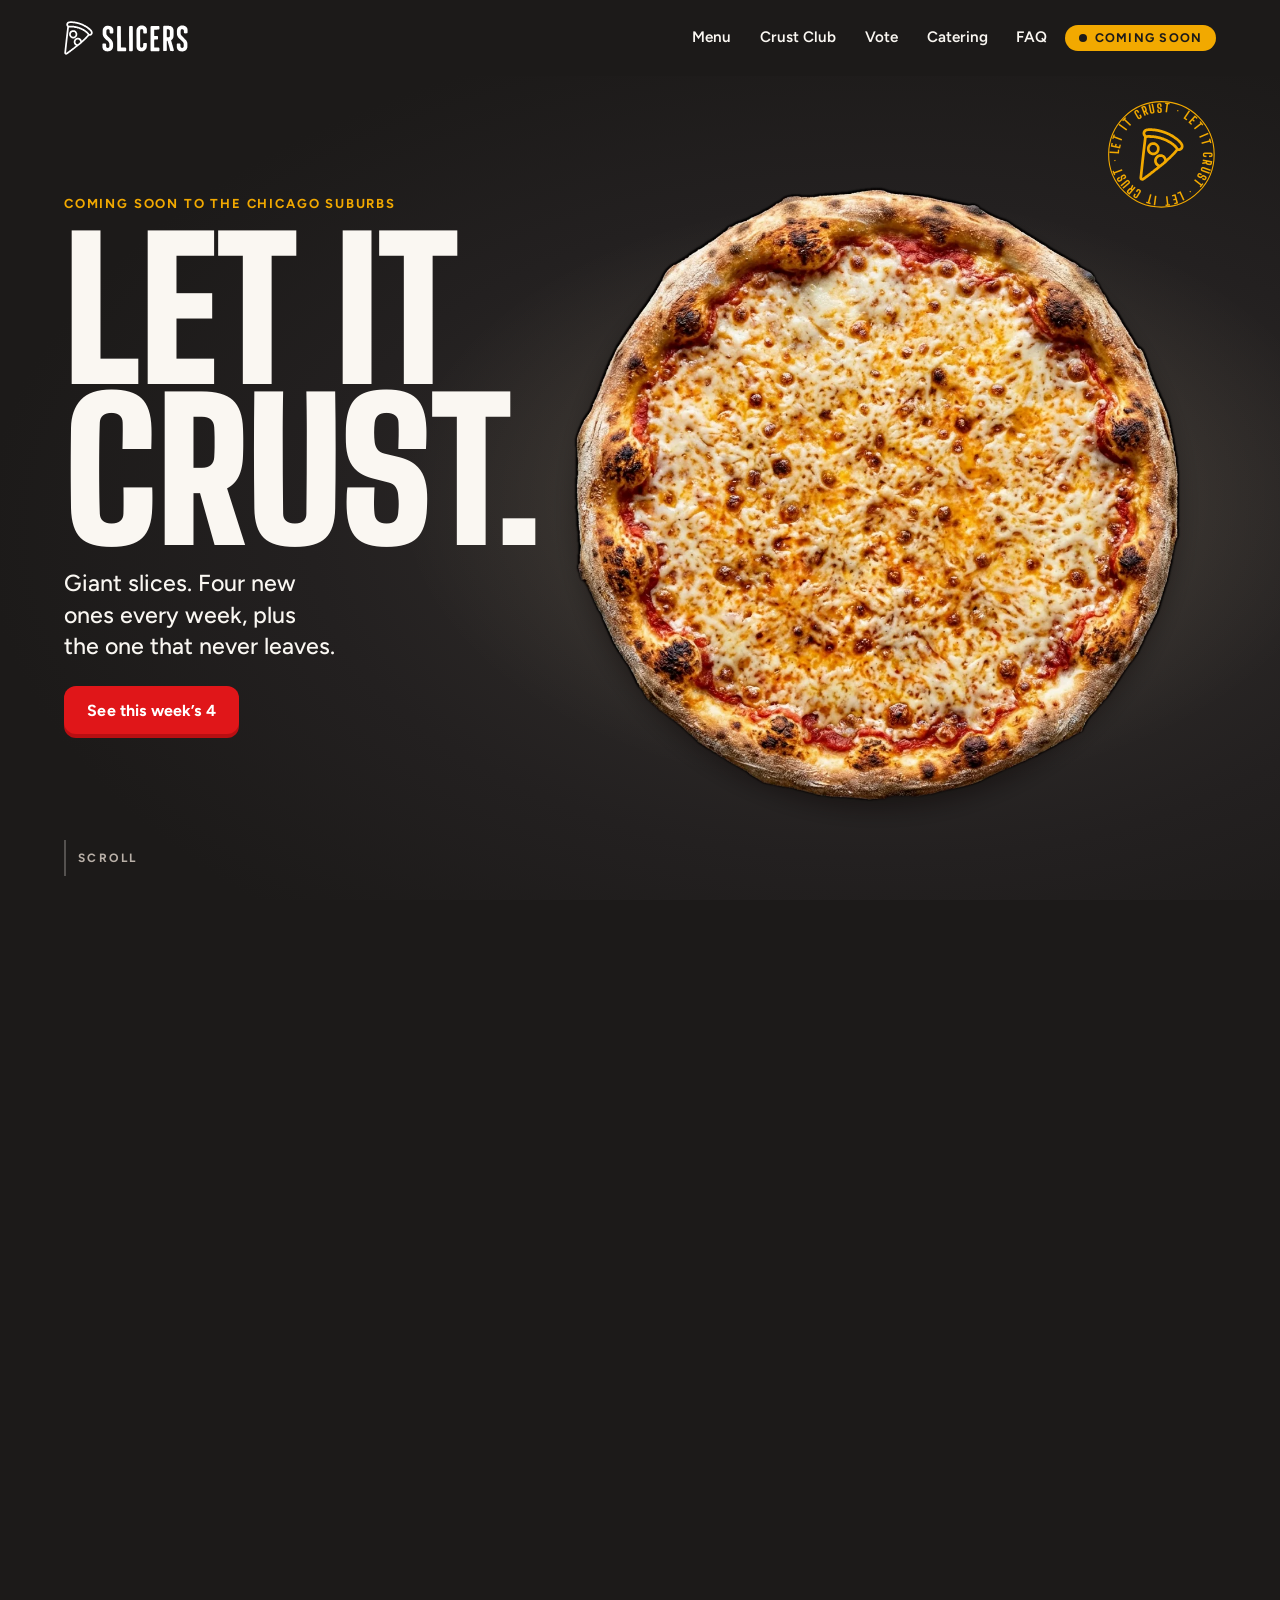
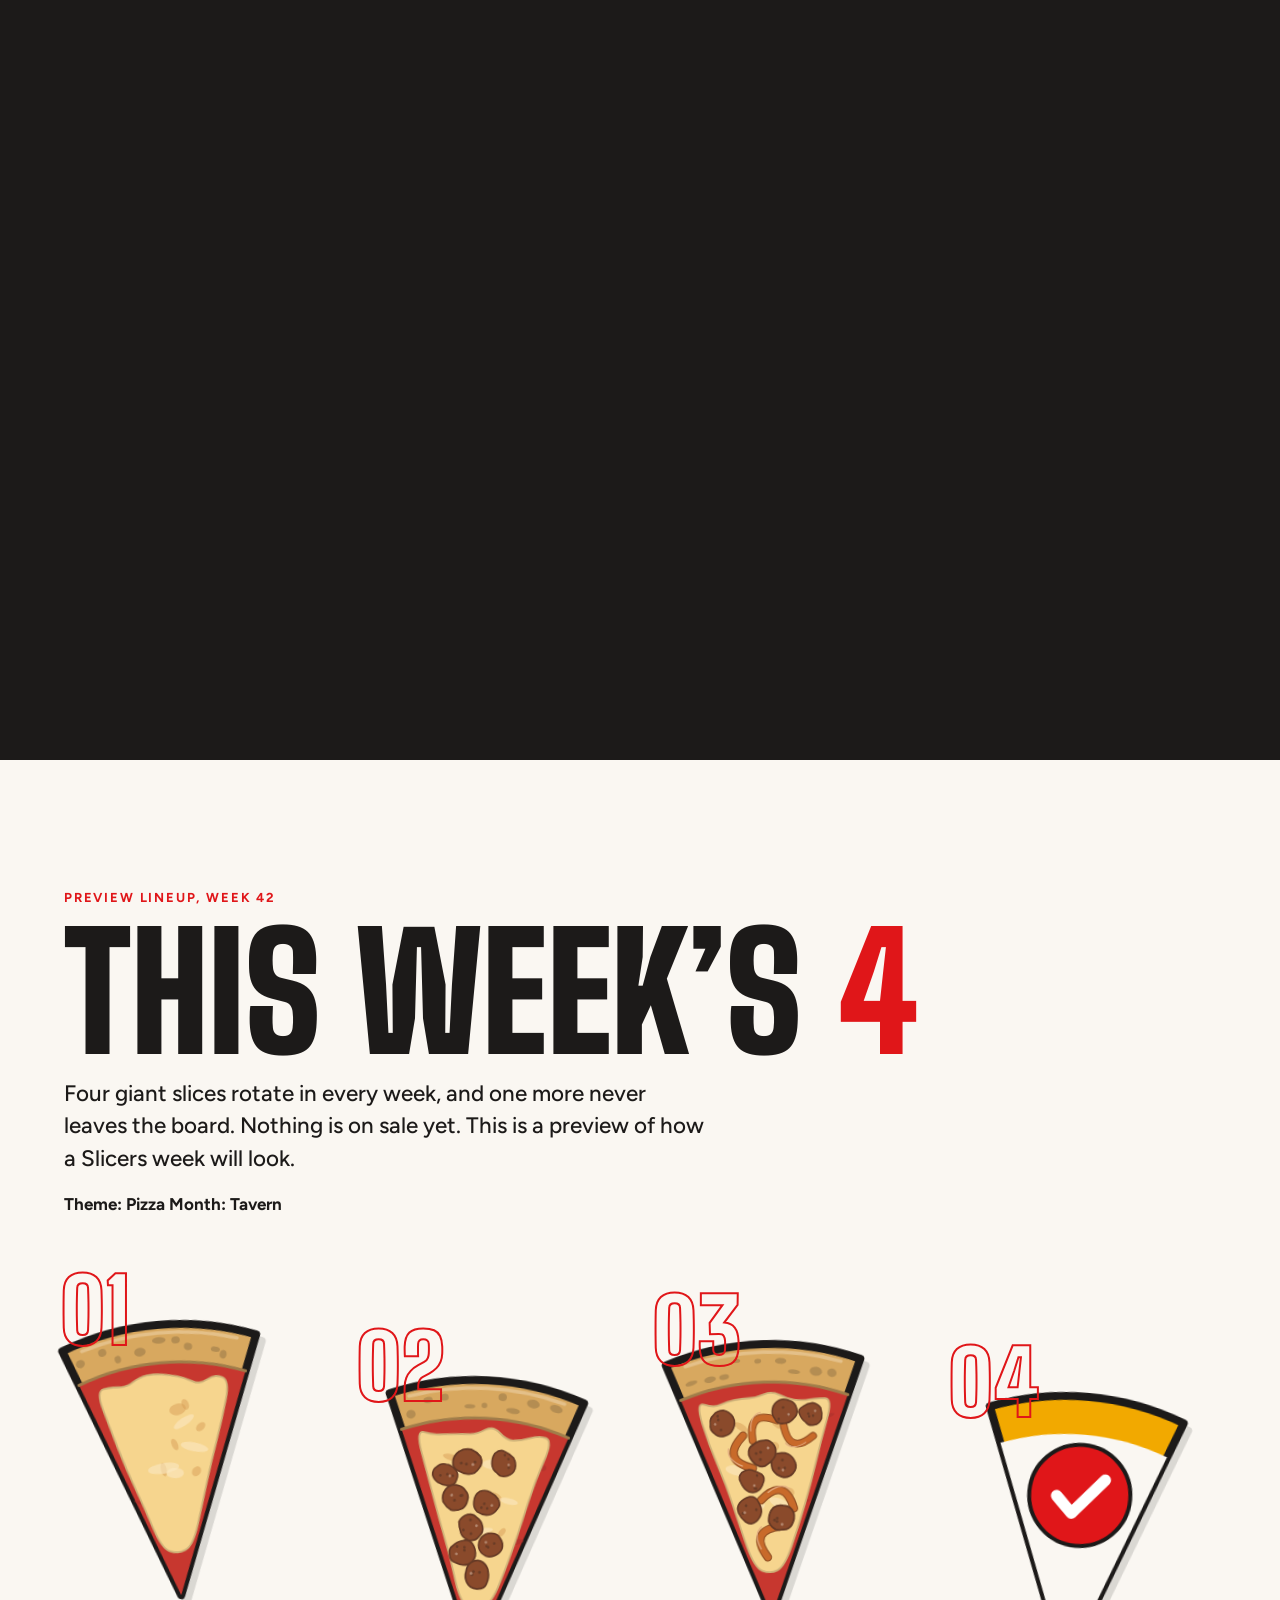
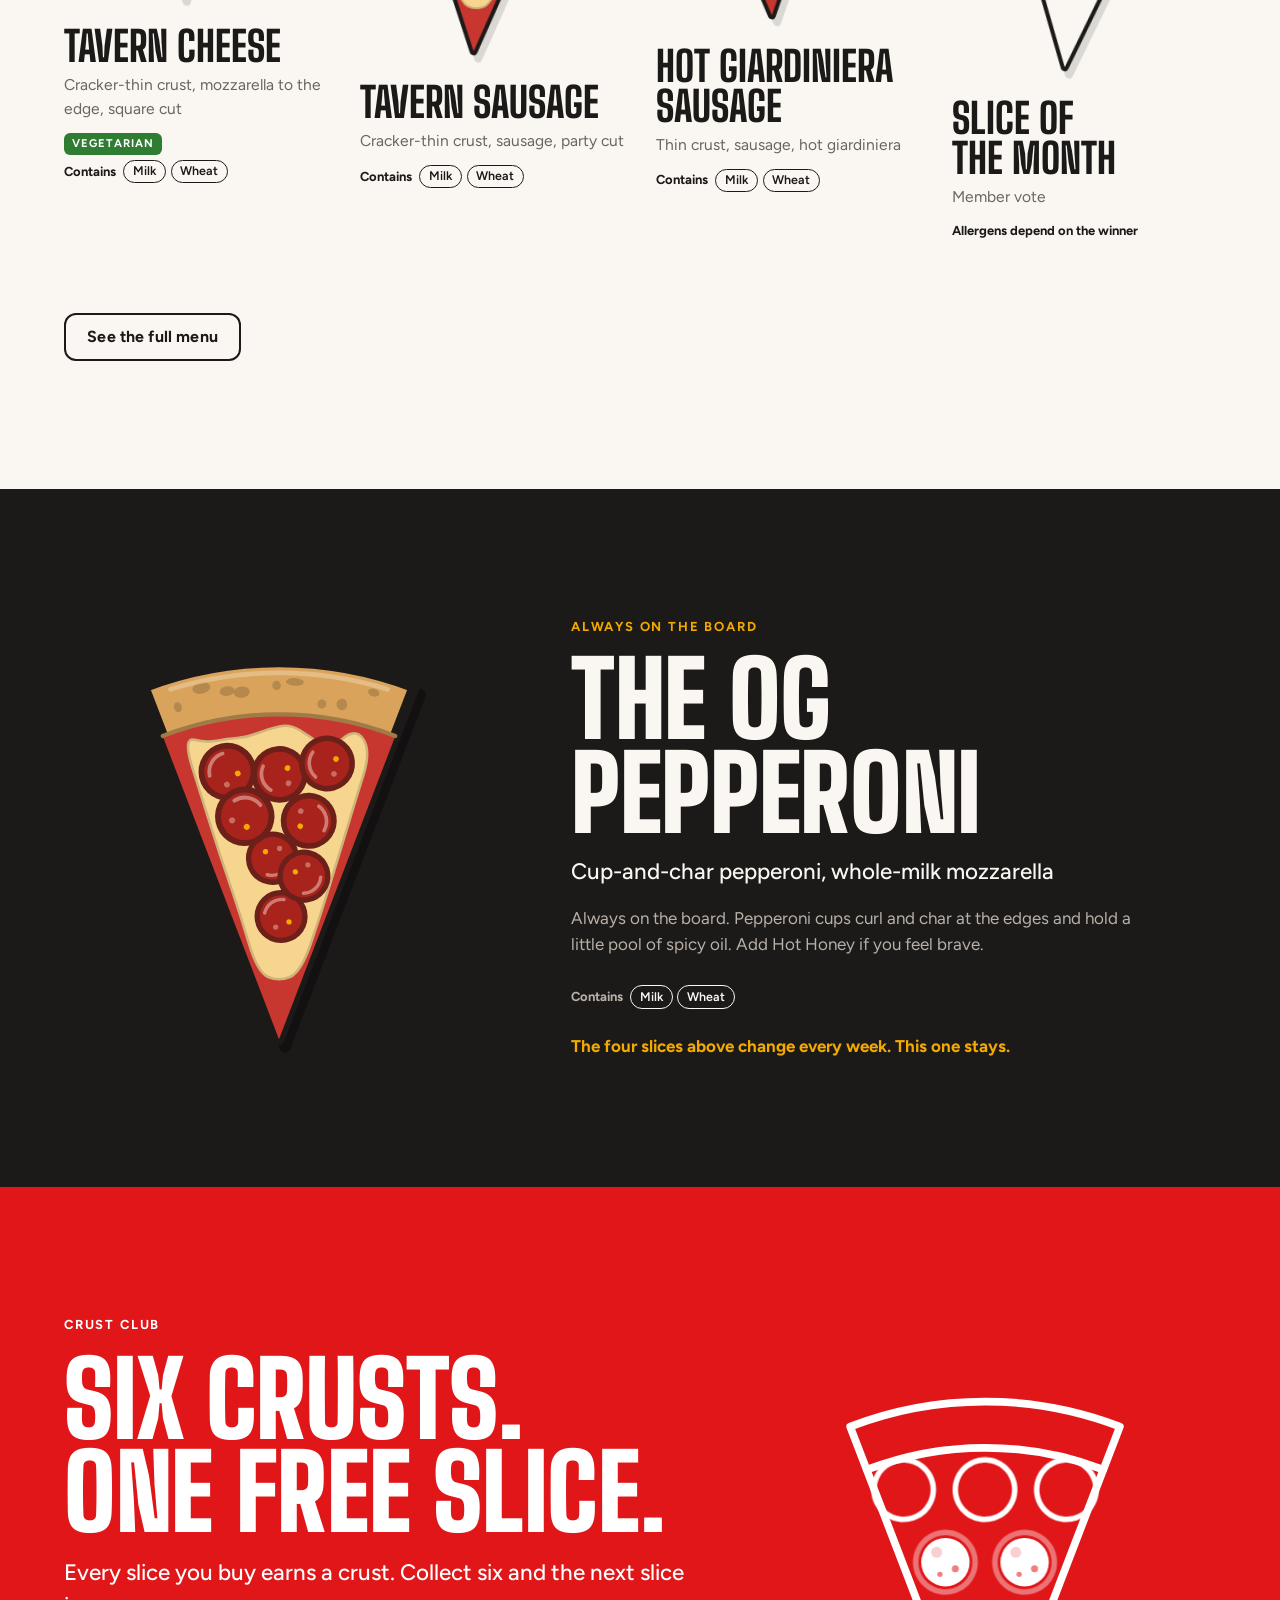
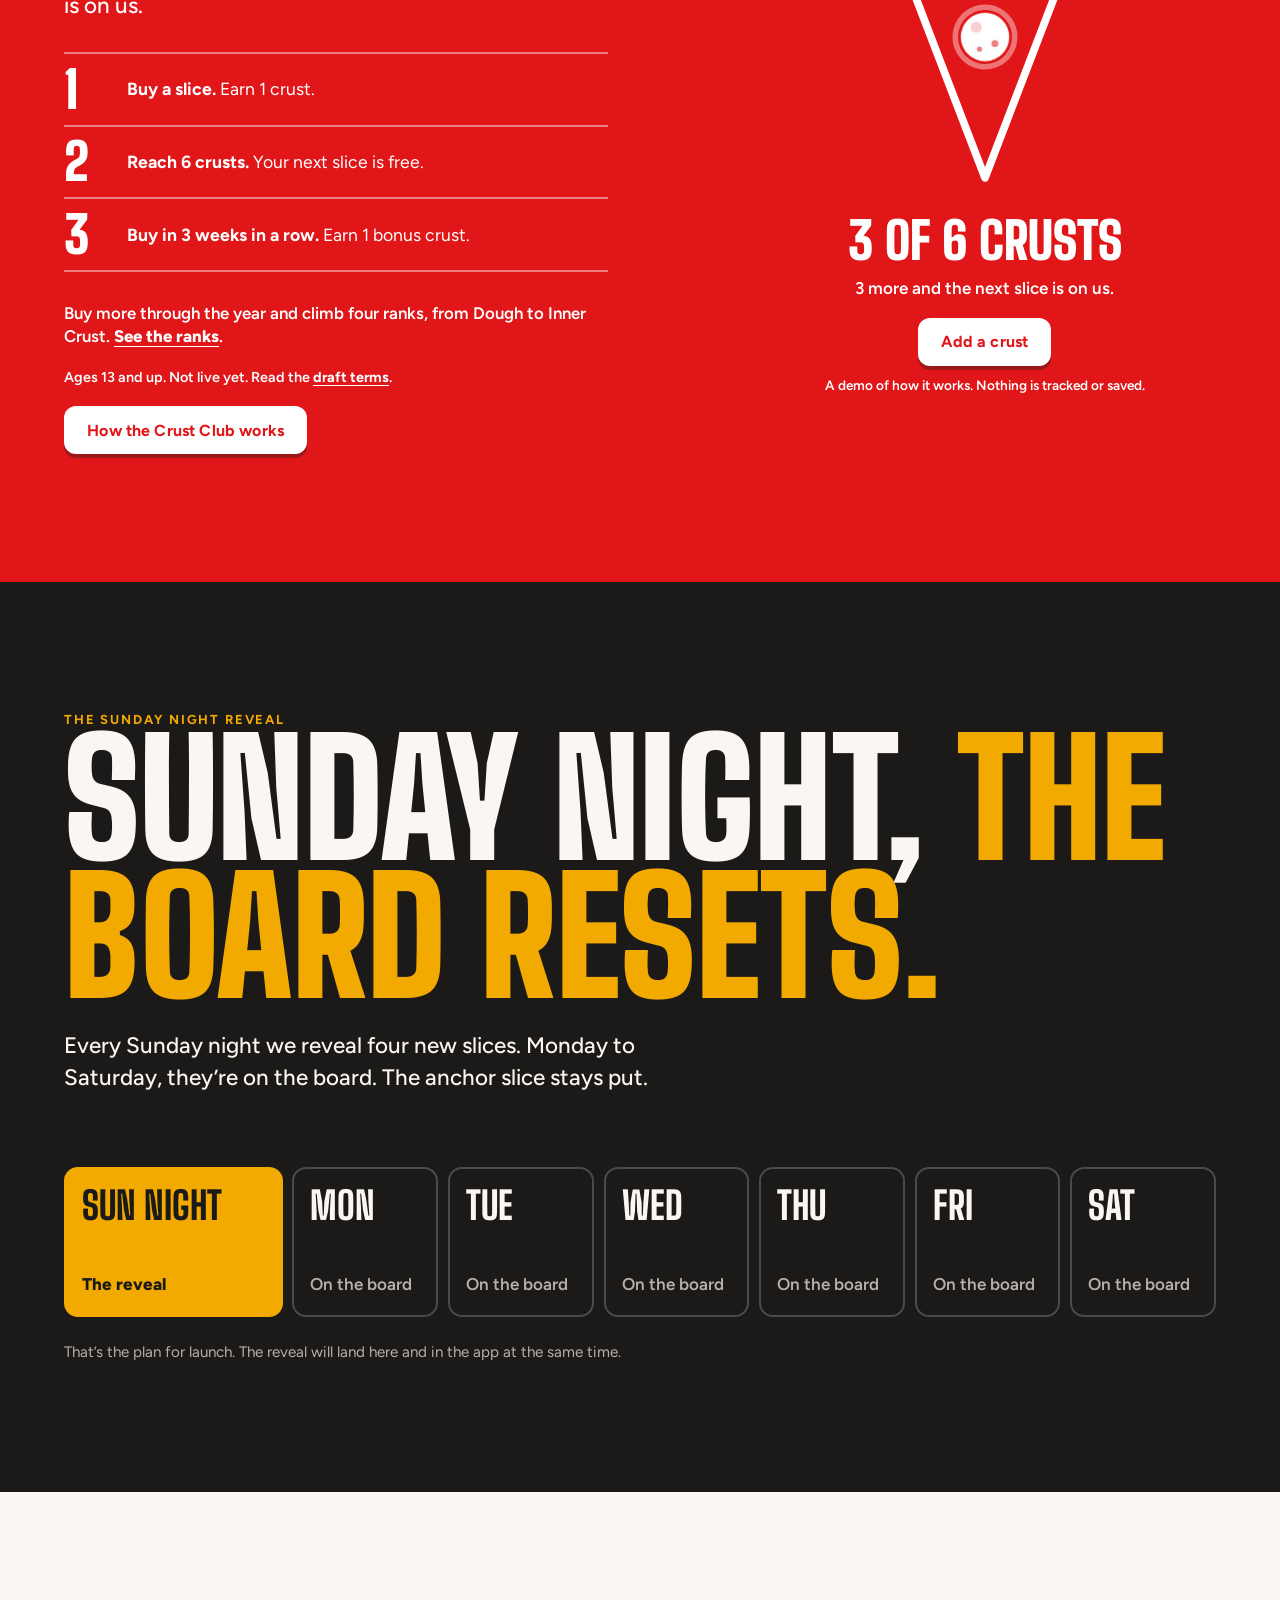
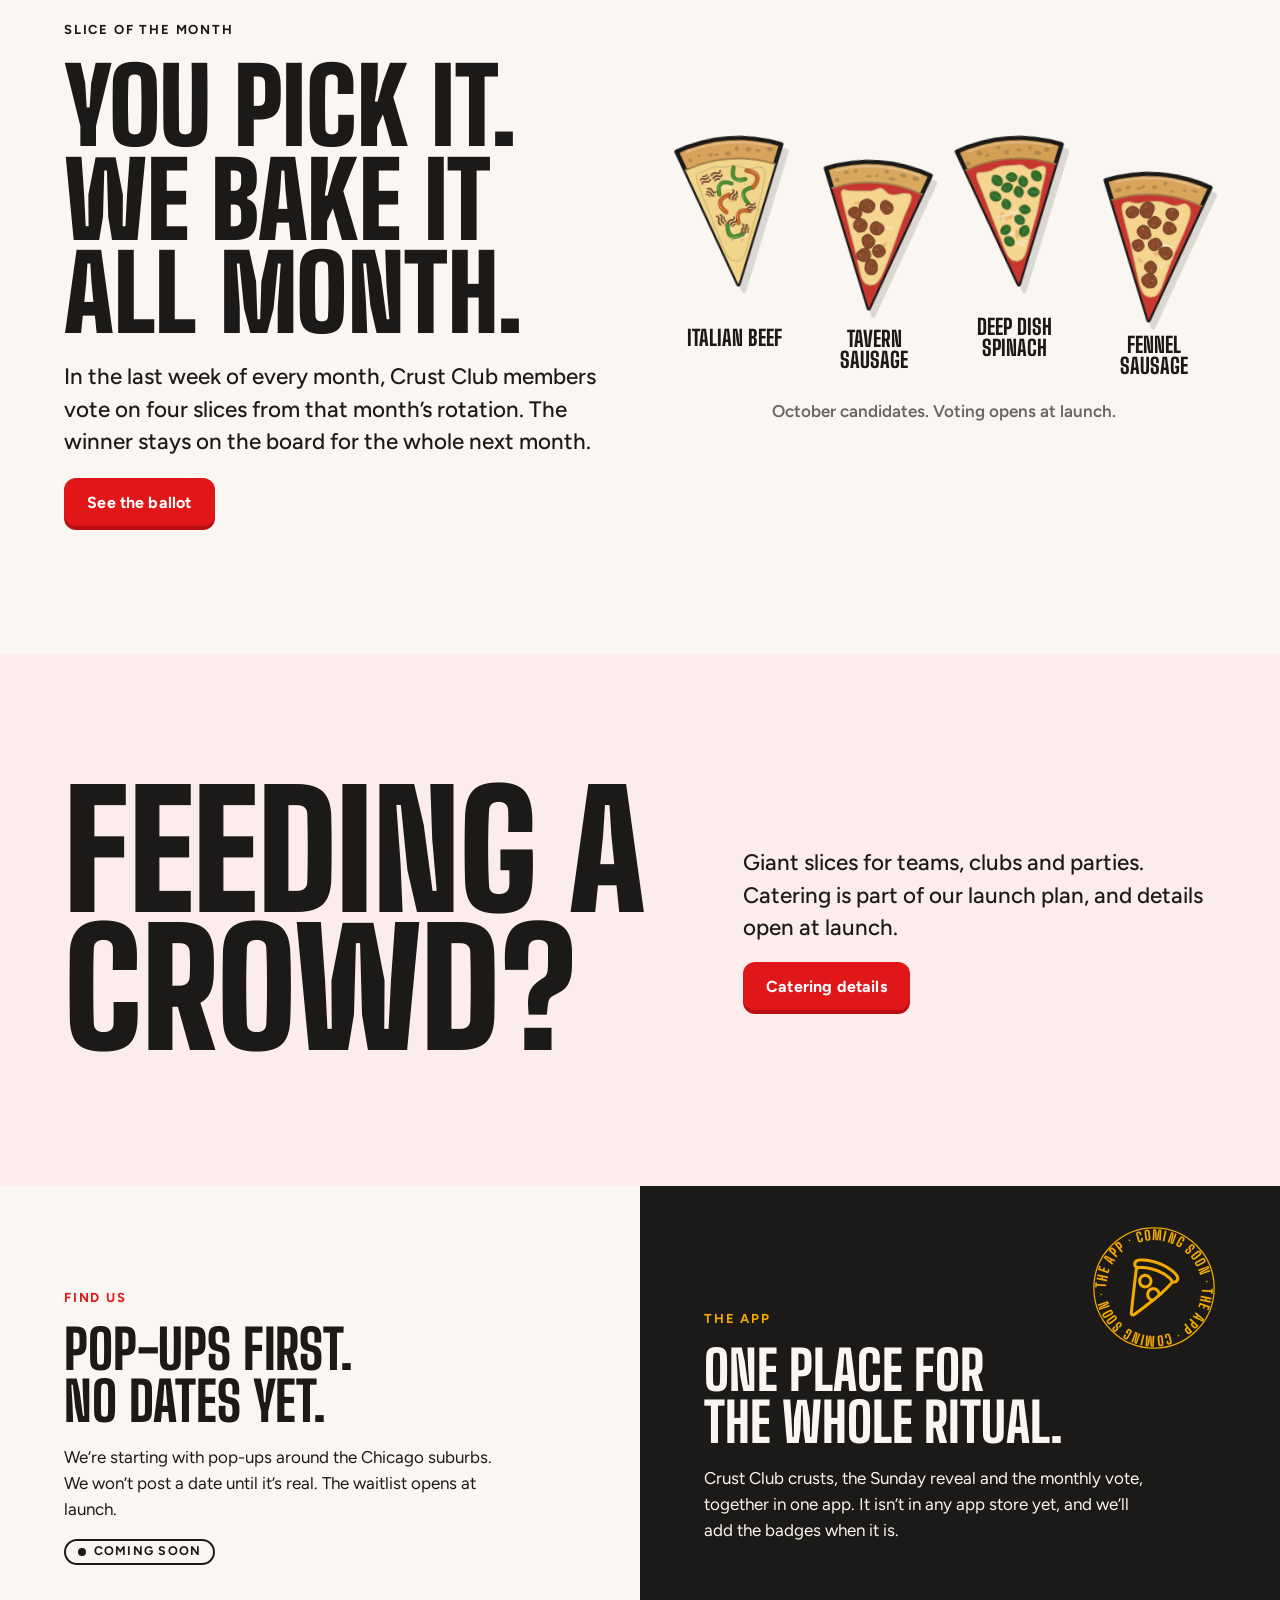
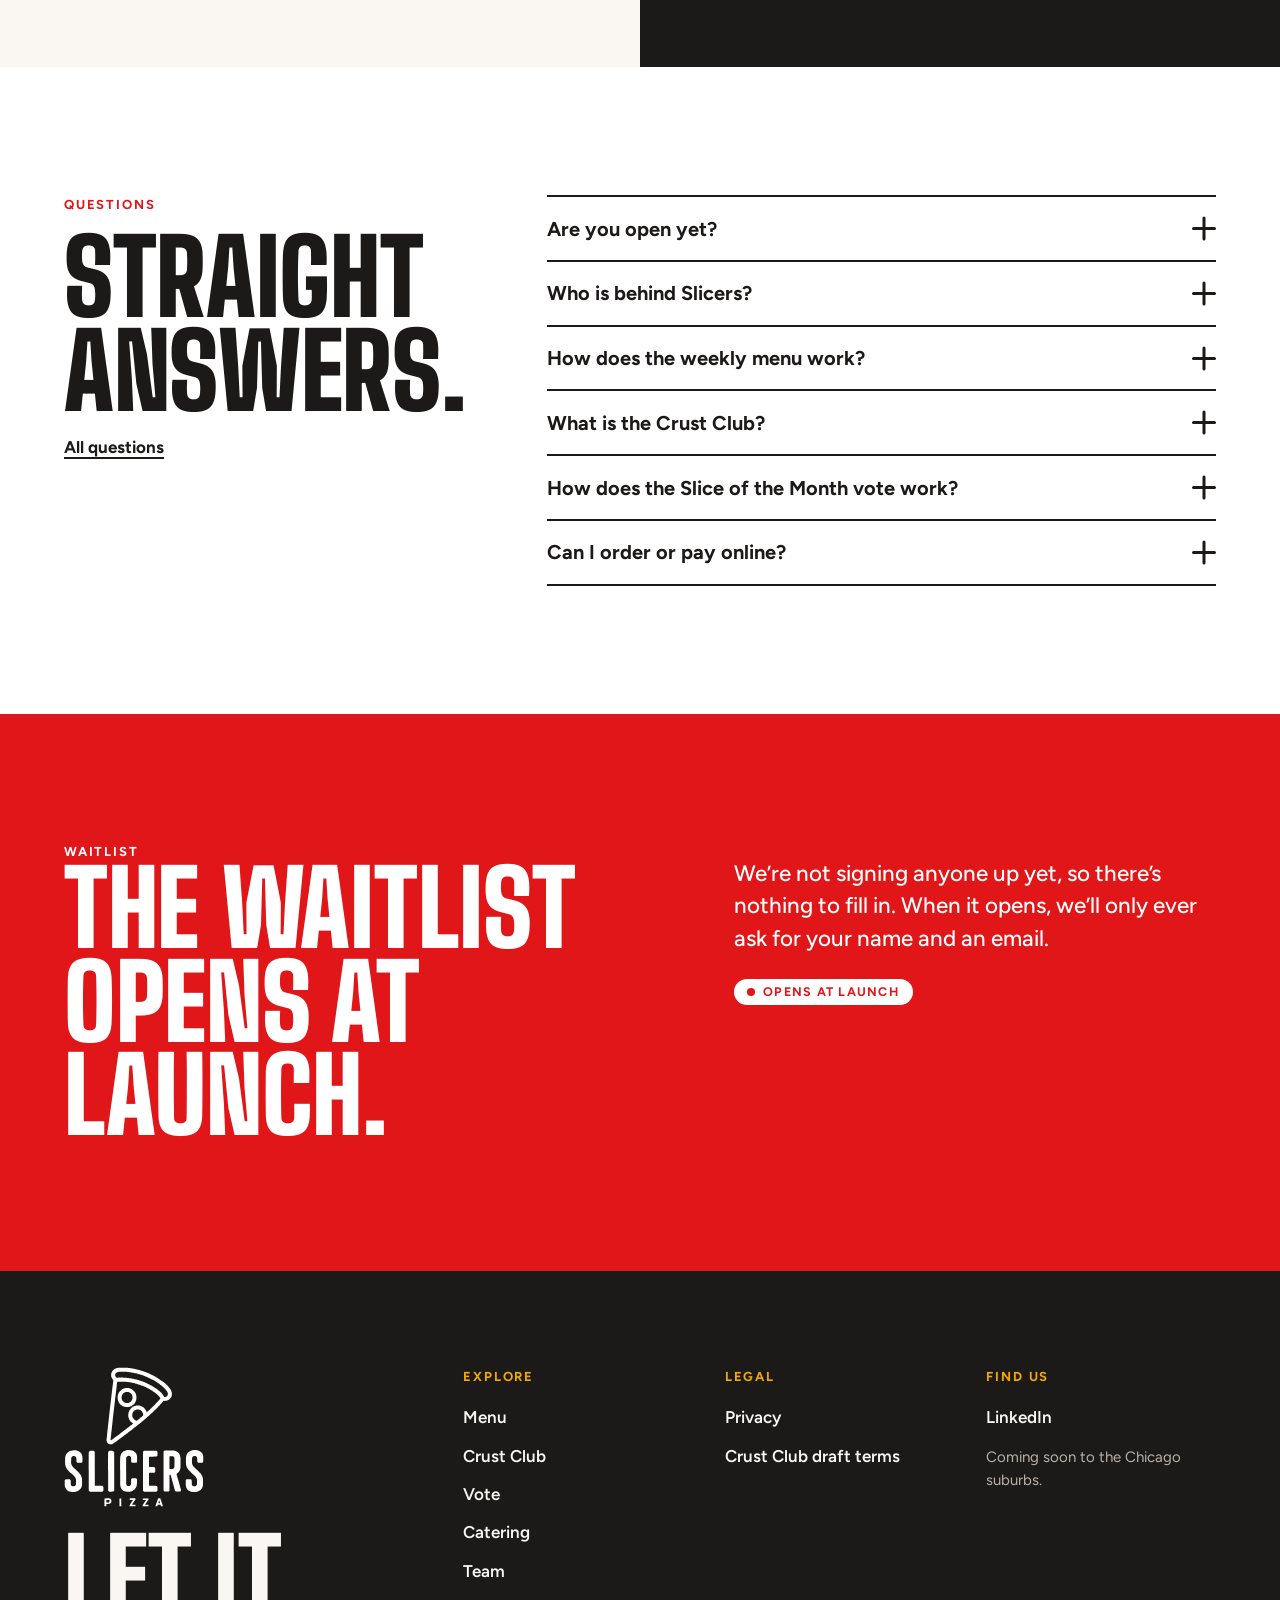
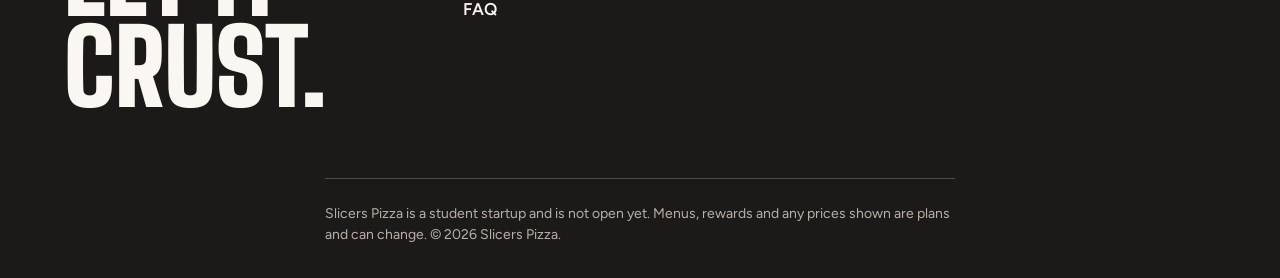
<file: index.html>
<!doctype html>
<html lang="en" class="no-js">
<head>
<meta charset="utf-8">

<meta name="viewport" content="width=device-width, initial-scale=1, viewport-fit=cover">
<title>Slicers Pizza | Let It Crust</title>
<meta name="description" content="Giant pizza slices, four new ones every week. Coming soon to the Chicago suburbs.">
<meta name="robots" content="noindex">
<meta name="theme-color" content="#1C1A19">
<link rel="canonical" href="https://loganholby-web.github.io/slicers-site/">
<link rel="icon" href="./favicon.svg" type="image/svg+xml">
<link rel="icon" href="./favicon-32.png" sizes="32x32" type="image/png">
<link rel="apple-touch-icon" href="./apple-touch-icon.png">
<meta property="og:type" content="website">
<meta property="og:site_name" content="Slicers Pizza">
<meta property="og:title" content="Slicers Pizza | Let It Crust">
<meta property="og:description" content="Giant pizza slices, four new ones every week. Coming soon to the Chicago suburbs.">
<meta property="og:url" content="https://loganholby-web.github.io/slicers-site/">
<meta property="og:image" content="https://loganholby-web.github.io/slicers-site/og.png">
<meta property="og:image:width" content="1200">
<meta property="og:image:height" content="630">
<meta property="og:image:alt" content="Slicers Pizza logo and the line Let It Crust, next to a pepperoni pizza.">
<meta name="twitter:card" content="summary_large_image">
<link rel="preload" as="image" href="./img/pizza-bare-720.webp" imagesrcset="./img/pizza-bare-720.webp 720w, ./img/pizza-bare.webp 1200w" imagesizes="(min-width: 900px) min(54vw, 84vh), min(94vw, 46vh)" type="image/webp" fetchpriority="high" media="(prefers-reduced-motion: no-preference)">
<script>(function(){var d=document.documentElement;d.classList.remove('no-js');d.classList.add('js');try{if(matchMedia('(prefers-reduced-motion: reduce)').matches)d.classList.add('reduced-motion');}catch(e){}})();</script>
  <script type="module" crossorigin src="./assets/main-DMcjPoi5.js"></script>
  <link rel="stylesheet" crossorigin href="./assets/style-DycqLgC7.css">
  <link rel="preload" as="font" type="font/woff2" href="./assets/big-shoulders-display-latin-wght-normal-Bn_gnr7w.woff2" crossorigin="">
  <link rel="preload" as="font" type="font/woff2" href="./assets/figtree-latin-wght-normal-D_ZTVpCC.woff2" crossorigin="">
</head>
<body class="page-home has-hero">
<!-- lineup: week 42 -->
<a class="skip-link" href="#main">Skip to content</a>
<header class="site-header" data-tone="dark" data-header>
<div class="site-header__bar">
<a class="brand" href="./" aria-label="Slicers Pizza, home">
<span class="brand__icon" aria-hidden="true"></span><span class="brand__word" aria-hidden="true"></span>
</a>
<nav class="primary-nav" aria-label="Primary"><ul><li><a href="./menu/">Menu</a></li><li><a href="./rewards/">Crust Club</a></li><li><a href="./vote/">Vote</a></li><li><a href="./catering/">Catering</a></li><li><a href="./faq/">FAQ</a></li></ul></nav>
<span class="status-pill site-header__cta">Coming soon</span>
<button class="menu-toggle" type="button" aria-expanded="false" aria-controls="mobile-menu" data-menu-toggle>
<span class="sr-only">Menu</span><span class="menu-toggle__bars" aria-hidden="true"></span>
</button>
</div>
<div class="mobile-menu" id="mobile-menu" data-mobile-menu data-tone="red" hidden>
<nav aria-label="Mobile"><ul><li style="--i:0"><a href="./menu/">Menu</a></li><li style="--i:1"><a href="./rewards/">Crust Club</a></li><li style="--i:2"><a href="./vote/">Vote</a></li><li style="--i:3"><a href="./catering/">Catering</a></li><li style="--i:4"><a href="./faq/">FAQ</a></li></ul></nav>
<p class="mobile-menu__note">Coming soon to the Chicago suburbs.<br>Let It Crust.</p>
</div>
</header>
<main id="main" tabindex="-1">
<section class="hero" id="top" data-hero data-tone="dark" aria-labelledby="hero-title">
<div class="hero__pin">
<div class="hero__stage" data-hero-stage data-beat="1">
<div class="hero__light" aria-hidden="true"></div>
<div class="hero__pizza" data-hero-pizza>
<img class="hero__img hero__img--bare" src="./img/pizza-bare.webp" srcset="img/pizza-bare-720.webp 720w, img/pizza-bare.webp 1200w" sizes="(min-width: 900px) min(54vw, 84vh), min(94vw, 46vh)" alt="" width="1200" height="1200" decoding="async" fetchpriority="high">
<img class="hero__img hero__img--done" src="./img/pizza-finished.webp" alt="A pepperoni pizza with melted cheese and a charred crust." width="1200" height="1200" decoding="async" loading="lazy">
</div>
<div class="hero__copy hero__copy--1">
<p class="eyebrow hero__rise" style="--i:0">Coming soon to the Chicago suburbs</p>
<h1 class="hero__title hero__rise" style="--i:1" id="hero-title">Let it crust.</h1>
<p class="hero__sub hero__rise" style="--i:2">Giant slices. Four new ones every week, plus the one that never leaves.</p>
<p class="hero__actions hero__rise" style="--i:3">
<a class="btn" href="#lineup">See this week’s 4</a>

</p>
</div>
<div class="hero__copy hero__copy--2" aria-hidden="true">
<p class="hero__beat-title">Cup. Char. Melt.</p>
<p class="hero__beat-sub">Pepperoni that curls at the edge and crisps. Cheese that stretches.</p>
</div>
<div class="hero__copy hero__copy--3" aria-hidden="true">
<p class="hero__beat-title">Cut it in four.</p>
<p class="hero__beat-sub">Four giant slices that change every week.</p>
</div>
<div class="hero__stamp"><span class="stamp" aria-hidden="true">
<svg class="stamp__svg" viewBox="0 0 200 200" focusable="false">
<defs><path id="stamp-hero" d="M100 100m-77 0a77 77 0 1 1 154 0a77 77 0 1 1-154 0"/></defs>
<circle class="stamp__ring" cx="100" cy="100" r="97"/>
<text class="stamp__text"><textPath href="#stamp-hero" textLength="476" lengthAdjust="spacing">LET IT CRUST · LET IT CRUST · LET IT CRUST · </textPath></text>
</svg>
<span class="stamp__icon"></span>
</span></div>
<p class="hero__cue" aria-hidden="true"><span class="hero__cue-line"></span>Scroll</p>
</div>
</div>
</section><section class="section lineup" id="lineup" data-tone="light" aria-labelledby="lineup-title">
<div class="wrap">
<header class="lineup__head">
<p class="eyebrow">Preview lineup, week 42</p>
<h2 class="display-xl" id="lineup-title">This week’s <span class="display-xl__num">4</span></h2>
<p class="lead">Four giant slices rotate in every week, and one more never leaves the board. Nothing is on sale yet. This is a preview of how a Slicers week will look.</p>
<p class="lineup__theme">Theme: Pizza Month: Tavern</p>

</header>
<ol class="lineup__list"><li class="slot" style="--i:0" data-reveal>
<span class="slot__num" aria-hidden="true">01</span>
<div class="slot__art"><svg class="slice-art" viewBox="0 0 200 272" aria-hidden="true" focusable="false"><path d="M100 262L15.4 41.7A236 236 0 0 1 184.6 41.7Z" fill="#D8A85F" stroke="#1C1A19" stroke-width="7" stroke-linejoin="round"/><path d="M100 262L27.3 72.5A203 203 0 0 1 172.7 72.5Z" fill="#C7372F"/><ellipse cx="75" cy="180" rx="9.3" ry="1.7" fill="#a8322b" opacity=".55" transform="rotate(19.4 75 180)"/><ellipse cx="69.5" cy="130.6" rx="5.5" ry="3.2" fill="#a8322b" opacity=".55" transform="rotate(20.2 69.5 130.6)"/><ellipse cx="79.7" cy="178.5" rx="8.9" ry="2.9" fill="#a8322b" opacity=".55" transform="rotate(22.3 79.7 178.5)"/><path d="M93.3 223Q86.7 220.1 80.8 202Q74.9 184 68.3 166.1Q61.7 148.3 56.3 130.1Q50.9 111.8 46.3 95.5Q41.7 79.2 48.2 77.8Q54.6 76.5 61.4 77.2Q68.1 78 74.2 73.9Q80.2 69.9 86.8 69Q93.4 68.2 100 69.3Q106.6 70.4 113 72Q119.4 73.6 125.4 77.3Q131.3 81.1 138.8 77Q146.3 72.9 152.2 76.3Q158.1 79.6 153.5 95.7Q148.9 111.8 142.7 129.7Q136.4 147.7 130.8 165.8Q125.3 184 119.6 202.1Q113.9 220.3 106.9 223.1Q100 226 93.3 223Z" fill="#F6D58E" stroke="#cfb379" stroke-width="1.6" stroke-linejoin="round"/><ellipse cx="94.4" cy="151.8" rx="6" ry="2.5" fill="#d79d55" opacity=".5" transform="rotate(81.3 94.4 151.8)"/><ellipse cx="105.8" cy="131" rx="5.3" ry="2.6" fill="#d79d55" opacity=".5" transform="rotate(69.4 105.8 131)"/><ellipse cx="117.9" cy="97" rx="3" ry="4.8" fill="#d79d55" opacity=".5" transform="rotate(163.2 117.9 97)"/><ellipse cx="110.9" cy="100.7" rx="7.3" ry="5" fill="#d79d55" opacity=".5" transform="rotate(170.4 110.9 100.7)"/><ellipse cx="129.6" cy="117.5" rx="4.7" ry="3.1" fill="#d79d55" opacity=".5" transform="rotate(142.7 129.6 117.5)"/><ellipse cx="122.6" cy="155.8" rx="4.6" ry="3.6" fill="#d79d55" opacity=".5" transform="rotate(132.5 122.6 155.8)"/><ellipse cx="115.4" cy="111.9" rx="10.3" ry="3.4" fill="#fbe8c2" opacity=".6" transform="rotate(-29.5 115.4 111.9)"/><ellipse cx="94.3" cy="150.8" rx="13.6" ry="4.6" fill="#fbe8c2" opacity=".6" transform="rotate(-4.7 94.3 150.8)"/><ellipse cx="122.7" cy="134.6" rx="12.1" ry="3.9" fill="#fbe8c2" opacity=".6" transform="rotate(15.9 122.7 134.6)"/><ellipse cx="104" cy="155.7" rx="7.6" ry="4.5" fill="#fbe8c2" opacity=".6" transform="rotate(4 104 155.7)"/><path d="M27.3 72.5A203 203 0 0 1 172.7 72.5" fill="none" stroke="#a07d4a" stroke-width="2.6" stroke-linecap="round"/><ellipse cx="30.1" cy="54.2" rx="4" ry="3.5" fill="#9c7b49" opacity=".6" transform="rotate(-18.6 30.1 54.2)"/><ellipse cx="49.9" cy="46.1" rx="3.6" ry="3.4" fill="#9c7b49" opacity=".6" transform="rotate(-13.1 49.9 46.1)"/><ellipse cx="62.9" cy="53.1" rx="2.8" ry="3.2" fill="#9c7b49" opacity=".6" transform="rotate(-10.1 62.9 53.1)"/><ellipse cx="82.6" cy="48.3" rx="5" ry="3.8" fill="#9c7b49" opacity=".6" transform="rotate(-4.7 82.6 48.3)"/><ellipse cx="99.8" cy="39.5" rx="5.9" ry="2.8" fill="#9c7b49" opacity=".6" transform="rotate(-0.1 99.8 39.5)"/><ellipse cx="114.4" cy="40.4" rx="3.7" ry="3" fill="#9c7b49" opacity=".6" transform="rotate(3.7 114.4 40.4)"/><ellipse cx="124.7" cy="47" rx="3.6" ry="3.2" fill="#9c7b49" opacity=".6" transform="rotate(6.6 124.7 47)"/><ellipse cx="148.2" cy="51.5" rx="4" ry="2.3" fill="#9c7b49" opacity=".6" transform="rotate(12.9 148.2 51.5)"/><ellipse cx="154.5" cy="56.5" rx="3" ry="3.7" fill="#9c7b49" opacity=".6" transform="rotate(14.8 154.5 56.5)"/><path d="M32.2 43.3A229 229 0 0 1 167.8 43.3" fill="none" stroke="#e8c897" stroke-width="3" stroke-linecap="round" opacity=".75"/></svg></div>
<h3 class="slot__name">Tavern Cheese</h3>
<p class="slot__tag">Cracker-thin crust, mozzarella to the edge, square cut</p>
<div class="meta">
<span class="tag tag--veg">Vegetarian</span>
<p class="allergens"><span class="allergens__label">Contains</span><span class="chip">Milk</span><span class="chip">Wheat</span></p>
</div>
</li><li class="slot" style="--i:1" data-reveal>
<span class="slot__num" aria-hidden="true">02</span>
<div class="slot__art"><svg class="slice-art" viewBox="0 0 200 272" aria-hidden="true" focusable="false"><path d="M100 262L15.4 41.7A236 236 0 0 1 184.6 41.7Z" fill="#D8A85F" stroke="#1C1A19" stroke-width="7" stroke-linejoin="round"/><path d="M100 262L27.3 72.5A203 203 0 0 1 172.7 72.5Z" fill="#C7372F"/><ellipse cx="150.7" cy="99.9" rx="4.1" ry="2.7" fill="#a8322b" opacity=".55" transform="rotate(-4.1 150.7 99.9)"/><ellipse cx="74.3" cy="145.6" rx="4.1" ry="3" fill="#a8322b" opacity=".55" transform="rotate(19.8 74.3 145.6)"/><ellipse cx="131.1" cy="165.4" rx="7.5" ry="2.5" fill="#a8322b" opacity=".55" transform="rotate(-12.7 131.1 165.4)"/><path d="M93 223.1Q86.1 220.3 81.1 201.9Q76.2 183.5 69.9 165.6Q63.7 147.6 58 129.5Q52.2 111.4 45.9 91.9Q39.5 72.3 47 74Q54.4 75.7 61 75.2Q67.6 74.8 74.1 74.3Q80.6 73.9 87.1 73.6Q93.5 73.3 100.1 69.2Q106.8 65.1 112.9 71.3Q119 77.6 125.5 77.2Q132 76.9 139.3 74.4Q146.5 71.9 153 73.7Q159.4 75.5 152.6 93.2Q145.8 110.8 140.9 129.2Q136.1 147.6 130.9 165.8Q125.6 184.1 119.4 202.1Q113.1 220 106.6 223Q100 226 93 223.1Z" fill="#F6D58E" stroke="#cfb379" stroke-width="1.6" stroke-linejoin="round"/><ellipse cx="112.2" cy="126.9" rx="5.7" ry="3.1" fill="#d79d55" opacity=".5" transform="rotate(28.1 112.2 126.9)"/><ellipse cx="115.6" cy="105.3" rx="4.4" ry="3" fill="#d79d55" opacity=".5" transform="rotate(107.1 115.6 105.3)"/><ellipse cx="81.4" cy="124" rx="4.1" ry="3.4" fill="#d79d55" opacity=".5" transform="rotate(115.5 81.4 124)"/><ellipse cx="71.9" cy="94.7" rx="7.6" ry="2.7" fill="#d79d55" opacity=".5" transform="rotate(11.8 71.9 94.7)"/><ellipse cx="119.1" cy="157.5" rx="4.3" ry="2.4" fill="#d79d55" opacity=".5" transform="rotate(125.7 119.1 157.5)"/><ellipse cx="73.2" cy="110.3" rx="4.3" ry="4.3" fill="#d79d55" opacity=".5" transform="rotate(2.3 73.2 110.3)"/><ellipse cx="123.7" cy="130.2" rx="8.1" ry="2.7" fill="#fbe8c2" opacity=".6" transform="rotate(10.3 123.7 130.2)"/><ellipse cx="75.7" cy="107.3" rx="12.5" ry="2.9" fill="#fbe8c2" opacity=".6" transform="rotate(-19.9 75.7 107.3)"/><ellipse cx="109.7" cy="98.9" rx="10.7" ry="4.5" fill="#fbe8c2" opacity=".6" transform="rotate(-0.9 109.7 98.9)"/><ellipse cx="100.8" cy="157.5" rx="10.6" ry="2.6" fill="#fbe8c2" opacity=".6" transform="rotate(-12.8 100.8 157.5)"/><g transform="translate(117.3 97.5) rotate(148.3) scale(11.2)"><path d="M0.8 -0.4Q1 0 0.8 0.4Q0.6 0.8 0.2 1Q-0.3 1.1 -0.5 0.8Q-0.8 0.4 -0.9 0Q-0.9 -0.5 -0.6 -0.8Q-0.3 -1.1 0.2 -1Q0.7 -0.9 0.8 -0.4Z" fill="#8A4A2B" stroke="#643925" stroke-width=".12"/><circle cx="-0.4" cy="0.5" r="0.1" fill="#693c26"/><circle cx="-0.5" cy="0.1" r="0.1" fill="#693c26"/><circle cx="-0.2" cy="-0.5" r="0.1" fill="#693c26"/><circle cx="-0.3" cy="-0.3" r="0.1" fill="#b3876f"/></g><g transform="translate(104.7 132.6) rotate(158.2) scale(11.5)"><path d="M0.9 -0.4Q1.1 0 0.9 0.4Q0.7 0.9 0.2 1Q-0.2 1 -0.5 0.7Q-0.8 0.4 -0.9 0Q-1 -0.5 -0.6 -0.7Q-0.2 -1 0.2 -0.9Q0.6 -0.8 0.9 -0.4Z" fill="#8A4A2B" stroke="#643925" stroke-width=".12"/><circle cx="0.2" cy="0" r="0.1" fill="#693c26"/><circle cx="0.1" cy="-0.4" r="0.1" fill="#693c26"/><circle cx="0.5" cy="-0.2" r="0.1" fill="#693c26"/><circle cx="-0.3" cy="-0.3" r="0.1" fill="#b3876f"/></g><g transform="translate(91.8 154) rotate(122) scale(12)"><path d="M0.9 -0.4Q1 0 0.8 0.3Q0.5 0.7 0.2 0.9Q-0.2 1 -0.6 0.7Q-0.9 0.4 -0.8 0Q-0.8 -0.4 -0.5 -0.7Q-0.2 -1 0.2 -0.9Q0.7 -0.9 0.9 -0.4Z" fill="#8A4A2B" stroke="#643925" stroke-width=".12"/><circle cx="0.5" cy="0.3" r="0.1" fill="#693c26"/><circle cx="0.4" cy="-0.3" r="0.1" fill="#693c26"/><circle cx="-0.4" cy="0.3" r="0.1" fill="#693c26"/><circle cx="-0.3" cy="-0.3" r="0.1" fill="#b3876f"/></g><g transform="translate(85.8 98.1) rotate(154.4) scale(12.6)"><path d="M0.8 -0.3Q1.1 0 0.9 0.4Q0.7 0.8 0.2 0.9Q-0.2 1 -0.6 0.7Q-0.9 0.4 -1 0Q-1 -0.5 -0.6 -0.7Q-0.2 -1 0.2 -0.8Q0.5 -0.7 0.8 -0.3Z" fill="#8A4A2B" stroke="#643925" stroke-width=".12"/><circle cx="0.4" cy="0.1" r="0.1" fill="#693c26"/><circle cx="-0.5" cy="-0.2" r="0.1" fill="#693c26"/><circle cx="0.1" cy="-0.1" r="0.1" fill="#693c26"/><circle cx="-0.3" cy="-0.3" r="0.1" fill="#b3876f"/></g><g transform="translate(66.6 109.8) rotate(146.9) scale(11.5)"><path d="M0.7 -0.3Q0.9 0 0.8 0.4Q0.6 0.8 0.2 0.8Q-0.2 0.9 -0.5 0.6Q-0.8 0.4 -0.9 -0.1Q-1 -0.5 -0.6 -0.8Q-0.3 -1.1 0.1 -0.9Q0.5 -0.7 0.7 -0.3Z" fill="#8A4A2B" stroke="#643925" stroke-width=".12"/><circle cx="-0.2" cy="-0.1" r="0.1" fill="#693c26"/><circle cx="-0.5" cy="-0.4" r="0.1" fill="#693c26"/><circle cx="0.3" cy="0.1" r="0.1" fill="#693c26"/><circle cx="-0.3" cy="-0.3" r="0.1" fill="#b3876f"/></g><g transform="translate(99.6 194.9) rotate(319.3) scale(12.8)"><path d="M0.8 -0.4Q0.9 0 0.7 0.3Q0.5 0.7 0.1 0.9Q-0.2 1.1 -0.6 0.8Q-1 0.5 -0.9 0Q-0.8 -0.4 -0.5 -0.6Q-0.2 -0.9 0.2 -0.9Q0.7 -0.8 0.8 -0.4Z" fill="#8A4A2B" stroke="#643925" stroke-width=".12"/><circle cx="0.2" cy="0" r="0.1" fill="#693c26"/><circle cx="-0.3" cy="-0.2" r="0.1" fill="#693c26"/><circle cx="-0.1" cy="-0.3" r="0.1" fill="#693c26"/><circle cx="-0.3" cy="-0.3" r="0.1" fill="#b3876f"/></g><g transform="translate(85.3 176.4) rotate(294.6) scale(11.9)"><path d="M0.8 -0.3Q1.1 0 0.9 0.4Q0.7 0.8 0.2 1Q-0.2 1.1 -0.6 0.8Q-0.9 0.5 -0.9 0Q-1 -0.5 -0.6 -0.7Q-0.2 -1 0.1 -0.8Q0.5 -0.7 0.8 -0.3Z" fill="#8A4A2B" stroke="#643925" stroke-width=".12"/><circle cx="0.2" cy="-0.5" r="0.1" fill="#693c26"/><circle cx="0.2" cy="0.1" r="0.1" fill="#693c26"/><circle cx="0.4" cy="0" r="0.1" fill="#693c26"/><circle cx="-0.3" cy="-0.3" r="0.1" fill="#b3876f"/></g><g transform="translate(78.5 129.8) rotate(342.3) scale(12.4)"><path d="M0.7 -0.4Q0.9 0 0.7 0.3Q0.5 0.7 0.2 0.8Q-0.2 0.9 -0.6 0.7Q-0.9 0.4 -1 0Q-1 -0.5 -0.6 -0.8Q-0.2 -1.1 0.2 -0.9Q0.6 -0.7 0.7 -0.4Z" fill="#8A4A2B" stroke="#643925" stroke-width=".12"/><circle cx="0.3" cy="-0.1" r="0.1" fill="#693c26"/><circle cx="-0.2" cy="0.1" r="0.1" fill="#693c26"/><circle cx="0.4" cy="-0.1" r="0.1" fill="#693c26"/><circle cx="-0.3" cy="-0.3" r="0.1" fill="#b3876f"/></g><g transform="translate(109.9 169.4) rotate(346.5) scale(11.6)"><path d="M0.8 -0.4Q1 0 0.8 0.4Q0.6 0.7 0.2 0.8Q-0.2 0.9 -0.5 0.7Q-0.9 0.4 -0.9 0Q-0.9 -0.4 -0.6 -0.7Q-0.2 -1 0.2 -0.9Q0.7 -0.8 0.8 -0.4Z" fill="#8A4A2B" stroke="#643925" stroke-width=".12"/><circle cx="0.3" cy="-0.1" r="0.1" fill="#693c26"/><circle cx="-0.3" cy="0" r="0.1" fill="#693c26"/><circle cx="-0.2" cy="0.1" r="0.1" fill="#693c26"/><circle cx="-0.3" cy="-0.3" r="0.1" fill="#b3876f"/></g><path d="M27.3 72.5A203 203 0 0 1 172.7 72.5" fill="none" stroke="#a07d4a" stroke-width="2.6" stroke-linecap="round"/><ellipse cx="34.8" cy="59" rx="4.1" ry="3.7" fill="#9c7b49" opacity=".6" transform="rotate(-17.8 34.8 59)"/><ellipse cx="49" cy="45.9" rx="4.1" ry="2.7" fill="#9c7b49" opacity=".6" transform="rotate(-13.3 49 45.9)"/><ellipse cx="63.4" cy="42.7" rx="3.4" ry="3" fill="#9c7b49" opacity=".6" transform="rotate(-9.5 63.4 42.7)"/><ellipse cx="85.6" cy="49.5" rx="4.7" ry="1.8" fill="#9c7b49" opacity=".6" transform="rotate(-3.9 85.6 49.5)"/><ellipse cx="98.2" cy="48.1" rx="2.5" ry="2.4" fill="#9c7b49" opacity=".6" transform="rotate(-0.5 98.2 48.1)"/><ellipse cx="113.7" cy="40.1" rx="3.7" ry="3.4" fill="#9c7b49" opacity=".6" transform="rotate(3.5 113.7 40.1)"/><ellipse cx="123.3" cy="51.6" rx="6" ry="2.5" fill="#9c7b49" opacity=".6" transform="rotate(6.3 123.3 51.6)"/><ellipse cx="140.6" cy="44.6" rx="5.6" ry="3.7" fill="#9c7b49" opacity=".6" transform="rotate(10.6 140.6 44.6)"/><ellipse cx="160.8" cy="48" rx="5.7" ry="3.3" fill="#9c7b49" opacity=".6" transform="rotate(15.9 160.8 48)"/><path d="M32.2 43.3A229 229 0 0 1 167.8 43.3" fill="none" stroke="#e8c897" stroke-width="3" stroke-linecap="round" opacity=".75"/></svg></div>
<h3 class="slot__name">Tavern Sausage</h3>
<p class="slot__tag">Cracker-thin crust, sausage, party cut</p>
<div class="meta">

<p class="allergens"><span class="allergens__label">Contains</span><span class="chip">Milk</span><span class="chip">Wheat</span></p>
</div>
</li><li class="slot" style="--i:2" data-reveal>
<span class="slot__num" aria-hidden="true">03</span>
<div class="slot__art"><svg class="slice-art" viewBox="0 0 200 272" aria-hidden="true" focusable="false"><path d="M100 262L15.4 41.7A236 236 0 0 1 184.6 41.7Z" fill="#D8A85F" stroke="#1C1A19" stroke-width="7" stroke-linejoin="round"/><path d="M100 262L27.3 72.5A203 203 0 0 1 172.7 72.5Z" fill="#C7372F"/><ellipse cx="129.7" cy="163.9" rx="6.6" ry="1.7" fill="#a8322b" opacity=".55" transform="rotate(-6.9 129.7 163.9)"/><ellipse cx="139.7" cy="97.3" rx="7.2" ry="3.2" fill="#a8322b" opacity=".55" transform="rotate(-13.6 139.7 97.3)"/><ellipse cx="152.5" cy="90.7" rx="8.2" ry="1.9" fill="#a8322b" opacity=".55" transform="rotate(-13.5 152.5 90.7)"/><path d="M93.2 223.1Q86.4 220.1 80.6 202.1Q74.8 184 69.6 165.7Q64.3 147.4 57.3 129.7Q50.4 112 45.2 93Q40.1 74 47.8 77.1Q55.5 80.1 61.6 77.5Q67.6 74.9 74 73.9Q80.5 72.9 87 72.6Q93.5 72.4 100.1 69.7Q106.7 67 113 70.5Q119.4 74.1 125.8 75.3Q132.1 76.5 139 75.5Q145.9 74.5 152.7 75Q159.5 75.4 153.7 93.5Q148 111.5 143 129.8Q138 148.2 132.1 166.2Q126.2 184.3 119.4 202.1Q112.7 219.9 106.3 222.9Q100 226 93.2 223.1Z" fill="#F6D58E" stroke="#cfb379" stroke-width="1.6" stroke-linejoin="round"/><ellipse cx="119.1" cy="155.8" rx="4" ry="4.2" fill="#d79d55" opacity=".5" transform="rotate(127.7 119.1 155.8)"/><ellipse cx="110.7" cy="95.5" rx="6.4" ry="3.4" fill="#d79d55" opacity=".5" transform="rotate(42.2 110.7 95.5)"/><ellipse cx="79.1" cy="97.7" rx="6.3" ry="2.9" fill="#d79d55" opacity=".5" transform="rotate(35.2 79.1 97.7)"/><ellipse cx="107.3" cy="115.1" rx="4.2" ry="3.7" fill="#d79d55" opacity=".5" transform="rotate(16.7 107.3 115.1)"/><ellipse cx="120" cy="109.1" rx="5.1" ry="2.8" fill="#d79d55" opacity=".5" transform="rotate(63.7 120 109.1)"/><ellipse cx="112" cy="183.4" rx="3.1" ry="4.9" fill="#d79d55" opacity=".5" transform="rotate(144.6 112 183.4)"/><ellipse cx="75.8" cy="135.4" rx="11.8" ry="4.5" fill="#fbe8c2" opacity=".6" transform="rotate(11.2 75.8 135.4)"/><ellipse cx="112.2" cy="166.1" rx="11.9" ry="4.2" fill="#fbe8c2" opacity=".6" transform="rotate(26.7 112.2 166.1)"/><ellipse cx="90.4" cy="169" rx="7.7" ry="3.1" fill="#fbe8c2" opacity=".6" transform="rotate(-29.5 90.4 169)"/><ellipse cx="85.2" cy="162.8" rx="6.3" ry="4" fill="#fbe8c2" opacity=".6" transform="rotate(-23.1 85.2 162.8)"/><g transform="translate(94.8 95.1) rotate(322.2) scale(13.8)"><path d="M-1 .55 Q0 -1.15 1 .55" fill="none" stroke="#945225" stroke-width=".5" stroke-linecap="round"/><path d="M-1 .55 Q0 -1.15 1 .55" fill="none" stroke="#C86A2A" stroke-width=".36" stroke-linecap="round"/><path d="M-.7 .0 Q-.1 -.78 .5 -.5" fill="none" stroke="#e1aa81" stroke-width=".07" stroke-linecap="round"/></g><g transform="translate(125.8 109.2) rotate(201.8) scale(13.6)"><path d="M-1 .55 Q0 -1.15 1 .55" fill="none" stroke="#945225" stroke-width=".5" stroke-linecap="round"/><path d="M-1 .55 Q0 -1.15 1 .55" fill="none" stroke="#C86A2A" stroke-width=".36" stroke-linecap="round"/><path d="M-.7 .0 Q-.1 -.78 .5 -.5" fill="none" stroke="#e1aa81" stroke-width=".07" stroke-linecap="round"/></g><g transform="translate(76.3 121.4) rotate(255.2) scale(14.8)"><path d="M-1 .55 Q0 -1.15 1 .55" fill="none" stroke="#945225" stroke-width=".5" stroke-linecap="round"/><path d="M-1 .55 Q0 -1.15 1 .55" fill="none" stroke="#C86A2A" stroke-width=".36" stroke-linecap="round"/><path d="M-.7 .0 Q-.1 -.78 .5 -.5" fill="none" stroke="#e1aa81" stroke-width=".07" stroke-linecap="round"/></g><g transform="translate(110.3 157.9) rotate(15.4) scale(14.8)"><path d="M-1 .55 Q0 -1.15 1 .55" fill="none" stroke="#945225" stroke-width=".5" stroke-linecap="round"/><path d="M-1 .55 Q0 -1.15 1 .55" fill="none" stroke="#C86A2A" stroke-width=".36" stroke-linecap="round"/><path d="M-.7 .0 Q-.1 -.78 .5 -.5" fill="none" stroke="#e1aa81" stroke-width=".07" stroke-linecap="round"/></g><g transform="translate(97.1 194.7) rotate(294.9) scale(14.8)"><path d="M-1 .55 Q0 -1.15 1 .55" fill="none" stroke="#945225" stroke-width=".5" stroke-linecap="round"/><path d="M-1 .55 Q0 -1.15 1 .55" fill="none" stroke="#C86A2A" stroke-width=".36" stroke-linecap="round"/><path d="M-.7 .0 Q-.1 -.78 .5 -.5" fill="none" stroke="#e1aa81" stroke-width=".07" stroke-linecap="round"/></g><g transform="translate(61.4 93.6) rotate(306.7) scale(11.6)"><path d="M0.9 -0.4Q1.1 0 0.9 0.5Q0.7 0.9 0.2 1Q-0.3 1.1 -0.6 0.8Q-1 0.5 -0.9 0Q-0.9 -0.4 -0.5 -0.6Q-0.2 -0.9 0.2 -0.8Q0.6 -0.8 0.9 -0.4Z" fill="#8A4A2B" stroke="#643925" stroke-width=".12"/><circle cx="0.3" cy="-0.5" r="0.1" fill="#693c26"/><circle cx="0.1" cy="-0.3" r="0.1" fill="#693c26"/><circle cx="-0.4" cy="0.3" r="0.1" fill="#693c26"/><circle cx="-0.3" cy="-0.3" r="0.1" fill="#b3876f"/></g><g transform="translate(113.9 130.9) rotate(224.6) scale(12.1)"><path d="M0.8 -0.3Q1.1 0 0.8 0.3Q0.5 0.7 0.2 0.8Q-0.2 0.9 -0.6 0.7Q-1 0.5 -1 0Q-1 -0.5 -0.6 -0.7Q-0.2 -0.9 0.2 -0.8Q0.5 -0.7 0.8 -0.3Z" fill="#8A4A2B" stroke="#643925" stroke-width=".12"/><circle cx="0" cy="-0.4" r="0.1" fill="#693c26"/><circle cx="0.2" cy="0.2" r="0.1" fill="#693c26"/><circle cx="-0.3" cy="-0.1" r="0.1" fill="#693c26"/><circle cx="-0.3" cy="-0.3" r="0.1" fill="#b3876f"/></g><g transform="translate(86.4 144.5) rotate(197.3) scale(11.3)"><path d="M0.8 -0.3Q1.1 0 0.9 0.4Q0.6 0.8 0.2 0.8Q-0.2 0.8 -0.6 0.7Q-1 0.5 -0.9 0Q-0.9 -0.4 -0.6 -0.7Q-0.2 -1 0.2 -0.8Q0.5 -0.7 0.8 -0.3Z" fill="#8A4A2B" stroke="#643925" stroke-width=".12"/><circle cx="-0.5" cy="-0.5" r="0.1" fill="#693c26"/><circle cx="-0.4" cy="-0.5" r="0.1" fill="#693c26"/><circle cx="-0.3" cy="0.5" r="0.1" fill="#693c26"/><circle cx="-0.3" cy="-0.3" r="0.1" fill="#b3876f"/></g><g transform="translate(116.6 85.1) rotate(170.5) scale(11.4)"><path d="M0.8 -0.4Q1 0 0.8 0.4Q0.6 0.8 0.2 0.9Q-0.2 1 -0.6 0.7Q-1 0.5 -1 0Q-1 -0.5 -0.6 -0.7Q-0.2 -1 0.2 -0.9Q0.7 -0.9 0.8 -0.4Z" fill="#8A4A2B" stroke="#643925" stroke-width=".12"/><circle cx="0" cy="0.3" r="0.1" fill="#693c26"/><circle cx="-0.3" cy="-0.3" r="0.1" fill="#693c26"/><circle cx="0.5" cy="-0.5" r="0.1" fill="#693c26"/><circle cx="-0.3" cy="-0.3" r="0.1" fill="#b3876f"/></g><g transform="translate(139.9 88.3) rotate(100.9) scale(11)"><path d="M0.8 -0.4Q1 0 0.7 0.3Q0.5 0.7 0.1 0.9Q-0.2 1.1 -0.5 0.7Q-0.8 0.4 -0.9 0Q-0.9 -0.4 -0.6 -0.7Q-0.2 -0.9 0.2 -0.9Q0.7 -0.8 0.8 -0.4Z" fill="#8A4A2B" stroke="#643925" stroke-width=".12"/><circle cx="0.2" cy="0.1" r="0.1" fill="#693c26"/><circle cx="0.1" cy="-0.2" r="0.1" fill="#693c26"/><circle cx="0" cy="0.2" r="0.1" fill="#693c26"/><circle cx="-0.3" cy="-0.3" r="0.1" fill="#b3876f"/></g><g transform="translate(84.3 170.1) rotate(293.7) scale(12)"><path d="M0.9 -0.4Q1.1 0 0.8 0.3Q0.5 0.7 0.2 0.8Q-0.2 0.9 -0.6 0.7Q-1 0.5 -0.9 0Q-0.8 -0.4 -0.5 -0.7Q-0.2 -1 0.2 -0.9Q0.6 -0.8 0.9 -0.4Z" fill="#8A4A2B" stroke="#643925" stroke-width=".12"/><circle cx="-0.4" cy="-0.4" r="0.1" fill="#693c26"/><circle cx="0.2" cy="-0.4" r="0.1" fill="#693c26"/><circle cx="0.2" cy="0.4" r="0.1" fill="#693c26"/><circle cx="-0.3" cy="-0.3" r="0.1" fill="#b3876f"/></g><g transform="translate(97.7 120.1) rotate(93.4) scale(12.8)"><path d="M0.8 -0.3Q1.1 0 0.9 0.4Q0.7 0.8 0.2 1Q-0.3 1.1 -0.5 0.7Q-0.8 0.4 -0.8 0Q-0.9 -0.4 -0.5 -0.7Q-0.2 -0.9 0.2 -0.8Q0.5 -0.7 0.8 -0.3Z" fill="#8A4A2B" stroke="#643925" stroke-width=".12"/><circle cx="0.5" cy="0.2" r="0.1" fill="#693c26"/><circle cx="0.1" cy="0.5" r="0.1" fill="#693c26"/><circle cx="0" cy="0.2" r="0.1" fill="#693c26"/><circle cx="-0.3" cy="-0.3" r="0.1" fill="#b3876f"/></g><g transform="translate(110.4 178.1) rotate(211.9) scale(12.6)"><path d="M0.7 -0.4Q0.9 0 0.8 0.4Q0.6 0.8 0.2 0.9Q-0.2 1.1 -0.6 0.8Q-0.9 0.5 -0.9 0Q-0.9 -0.4 -0.5 -0.6Q-0.2 -0.9 0.2 -0.8Q0.6 -0.7 0.7 -0.4Z" fill="#8A4A2B" stroke="#643925" stroke-width=".12"/><circle cx="0.1" cy="-0.3" r="0.1" fill="#693c26"/><circle cx="0.3" cy="-0.3" r="0.1" fill="#693c26"/><circle cx="0.2" cy="-0.1" r="0.1" fill="#693c26"/><circle cx="-0.3" cy="-0.3" r="0.1" fill="#b3876f"/></g><path d="M27.3 72.5A203 203 0 0 1 172.7 72.5" fill="none" stroke="#a07d4a" stroke-width="2.6" stroke-linecap="round"/><ellipse cx="37.1" cy="58.1" rx="5.4" ry="2" fill="#9c7b49" opacity=".6" transform="rotate(-17.1 37.1 58.1)"/><ellipse cx="53.4" cy="55.4" rx="5.2" ry="2.6" fill="#9c7b49" opacity=".6" transform="rotate(-12.7 53.4 55.4)"/><ellipse cx="65.7" cy="53.6" rx="4.3" ry="2.3" fill="#9c7b49" opacity=".6" transform="rotate(-9.3 65.7 53.6)"/><ellipse cx="77" cy="39.8" rx="3.2" ry="1.8" fill="#9c7b49" opacity=".6" transform="rotate(-5.9 77 39.8)"/><ellipse cx="95.4" cy="40.7" rx="3" ry="2.1" fill="#9c7b49" opacity=".6" transform="rotate(-1.2 95.4 40.7)"/><ellipse cx="115.3" cy="41.2" rx="5" ry="2.6" fill="#9c7b49" opacity=".6" transform="rotate(4 115.3 41.2)"/><ellipse cx="126.6" cy="51" rx="5.3" ry="1.9" fill="#9c7b49" opacity=".6" transform="rotate(7.2 126.6 51)"/><ellipse cx="145.6" cy="51.3" rx="5.4" ry="3.9" fill="#9c7b49" opacity=".6" transform="rotate(12.2 145.6 51.3)"/><ellipse cx="159.5" cy="53.1" rx="4.1" ry="3.6" fill="#9c7b49" opacity=".6" transform="rotate(15.9 159.5 53.1)"/><path d="M32.2 43.3A229 229 0 0 1 167.8 43.3" fill="none" stroke="#e8c897" stroke-width="3" stroke-linecap="round" opacity=".75"/></svg></div>
<h3 class="slot__name">Hot Giardiniera Sausage</h3>
<p class="slot__tag">Thin crust, sausage, hot giardiniera</p>
<div class="meta">

<p class="allergens"><span class="allergens__label">Contains</span><span class="chip">Milk</span><span class="chip">Wheat</span></p>
</div>
</li><li class="slot" style="--i:3" data-reveal>
<span class="slot__num" aria-hidden="true">04</span>
<div class="slot__art"><svg class="slice-art" viewBox="0 0 200 272" aria-hidden="true" focusable="false"><path d="M100 262L15.4 41.7A236 236 0 0 1 184.6 41.7Z" fill="#F2A900" stroke="#1C1A19" stroke-width="7" stroke-linejoin="round"/><path d="M100 262L27.3 72.5A203 203 0 0 1 172.7 72.5Z" fill="#FAF7F2"/><circle cx="100" cy="112" r="44" fill="#E01619" stroke="#1C1A19" stroke-width="3.5"/><path d="M80 114L94 128L121 97" fill="none" stroke="#fff" stroke-width="10" stroke-linecap="round" stroke-linejoin="round"/></svg></div>
<h3 class="slot__name">Slice of the Month</h3>
<p class="slot__tag">Member vote</p>
<div class="meta"><p class="allergens"><span class="allergens__label">Allergens depend on the winner</span></p></div>
</li></ol>
<p class="lineup__more"><a class="btn btn--ghost" href="./menu/">See the full menu</a></p>
</div>
</section><section class="section anchor" id="anchor" data-tone="dark" aria-labelledby="anchor-title">
<div class="wrap anchor__grid">
<div class="anchor__art" data-reveal><svg class="slice-art" viewBox="0 0 200 272" aria-hidden="true" focusable="false"><path d="M100 262L15.4 41.7A236 236 0 0 1 184.6 41.7Z" fill="#D9A35B" stroke="#1C1A19" stroke-width="7" stroke-linejoin="round"/><path d="M100 262L27.3 72.5A203 203 0 0 1 172.7 72.5Z" fill="#C7372F"/><ellipse cx="69.7" cy="138.4" rx="4.1" ry="2.7" fill="#a8322b" opacity=".55" transform="rotate(20.1 69.7 138.4)"/><ellipse cx="73.2" cy="149.3" rx="5.2" ry="2.8" fill="#a8322b" opacity=".55" transform="rotate(15.7 73.2 149.3)"/><ellipse cx="82.4" cy="180.4" rx="6.9" ry="1.8" fill="#a8322b" opacity=".55" transform="rotate(15.3 82.4 180.4)"/><path d="M93.2 223.1Q86.5 220.1 81.1 201.9Q75.7 183.7 69.5 165.7Q63.3 147.7 57.6 129.6Q51.9 111.5 45.8 92.3Q39.8 73.1 47.2 74.9Q54.6 76.6 61.1 75.4Q67.5 74.2 74 73.7Q80.5 73.2 86.9 70.6Q93.3 68 100.1 66.5Q106.8 64.9 113.1 68.9Q119.5 72.8 125.4 77.3Q131.2 81.7 139.4 74.5Q147.7 67.2 152.6 74.3Q157.5 81.5 152.9 96.5Q148.2 111.5 142.7 129.7Q137.2 147.9 131.6 166.1Q126 184.2 119.9 202.2Q113.7 220.2 106.9 223.1Q100 226 93.2 223.1Z" fill="#F6D58E" stroke="#cfb379" stroke-width="1.6" stroke-linejoin="round"/><ellipse cx="108.9" cy="150.7" rx="4.4" ry="4.1" fill="#d79d55" opacity=".5" transform="rotate(130.4 108.9 150.7)"/><ellipse cx="84" cy="127.8" rx="4.6" ry="4.4" fill="#d79d55" opacity=".5" transform="rotate(0.3 84 127.8)"/><ellipse cx="109.9" cy="182" rx="3.8" ry="4.8" fill="#d79d55" opacity=".5" transform="rotate(147.3 109.9 182)"/><ellipse cx="81.6" cy="103.6" rx="3.6" ry="2.6" fill="#d79d55" opacity=".5" transform="rotate(4.2 81.6 103.6)"/><ellipse cx="125.7" cy="126.3" rx="4.4" ry="2.5" fill="#d79d55" opacity=".5" transform="rotate(101.4 125.7 126.3)"/><ellipse cx="77" cy="135.6" rx="4.4" ry="3.9" fill="#d79d55" opacity=".5" transform="rotate(110.5 77 135.6)"/><ellipse cx="116.4" cy="157.2" rx="9.4" ry="2.8" fill="#fbe8c2" opacity=".6" transform="rotate(-29.8 116.4 157.2)"/><ellipse cx="101.2" cy="187.5" rx="8.7" ry="2.7" fill="#fbe8c2" opacity=".6" transform="rotate(-2.2 101.2 187.5)"/><ellipse cx="112.4" cy="121.5" rx="6" ry="2.7" fill="#fbe8c2" opacity=".6" transform="rotate(7.4 112.4 121.5)"/><ellipse cx="113.7" cy="131.2" rx="13.1" ry="4.6" fill="#fbe8c2" opacity=".6" transform="rotate(-26.8 113.7 131.2)"/><g transform="translate(96 148.9) rotate(189) scale(16.7)"><circle r="1" fill="#6d1f1a"/><circle r=".8" fill="#A8231B"/><path d="M-.62 -.12 A.66 .66 0 0 1 .1 -.64" fill="none" stroke="#cd7c73" stroke-width=".13" stroke-linecap="round"/><circle cx="0.3" cy="0.2" r="0.1" fill="#F2A900"/><circle cx="-0.2" cy="0.4" r="0.1" fill="#c66e64"/></g><g transform="translate(100.3 96.5) rotate(287.8) scale(17.7)"><circle r="1" fill="#6d1f1a"/><circle r=".8" fill="#A8231B"/><path d="M-.62 -.12 A.66 .66 0 0 1 .1 -.64" fill="none" stroke="#cd7c73" stroke-width=".13" stroke-linecap="round"/><circle cx="0.3" cy="0.2" r="0.1" fill="#F2A900"/><circle cx="-0.2" cy="0.4" r="0.1" fill="#c66e64"/></g><g transform="translate(101.3 185.3) rotate(0.6) scale(16.6)"><circle r="1" fill="#6d1f1a"/><circle r=".8" fill="#A8231B"/><path d="M-.62 -.12 A.66 .66 0 0 1 .1 -.64" fill="none" stroke="#cd7c73" stroke-width=".13" stroke-linecap="round"/><circle cx="0.3" cy="0.2" r="0.1" fill="#F2A900"/><circle cx="-0.2" cy="0.4" r="0.1" fill="#c66e64"/></g><g transform="translate(118.6 125.5) rotate(113.7) scale(17.5)"><circle r="1" fill="#6d1f1a"/><circle r=".8" fill="#A8231B"/><path d="M-.62 -.12 A.66 .66 0 0 1 .1 -.64" fill="none" stroke="#cd7c73" stroke-width=".13" stroke-linecap="round"/><circle cx="0.3" cy="0.2" r="0.1" fill="#F2A900"/><circle cx="-0.2" cy="0.4" r="0.1" fill="#c66e64"/></g><g transform="translate(67.8 94.8) rotate(336.1) scale(18.1)"><circle r="1" fill="#6d1f1a"/><circle r=".8" fill="#A8231B"/><path d="M-.62 -.12 A.66 .66 0 0 1 .1 -.64" fill="none" stroke="#cd7c73" stroke-width=".13" stroke-linecap="round"/><circle cx="0.3" cy="0.2" r="0.1" fill="#F2A900"/><circle cx="-0.2" cy="0.4" r="0.1" fill="#c66e64"/></g><g transform="translate(130 89.7) rotate(299.6) scale(17.5)"><circle r="1" fill="#6d1f1a"/><circle r=".8" fill="#A8231B"/><path d="M-.62 -.12 A.66 .66 0 0 1 .1 -.64" fill="none" stroke="#cd7c73" stroke-width=".13" stroke-linecap="round"/><circle cx="0.3" cy="0.2" r="0.1" fill="#F2A900"/><circle cx="-0.2" cy="0.4" r="0.1" fill="#c66e64"/></g><g transform="translate(78.6 122.7) rotate(45.5) scale(18.6)"><circle r="1" fill="#6d1f1a"/><circle r=".8" fill="#A8231B"/><path d="M-.62 -.12 A.66 .66 0 0 1 .1 -.64" fill="none" stroke="#cd7c73" stroke-width=".13" stroke-linecap="round"/><circle cx="0.3" cy="0.2" r="0.1" fill="#F2A900"/><circle cx="-0.2" cy="0.4" r="0.1" fill="#c66e64"/></g><g transform="translate(115.6 160.1) rotate(172.6) scale(16.6)"><circle r="1" fill="#6d1f1a"/><circle r=".8" fill="#A8231B"/><path d="M-.62 -.12 A.66 .66 0 0 1 .1 -.64" fill="none" stroke="#cd7c73" stroke-width=".13" stroke-linecap="round"/><circle cx="0.3" cy="0.2" r="0.1" fill="#F2A900"/><circle cx="-0.2" cy="0.4" r="0.1" fill="#c66e64"/></g><path d="M27.3 72.5A203 203 0 0 1 172.7 72.5" fill="none" stroke="#a07a47" stroke-width="2.6" stroke-linecap="round"/><ellipse cx="36.8" cy="54.5" rx="2.5" ry="3.2" fill="#9d7746" opacity=".6" transform="rotate(-16.9 36.8 54.5)"/><ellipse cx="51.5" cy="42.5" rx="5.7" ry="3.6" fill="#9d7746" opacity=".6" transform="rotate(-12.5 51.5 42.5)"/><ellipse cx="67.6" cy="44.4" rx="4.7" ry="3" fill="#9d7746" opacity=".6" transform="rotate(-8.5 67.6 44.4)"/><ellipse cx="76.7" cy="45.1" rx="5" ry="3.5" fill="#9d7746" opacity=".6" transform="rotate(-6.1 76.7 45.1)"/><ellipse cx="98.5" cy="40.9" rx="2.7" ry="2.9" fill="#9d7746" opacity=".6" transform="rotate(-0.4 98.5 40.9)"/><ellipse cx="109.9" cy="38.7" rx="5.6" ry="2.4" fill="#9d7746" opacity=".6" transform="rotate(2.5 109.9 38.7)"/><ellipse cx="126.8" cy="52.5" rx="2.8" ry="2.8" fill="#9d7746" opacity=".6" transform="rotate(7.3 126.8 52.5)"/><ellipse cx="139.3" cy="52.8" rx="3.3" ry="3.6" fill="#9d7746" opacity=".6" transform="rotate(10.6 139.3 52.8)"/><ellipse cx="159.2" cy="45.4" rx="3.6" ry="2.4" fill="#9d7746" opacity=".6" transform="rotate(15.3 159.2 45.4)"/><path d="M32.2 43.3A229 229 0 0 1 167.8 43.3" fill="none" stroke="#e8c595" stroke-width="3" stroke-linecap="round" opacity=".75"/></svg></div>
<div class="anchor__copy" data-reveal>
<p class="eyebrow">Always on the board</p>
<h2 class="display-l" id="anchor-title">The OG Pepperoni</h2>
<p class="lead">Cup-and-char pepperoni, whole-milk mozzarella</p>
<p class="anchor__story">Always on the board. Pepperoni cups curl and char at the edges and hold a little pool of spicy oil. Add Hot Honey if you feel brave.</p>
<div class="meta">

<p class="allergens"><span class="allergens__label">Contains</span><span class="chip">Milk</span><span class="chip">Wheat</span></p>
</div>
<p class="anchor__note">The four slices above change every week. This one stays.</p>
</div>
</div>
</section><section class="section crust" id="crust-club" data-tone="red" aria-labelledby="crust-title">
<div class="wrap crust__grid">
<div class="crust__copy">
<p class="eyebrow">Crust Club</p>
<h2 class="display-l" id="crust-title">Six crusts. One free slice.</h2>
<p class="lead">Every slice you buy earns a crust. Collect six and the next slice is on us.</p>
<ol class="steps">
<li data-reveal style="--i:0"><span class="steps__n" aria-hidden="true">1</span><p><strong>Buy a slice.</strong> Earn 1 crust.</p></li>
<li data-reveal style="--i:1"><span class="steps__n" aria-hidden="true">2</span><p><strong>Reach 6 crusts.</strong> Your next slice is free.</p></li>
<li data-reveal style="--i:2"><span class="steps__n" aria-hidden="true">3</span><p><strong>Buy in 3 weeks in a row.</strong> Earn 1 bonus crust.</p></li>
</ol>
<p class="crust__ranks">Buy more through the year and climb four ranks, from Dough to Inner Crust. <a href="./rewards/#ranks">See the ranks</a>.</p>
<p class="crust__fine">Ages 13 and up. Not live yet. Read the <a href="./rewards-terms/">draft terms</a>.</p>
<p><a class="btn btn--light" href="./rewards/">How the Crust Club works</a></p>
</div>
<div class="crust__demo"><div class="crust-demo" data-crust-demo data-initial="3">
<svg class="crust-slice" viewBox="0 0 300 380" role="img" aria-label="A slice outline with six pepperoni spots. Each crust adds one pepperoni. Six pepperoni is a free slice." data-crust-svg>
<path class="crust-slice__outline" d="M150 368L27.4 48.7A342 342 0 0 1 272.6 48.7Z" />
<path class="crust-slice__edge" d="M42.5 87.9A300 300 0 0 1 257.5 87.9" />
<g class="spot is-filled" data-spot="0" transform="translate(150 240)">
<circle class="spot__ring" r="27" />
<g class="spot__drop"><circle class="spot__pep" r="22" /><circle class="spot__shine" cx="-8" cy="-9" r="5" /><circle class="spot__fleck" cx="9" cy="6" r="3.2" /><circle class="spot__fleck" cx="-5" cy="11" r="2.4" /></g>
</g><g class="spot is-filled" data-spot="1" transform="translate(114 172)">
<circle class="spot__ring" r="27" />
<g class="spot__drop"><circle class="spot__pep" r="22" /><circle class="spot__shine" cx="-8" cy="-9" r="5" /><circle class="spot__fleck" cx="9" cy="6" r="3.2" /><circle class="spot__fleck" cx="-5" cy="11" r="2.4" /></g>
</g><g class="spot is-filled" data-spot="2" transform="translate(186 172)">
<circle class="spot__ring" r="27" />
<g class="spot__drop"><circle class="spot__pep" r="22" /><circle class="spot__shine" cx="-8" cy="-9" r="5" /><circle class="spot__fleck" cx="9" cy="6" r="3.2" /><circle class="spot__fleck" cx="-5" cy="11" r="2.4" /></g>
</g><g class="spot" data-spot="3" transform="translate(76 106)">
<circle class="spot__ring" r="27" />
<g class="spot__drop"><circle class="spot__pep" r="22" /><circle class="spot__shine" cx="-8" cy="-9" r="5" /><circle class="spot__fleck" cx="9" cy="6" r="3.2" /><circle class="spot__fleck" cx="-5" cy="11" r="2.4" /></g>
</g><g class="spot" data-spot="4" transform="translate(150 106)">
<circle class="spot__ring" r="27" />
<g class="spot__drop"><circle class="spot__pep" r="22" /><circle class="spot__shine" cx="-8" cy="-9" r="5" /><circle class="spot__fleck" cx="9" cy="6" r="3.2" /><circle class="spot__fleck" cx="-5" cy="11" r="2.4" /></g>
</g><g class="spot" data-spot="5" transform="translate(224 106)">
<circle class="spot__ring" r="27" />
<g class="spot__drop"><circle class="spot__pep" r="22" /><circle class="spot__shine" cx="-8" cy="-9" r="5" /><circle class="spot__fleck" cx="9" cy="6" r="3.2" /><circle class="spot__fleck" cx="-5" cy="11" r="2.4" /></g>
</g>
</svg>
<div class="crust-demo__panel">
<p class="crust-demo__count" aria-live="polite"><span data-crust-count>3</span> of 6 crusts</p>
<p class="crust-demo__msg" data-crust-msg>Three more and the next slice is on us.</p>
<div class="crust-demo__actions">
<button class="btn btn--light" type="button" data-crust-add>Add a crust</button>
<button class="btn btn--ghost-light" type="button" data-crust-reset hidden>Start over</button>
</div>
<p class="crust-demo__fine">A demo of how it works. Nothing is tracked or saved.</p>
</div>
</div></div>
</div>
</section><section class="section reveal" id="reveal" data-tone="dark" aria-labelledby="reveal-title">
<div class="wrap">
<p class="eyebrow">The Sunday night reveal</p>
<h2 class="display-xl" id="reveal-title">Sunday night, <span class="reveal__em">the board resets.</span></h2>
<p class="lead">Every Sunday night we reveal four new slices. Monday to Saturday, they’re on the board. The anchor slice stays put.</p>
<ol class="week" aria-label="A Slicers week">
<li class="week__day week__day--reveal" data-reveal style="--i:0"><span class="week__d">Sun night</span><span class="week__t">The reveal</span></li>
<li class="week__day" data-reveal style="--i:1"><span class="week__d">Mon</span><span class="week__t">On the board</span></li><li class="week__day" data-reveal style="--i:2"><span class="week__d">Tue</span><span class="week__t">On the board</span></li><li class="week__day" data-reveal style="--i:3"><span class="week__d">Wed</span><span class="week__t">On the board</span></li><li class="week__day" data-reveal style="--i:4"><span class="week__d">Thu</span><span class="week__t">On the board</span></li><li class="week__day" data-reveal style="--i:5"><span class="week__d">Fri</span><span class="week__t">On the board</span></li><li class="week__day" data-reveal style="--i:6"><span class="week__d">Sat</span><span class="week__t">On the board</span></li>
</ol>
<p class="reveal__fine">That’s the plan for launch. The reveal will land here and in the app at the same time.</p>
</div>
</section><section class="section sotm" id="slice-of-the-month" data-tone="light" aria-labelledby="sotm-title">
<div class="wrap sotm__grid">
<div class="sotm__copy">
<p class="eyebrow">Slice of the Month</p>
<h2 class="display-l" id="sotm-title">You pick it. We bake it all month.</h2>
<p class="lead">In the last week of every month, Crust Club members vote on four slices from that month’s rotation. The winner stays on the board for the whole next month.</p>
<p><a class="btn" href="./vote/">See the ballot</a></p>
</div>
<div class="sotm__ballot" aria-label="This month’s four candidates">
<ul class="sotm__list"><li style="--i:0" data-reveal><span class="sotm__art"><svg class="slice-art" viewBox="0 0 200 272" aria-hidden="true" focusable="false"><path d="M100 262L15.4 41.7A236 236 0 0 1 184.6 41.7Z" fill="#D9A35B" stroke="#1C1A19" stroke-width="7" stroke-linejoin="round"/><path d="M100 262L27.3 72.5A203 203 0 0 1 172.7 72.5Z" fill="#F1D58B"/><ellipse cx="69.9" cy="140.2" rx="8.4" ry="1.7" fill="#cbb376" opacity=".55" transform="rotate(18.9 69.9 140.2)"/><ellipse cx="125.4" cy="180.2" rx="7.5" ry="1.7" fill="#cbb376" opacity=".55" transform="rotate(-12.1 125.4 180.2)"/><ellipse cx="136.9" cy="144.9" rx="6.7" ry="2.8" fill="#cbb376" opacity=".55" transform="rotate(-10.7 136.9 144.9)"/><path d="M93.1 223.1Q86.1 220.2 80.1 202.2Q74.1 184.2 68.4 166.1Q62.8 147.9 56.7 129.9Q50.5 111.9 46.1 95.5Q41.7 79 48.4 78.6Q55 78.3 61 74.8Q67 71.4 73.6 70.9Q80.2 70.4 86.9 71.8Q93.5 73.3 100.1 70.9Q106.6 68.4 113 71.5Q119.3 74.5 125.6 76.4Q131.8 78.3 138.9 76.1Q146 73.9 151.9 77.3Q157.8 80.8 153.7 96.4Q149.6 112 143.7 130.1Q137.8 148.1 131.2 165.9Q124.6 183.8 118.7 201.8Q112.8 219.9 106.4 223Q100 226 93.1 223.1Z" fill="#F1D58B" stroke="#cbb376" stroke-width="1.6" stroke-linejoin="round"/><ellipse cx="86.5" cy="162.2" rx="5.9" ry="4.8" fill="#d59d54" opacity=".5" transform="rotate(161.9 86.5 162.2)"/><ellipse cx="115.1" cy="172.1" rx="7.4" ry="3.6" fill="#d59d54" opacity=".5" transform="rotate(125.3 115.1 172.1)"/><ellipse cx="95.1" cy="187.9" rx="4" ry="2.9" fill="#d59d54" opacity=".5" transform="rotate(91.4 95.1 187.9)"/><ellipse cx="101.1" cy="186.3" rx="3.1" ry="4.8" fill="#d59d54" opacity=".5" transform="rotate(89.1 101.1 186.3)"/><ellipse cx="100.6" cy="124.5" rx="5.6" ry="4.6" fill="#d59d54" opacity=".5" transform="rotate(165.5 100.6 124.5)"/><ellipse cx="112.5" cy="188.3" rx="6.7" ry="2.2" fill="#d59d54" opacity=".5" transform="rotate(126.6 112.5 188.3)"/><ellipse cx="110.5" cy="185.8" rx="13.2" ry="3.7" fill="#f9e8c0" opacity=".6" transform="rotate(-11.4 110.5 185.8)"/><ellipse cx="92.2" cy="104.7" rx="10.9" ry="4.2" fill="#f9e8c0" opacity=".6" transform="rotate(-4.9 92.2 104.7)"/><ellipse cx="97.8" cy="97.1" rx="6.3" ry="4.3" fill="#f9e8c0" opacity=".6" transform="rotate(23.3 97.8 97.1)"/><ellipse cx="91.9" cy="170.4" rx="8.7" ry="4.5" fill="#f9e8c0" opacity=".6" transform="rotate(18.7 91.9 170.4)"/><g transform="translate(96.4 179.9) rotate(214.6) scale(14.2)"><path d="M-1 .55 Q0 -1.15 1 .55" fill="none" stroke="#3f6c28" stroke-width=".5" stroke-linecap="round"/><path d="M-1 .55 Q0 -1.15 1 .55" fill="none" stroke="#4E8F2E" stroke-width=".36" stroke-linecap="round"/><path d="M-.7 .0 Q-.1 -.78 .5 -.5" fill="none" stroke="#9ebe84" stroke-width=".07" stroke-linecap="round"/></g><g transform="translate(122.3 116.9) rotate(291.6) scale(13.3)"><path d="M-1 .55 Q0 -1.15 1 .55" fill="none" stroke="#3f6c28" stroke-width=".5" stroke-linecap="round"/><path d="M-1 .55 Q0 -1.15 1 .55" fill="none" stroke="#4E8F2E" stroke-width=".36" stroke-linecap="round"/><path d="M-.7 .0 Q-.1 -.78 .5 -.5" fill="none" stroke="#9ebe84" stroke-width=".07" stroke-linecap="round"/></g><g transform="translate(85.2 101.5) rotate(321.3) scale(13.3)"><path d="M-1 .55 Q0 -1.15 1 .55" fill="none" stroke="#3f6c28" stroke-width=".5" stroke-linecap="round"/><path d="M-1 .55 Q0 -1.15 1 .55" fill="none" stroke="#4E8F2E" stroke-width=".36" stroke-linecap="round"/><path d="M-.7 .0 Q-.1 -.78 .5 -.5" fill="none" stroke="#9ebe84" stroke-width=".07" stroke-linecap="round"/></g><g transform="translate(108.7 88.5) rotate(228.7) scale(13.3)"><path d="M-1 .55 Q0 -1.15 1 .55" fill="none" stroke="#3f6c28" stroke-width=".5" stroke-linecap="round"/><path d="M-1 .55 Q0 -1.15 1 .55" fill="none" stroke="#4E8F2E" stroke-width=".36" stroke-linecap="round"/><path d="M-.7 .0 Q-.1 -.78 .5 -.5" fill="none" stroke="#9ebe84" stroke-width=".07" stroke-linecap="round"/></g><g transform="translate(112 149.3) rotate(316.3) scale(13.2)"><path d="M-1 .55 Q0 -1.15 1 .55" fill="none" stroke="#945225" stroke-width=".5" stroke-linecap="round"/><path d="M-1 .55 Q0 -1.15 1 .55" fill="none" stroke="#C86A2A" stroke-width=".36" stroke-linecap="round"/><path d="M-.7 .0 Q-.1 -.78 .5 -.5" fill="none" stroke="#e1aa81" stroke-width=".07" stroke-linecap="round"/></g><g transform="translate(83.7 129.3) rotate(281.2) scale(14.1)"><path d="M-1 .55 Q0 -1.15 1 .55" fill="none" stroke="#945225" stroke-width=".5" stroke-linecap="round"/><path d="M-1 .55 Q0 -1.15 1 .55" fill="none" stroke="#C86A2A" stroke-width=".36" stroke-linecap="round"/><path d="M-.7 .0 Q-.1 -.78 .5 -.5" fill="none" stroke="#e1aa81" stroke-width=".07" stroke-linecap="round"/></g><g transform="translate(138.1 91.3) rotate(72) scale(14.4)"><path d="M-1 .55 Q0 -1.15 1 .55" fill="none" stroke="#945225" stroke-width=".5" stroke-linecap="round"/><path d="M-1 .55 Q0 -1.15 1 .55" fill="none" stroke="#C86A2A" stroke-width=".36" stroke-linecap="round"/><path d="M-.7 .0 Q-.1 -.78 .5 -.5" fill="none" stroke="#e1aa81" stroke-width=".07" stroke-linecap="round"/></g><g transform="translate(58.8 89.9) rotate(160.9) scale(8.6)"><g transform="scale(0.1250)"><path d="M-7 -3 q4 -3 8 0 t6 -1" fill="none" stroke="#7A4A34" stroke-width="2.6" stroke-linecap="round"/><path d="M-6 2 q4 -3 8 0 t5 0" fill="none" stroke="#67402f" stroke-width="2.4" stroke-linecap="round"/><path d="M-5 6 q3 -2 7 0" fill="none" stroke="#7A4A34" stroke-width="2.2" stroke-linecap="round"/></g></g><g transform="translate(78.8 156.1) rotate(252.3) scale(8.5)"><g transform="scale(0.1250)"><path d="M-7 -3 q4 -3 8 0 t6 -1" fill="none" stroke="#7A4A34" stroke-width="2.6" stroke-linecap="round"/><path d="M-6 2 q4 -3 8 0 t5 0" fill="none" stroke="#67402f" stroke-width="2.4" stroke-linecap="round"/><path d="M-5 6 q3 -2 7 0" fill="none" stroke="#7A4A34" stroke-width="2.2" stroke-linecap="round"/></g></g><g transform="translate(102 118.3) rotate(300.2) scale(8.6)"><g transform="scale(0.1250)"><path d="M-7 -3 q4 -3 8 0 t6 -1" fill="none" stroke="#7A4A34" stroke-width="2.6" stroke-linecap="round"/><path d="M-6 2 q4 -3 8 0 t5 0" fill="none" stroke="#67402f" stroke-width="2.4" stroke-linecap="round"/><path d="M-5 6 q3 -2 7 0" fill="none" stroke="#7A4A34" stroke-width="2.2" stroke-linecap="round"/></g></g><g transform="translate(65.8 110.9) rotate(30.1) scale(8.1)"><g transform="scale(0.1250)"><path d="M-7 -3 q4 -3 8 0 t6 -1" fill="none" stroke="#7A4A34" stroke-width="2.6" stroke-linecap="round"/><path d="M-6 2 q4 -3 8 0 t5 0" fill="none" stroke="#67402f" stroke-width="2.4" stroke-linecap="round"/><path d="M-5 6 q3 -2 7 0" fill="none" stroke="#7A4A34" stroke-width="2.2" stroke-linecap="round"/></g></g><g transform="translate(116.4 173.6) rotate(279.6) scale(8.1)"><g transform="scale(0.1250)"><path d="M-7 -3 q4 -3 8 0 t6 -1" fill="none" stroke="#7A4A34" stroke-width="2.6" stroke-linecap="round"/><path d="M-6 2 q4 -3 8 0 t5 0" fill="none" stroke="#67402f" stroke-width="2.4" stroke-linecap="round"/><path d="M-5 6 q3 -2 7 0" fill="none" stroke="#7A4A34" stroke-width="2.2" stroke-linecap="round"/></g></g><g transform="translate(128.9 138.2) rotate(351.4) scale(8.2)"><g transform="scale(0.1250)"><path d="M-7 -3 q4 -3 8 0 t6 -1" fill="none" stroke="#7A4A34" stroke-width="2.6" stroke-linecap="round"/><path d="M-6 2 q4 -3 8 0 t5 0" fill="none" stroke="#67402f" stroke-width="2.4" stroke-linecap="round"/><path d="M-5 6 q3 -2 7 0" fill="none" stroke="#7A4A34" stroke-width="2.2" stroke-linecap="round"/></g></g><g transform="translate(77.2 84.4) rotate(341.6) scale(9.2)"><g transform="scale(0.1250)"><path d="M-7 -3 q4 -3 8 0 t6 -1" fill="none" stroke="#7A4A34" stroke-width="2.6" stroke-linecap="round"/><path d="M-6 2 q4 -3 8 0 t5 0" fill="none" stroke="#67402f" stroke-width="2.4" stroke-linecap="round"/><path d="M-5 6 q3 -2 7 0" fill="none" stroke="#7A4A34" stroke-width="2.2" stroke-linecap="round"/></g></g><g transform="translate(97.5 160.9) rotate(322.1) scale(8)"><g transform="scale(0.1250)"><path d="M-7 -3 q4 -3 8 0 t6 -1" fill="none" stroke="#7A4A34" stroke-width="2.6" stroke-linecap="round"/><path d="M-6 2 q4 -3 8 0 t5 0" fill="none" stroke="#67402f" stroke-width="2.4" stroke-linecap="round"/><path d="M-5 6 q3 -2 7 0" fill="none" stroke="#7A4A34" stroke-width="2.2" stroke-linecap="round"/></g></g><path d="M27.3 72.5A203 203 0 0 1 172.7 72.5" fill="none" stroke="#a07a47" stroke-width="2.6" stroke-linecap="round"/><ellipse cx="36.1" cy="56.8" rx="2.7" ry="3.6" fill="#9d7746" opacity=".6" transform="rotate(-17.3 36.1 56.8)"/><ellipse cx="51.3" cy="50.5" rx="2.7" ry="2.5" fill="#9d7746" opacity=".6" transform="rotate(-13 51.3 50.5)"/><ellipse cx="69.9" cy="50.5" rx="3.9" ry="2.6" fill="#9d7746" opacity=".6" transform="rotate(-8.1 69.9 50.5)"/><ellipse cx="79.3" cy="51" rx="4" ry="2.1" fill="#9d7746" opacity=".6" transform="rotate(-5.6 79.3 51)"/><ellipse cx="98" cy="50.3" rx="4.4" ry="3.7" fill="#9d7746" opacity=".6" transform="rotate(-0.5 98 50.3)"/><ellipse cx="112.5" cy="43.3" rx="3.3" ry="3.9" fill="#9d7746" opacity=".6" transform="rotate(3.3 112.5 43.3)"/><ellipse cx="131.3" cy="45.7" rx="4.9" ry="3.4" fill="#9d7746" opacity=".6" transform="rotate(8.2 131.3 45.7)"/><ellipse cx="146.2" cy="48.8" rx="4.7" ry="2" fill="#9d7746" opacity=".6" transform="rotate(12.2 146.2 48.8)"/><ellipse cx="165.8" cy="47.9" rx="5.1" ry="3.4" fill="#9d7746" opacity=".6" transform="rotate(17.1 165.8 47.9)"/><path d="M32.2 43.3A229 229 0 0 1 167.8 43.3" fill="none" stroke="#e8c595" stroke-width="3" stroke-linecap="round" opacity=".75"/></svg></span><span class="sotm__name">Italian Beef</span></li><li style="--i:1" data-reveal><span class="sotm__art"><svg class="slice-art" viewBox="0 0 200 272" aria-hidden="true" focusable="false"><path d="M100 262L15.4 41.7A236 236 0 0 1 184.6 41.7Z" fill="#D8A85F" stroke="#1C1A19" stroke-width="7" stroke-linejoin="round"/><path d="M100 262L27.3 72.5A203 203 0 0 1 172.7 72.5Z" fill="#C7372F"/><ellipse cx="150.7" cy="99.9" rx="4.1" ry="2.7" fill="#a8322b" opacity=".55" transform="rotate(-4.1 150.7 99.9)"/><ellipse cx="74.3" cy="145.6" rx="4.1" ry="3" fill="#a8322b" opacity=".55" transform="rotate(19.8 74.3 145.6)"/><ellipse cx="131.1" cy="165.4" rx="7.5" ry="2.5" fill="#a8322b" opacity=".55" transform="rotate(-12.7 131.1 165.4)"/><path d="M93 223.1Q86.1 220.3 81.1 201.9Q76.2 183.5 69.9 165.6Q63.7 147.6 58 129.5Q52.2 111.4 45.9 91.9Q39.5 72.3 47 74Q54.4 75.7 61 75.2Q67.6 74.8 74.1 74.3Q80.6 73.9 87.1 73.6Q93.5 73.3 100.1 69.2Q106.8 65.1 112.9 71.3Q119 77.6 125.5 77.2Q132 76.9 139.3 74.4Q146.5 71.9 153 73.7Q159.4 75.5 152.6 93.2Q145.8 110.8 140.9 129.2Q136.1 147.6 130.9 165.8Q125.6 184.1 119.4 202.1Q113.1 220 106.6 223Q100 226 93 223.1Z" fill="#F6D58E" stroke="#cfb379" stroke-width="1.6" stroke-linejoin="round"/><ellipse cx="112.2" cy="126.9" rx="5.7" ry="3.1" fill="#d79d55" opacity=".5" transform="rotate(28.1 112.2 126.9)"/><ellipse cx="115.6" cy="105.3" rx="4.4" ry="3" fill="#d79d55" opacity=".5" transform="rotate(107.1 115.6 105.3)"/><ellipse cx="81.4" cy="124" rx="4.1" ry="3.4" fill="#d79d55" opacity=".5" transform="rotate(115.5 81.4 124)"/><ellipse cx="71.9" cy="94.7" rx="7.6" ry="2.7" fill="#d79d55" opacity=".5" transform="rotate(11.8 71.9 94.7)"/><ellipse cx="119.1" cy="157.5" rx="4.3" ry="2.4" fill="#d79d55" opacity=".5" transform="rotate(125.7 119.1 157.5)"/><ellipse cx="73.2" cy="110.3" rx="4.3" ry="4.3" fill="#d79d55" opacity=".5" transform="rotate(2.3 73.2 110.3)"/><ellipse cx="123.7" cy="130.2" rx="8.1" ry="2.7" fill="#fbe8c2" opacity=".6" transform="rotate(10.3 123.7 130.2)"/><ellipse cx="75.7" cy="107.3" rx="12.5" ry="2.9" fill="#fbe8c2" opacity=".6" transform="rotate(-19.9 75.7 107.3)"/><ellipse cx="109.7" cy="98.9" rx="10.7" ry="4.5" fill="#fbe8c2" opacity=".6" transform="rotate(-0.9 109.7 98.9)"/><ellipse cx="100.8" cy="157.5" rx="10.6" ry="2.6" fill="#fbe8c2" opacity=".6" transform="rotate(-12.8 100.8 157.5)"/><g transform="translate(117.3 97.5) rotate(148.3) scale(11.2)"><path d="M0.8 -0.4Q1 0 0.8 0.4Q0.6 0.8 0.2 1Q-0.3 1.1 -0.5 0.8Q-0.8 0.4 -0.9 0Q-0.9 -0.5 -0.6 -0.8Q-0.3 -1.1 0.2 -1Q0.7 -0.9 0.8 -0.4Z" fill="#8A4A2B" stroke="#643925" stroke-width=".12"/><circle cx="-0.4" cy="0.5" r="0.1" fill="#693c26"/><circle cx="-0.5" cy="0.1" r="0.1" fill="#693c26"/><circle cx="-0.2" cy="-0.5" r="0.1" fill="#693c26"/><circle cx="-0.3" cy="-0.3" r="0.1" fill="#b3876f"/></g><g transform="translate(104.7 132.6) rotate(158.2) scale(11.5)"><path d="M0.9 -0.4Q1.1 0 0.9 0.4Q0.7 0.9 0.2 1Q-0.2 1 -0.5 0.7Q-0.8 0.4 -0.9 0Q-1 -0.5 -0.6 -0.7Q-0.2 -1 0.2 -0.9Q0.6 -0.8 0.9 -0.4Z" fill="#8A4A2B" stroke="#643925" stroke-width=".12"/><circle cx="0.2" cy="0" r="0.1" fill="#693c26"/><circle cx="0.1" cy="-0.4" r="0.1" fill="#693c26"/><circle cx="0.5" cy="-0.2" r="0.1" fill="#693c26"/><circle cx="-0.3" cy="-0.3" r="0.1" fill="#b3876f"/></g><g transform="translate(91.8 154) rotate(122) scale(12)"><path d="M0.9 -0.4Q1 0 0.8 0.3Q0.5 0.7 0.2 0.9Q-0.2 1 -0.6 0.7Q-0.9 0.4 -0.8 0Q-0.8 -0.4 -0.5 -0.7Q-0.2 -1 0.2 -0.9Q0.7 -0.9 0.9 -0.4Z" fill="#8A4A2B" stroke="#643925" stroke-width=".12"/><circle cx="0.5" cy="0.3" r="0.1" fill="#693c26"/><circle cx="0.4" cy="-0.3" r="0.1" fill="#693c26"/><circle cx="-0.4" cy="0.3" r="0.1" fill="#693c26"/><circle cx="-0.3" cy="-0.3" r="0.1" fill="#b3876f"/></g><g transform="translate(85.8 98.1) rotate(154.4) scale(12.6)"><path d="M0.8 -0.3Q1.1 0 0.9 0.4Q0.7 0.8 0.2 0.9Q-0.2 1 -0.6 0.7Q-0.9 0.4 -1 0Q-1 -0.5 -0.6 -0.7Q-0.2 -1 0.2 -0.8Q0.5 -0.7 0.8 -0.3Z" fill="#8A4A2B" stroke="#643925" stroke-width=".12"/><circle cx="0.4" cy="0.1" r="0.1" fill="#693c26"/><circle cx="-0.5" cy="-0.2" r="0.1" fill="#693c26"/><circle cx="0.1" cy="-0.1" r="0.1" fill="#693c26"/><circle cx="-0.3" cy="-0.3" r="0.1" fill="#b3876f"/></g><g transform="translate(66.6 109.8) rotate(146.9) scale(11.5)"><path d="M0.7 -0.3Q0.9 0 0.8 0.4Q0.6 0.8 0.2 0.8Q-0.2 0.9 -0.5 0.6Q-0.8 0.4 -0.9 -0.1Q-1 -0.5 -0.6 -0.8Q-0.3 -1.1 0.1 -0.9Q0.5 -0.7 0.7 -0.3Z" fill="#8A4A2B" stroke="#643925" stroke-width=".12"/><circle cx="-0.2" cy="-0.1" r="0.1" fill="#693c26"/><circle cx="-0.5" cy="-0.4" r="0.1" fill="#693c26"/><circle cx="0.3" cy="0.1" r="0.1" fill="#693c26"/><circle cx="-0.3" cy="-0.3" r="0.1" fill="#b3876f"/></g><g transform="translate(99.6 194.9) rotate(319.3) scale(12.8)"><path d="M0.8 -0.4Q0.9 0 0.7 0.3Q0.5 0.7 0.1 0.9Q-0.2 1.1 -0.6 0.8Q-1 0.5 -0.9 0Q-0.8 -0.4 -0.5 -0.6Q-0.2 -0.9 0.2 -0.9Q0.7 -0.8 0.8 -0.4Z" fill="#8A4A2B" stroke="#643925" stroke-width=".12"/><circle cx="0.2" cy="0" r="0.1" fill="#693c26"/><circle cx="-0.3" cy="-0.2" r="0.1" fill="#693c26"/><circle cx="-0.1" cy="-0.3" r="0.1" fill="#693c26"/><circle cx="-0.3" cy="-0.3" r="0.1" fill="#b3876f"/></g><g transform="translate(85.3 176.4) rotate(294.6) scale(11.9)"><path d="M0.8 -0.3Q1.1 0 0.9 0.4Q0.7 0.8 0.2 1Q-0.2 1.1 -0.6 0.8Q-0.9 0.5 -0.9 0Q-1 -0.5 -0.6 -0.7Q-0.2 -1 0.1 -0.8Q0.5 -0.7 0.8 -0.3Z" fill="#8A4A2B" stroke="#643925" stroke-width=".12"/><circle cx="0.2" cy="-0.5" r="0.1" fill="#693c26"/><circle cx="0.2" cy="0.1" r="0.1" fill="#693c26"/><circle cx="0.4" cy="0" r="0.1" fill="#693c26"/><circle cx="-0.3" cy="-0.3" r="0.1" fill="#b3876f"/></g><g transform="translate(78.5 129.8) rotate(342.3) scale(12.4)"><path d="M0.7 -0.4Q0.9 0 0.7 0.3Q0.5 0.7 0.2 0.8Q-0.2 0.9 -0.6 0.7Q-0.9 0.4 -1 0Q-1 -0.5 -0.6 -0.8Q-0.2 -1.1 0.2 -0.9Q0.6 -0.7 0.7 -0.4Z" fill="#8A4A2B" stroke="#643925" stroke-width=".12"/><circle cx="0.3" cy="-0.1" r="0.1" fill="#693c26"/><circle cx="-0.2" cy="0.1" r="0.1" fill="#693c26"/><circle cx="0.4" cy="-0.1" r="0.1" fill="#693c26"/><circle cx="-0.3" cy="-0.3" r="0.1" fill="#b3876f"/></g><g transform="translate(109.9 169.4) rotate(346.5) scale(11.6)"><path d="M0.8 -0.4Q1 0 0.8 0.4Q0.6 0.7 0.2 0.8Q-0.2 0.9 -0.5 0.7Q-0.9 0.4 -0.9 0Q-0.9 -0.4 -0.6 -0.7Q-0.2 -1 0.2 -0.9Q0.7 -0.8 0.8 -0.4Z" fill="#8A4A2B" stroke="#643925" stroke-width=".12"/><circle cx="0.3" cy="-0.1" r="0.1" fill="#693c26"/><circle cx="-0.3" cy="0" r="0.1" fill="#693c26"/><circle cx="-0.2" cy="0.1" r="0.1" fill="#693c26"/><circle cx="-0.3" cy="-0.3" r="0.1" fill="#b3876f"/></g><path d="M27.3 72.5A203 203 0 0 1 172.7 72.5" fill="none" stroke="#a07d4a" stroke-width="2.6" stroke-linecap="round"/><ellipse cx="34.8" cy="59" rx="4.1" ry="3.7" fill="#9c7b49" opacity=".6" transform="rotate(-17.8 34.8 59)"/><ellipse cx="49" cy="45.9" rx="4.1" ry="2.7" fill="#9c7b49" opacity=".6" transform="rotate(-13.3 49 45.9)"/><ellipse cx="63.4" cy="42.7" rx="3.4" ry="3" fill="#9c7b49" opacity=".6" transform="rotate(-9.5 63.4 42.7)"/><ellipse cx="85.6" cy="49.5" rx="4.7" ry="1.8" fill="#9c7b49" opacity=".6" transform="rotate(-3.9 85.6 49.5)"/><ellipse cx="98.2" cy="48.1" rx="2.5" ry="2.4" fill="#9c7b49" opacity=".6" transform="rotate(-0.5 98.2 48.1)"/><ellipse cx="113.7" cy="40.1" rx="3.7" ry="3.4" fill="#9c7b49" opacity=".6" transform="rotate(3.5 113.7 40.1)"/><ellipse cx="123.3" cy="51.6" rx="6" ry="2.5" fill="#9c7b49" opacity=".6" transform="rotate(6.3 123.3 51.6)"/><ellipse cx="140.6" cy="44.6" rx="5.6" ry="3.7" fill="#9c7b49" opacity=".6" transform="rotate(10.6 140.6 44.6)"/><ellipse cx="160.8" cy="48" rx="5.7" ry="3.3" fill="#9c7b49" opacity=".6" transform="rotate(15.9 160.8 48)"/><path d="M32.2 43.3A229 229 0 0 1 167.8 43.3" fill="none" stroke="#e8c897" stroke-width="3" stroke-linecap="round" opacity=".75"/></svg></span><span class="sotm__name">Tavern Sausage</span></li><li style="--i:2" data-reveal><span class="sotm__art"><svg class="slice-art" viewBox="0 0 200 272" aria-hidden="true" focusable="false"><path d="M100 262L15.4 41.7A236 236 0 0 1 184.6 41.7Z" fill="#D4A056" stroke="#1C1A19" stroke-width="7" stroke-linejoin="round"/><path d="M100 262L27.3 72.5A203 203 0 0 1 172.7 72.5Z" fill="#C7372F"/><ellipse cx="138.3" cy="112.5" rx="7.2" ry="2.4" fill="#a8322b" opacity=".55" transform="rotate(-8.1 138.3 112.5)"/><ellipse cx="71.5" cy="151.1" rx="4.9" ry="1.8" fill="#a8322b" opacity=".55" transform="rotate(21 71.5 151.1)"/><ellipse cx="54.9" cy="92.4" rx="9.3" ry="3" fill="#a8322b" opacity=".55" transform="rotate(17.3 54.9 92.4)"/><path d="M93.1 223.1Q86.2 220.2 80.6 202Q75.1 183.9 69.3 165.8Q63.6 147.7 58.1 129.5Q52.7 111.3 46.9 94.3Q41.2 77.4 48.1 77.7Q55 78 61.5 77.6Q68 77.2 74.1 73.9Q80.2 70.6 86.8 70.3Q93.4 70 100 70.1Q106.6 70.1 113.2 69.8Q119.9 69.5 125.6 75.4Q131.3 81.4 138.6 77.6Q146 73.8 152.7 74.7Q159.4 75.6 153.3 93.4Q147.2 111.2 142.7 129.7Q138.3 148.3 131.1 165.9Q124 183.6 118.5 201.8Q113 220 106.5 223Q100 226 93.1 223.1Z" fill="#F6D58E" stroke="#cfb379" stroke-width="1.6" stroke-linejoin="round"/><ellipse cx="103" cy="180.8" rx="7.5" ry="2.8" fill="#d79d55" opacity=".5" transform="rotate(88.1 103 180.8)"/><ellipse cx="90" cy="152.3" rx="7.9" ry="4.8" fill="#d79d55" opacity=".5" transform="rotate(165.6 90 152.3)"/><ellipse cx="66.9" cy="111.3" rx="5" ry="4.1" fill="#d79d55" opacity=".5" transform="rotate(75.2 66.9 111.3)"/><ellipse cx="79.8" cy="92.4" rx="7.1" ry="4.8" fill="#d79d55" opacity=".5" transform="rotate(20.4 79.8 92.4)"/><ellipse cx="104.2" cy="92" rx="5.7" ry="4.3" fill="#d79d55" opacity=".5" transform="rotate(81.3 104.2 92)"/><ellipse cx="80" cy="150" rx="6.9" ry="3.8" fill="#d79d55" opacity=".5" transform="rotate(114.4 80 150)"/><ellipse cx="91.9" cy="179" rx="8.4" ry="3.8" fill="#fbe8c2" opacity=".6" transform="rotate(10.4 91.9 179)"/><ellipse cx="107.4" cy="197.5" rx="8.9" ry="2.5" fill="#fbe8c2" opacity=".6" transform="rotate(27.6 107.4 197.5)"/><ellipse cx="92" cy="148.7" rx="7" ry="2.8" fill="#fbe8c2" opacity=".6" transform="rotate(-19 92 148.7)"/><ellipse cx="80" cy="151.1" rx="10" ry="2.6" fill="#fbe8c2" opacity=".6" transform="rotate(-12.5 80 151.1)"/><g transform="translate(76.8 92.6) rotate(143.3) scale(10.2)"><path d="M0 1 C-1.1 .6 -1 -.7 0 -1 C1 -.7 1.1 .6 0 1Z" fill="#2F6B2A" stroke="#295325" stroke-width=".09"/><path d="M0 .9 L0 -.7" stroke="#6d9564" stroke-width=".08" stroke-linecap="round"/></g><g transform="translate(118.5 97) rotate(167.3) scale(9.4)"><path d="M0 1 C-1.1 .6 -1 -.7 0 -1 C1 -.7 1.1 .6 0 1Z" fill="#2F6B2A" stroke="#295325" stroke-width=".09"/><path d="M0 .9 L0 -.7" stroke="#6d9564" stroke-width=".08" stroke-linecap="round"/></g><g transform="translate(88.9 131.8) rotate(158.6) scale(9.2)"><path d="M0 1 C-1.1 .6 -1 -.7 0 -1 C1 -.7 1.1 .6 0 1Z" fill="#2F6B2A" stroke="#295325" stroke-width=".09"/><path d="M0 .9 L0 -.7" stroke="#6d9564" stroke-width=".08" stroke-linecap="round"/></g><g transform="translate(110.3 113.4) rotate(343.5) scale(9.6)"><path d="M0 1 C-1.1 .6 -1 -.7 0 -1 C1 -.7 1.1 .6 0 1Z" fill="#2F6B2A" stroke="#295325" stroke-width=".09"/><path d="M0 .9 L0 -.7" stroke="#6d9564" stroke-width=".08" stroke-linecap="round"/></g><g transform="translate(72.3 118) rotate(299.1) scale(9.9)"><path d="M0 1 C-1.1 .6 -1 -.7 0 -1 C1 -.7 1.1 .6 0 1Z" fill="#2F6B2A" stroke="#295325" stroke-width=".09"/><path d="M0 .9 L0 -.7" stroke="#6d9564" stroke-width=".08" stroke-linecap="round"/></g><g transform="translate(118.2 142.5) rotate(285.2) scale(9.4)"><path d="M0 1 C-1.1 .6 -1 -.7 0 -1 C1 -.7 1.1 .6 0 1Z" fill="#2F6B2A" stroke="#295325" stroke-width=".09"/><path d="M0 .9 L0 -.7" stroke="#6d9564" stroke-width=".08" stroke-linecap="round"/></g><g transform="translate(134 115.3) rotate(97) scale(9.8)"><path d="M0 1 C-1.1 .6 -1 -.7 0 -1 C1 -.7 1.1 .6 0 1Z" fill="#2F6B2A" stroke="#295325" stroke-width=".09"/><path d="M0 .9 L0 -.7" stroke="#6d9564" stroke-width=".08" stroke-linecap="round"/></g><g transform="translate(108.6 158.3) rotate(133.2) scale(9.3)"><path d="M0 1 C-1.1 .6 -1 -.7 0 -1 C1 -.7 1.1 .6 0 1Z" fill="#2F6B2A" stroke="#295325" stroke-width=".09"/><path d="M0 .9 L0 -.7" stroke="#6d9564" stroke-width=".08" stroke-linecap="round"/></g><g transform="translate(84.9 173) rotate(53.1) scale(9.3)"><path d="M0 1 C-1.1 .6 -1 -.7 0 -1 C1 -.7 1.1 .6 0 1Z" fill="#2F6B2A" stroke="#295325" stroke-width=".09"/><path d="M0 .9 L0 -.7" stroke="#6d9564" stroke-width=".08" stroke-linecap="round"/></g><g transform="translate(100.5 88.8) rotate(98.7) scale(9.4)"><path d="M0 1 C-1.1 .6 -1 -.7 0 -1 C1 -.7 1.1 .6 0 1Z" fill="#2F6B2A" stroke="#295325" stroke-width=".09"/><path d="M0 .9 L0 -.7" stroke="#6d9564" stroke-width=".08" stroke-linecap="round"/></g><g transform="translate(89.6 191.8) rotate(135.4) scale(9.4)"><path d="M0 1 C-1.1 .6 -1 -.7 0 -1 C1 -.7 1.1 .6 0 1Z" fill="#2F6B2A" stroke="#295325" stroke-width=".09"/><path d="M0 .9 L0 -.7" stroke="#6d9564" stroke-width=".08" stroke-linecap="round"/></g><g transform="translate(140.5 89.6) rotate(140.6) scale(9.9)"><path d="M0 1 C-1.1 .6 -1 -.7 0 -1 C1 -.7 1.1 .6 0 1Z" fill="#2F6B2A" stroke="#295325" stroke-width=".09"/><path d="M0 .9 L0 -.7" stroke="#6d9564" stroke-width=".08" stroke-linecap="round"/></g><g transform="translate(114.7 177.1) rotate(34) scale(9.9)"><path d="M0 1 C-1.1 .6 -1 -.7 0 -1 C1 -.7 1.1 .6 0 1Z" fill="#2F6B2A" stroke="#295325" stroke-width=".09"/><path d="M0 .9 L0 -.7" stroke="#6d9564" stroke-width=".08" stroke-linecap="round"/></g><g transform="translate(91.9 105.1) rotate(74.4) scale(9.7)"><path d="M0 1 C-1.1 .6 -1 -.7 0 -1 C1 -.7 1.1 .6 0 1Z" fill="#2F6B2A" stroke="#295325" stroke-width=".09"/><path d="M0 .9 L0 -.7" stroke="#6d9564" stroke-width=".08" stroke-linecap="round"/></g><g transform="translate(80.3 155.4) rotate(106.2) scale(5.6)"><path d="M-.9 .1 A1 1 0 0 1 .9 .1 A.75 .75 0 0 0 -.9 .1Z" fill="#EDE4C8"/><g transform="translate(.15 .85) rotate(160)"><path d="M-.7 .05 A.8 .8 0 0 1 .7 .05 A.55 .55 0 0 0 -.7 .05Z" fill="#dcd4ba"/></g></g><g transform="translate(65.2 105.4) rotate(286.7) scale(5)"><path d="M-.9 .1 A1 1 0 0 1 .9 .1 A.75 .75 0 0 0 -.9 .1Z" fill="#EDE4C8"/><g transform="translate(.15 .85) rotate(160)"><path d="M-.7 .05 A.8 .8 0 0 1 .7 .05 A.55 .55 0 0 0 -.7 .05Z" fill="#dcd4ba"/></g></g><g transform="translate(102.5 144.3) rotate(161.7) scale(5.1)"><g transform="translate(-0.7 -0.6)"><path d="M0.3 -0.2Q0.4 0 0.3 0.2Q0.1 0.4 0 0.3Q-0.2 0.2 -0.3 0Q-0.3 -0.2 -0.1 -0.3Q0.1 -0.4 0.3 -0.2Z" fill="#F3E7C4"/></g><g transform="translate(-0.1 -0.3)"><path d="M0.3 -0.1Q0.5 0 0.3 0.2Q0.1 0.4 -0.2 0.4Q-0.5 0.3 -0.5 0Q-0.5 -0.3 -0.2 -0.3Q0.1 -0.3 0.3 -0.1Z" fill="#F3E7C4"/></g><g transform="translate(0.5 -0.4)"><path d="M0.3 -0.2Q0.5 0 0.3 0.2Q0.1 0.4 -0.1 0.3Q-0.3 0.2 -0.3 0Q-0.3 -0.2 -0.1 -0.3Q0.1 -0.4 0.3 -0.2Z" fill="#F3E7C4"/></g><g transform="translate(-0.5 0.1)"><path d="M0.3 -0.2Q0.5 0 0.3 0.2Q0.1 0.4 -0.1 0.3Q-0.3 0.2 -0.3 0Q-0.3 -0.2 -0.1 -0.3Q0.1 -0.3 0.3 -0.2Z" fill="#F3E7C4"/></g><g transform="translate(0.7 -0.1)"><path d="M0.3 -0.2Q0.5 0 0.3 0.2Q0.1 0.4 -0.1 0.3Q-0.3 0.2 -0.3 0Q-0.3 -0.2 -0.1 -0.3Q0.1 -0.4 0.3 -0.2Z" fill="#F3E7C4"/></g></g><g transform="translate(112 191.6) rotate(46.8) scale(5.4)"><g transform="translate(0 0.7)"><path d="M0.3 -0.2Q0.3 0 0.2 0.2Q0.1 0.3 -0.2 0.3Q-0.4 0.3 -0.4 0Q-0.3 -0.3 -0.1 -0.4Q0.2 -0.5 0.3 -0.2Z" fill="#F3E7C4"/></g><g transform="translate(0.1 0.4)"><path d="M0.2 -0.2Q0.3 0 0.2 0.2Q0.1 0.4 -0.1 0.4Q-0.4 0.3 -0.3 0Q-0.3 -0.2 -0.1 -0.3Q0.1 -0.3 0.2 -0.2Z" fill="#F3E7C4"/></g><g transform="translate(0.4 0.5)"><path d="M0.2 -0.1Q0.3 0 0.2 0.1Q0.1 0.3 -0.1 0.2Q-0.3 0.2 -0.3 0Q-0.3 -0.2 -0.1 -0.2Q0.1 -0.3 0.2 -0.1Z" fill="#F3E7C4"/></g><g transform="translate(0.2 -0.2)"><path d="M0.3 -0.2Q0.4 0 0.3 0.2Q0.1 0.4 -0.1 0.3Q-0.3 0.2 -0.3 -0.1Q-0.4 -0.3 -0.1 -0.4Q0.1 -0.4 0.3 -0.2Z" fill="#F3E7C4"/></g><g transform="translate(0.8 -0.3)"><path d="M0.3 -0.2Q0.4 0 0.3 0.2Q0.1 0.4 -0.1 0.4Q-0.4 0.3 -0.4 0Q-0.3 -0.2 -0.1 -0.4Q0.2 -0.5 0.3 -0.2Z" fill="#F3E7C4"/></g></g><path d="M27.3 72.5A203 203 0 0 1 172.7 72.5" fill="none" stroke="#9d7844" stroke-width="2.6" stroke-linecap="round"/><ellipse cx="32" cy="62.1" rx="3.6" ry="4" fill="#997542" opacity=".6" transform="rotate(-18.8 32 62.1)"/><ellipse cx="51.4" cy="46.6" rx="4.9" ry="3.8" fill="#997542" opacity=".6" transform="rotate(-12.7 51.4 46.6)"/><ellipse cx="63.6" cy="51.2" rx="4" ry="2.2" fill="#997542" opacity=".6" transform="rotate(-9.8 63.6 51.2)"/><ellipse cx="82.4" cy="39.8" rx="3.2" ry="2.3" fill="#997542" opacity=".6" transform="rotate(-4.5 82.4 39.8)"/><ellipse cx="95.4" cy="48.3" rx="4.1" ry="3.5" fill="#997542" opacity=".6" transform="rotate(-1.2 95.4 48.3)"/><ellipse cx="115.3" cy="45.9" rx="4.1" ry="2.3" fill="#997542" opacity=".6" transform="rotate(4.1 115.3 45.9)"/><ellipse cx="133.7" cy="43.4" rx="2.9" ry="3.2" fill="#997542" opacity=".6" transform="rotate(8.8 133.7 43.4)"/><ellipse cx="145.1" cy="52.8" rx="5.9" ry="3.3" fill="#997542" opacity=".6" transform="rotate(12.2 145.1 52.8)"/><ellipse cx="160" cy="48.1" rx="4.2" ry="3.5" fill="#997542" opacity=".6" transform="rotate(15.7 160 48.1)"/><path d="M32.2 43.3A229 229 0 0 1 167.8 43.3" fill="none" stroke="#e5c392" stroke-width="3" stroke-linecap="round" opacity=".75"/></svg></span><span class="sotm__name">Deep Dish Spinach</span></li><li style="--i:3" data-reveal><span class="sotm__art"><svg class="slice-art" viewBox="0 0 200 272" aria-hidden="true" focusable="false"><path d="M100 262L15.4 41.7A236 236 0 0 1 184.6 41.7Z" fill="#D9A35B" stroke="#1C1A19" stroke-width="7" stroke-linejoin="round"/><path d="M100 262L27.3 72.5A203 203 0 0 1 172.7 72.5Z" fill="#C7372F"/><ellipse cx="133.7" cy="151.6" rx="8.7" ry="2.4" fill="#a8322b" opacity=".55" transform="rotate(-4.5 133.7 151.6)"/><ellipse cx="128.3" cy="140.1" rx="8.6" ry="1.8" fill="#a8322b" opacity=".55" transform="rotate(-8.6 128.3 140.1)"/><ellipse cx="48.5" cy="90.7" rx="4.1" ry="3.2" fill="#a8322b" opacity=".55" transform="rotate(16.1 48.5 90.7)"/><path d="M93.1 223.1Q86.2 220.2 80.5 202.1Q74.8 184 69.7 165.6Q64.6 147.3 58.5 129.3Q52.4 111.3 47 95.1Q41.7 78.9 47.6 75.7Q53.6 72.4 60.8 74.5Q67.9 76.7 74.2 74.4Q80.4 72.1 86.9 71.3Q93.4 70.5 100 69.9Q106.6 69.3 113 71.4Q119.5 73.4 125.8 74.8Q132.2 76.2 139.8 72.1Q147.5 67.9 152.5 74.8Q157.5 81.7 153.3 96.8Q149.2 111.9 142.5 129.6Q135.7 147.4 129.7 165.5Q123.8 183.5 118.9 201.9Q114 220.3 107 223.1Q100 226 93.1 223.1Z" fill="#F6D58E" stroke="#cfb379" stroke-width="1.6" stroke-linejoin="round"/><ellipse cx="128.1" cy="110.4" rx="5.8" ry="3.8" fill="#d79d55" opacity=".5" transform="rotate(59.8 128.1 110.4)"/><ellipse cx="104.1" cy="153.1" rx="5.4" ry="3.7" fill="#d79d55" opacity=".5" transform="rotate(40.1 104.1 153.1)"/><ellipse cx="79.7" cy="166.6" rx="5.1" ry="2.6" fill="#d79d55" opacity=".5" transform="rotate(28.9 79.7 166.6)"/><ellipse cx="95" cy="109" rx="7.3" ry="3.8" fill="#d79d55" opacity=".5" transform="rotate(162.4 95 109)"/><ellipse cx="121.2" cy="105" rx="3.5" ry="3.9" fill="#d79d55" opacity=".5" transform="rotate(100.6 121.2 105)"/><ellipse cx="124" cy="95.1" rx="6.2" ry="4.7" fill="#d79d55" opacity=".5" transform="rotate(9.5 124 95.1)"/><ellipse cx="119.4" cy="142.4" rx="11" ry="3.8" fill="#fbe8c2" opacity=".6" transform="rotate(14.8 119.4 142.4)"/><ellipse cx="122" cy="141.1" rx="13.8" ry="3.1" fill="#fbe8c2" opacity=".6" transform="rotate(26.6 122 141.1)"/><ellipse cx="94.3" cy="191.4" rx="9.4" ry="3.6" fill="#fbe8c2" opacity=".6" transform="rotate(10.7 94.3 191.4)"/><ellipse cx="82.2" cy="140.5" rx="13.4" ry="3.8" fill="#fbe8c2" opacity=".6" transform="rotate(-5 82.2 140.5)"/><g transform="translate(75.1 142.7) rotate(202.6) scale(11.6)"><path d="M0.8 -0.3Q1 0 0.8 0.3Q0.5 0.7 0.2 0.8Q-0.2 0.9 -0.5 0.6Q-0.8 0.4 -0.8 0Q-0.8 -0.4 -0.5 -0.7Q-0.2 -0.9 0.2 -0.8Q0.5 -0.7 0.8 -0.3Z" fill="#8A4A2B" stroke="#643925" stroke-width=".12"/><circle cx="0.1" cy="-0.4" r="0.1" fill="#693c26"/><circle cx="0.5" cy="-0.4" r="0.1" fill="#693c26"/><circle cx="0.1" cy="0" r="0.1" fill="#693c26"/><circle cx="-0.3" cy="-0.3" r="0.1" fill="#b3876f"/></g><g transform="translate(102.4 139.2) rotate(141.7) scale(11.2)"><path d="M0.9 -0.4Q1.1 0 0.9 0.5Q0.7 0.9 0.3 0.9Q-0.2 0.9 -0.6 0.7Q-0.9 0.4 -0.9 0Q-1 -0.5 -0.6 -0.7Q-0.2 -0.8 0.2 -0.8Q0.6 -0.8 0.9 -0.4Z" fill="#8A4A2B" stroke="#643925" stroke-width=".12"/><circle cx="-0.4" cy="-0.4" r="0.1" fill="#693c26"/><circle cx="0.2" cy="-0.5" r="0.1" fill="#693c26"/><circle cx="0.1" cy="-0.3" r="0.1" fill="#693c26"/><circle cx="-0.3" cy="-0.3" r="0.1" fill="#b3876f"/></g><g transform="translate(85.5 84.9) rotate(19.2) scale(12.6)"><path d="M0.8 -0.4Q0.8 0 0.8 0.4Q0.7 0.9 0.2 1Q-0.2 1.1 -0.6 0.8Q-0.9 0.4 -0.9 0Q-0.9 -0.4 -0.6 -0.8Q-0.3 -1.1 0.2 -1Q0.7 -0.9 0.8 -0.4Z" fill="#8A4A2B" stroke="#643925" stroke-width=".12"/><circle cx="-0.3" cy="0.4" r="0.1" fill="#693c26"/><circle cx="-0.2" cy="-0.1" r="0.1" fill="#693c26"/><circle cx="0.1" cy="0" r="0.1" fill="#693c26"/><circle cx="-0.3" cy="-0.3" r="0.1" fill="#b3876f"/></g><g transform="translate(98.2 176.4) rotate(215) scale(11)"><path d="M0.9 -0.4Q1 0 0.8 0.4Q0.7 0.8 0.2 0.8Q-0.2 0.8 -0.5 0.6Q-0.8 0.4 -0.9 -0.1Q-1 -0.5 -0.6 -0.7Q-0.2 -0.9 0.2 -0.9Q0.7 -0.9 0.9 -0.4Z" fill="#8A4A2B" stroke="#643925" stroke-width=".12"/><circle cx="0.5" cy="0.3" r="0.1" fill="#693c26"/><circle cx="0.2" cy="-0.4" r="0.1" fill="#693c26"/><circle cx="0.5" cy="-0.3" r="0.1" fill="#693c26"/><circle cx="-0.3" cy="-0.3" r="0.1" fill="#b3876f"/></g><g transform="translate(123.5 111.2) rotate(134.8) scale(11.2)"><path d="M0.9 -0.4Q1.1 0 0.9 0.4Q0.6 0.8 0.2 0.9Q-0.3 1.1 -0.5 0.7Q-0.8 0.4 -0.8 0Q-0.9 -0.4 -0.6 -0.8Q-0.3 -1.1 0.2 -0.9Q0.6 -0.8 0.9 -0.4Z" fill="#8A4A2B" stroke="#643925" stroke-width=".12"/><circle cx="0.3" cy="-0.5" r="0.1" fill="#693c26"/><circle cx="-0.4" cy="0.3" r="0.1" fill="#693c26"/><circle cx="0" cy="0" r="0.1" fill="#693c26"/><circle cx="-0.3" cy="-0.3" r="0.1" fill="#b3876f"/></g><g transform="translate(82.8 121.1) rotate(25) scale(12.7)"><path d="M0.8 -0.3Q1.1 0 0.9 0.4Q0.6 0.7 0.2 0.8Q-0.2 0.8 -0.5 0.6Q-0.9 0.4 -0.9 0Q-0.9 -0.4 -0.6 -0.7Q-0.2 -0.9 0.2 -0.8Q0.5 -0.7 0.8 -0.3Z" fill="#8A4A2B" stroke="#643925" stroke-width=".12"/><circle cx="0.1" cy="0.4" r="0.1" fill="#693c26"/><circle cx="-0.2" cy="-0.4" r="0.1" fill="#693c26"/><circle cx="0.2" cy="0.4" r="0.1" fill="#693c26"/><circle cx="-0.3" cy="-0.3" r="0.1" fill="#b3876f"/></g><g transform="translate(127.2 88) rotate(34) scale(11.3)"><path d="M0.7 -0.4Q0.9 0 0.8 0.4Q0.7 0.9 0.2 0.9Q-0.2 1 -0.6 0.8Q-1 0.5 -1 0Q-0.9 -0.4 -0.5 -0.6Q-0.2 -0.8 0.2 -0.8Q0.6 -0.7 0.7 -0.4Z" fill="#8A4A2B" stroke="#643925" stroke-width=".12"/><circle cx="0.1" cy="-0.1" r="0.1" fill="#693c26"/><circle cx="0.1" cy="-0.2" r="0.1" fill="#693c26"/><circle cx="0.2" cy="-0.4" r="0.1" fill="#693c26"/><circle cx="-0.3" cy="-0.3" r="0.1" fill="#b3876f"/></g><g transform="translate(62.4 89.5) rotate(333) scale(11.2)"><path d="M0.8 -0.3Q1 0 0.8 0.4Q0.6 0.8 0.2 0.8Q-0.2 0.9 -0.6 0.7Q-1 0.5 -1 0Q-1 -0.5 -0.6 -0.7Q-0.2 -0.9 0.2 -0.8Q0.5 -0.7 0.8 -0.3Z" fill="#8A4A2B" stroke="#643925" stroke-width=".12"/><circle cx="-0.4" cy="0.4" r="0.1" fill="#693c26"/><circle cx="0.2" cy="0.1" r="0.1" fill="#693c26"/><circle cx="-0.2" cy="0.1" r="0.1" fill="#693c26"/><circle cx="-0.3" cy="-0.3" r="0.1" fill="#b3876f"/></g><g transform="translate(98.3 104.1) rotate(234.8) scale(11)"><path d="M0.8 -0.4Q0.9 0 0.8 0.4Q0.6 0.8 0.2 0.9Q-0.2 1.1 -0.6 0.8Q-0.9 0.4 -0.9 0Q-0.9 -0.4 -0.5 -0.7Q-0.2 -1 0.2 -0.9Q0.7 -0.9 0.8 -0.4Z" fill="#8A4A2B" stroke="#643925" stroke-width=".12"/><circle cx="0.4" cy="-0.5" r="0.1" fill="#693c26"/><circle cx="0.5" cy="0" r="0.1" fill="#693c26"/><circle cx="-0.3" cy="0.4" r="0.1" fill="#693c26"/><circle cx="-0.3" cy="-0.3" r="0.1" fill="#b3876f"/></g><g transform="translate(96.5 198.2) rotate(132.3) scale(12.8)"><path d="M0.8 -0.4Q1 0 0.8 0.4Q0.7 0.8 0.2 0.9Q-0.2 0.9 -0.6 0.7Q-0.9 0.4 -0.9 0Q-0.9 -0.4 -0.6 -0.8Q-0.3 -1.1 0.2 -1Q0.6 -0.8 0.8 -0.4Z" fill="#8A4A2B" stroke="#643925" stroke-width=".12"/><circle cx="0" cy="-0.4" r="0.1" fill="#693c26"/><circle cx="-0.5" cy="0.3" r="0.1" fill="#693c26"/><circle cx="-0.4" cy="-0.1" r="0.1" fill="#693c26"/><circle cx="-0.3" cy="-0.3" r="0.1" fill="#b3876f"/></g><g transform="translate(119.5 151.9) rotate(222.7) scale(11.5)"><path d="M0.9 -0.4Q1.1 0 0.8 0.3Q0.5 0.7 0.2 0.9Q-0.2 1 -0.6 0.8Q-1 0.5 -1 0Q-1 -0.5 -0.6 -0.7Q-0.2 -0.8 0.2 -0.8Q0.6 -0.8 0.9 -0.4Z" fill="#8A4A2B" stroke="#643925" stroke-width=".12"/><circle cx="0.4" cy="-0.4" r="0.1" fill="#693c26"/><circle cx="0" cy="-0.1" r="0.1" fill="#693c26"/><circle cx="0" cy="0.4" r="0.1" fill="#693c26"/><circle cx="-0.3" cy="-0.3" r="0.1" fill="#b3876f"/></g><g transform="translate(114.3 172.5) rotate(293.2) scale(5.2)"><g transform="translate(0.8 0.5)"><path d="M0.4 -0.3Q0.6 0 0.3 0.2Q0.1 0.3 -0.2 0.3Q-0.5 0.4 -0.4 0.1Q-0.3 -0.2 -0.1 -0.4Q0.2 -0.5 0.4 -0.3Z" fill="#F3E7C4"/></g><g transform="translate(0.3 -0.7)"><path d="M0.2 -0.1Q0.3 0 0.2 0.2Q0.1 0.3 -0.1 0.3Q-0.3 0.2 -0.3 0Q-0.3 -0.2 -0.1 -0.3Q0.1 -0.3 0.2 -0.1Z" fill="#F3E7C4"/></g><g transform="translate(-0.3 0.4)"><path d="M0.3 -0.3Q0.5 0 0.3 0.3Q0.2 0.5 -0.1 0.4Q-0.4 0.3 -0.4 0Q-0.5 -0.3 -0.1 -0.4Q0.2 -0.5 0.3 -0.3Z" fill="#F3E7C4"/></g><g transform="translate(-0.4 -0.7)"><path d="M0.2 -0.1Q0.3 0 0.2 0.2Q0.1 0.3 -0.1 0.3Q-0.3 0.2 -0.3 0Q-0.3 -0.2 -0.1 -0.2Q0.1 -0.3 0.2 -0.1Z" fill="#F3E7C4"/></g><g transform="translate(0.7 0.3)"><path d="M0.2 -0.2Q0.3 0 0.2 0.2Q0.1 0.3 -0.1 0.3Q-0.3 0.2 -0.3 0Q-0.3 -0.2 -0.1 -0.3Q0.1 -0.4 0.2 -0.2Z" fill="#F3E7C4"/></g></g><path d="M27.3 72.5A203 203 0 0 1 172.7 72.5" fill="none" stroke="#a07a47" stroke-width="2.6" stroke-linecap="round"/><ellipse cx="36.6" cy="56" rx="5.7" ry="3.2" fill="#9d7746" opacity=".6" transform="rotate(-17.1 36.6 56)"/><ellipse cx="52.2" cy="51.1" rx="4.3" ry="3.2" fill="#9d7746" opacity=".6" transform="rotate(-12.8 52.2 51.1)"/><ellipse cx="70.1" cy="51" rx="4.3" ry="1.9" fill="#9d7746" opacity=".6" transform="rotate(-8.1 70.1 51)"/><ellipse cx="76.4" cy="47.6" rx="3" ry="3" fill="#9d7746" opacity=".6" transform="rotate(-6.3 76.4 47.6)"/><ellipse cx="94.9" cy="47.1" rx="4.1" ry="3.3" fill="#9d7746" opacity=".6" transform="rotate(-1.4 94.9 47.1)"/><ellipse cx="111.7" cy="40.3" rx="3.3" ry="3.2" fill="#9d7746" opacity=".6" transform="rotate(3 111.7 40.3)"/><ellipse cx="123.7" cy="52" rx="3.3" ry="1.9" fill="#9d7746" opacity=".6" transform="rotate(6.4 123.7 52)"/><ellipse cx="143" cy="49.2" rx="2.7" ry="2" fill="#9d7746" opacity=".6" transform="rotate(11.4 143 49.2)"/><ellipse cx="160.4" cy="49.1" rx="5.2" ry="2.3" fill="#9d7746" opacity=".6" transform="rotate(15.8 160.4 49.1)"/><path d="M32.2 43.3A229 229 0 0 1 167.8 43.3" fill="none" stroke="#e8c595" stroke-width="3" stroke-linecap="round" opacity=".75"/></svg></span><span class="sotm__name">Fennel Sausage</span></li></ul>
<p class="sotm__fine">October candidates. Voting opens at launch.</p>
</div>
</div>
</section><section class="section catering-teaser" id="catering" data-tone="tint" aria-labelledby="catering-title">
<div class="wrap catering-teaser__grid">
<h2 class="display-xl" id="catering-title">Feeding a crowd?</h2>
<div>
<p class="lead">Giant slices for teams, clubs and parties. Catering is part of our launch plan, and details open at launch.</p>
<p><a class="btn" href="./catering/">Catering details</a></p>
</div>
</div>
</section><section class="split" data-tone="light" aria-label="Find us and the app">
<div class="split__half split__half--light" id="find-us" data-tone="light">
<p class="eyebrow">Find us</p>
<h2 class="display-m">Pop-ups first. No dates yet.</h2>
<p>We’re starting with pop-ups around the Chicago suburbs. We won’t post a date until it’s real. The waitlist opens at launch.</p>
<p class="status-pill status-pill--outline">Coming soon</p>
</div>
<div class="split__half split__half--dark" id="app" data-tone="dark">
<div class="split__stamp"><span class="stamp" aria-hidden="true">
<svg class="stamp__svg" viewBox="0 0 200 200" focusable="false">
<defs><path id="stamp-app" d="M100 100m-77 0a77 77 0 1 1 154 0a77 77 0 1 1-154 0"/></defs>
<circle class="stamp__ring" cx="100" cy="100" r="97"/>
<text class="stamp__text"><textPath href="#stamp-app" textLength="476" lengthAdjust="spacing">THE APP · COMING SOON · THE APP · COMING SOON · </textPath></text>
</svg>
<span class="stamp__icon"></span>
</span></div>
<p class="eyebrow">The app</p>
<h2 class="display-m">One place for the whole ritual.</h2>
<p>Crust Club crusts, the Sunday reveal and the monthly vote, together in one app. It isn’t in any app store yet, and we’ll add the badges when it is.</p>
</div>
</section><section class="section faq-section" id="faq" data-tone="white" aria-labelledby="faq-title">
<div class="wrap faq-section__grid">
<header class="section-head">
<p class="eyebrow">Questions</p>
<h2 class="display-l" id="faq-title">Straight answers.</h2>
<p><a class="text-link" href="./faq/">All questions</a></p>
</header>
<div class="faq"><details class="faq__item">
<summary><span class="faq__q">Are you open yet?</span><span class="faq__icon" aria-hidden="true"></span></summary>
<div class="faq__a"><p>Not yet. Slicers is coming soon to the Chicago suburbs. We don’t have an address, hours or prices to share, and we won’t make any up. When they’re real, they’ll show up here.</p></div>
</details><details class="faq__item">
<summary><span class="faq__q">Who is behind Slicers?</span><span class="faq__icon" aria-hidden="true"></span></summary>
<div class="faq__a"><p>Three high school seniors and a junior in the Chicago suburbs: Logan, Christian, Nino and Connor. Slicers is the company they started in their Incubator class.</p></div>
</details><details class="faq__item">
<summary><span class="faq__q">How does the weekly menu work?</span><span class="faq__icon" aria-hidden="true"></span></summary>
<div class="faq__a"><p>Four giant slices rotate in every week, and one anchor slice never leaves the board. The new lineup is revealed on Sunday night and runs Monday to Saturday. <a href="./menu/">See the menu</a>.</p></div>
</details><details class="faq__item">
<summary><span class="faq__q">What is the Crust Club?</span><span class="faq__icon" aria-hidden="true"></span></summary>
<div class="faq__a"><p>Our members program for ages 13 and up. Every slice you buy earns 1 crust. Six crusts earn a free slice. Buy a slice three weeks in a row and you earn a bonus crust. Members also vote on the Slice of the Month. <a href="./rewards/">How it works</a>.</p></div>
</details><details class="faq__item">
<summary><span class="faq__q">How does the Slice of the Month vote work?</span><span class="faq__icon" aria-hidden="true"></span></summary>
<div class="faq__a"><p>Each Crust Club member gets one vote per month. The ballot has four slices from that month’s rotation and opens for the last 7 days of the month. The winner stays on the board for the whole next month. <a href="./vote/">See this month’s ballot</a>.</p></div>
</details><details class="faq__item">
<summary><span class="faq__q">Can I order or pay online?</span><span class="faq__icon" aria-hidden="true"></span></summary>
<div class="faq__a"><p>Not yet. Ordering and payment come at launch. Until then, nothing on this site is for sale.</p></div>
</details></div>
</div>
</section><section class="section waitlist" id="waitlist" data-tone="red" aria-labelledby="waitlist-title">
<div class="wrap waitlist__grid">
<div>
<p class="eyebrow">Waitlist</p>
<h2 class="display-l" id="waitlist-title">The waitlist opens at launch.</h2>
</div>
<div class="waitlist__side">
<p class="lead">We’re not signing anyone up yet, so there’s nothing to fill in. When it opens, we’ll only ever ask for your name and an email.</p>
<p class="status-pill status-pill--solid">Opens at launch</p>
</div>
</div>
</section>
</main>
<footer class="site-footer" data-tone="dark">
<div class="site-footer__inner">
<div class="site-footer__brand">
<a href="./" aria-label="Slicers Pizza, home"><img class="site-footer__logo" src="./brand/slicers-logo-stacked-white.svg" alt="Slicers Pizza" width="150" height="150" loading="lazy" decoding="async"></a>
<p class="site-footer__slogan">Let it crust.</p>
</div>
<nav class="site-footer__nav" aria-label="Footer">
<h2 class="site-footer__h">Explore</h2>
<ul><li><a href="./menu/">Menu</a></li><li><a href="./rewards/">Crust Club</a></li><li><a href="./vote/">Vote</a></li><li><a href="./catering/">Catering</a></li><li><a href="./team/">Team</a></li><li><a href="./faq/">FAQ</a></li></ul>
</nav>
<nav class="site-footer__nav" aria-label="Legal">
<h2 class="site-footer__h">Legal</h2>
<ul>
<li><a href="./privacy/">Privacy</a></li>
<li><a href="./rewards-terms/">Crust Club draft terms</a></li>
</ul>
</nav>
<div class="site-footer__nav">
<h2 class="site-footer__h">Find us</h2>
<ul>
<li><a href="https://www.linkedin.com/company/slicers/" target="_blank" rel="noopener noreferrer">LinkedIn<span class="sr-only"> (opens in a new tab)</span></a></li>
</ul>
<p class="site-footer__small">Coming soon to the Chicago suburbs.</p>
</div>
</div>
<p class="site-footer__fine">Slicers Pizza is a student startup and is not open yet. Menus, rewards and any prices shown are plans and can change. &copy; 2026 Slicers Pizza.</p>
</footer>
</body>
</html>
</file>
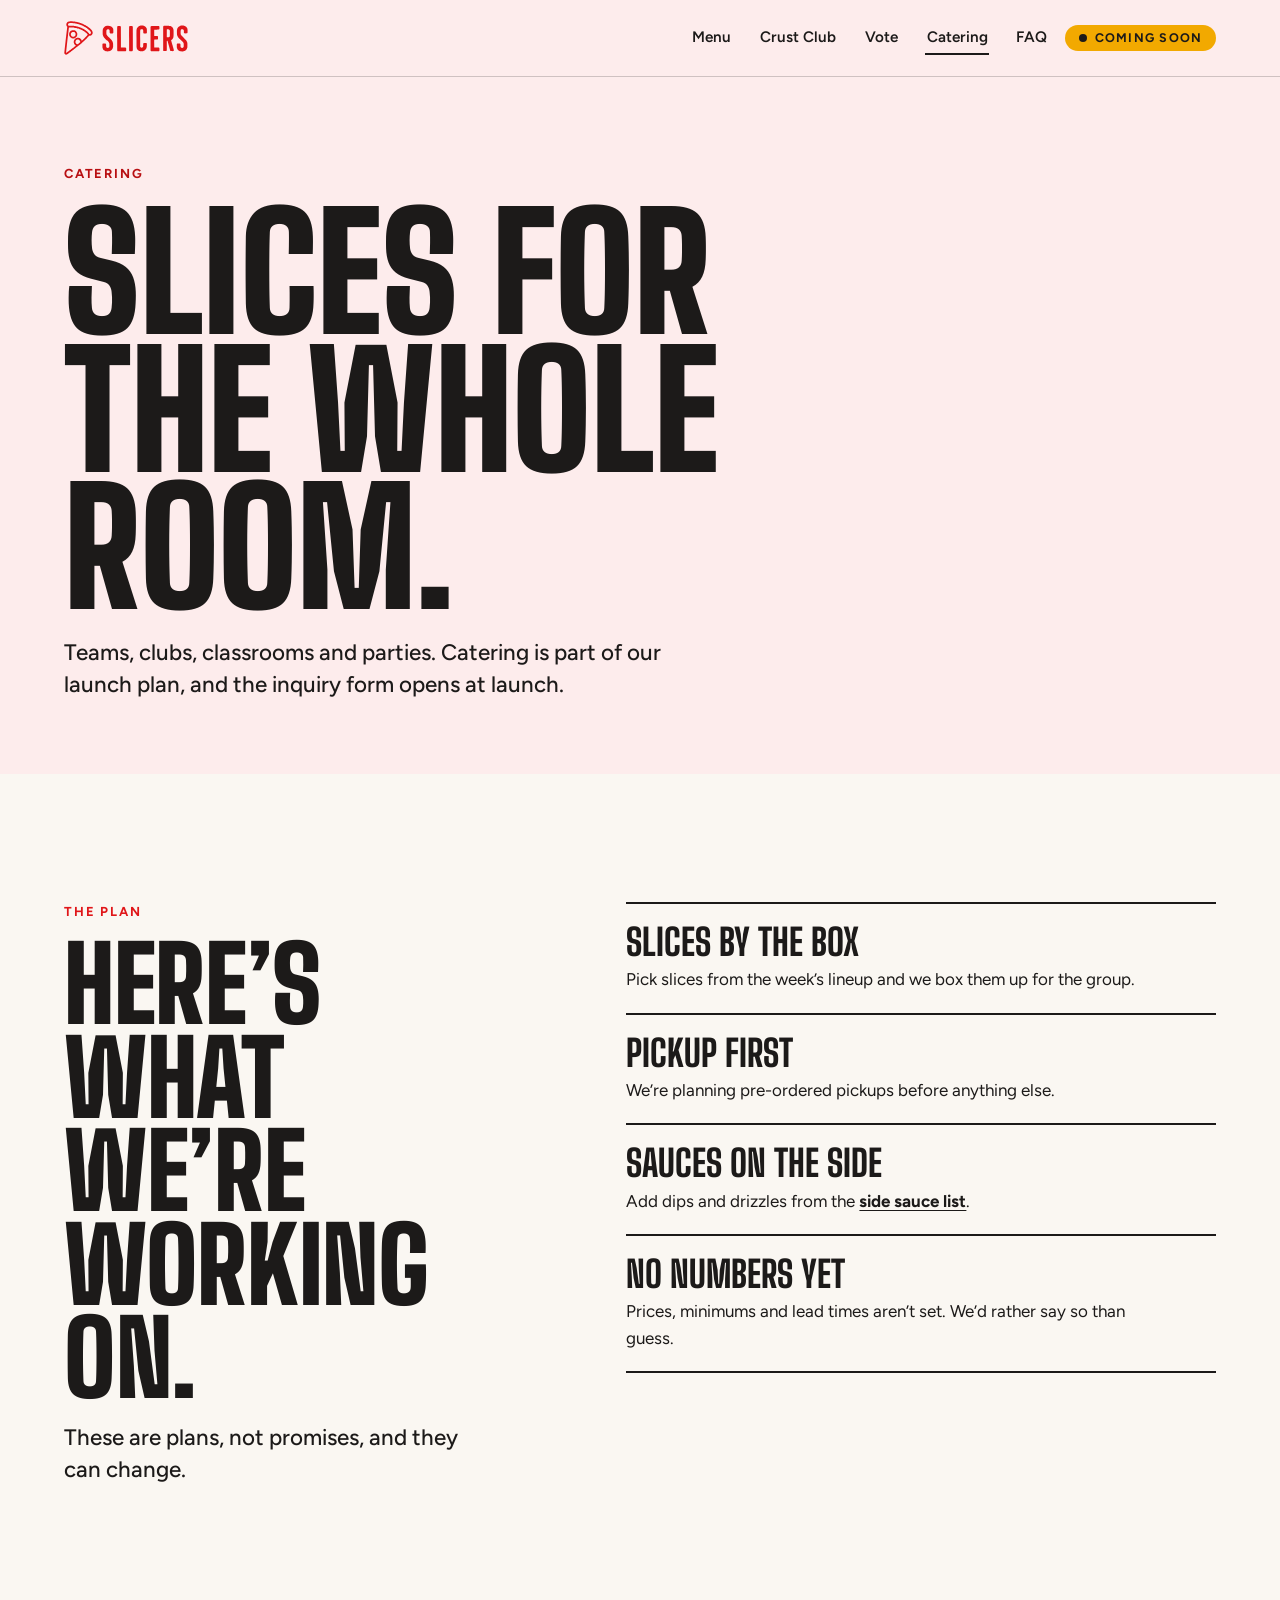
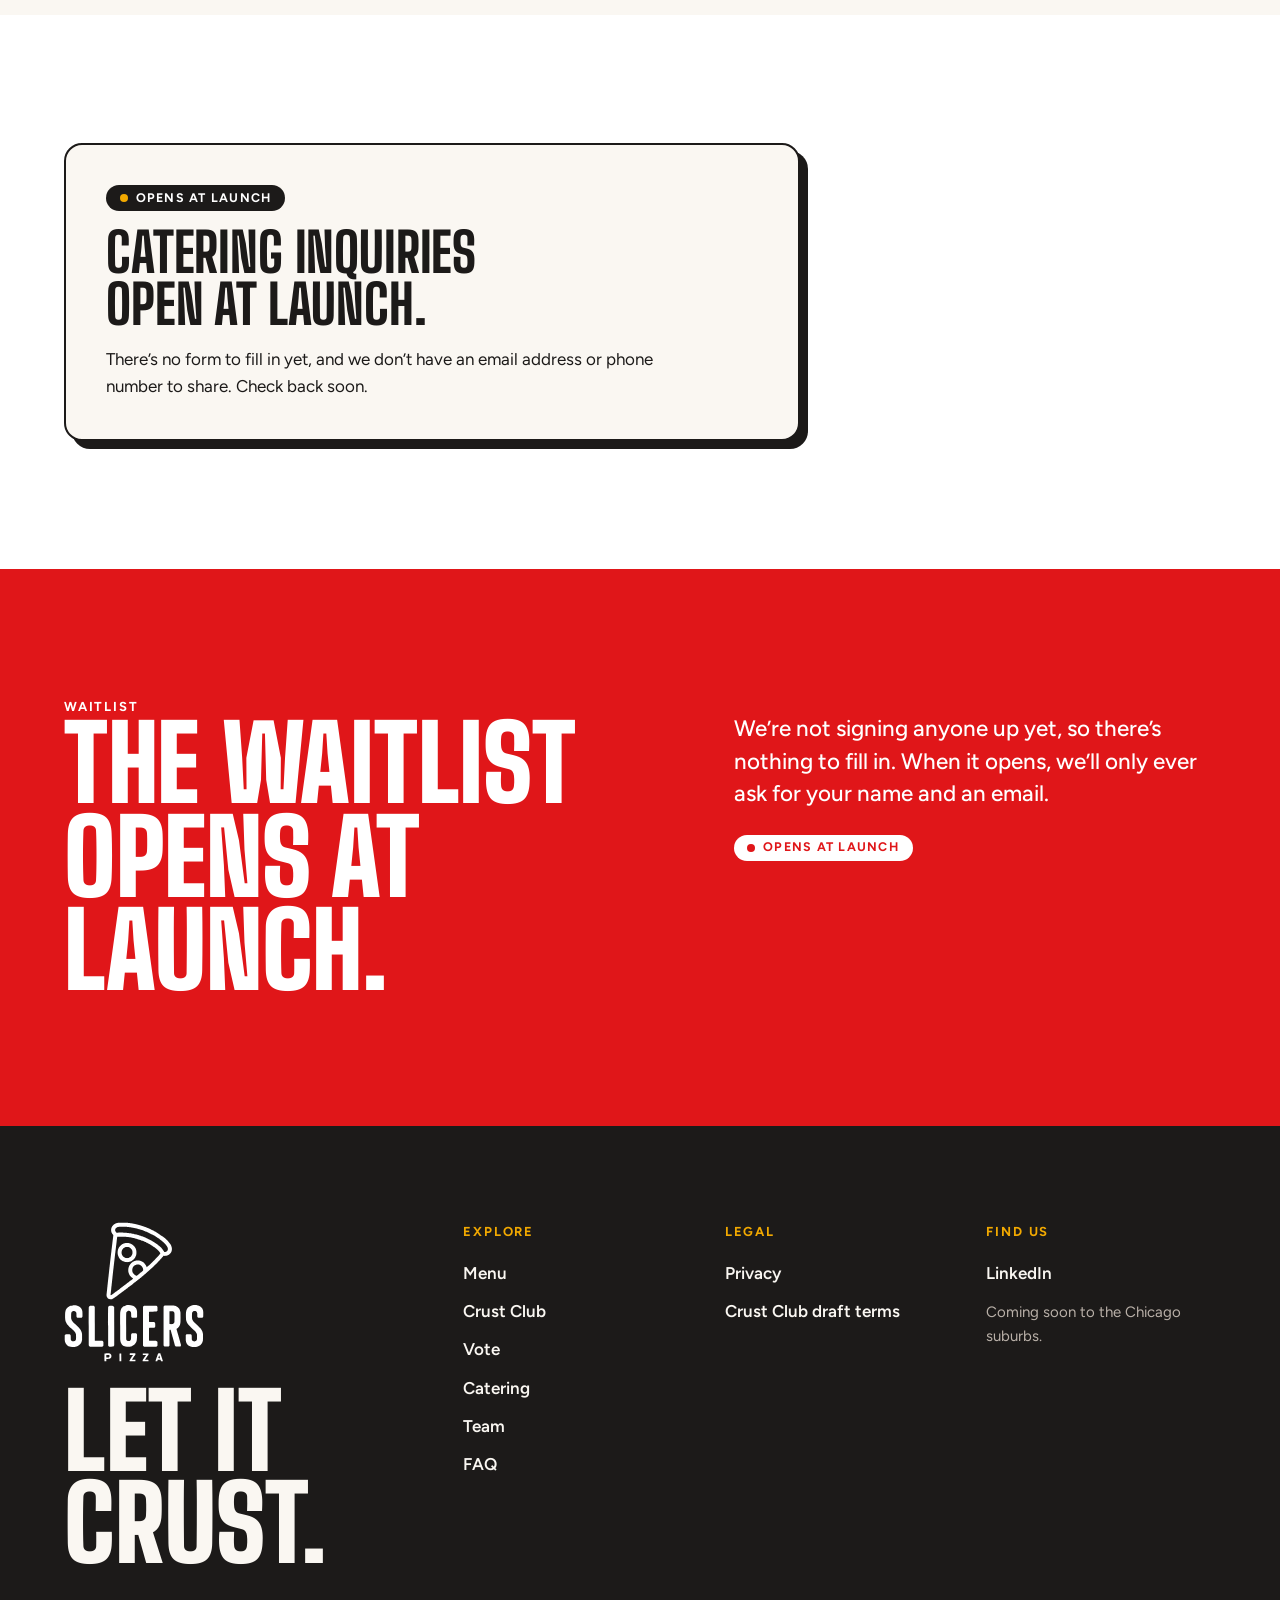
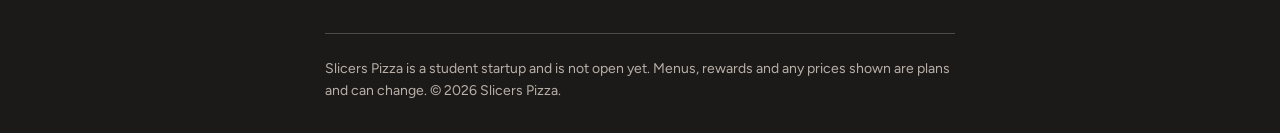
<file: catering/index.html>
<!doctype html>
<html lang="en" class="no-js">
<head>
<meta charset="utf-8">

<meta name="viewport" content="width=device-width, initial-scale=1, viewport-fit=cover">
<title>Catering | Slicers Pizza</title>
<meta name="description" content="Giant slices for teams, clubs and parties. Catering is part of our launch plan.">
<meta name="robots" content="noindex">
<meta name="theme-color" content="#FAF7F2">
<link rel="canonical" href="https://loganholby-web.github.io/slicers-site/catering/">
<link rel="icon" href="../favicon.svg" type="image/svg+xml">
<link rel="icon" href="../favicon-32.png" sizes="32x32" type="image/png">
<link rel="apple-touch-icon" href="../apple-touch-icon.png">
<meta property="og:type" content="website">
<meta property="og:site_name" content="Slicers Pizza">
<meta property="og:title" content="Catering | Slicers Pizza">
<meta property="og:description" content="Giant slices for teams, clubs and parties. Catering is part of our launch plan.">
<meta property="og:url" content="https://loganholby-web.github.io/slicers-site/catering/">
<meta property="og:image" content="https://loganholby-web.github.io/slicers-site/og.png">
<meta property="og:image:width" content="1200">
<meta property="og:image:height" content="630">
<meta property="og:image:alt" content="Slicers Pizza logo and the line Let It Crust, next to a pepperoni pizza.">
<meta name="twitter:card" content="summary_large_image">

<script>(function(){var d=document.documentElement;d.classList.remove('no-js');d.classList.add('js');try{if(matchMedia('(prefers-reduced-motion: reduce)').matches)d.classList.add('reduced-motion');}catch(e){}})();</script>
  <script type="module" crossorigin src="../assets/main-DMcjPoi5.js"></script>
  <link rel="stylesheet" crossorigin href="../assets/style-DycqLgC7.css">
  <link rel="preload" as="font" type="font/woff2" href="../assets/big-shoulders-display-latin-wght-normal-Bn_gnr7w.woff2" crossorigin="">
  <link rel="preload" as="font" type="font/woff2" href="../assets/figtree-latin-wght-normal-D_ZTVpCC.woff2" crossorigin="">
</head>
<body class="page-catering">
<!-- lineup: week 42 -->
<a class="skip-link" href="#main">Skip to content</a>
<header class="site-header" data-tone="light" data-header>
<div class="site-header__bar">
<a class="brand" href="../" aria-label="Slicers Pizza, home">
<span class="brand__icon" aria-hidden="true"></span><span class="brand__word" aria-hidden="true"></span>
</a>
<nav class="primary-nav" aria-label="Primary"><ul><li><a href="../menu/">Menu</a></li><li><a href="../rewards/">Crust Club</a></li><li><a href="../vote/">Vote</a></li><li><a href="../catering/" aria-current="page">Catering</a></li><li><a href="../faq/">FAQ</a></li></ul></nav>
<span class="status-pill site-header__cta">Coming soon</span>
<button class="menu-toggle" type="button" aria-expanded="false" aria-controls="mobile-menu" data-menu-toggle>
<span class="sr-only">Menu</span><span class="menu-toggle__bars" aria-hidden="true"></span>
</button>
</div>
<div class="mobile-menu" id="mobile-menu" data-mobile-menu data-tone="red" hidden>
<nav aria-label="Mobile"><ul><li style="--i:0"><a href="../menu/">Menu</a></li><li style="--i:1"><a href="../rewards/">Crust Club</a></li><li style="--i:2"><a href="../vote/">Vote</a></li><li style="--i:3"><a href="../catering/" aria-current="page">Catering</a></li><li style="--i:4"><a href="../faq/">FAQ</a></li></ul></nav>
<p class="mobile-menu__note">Coming soon to the Chicago suburbs.<br>Let It Crust.</p>
</div>
</header>
<main id="main" tabindex="-1">
<section class="page-head page-head--tint" data-tone="tint" aria-labelledby="page-title">
<div class="wrap">
<p class="eyebrow">Catering</p>
<h1 class="display-xl page-title" id="page-title">Slices for the whole room.</h1>
<p class="lead">Teams, clubs, classrooms and parties. Catering is part of our launch plan, and the inquiry form opens at launch.</p>
</div>
</section>
<section class="section plan" data-tone="light" aria-labelledby="plan-title">
<div class="wrap plan__grid">
<header class="section-head">
<p class="eyebrow">The plan</p>
<h2 class="display-l" id="plan-title">Here’s what we’re working on.</h2>
<p class="lead">These are plans, not promises, and they can change.</p>
</header>
<ul class="plan__list">
<li data-reveal style="--i:0"><h3>Slices by the box</h3><p>Pick slices from the week’s lineup and we box them up for the group.</p></li>
<li data-reveal style="--i:1"><h3>Pickup first</h3><p>We’re planning pre-ordered pickups before anything else.</p></li>
<li data-reveal style="--i:2"><h3>Sauces on the side</h3><p>Add dips and drizzles from the <a href="../menu/">side sauce list</a>.</p></li>
<li data-reveal style="--i:3"><h3>No numbers yet</h3><p>Prices, minimums and lead times aren’t set. We’d rather say so than guess.</p></li>
</ul>
</div>
</section>
<section class="section catering-form" data-tone="white" aria-label="Catering inquiry">
<div class="wrap"><div class="panel panel--closed" id="catering-form">
<p class="status-pill status-pill--solid">Opens at launch</p>
<h2 class="display-m">Catering inquiries open at launch.</h2>
<p>There’s no form to fill in yet, and we don’t have an email address or phone number to share. Check back soon.</p>
</div></div>
</section>
<section class="section waitlist" id="waitlist" data-tone="red" aria-labelledby="waitlist-title">
<div class="wrap waitlist__grid">
<div>
<p class="eyebrow">Waitlist</p>
<h2 class="display-l" id="waitlist-title">The waitlist opens at launch.</h2>
</div>
<div class="waitlist__side">
<p class="lead">We’re not signing anyone up yet, so there’s nothing to fill in. When it opens, we’ll only ever ask for your name and an email.</p>
<p class="status-pill status-pill--solid">Opens at launch</p>
</div>
</div>
</section>
</main>
<footer class="site-footer" data-tone="dark">
<div class="site-footer__inner">
<div class="site-footer__brand">
<a href="../" aria-label="Slicers Pizza, home"><img class="site-footer__logo" src="../brand/slicers-logo-stacked-white.svg" alt="Slicers Pizza" width="150" height="150" loading="lazy" decoding="async"></a>
<p class="site-footer__slogan">Let it crust.</p>
</div>
<nav class="site-footer__nav" aria-label="Footer">
<h2 class="site-footer__h">Explore</h2>
<ul><li><a href="../menu/">Menu</a></li><li><a href="../rewards/">Crust Club</a></li><li><a href="../vote/">Vote</a></li><li><a href="../catering/">Catering</a></li><li><a href="../team/">Team</a></li><li><a href="../faq/">FAQ</a></li></ul>
</nav>
<nav class="site-footer__nav" aria-label="Legal">
<h2 class="site-footer__h">Legal</h2>
<ul>
<li><a href="../privacy/">Privacy</a></li>
<li><a href="../rewards-terms/">Crust Club draft terms</a></li>
</ul>
</nav>
<div class="site-footer__nav">
<h2 class="site-footer__h">Find us</h2>
<ul>
<li><a href="https://www.linkedin.com/company/slicers/" target="_blank" rel="noopener noreferrer">LinkedIn<span class="sr-only"> (opens in a new tab)</span></a></li>
</ul>
<p class="site-footer__small">Coming soon to the Chicago suburbs.</p>
</div>
</div>
<p class="site-footer__fine">Slicers Pizza is a student startup and is not open yet. Menus, rewards and any prices shown are plans and can change. &copy; 2026 Slicers Pizza.</p>
</footer>
</body>
</html>
</file>
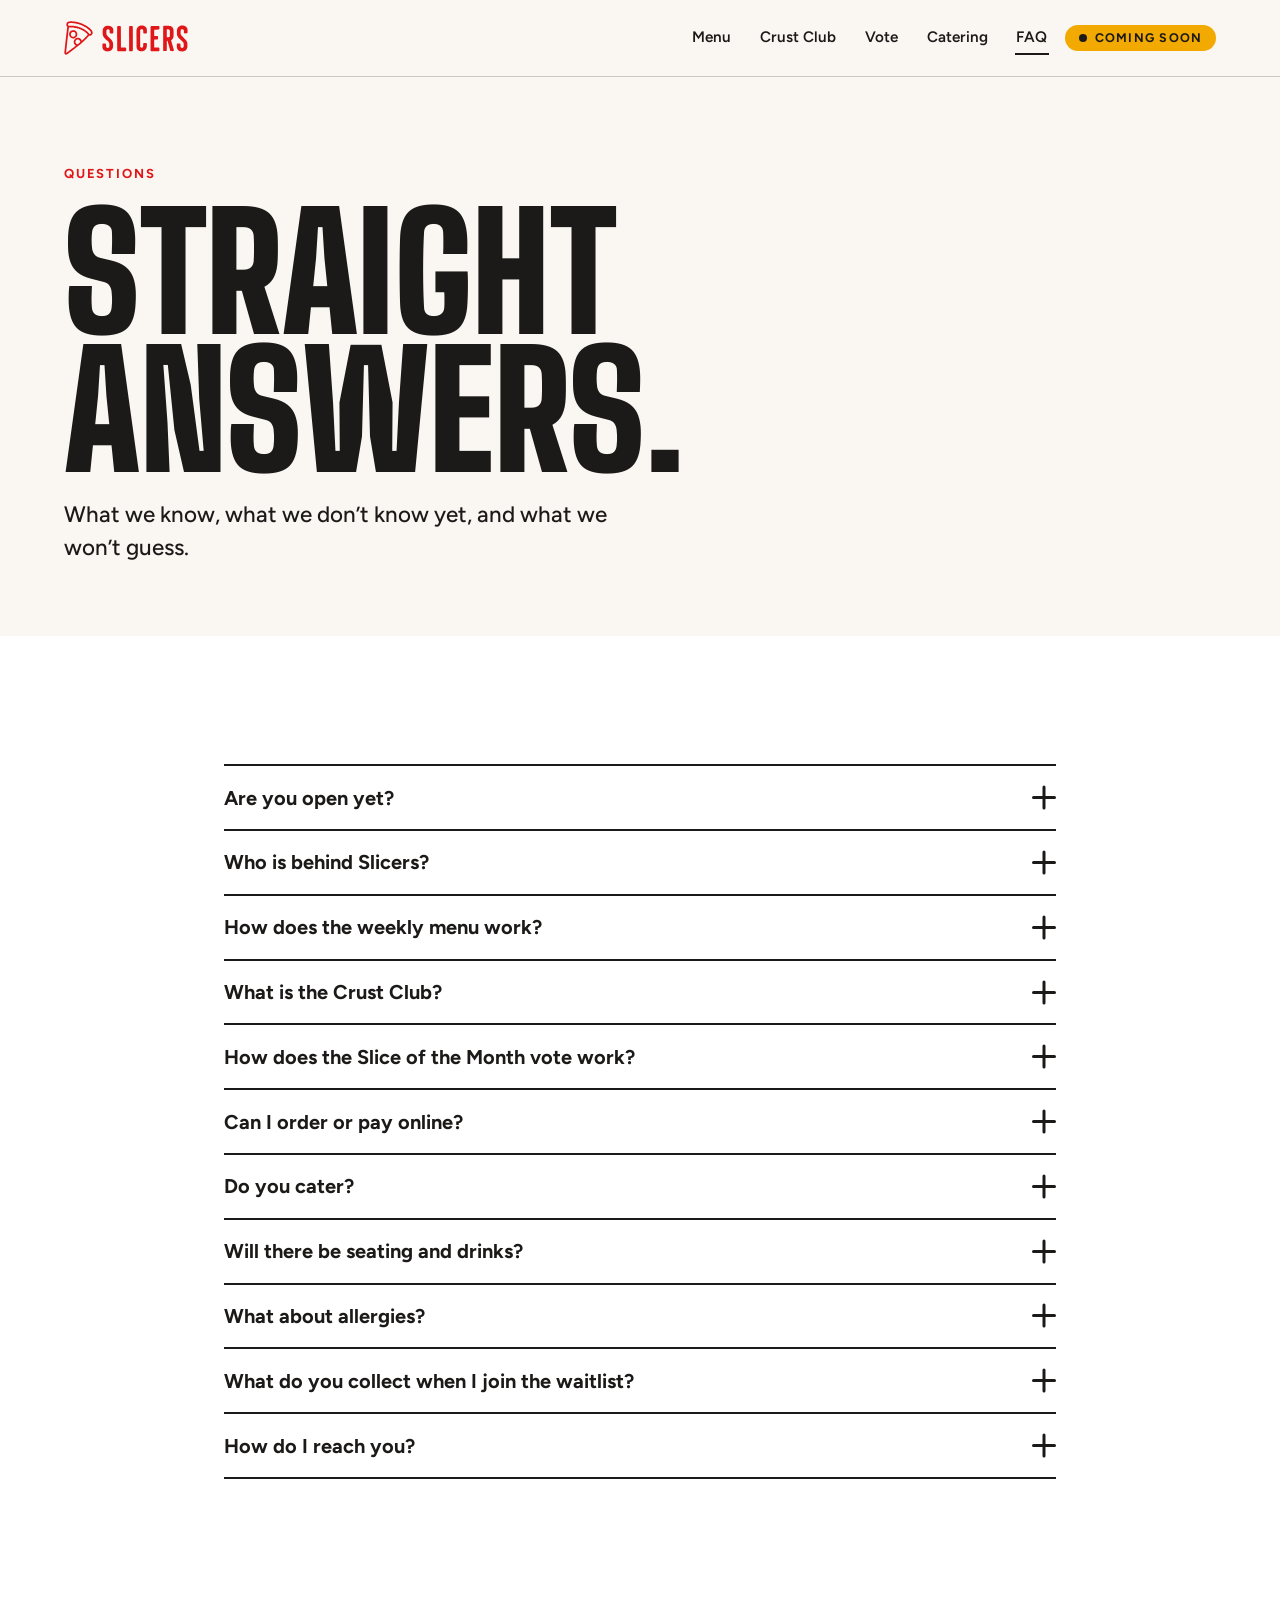
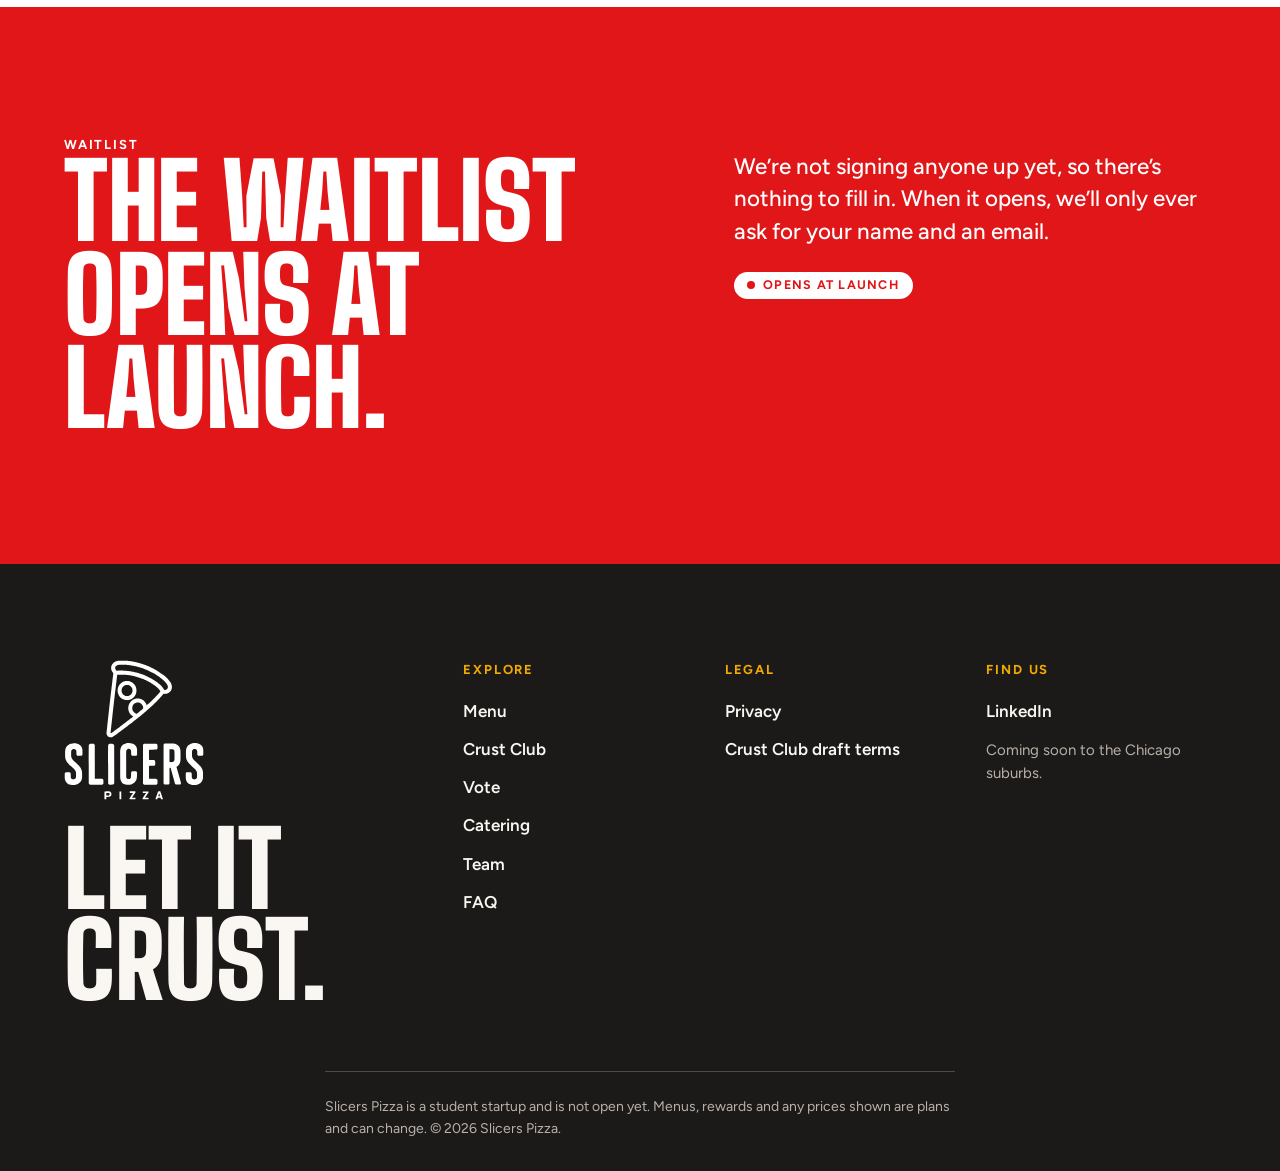
<file: faq/index.html>
<!doctype html>
<html lang="en" class="no-js">
<head>
<meta charset="utf-8">

<meta name="viewport" content="width=device-width, initial-scale=1, viewport-fit=cover">
<title>FAQ | Slicers Pizza</title>
<meta name="description" content="Answers about the weekly slices, the Crust Club, voting, catering and when we open.">
<meta name="robots" content="noindex">
<meta name="theme-color" content="#FAF7F2">
<link rel="canonical" href="https://loganholby-web.github.io/slicers-site/faq/">
<link rel="icon" href="../favicon.svg" type="image/svg+xml">
<link rel="icon" href="../favicon-32.png" sizes="32x32" type="image/png">
<link rel="apple-touch-icon" href="../apple-touch-icon.png">
<meta property="og:type" content="website">
<meta property="og:site_name" content="Slicers Pizza">
<meta property="og:title" content="FAQ | Slicers Pizza">
<meta property="og:description" content="Answers about the weekly slices, the Crust Club, voting, catering and when we open.">
<meta property="og:url" content="https://loganholby-web.github.io/slicers-site/faq/">
<meta property="og:image" content="https://loganholby-web.github.io/slicers-site/og.png">
<meta property="og:image:width" content="1200">
<meta property="og:image:height" content="630">
<meta property="og:image:alt" content="Slicers Pizza logo and the line Let It Crust, next to a pepperoni pizza.">
<meta name="twitter:card" content="summary_large_image">

<script>(function(){var d=document.documentElement;d.classList.remove('no-js');d.classList.add('js');try{if(matchMedia('(prefers-reduced-motion: reduce)').matches)d.classList.add('reduced-motion');}catch(e){}})();</script>
  <script type="module" crossorigin src="../assets/main-DMcjPoi5.js"></script>
  <link rel="stylesheet" crossorigin href="../assets/style-DycqLgC7.css">
  <link rel="preload" as="font" type="font/woff2" href="../assets/big-shoulders-display-latin-wght-normal-Bn_gnr7w.woff2" crossorigin="">
  <link rel="preload" as="font" type="font/woff2" href="../assets/figtree-latin-wght-normal-D_ZTVpCC.woff2" crossorigin="">
</head>
<body class="page-faq">
<!-- lineup: week 42 -->
<a class="skip-link" href="#main">Skip to content</a>
<header class="site-header" data-tone="light" data-header>
<div class="site-header__bar">
<a class="brand" href="../" aria-label="Slicers Pizza, home">
<span class="brand__icon" aria-hidden="true"></span><span class="brand__word" aria-hidden="true"></span>
</a>
<nav class="primary-nav" aria-label="Primary"><ul><li><a href="../menu/">Menu</a></li><li><a href="../rewards/">Crust Club</a></li><li><a href="../vote/">Vote</a></li><li><a href="../catering/">Catering</a></li><li><a href="../faq/" aria-current="page">FAQ</a></li></ul></nav>
<span class="status-pill site-header__cta">Coming soon</span>
<button class="menu-toggle" type="button" aria-expanded="false" aria-controls="mobile-menu" data-menu-toggle>
<span class="sr-only">Menu</span><span class="menu-toggle__bars" aria-hidden="true"></span>
</button>
</div>
<div class="mobile-menu" id="mobile-menu" data-mobile-menu data-tone="red" hidden>
<nav aria-label="Mobile"><ul><li style="--i:0"><a href="../menu/">Menu</a></li><li style="--i:1"><a href="../rewards/">Crust Club</a></li><li style="--i:2"><a href="../vote/">Vote</a></li><li style="--i:3"><a href="../catering/">Catering</a></li><li style="--i:4"><a href="../faq/" aria-current="page">FAQ</a></li></ul></nav>
<p class="mobile-menu__note">Coming soon to the Chicago suburbs.<br>Let It Crust.</p>
</div>
</header>
<main id="main" tabindex="-1">
<section class="page-head" data-tone="light" aria-labelledby="page-title">
<div class="wrap">
<p class="eyebrow">Questions</p>
<h1 class="display-xl page-title" id="page-title">Straight answers.</h1>
<p class="lead">What we know, what we don’t know yet, and what we won’t guess.</p>
</div>
</section>
<section class="section faq-page" data-tone="white" aria-label="Frequently asked questions">
<div class="wrap wrap--narrow"><div class="faq"><details class="faq__item">
<summary><span class="faq__q">Are you open yet?</span><span class="faq__icon" aria-hidden="true"></span></summary>
<div class="faq__a"><p>Not yet. Slicers is coming soon to the Chicago suburbs. We don’t have an address, hours or prices to share, and we won’t make any up. When they’re real, they’ll show up here.</p></div>
</details><details class="faq__item">
<summary><span class="faq__q">Who is behind Slicers?</span><span class="faq__icon" aria-hidden="true"></span></summary>
<div class="faq__a"><p>Three high school seniors and a junior in the Chicago suburbs: Logan, Christian, Nino and Connor. Slicers is the company they started in their Incubator class.</p></div>
</details><details class="faq__item">
<summary><span class="faq__q">How does the weekly menu work?</span><span class="faq__icon" aria-hidden="true"></span></summary>
<div class="faq__a"><p>Four giant slices rotate in every week, and one anchor slice never leaves the board. The new lineup is revealed on Sunday night and runs Monday to Saturday. <a href="../menu/">See the menu</a>.</p></div>
</details><details class="faq__item">
<summary><span class="faq__q">What is the Crust Club?</span><span class="faq__icon" aria-hidden="true"></span></summary>
<div class="faq__a"><p>Our members program for ages 13 and up. Every slice you buy earns 1 crust. Six crusts earn a free slice. Buy a slice three weeks in a row and you earn a bonus crust. Members also vote on the Slice of the Month. <a href="../rewards/">How it works</a>.</p></div>
</details><details class="faq__item">
<summary><span class="faq__q">How does the Slice of the Month vote work?</span><span class="faq__icon" aria-hidden="true"></span></summary>
<div class="faq__a"><p>Each Crust Club member gets one vote per month. The ballot has four slices from that month’s rotation and opens for the last 7 days of the month. The winner stays on the board for the whole next month. <a href="../vote/">See this month’s ballot</a>.</p></div>
</details><details class="faq__item">
<summary><span class="faq__q">Can I order or pay online?</span><span class="faq__icon" aria-hidden="true"></span></summary>
<div class="faq__a"><p>Not yet. Ordering and payment come at launch. Until then, nothing on this site is for sale.</p></div>
</details><details class="faq__item">
<summary><span class="faq__q">Do you cater?</span><span class="faq__icon" aria-hidden="true"></span></summary>
<div class="faq__a"><p>Catering is part of our launch plan. The inquiry form opens at launch. <a href="../catering/">Catering details</a>.</p></div>
</details><details class="faq__item">
<summary><span class="faq__q">Will there be seating and drinks?</span><span class="faq__icon" aria-hidden="true"></span></summary>
<div class="faq__a"><p>We’re planning mostly takeout with a few stools. Drinks will be cans and bottles from a grab-and-go fridge, with no soda fountain. These are plans, and they can change.</p></div>
</details><details class="faq__item">
<summary><span class="faq__q">What about allergies?</span><span class="faq__icon" aria-hidden="true"></span></summary>
<div class="faq__a"><p>Every slice and sauce lists the major allergens it contains. Use that list, and ask the team before you eat if you have a serious allergy. Cross-contact is possible in any kitchen that handles wheat, milk and egg.</p></div>
</details><details class="faq__item">
<summary><span class="faq__q">What do you collect when I join the waitlist?</span><span class="faq__icon" aria-hidden="true"></span></summary>
<div class="faq__a"><p>A name and an email, and nothing else. No birthdays. Read the <a href="../privacy/">privacy page</a>.</p></div>
</details><details class="faq__item">
<summary><span class="faq__q">How do I reach you?</span><span class="faq__icon" aria-hidden="true"></span></summary>
<div class="faq__a"><p>We don’t have a public email address, phone number or other social accounts yet. Our <a href="https://www.linkedin.com/company/slicers/" target="_blank" rel="noopener noreferrer">LinkedIn company page<span class="sr-only"> (opens in a new tab)</span></a> is the one official place to find us.</p></div>
</details></div></div>
</section>
<section class="section waitlist" id="waitlist" data-tone="red" aria-labelledby="waitlist-title">
<div class="wrap waitlist__grid">
<div>
<p class="eyebrow">Waitlist</p>
<h2 class="display-l" id="waitlist-title">The waitlist opens at launch.</h2>
</div>
<div class="waitlist__side">
<p class="lead">We’re not signing anyone up yet, so there’s nothing to fill in. When it opens, we’ll only ever ask for your name and an email.</p>
<p class="status-pill status-pill--solid">Opens at launch</p>
</div>
</div>
</section>
</main>
<footer class="site-footer" data-tone="dark">
<div class="site-footer__inner">
<div class="site-footer__brand">
<a href="../" aria-label="Slicers Pizza, home"><img class="site-footer__logo" src="../brand/slicers-logo-stacked-white.svg" alt="Slicers Pizza" width="150" height="150" loading="lazy" decoding="async"></a>
<p class="site-footer__slogan">Let it crust.</p>
</div>
<nav class="site-footer__nav" aria-label="Footer">
<h2 class="site-footer__h">Explore</h2>
<ul><li><a href="../menu/">Menu</a></li><li><a href="../rewards/">Crust Club</a></li><li><a href="../vote/">Vote</a></li><li><a href="../catering/">Catering</a></li><li><a href="../team/">Team</a></li><li><a href="../faq/">FAQ</a></li></ul>
</nav>
<nav class="site-footer__nav" aria-label="Legal">
<h2 class="site-footer__h">Legal</h2>
<ul>
<li><a href="../privacy/">Privacy</a></li>
<li><a href="../rewards-terms/">Crust Club draft terms</a></li>
</ul>
</nav>
<div class="site-footer__nav">
<h2 class="site-footer__h">Find us</h2>
<ul>
<li><a href="https://www.linkedin.com/company/slicers/" target="_blank" rel="noopener noreferrer">LinkedIn<span class="sr-only"> (opens in a new tab)</span></a></li>
</ul>
<p class="site-footer__small">Coming soon to the Chicago suburbs.</p>
</div>
</div>
<p class="site-footer__fine">Slicers Pizza is a student startup and is not open yet. Menus, rewards and any prices shown are plans and can change. &copy; 2026 Slicers Pizza.</p>
</footer>
</body>
</html>
</file>
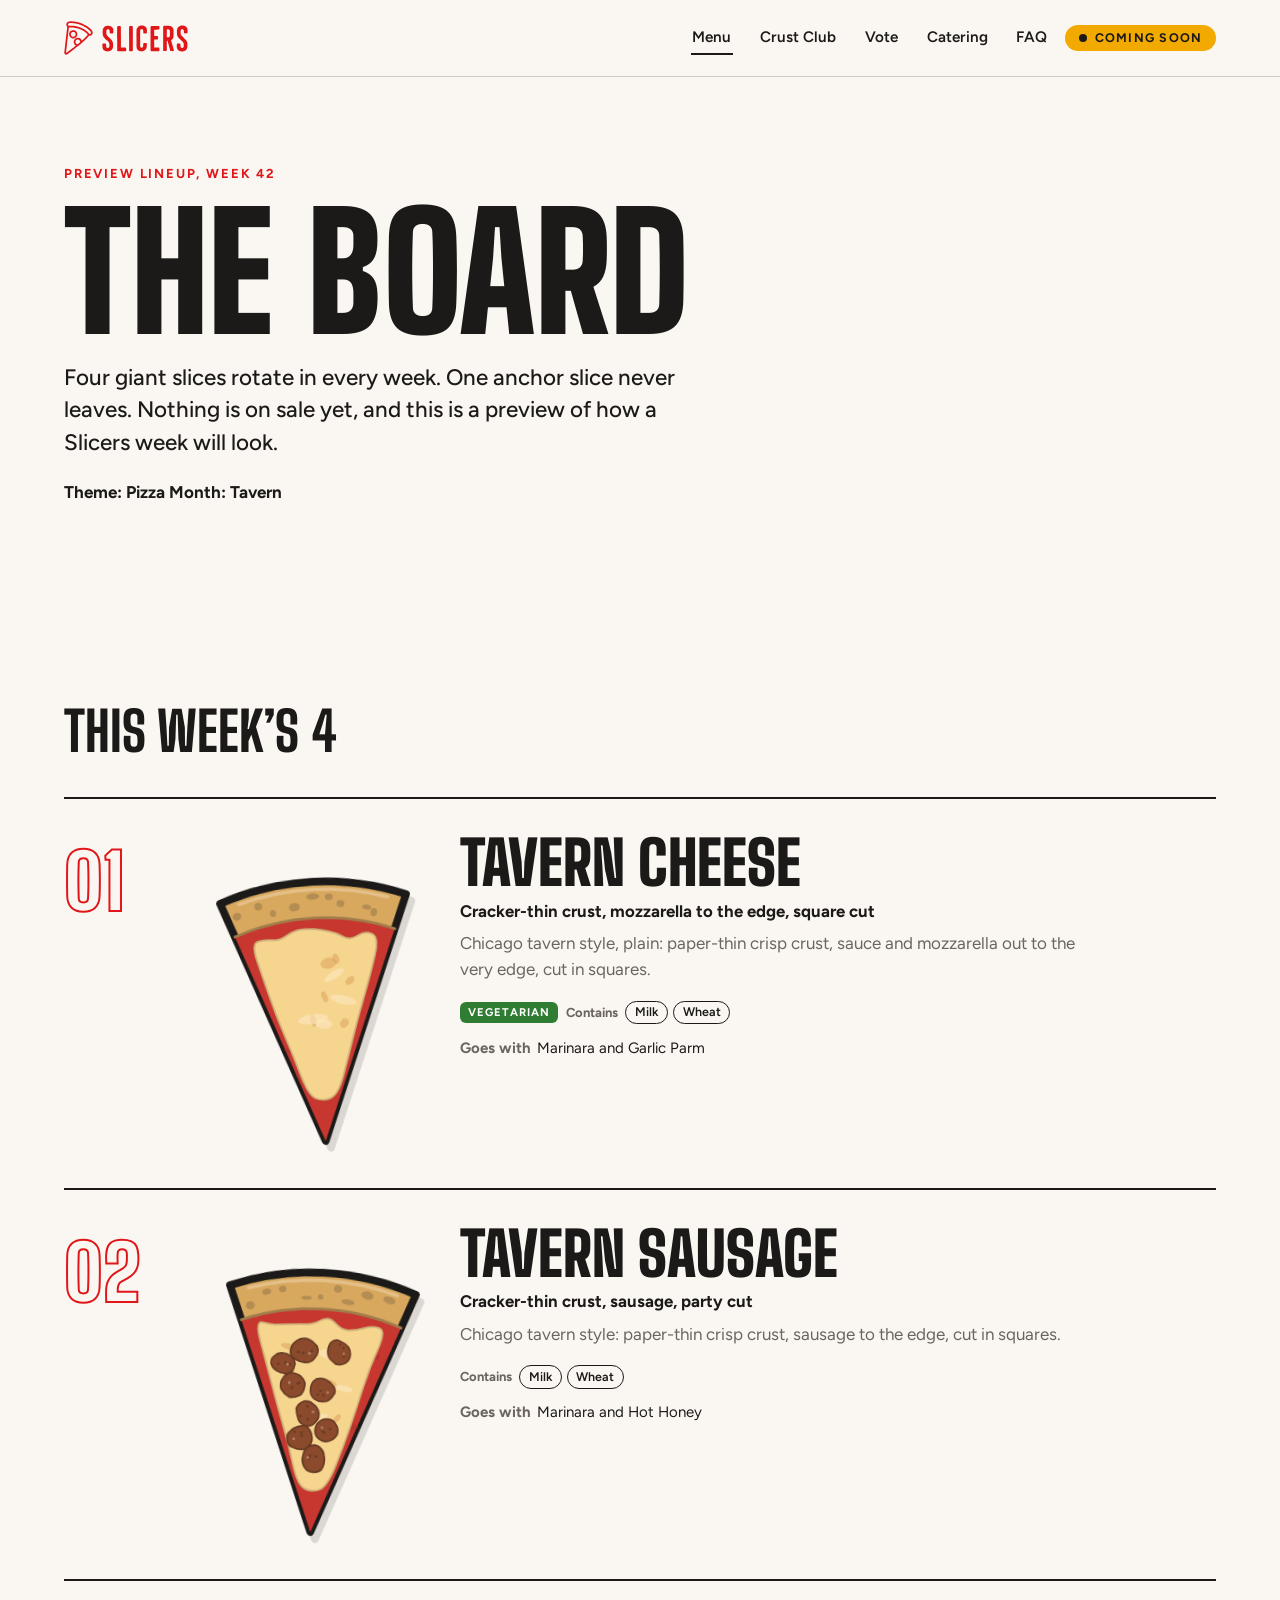
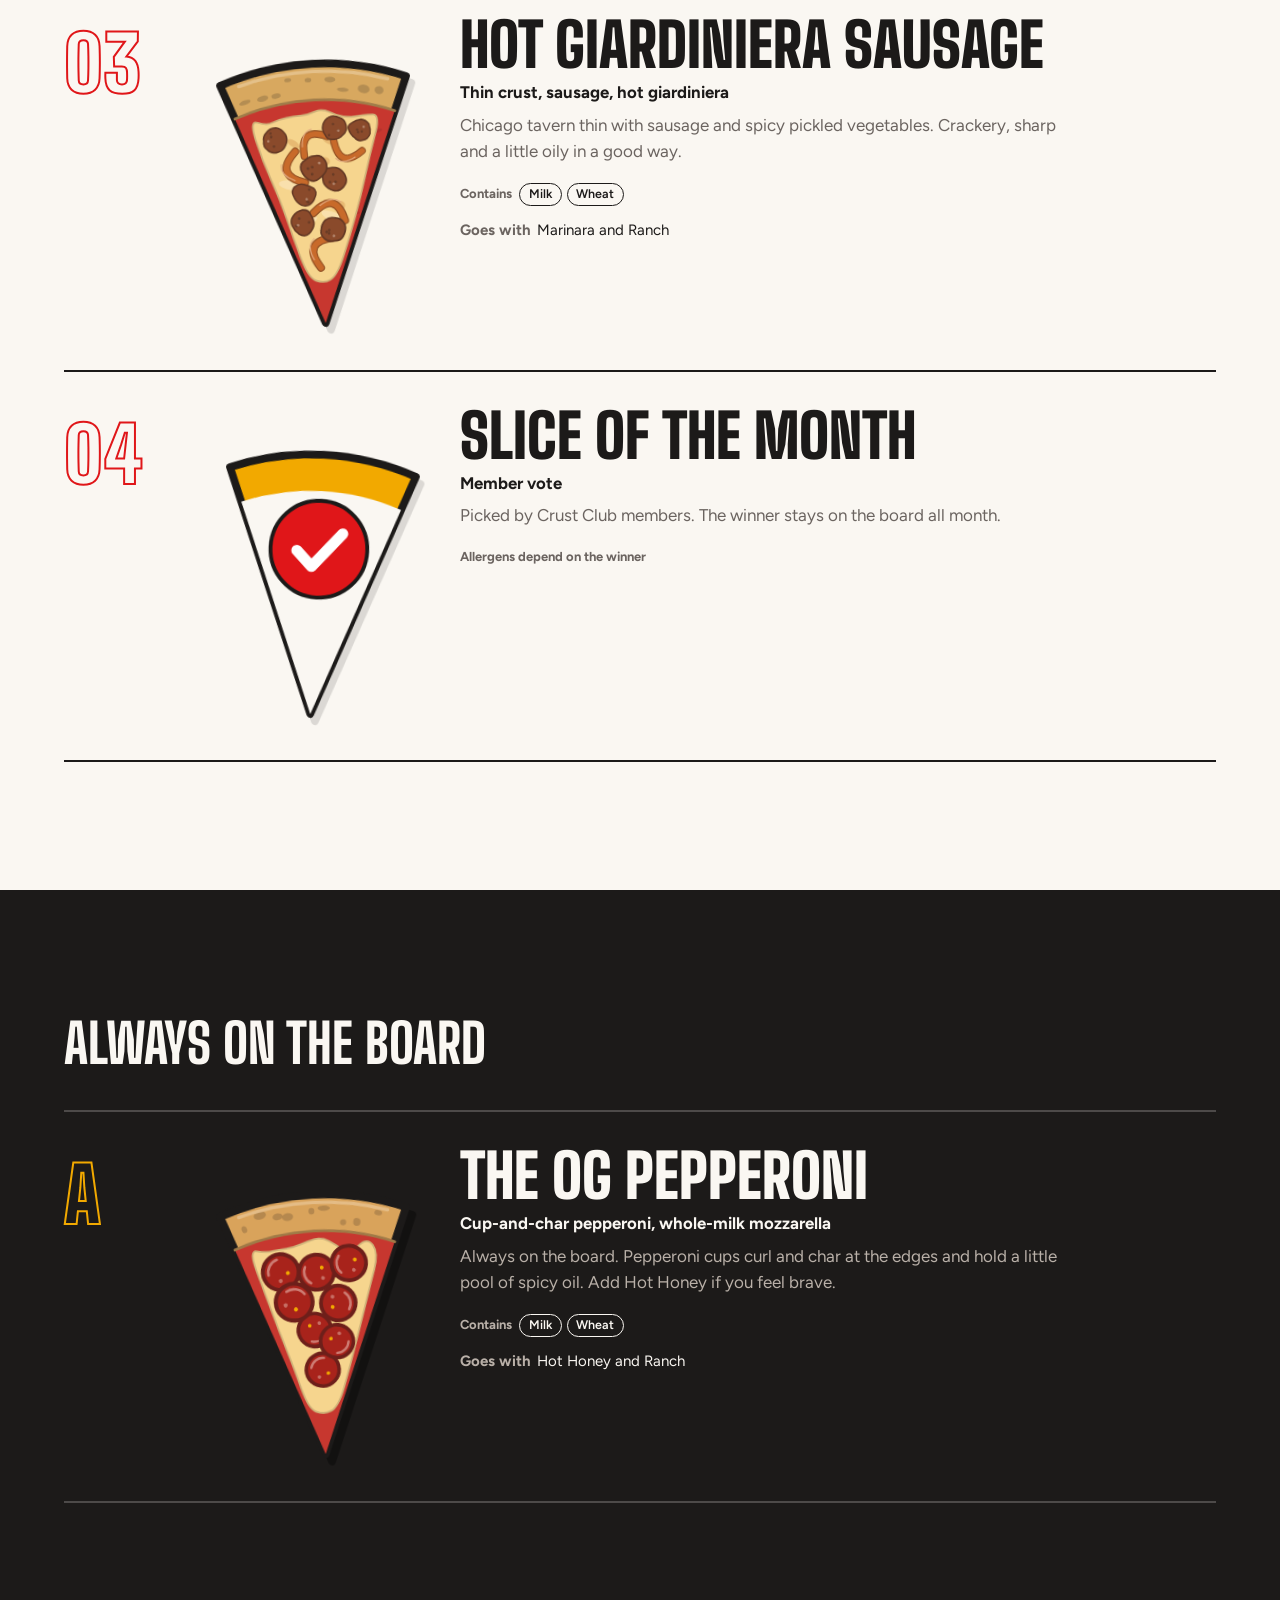
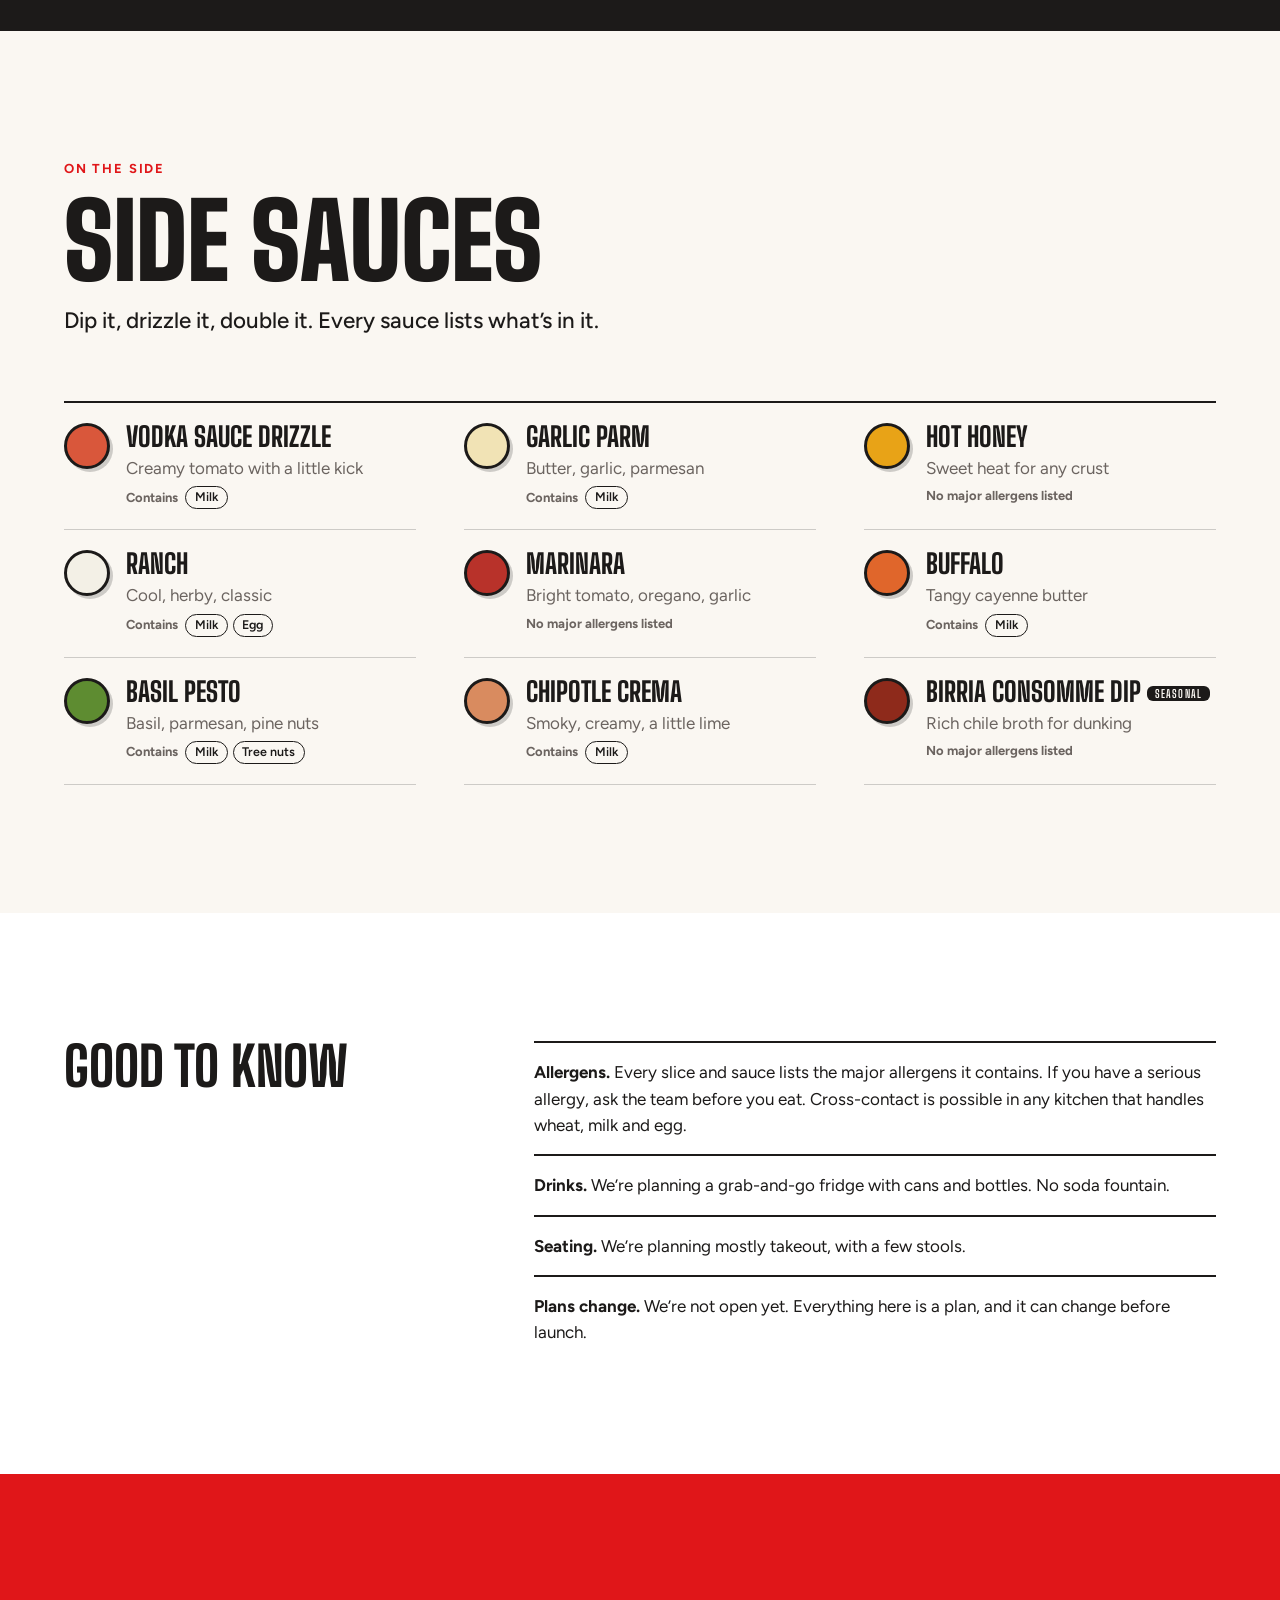
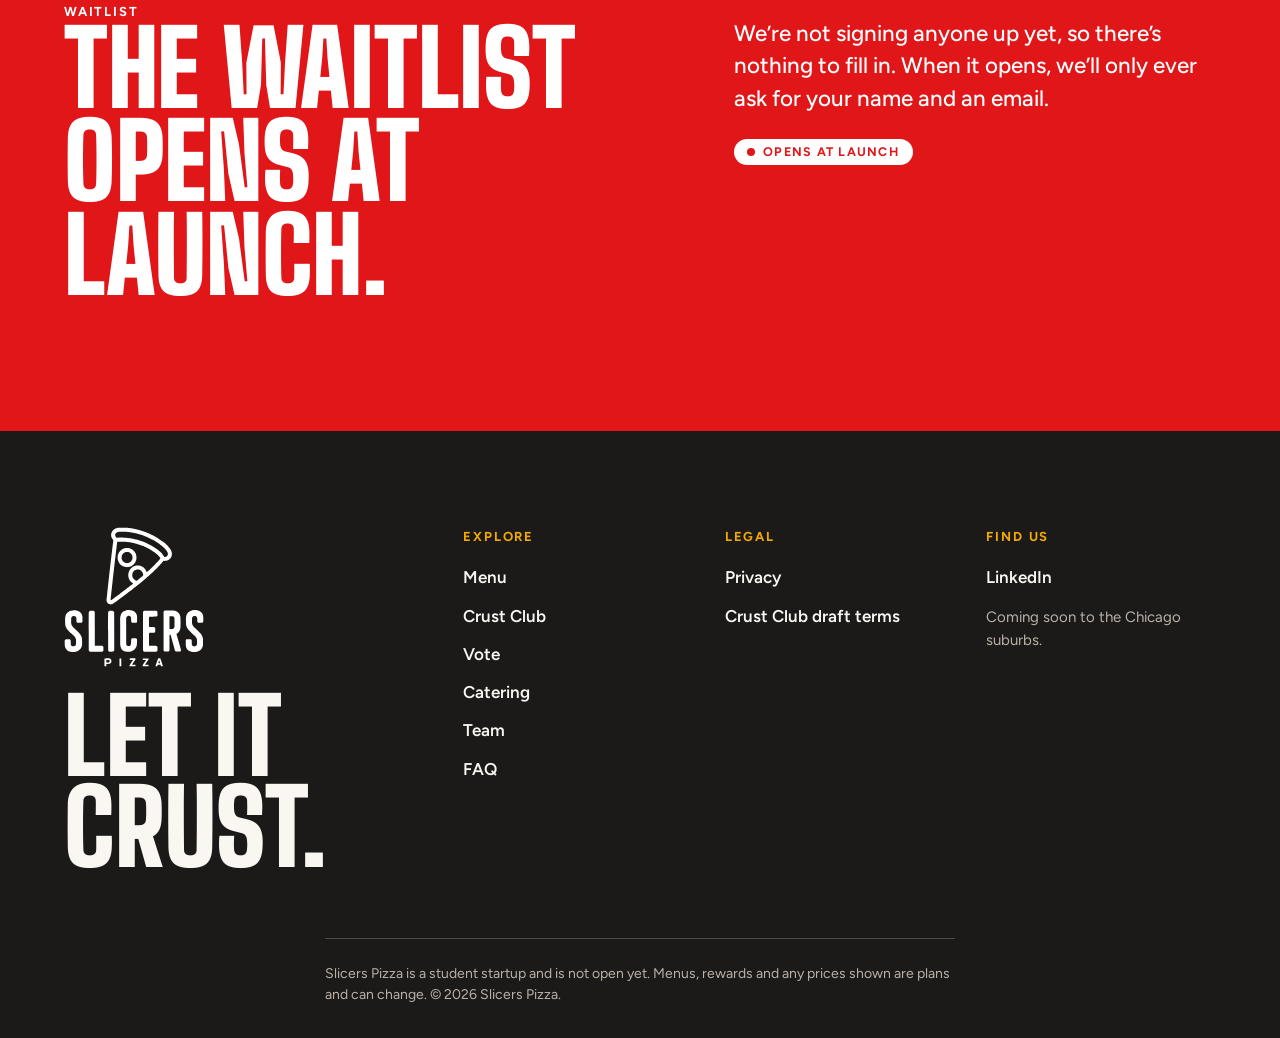
<file: menu/index.html>
<!doctype html>
<html lang="en" class="no-js">
<head>
<meta charset="utf-8">

<meta name="viewport" content="width=device-width, initial-scale=1, viewport-fit=cover">
<title>Menu | Slicers Pizza</title>
<meta name="description" content="This week’s four giant slices, the anchor slice that never leaves, and our side sauces, with allergens.">
<meta name="robots" content="noindex">
<meta name="theme-color" content="#FAF7F2">
<link rel="canonical" href="https://loganholby-web.github.io/slicers-site/menu/">
<link rel="icon" href="../favicon.svg" type="image/svg+xml">
<link rel="icon" href="../favicon-32.png" sizes="32x32" type="image/png">
<link rel="apple-touch-icon" href="../apple-touch-icon.png">
<meta property="og:type" content="website">
<meta property="og:site_name" content="Slicers Pizza">
<meta property="og:title" content="Menu | Slicers Pizza">
<meta property="og:description" content="This week’s four giant slices, the anchor slice that never leaves, and our side sauces, with allergens.">
<meta property="og:url" content="https://loganholby-web.github.io/slicers-site/menu/">
<meta property="og:image" content="https://loganholby-web.github.io/slicers-site/og.png">
<meta property="og:image:width" content="1200">
<meta property="og:image:height" content="630">
<meta property="og:image:alt" content="Slicers Pizza logo and the line Let It Crust, next to a pepperoni pizza.">
<meta name="twitter:card" content="summary_large_image">

<script>(function(){var d=document.documentElement;d.classList.remove('no-js');d.classList.add('js');try{if(matchMedia('(prefers-reduced-motion: reduce)').matches)d.classList.add('reduced-motion');}catch(e){}})();</script>
  <script type="module" crossorigin src="../assets/main-DMcjPoi5.js"></script>
  <link rel="stylesheet" crossorigin href="../assets/style-DycqLgC7.css">
  <link rel="preload" as="font" type="font/woff2" href="../assets/big-shoulders-display-latin-wght-normal-Bn_gnr7w.woff2" crossorigin="">
  <link rel="preload" as="font" type="font/woff2" href="../assets/figtree-latin-wght-normal-D_ZTVpCC.woff2" crossorigin="">
</head>
<body class="page-menu">
<!-- lineup: week 42 -->
<a class="skip-link" href="#main">Skip to content</a>
<header class="site-header" data-tone="light" data-header>
<div class="site-header__bar">
<a class="brand" href="../" aria-label="Slicers Pizza, home">
<span class="brand__icon" aria-hidden="true"></span><span class="brand__word" aria-hidden="true"></span>
</a>
<nav class="primary-nav" aria-label="Primary"><ul><li><a href="../menu/" aria-current="page">Menu</a></li><li><a href="../rewards/">Crust Club</a></li><li><a href="../vote/">Vote</a></li><li><a href="../catering/">Catering</a></li><li><a href="../faq/">FAQ</a></li></ul></nav>
<span class="status-pill site-header__cta">Coming soon</span>
<button class="menu-toggle" type="button" aria-expanded="false" aria-controls="mobile-menu" data-menu-toggle>
<span class="sr-only">Menu</span><span class="menu-toggle__bars" aria-hidden="true"></span>
</button>
</div>
<div class="mobile-menu" id="mobile-menu" data-mobile-menu data-tone="red" hidden>
<nav aria-label="Mobile"><ul><li style="--i:0"><a href="../menu/" aria-current="page">Menu</a></li><li style="--i:1"><a href="../rewards/">Crust Club</a></li><li style="--i:2"><a href="../vote/">Vote</a></li><li style="--i:3"><a href="../catering/">Catering</a></li><li style="--i:4"><a href="../faq/">FAQ</a></li></ul></nav>
<p class="mobile-menu__note">Coming soon to the Chicago suburbs.<br>Let It Crust.</p>
</div>
</header>
<main id="main" tabindex="-1">
<section class="page-head" data-tone="light" aria-labelledby="page-title">
<div class="wrap">
<p class="eyebrow">Preview lineup, week 42</p>
<h1 class="display-xl page-title" id="page-title">The board</h1>
<p class="lead">Four giant slices rotate in every week. One anchor slice never leaves. Nothing is on sale yet, and this is a preview of how a Slicers week will look.</p>
<p class="lineup__theme">Theme: Pizza Month: Tavern</p>

</div>
</section>
<section class="section board-section" data-tone="light" aria-labelledby="board-title">
<div class="wrap">
<h2 class="display-m board-section__h" id="board-title">This week’s 4</h2>
<ol class="board"><li class="board-row" data-reveal>
<span class="board-row__num" aria-hidden="true">01</span>
<div class="board-row__art"><svg class="slice-art" viewBox="0 0 200 272" aria-hidden="true" focusable="false"><path d="M100 262L15.4 41.7A236 236 0 0 1 184.6 41.7Z" fill="#D8A85F" stroke="#1C1A19" stroke-width="7" stroke-linejoin="round"/><path d="M100 262L27.3 72.5A203 203 0 0 1 172.7 72.5Z" fill="#C7372F"/><ellipse cx="75" cy="180" rx="9.3" ry="1.7" fill="#a8322b" opacity=".55" transform="rotate(19.4 75 180)"/><ellipse cx="69.5" cy="130.6" rx="5.5" ry="3.2" fill="#a8322b" opacity=".55" transform="rotate(20.2 69.5 130.6)"/><ellipse cx="79.7" cy="178.5" rx="8.9" ry="2.9" fill="#a8322b" opacity=".55" transform="rotate(22.3 79.7 178.5)"/><path d="M93.3 223Q86.7 220.1 80.8 202Q74.9 184 68.3 166.1Q61.7 148.3 56.3 130.1Q50.9 111.8 46.3 95.5Q41.7 79.2 48.2 77.8Q54.6 76.5 61.4 77.2Q68.1 78 74.2 73.9Q80.2 69.9 86.8 69Q93.4 68.2 100 69.3Q106.6 70.4 113 72Q119.4 73.6 125.4 77.3Q131.3 81.1 138.8 77Q146.3 72.9 152.2 76.3Q158.1 79.6 153.5 95.7Q148.9 111.8 142.7 129.7Q136.4 147.7 130.8 165.8Q125.3 184 119.6 202.1Q113.9 220.3 106.9 223.1Q100 226 93.3 223Z" fill="#F6D58E" stroke="#cfb379" stroke-width="1.6" stroke-linejoin="round"/><ellipse cx="94.4" cy="151.8" rx="6" ry="2.5" fill="#d79d55" opacity=".5" transform="rotate(81.3 94.4 151.8)"/><ellipse cx="105.8" cy="131" rx="5.3" ry="2.6" fill="#d79d55" opacity=".5" transform="rotate(69.4 105.8 131)"/><ellipse cx="117.9" cy="97" rx="3" ry="4.8" fill="#d79d55" opacity=".5" transform="rotate(163.2 117.9 97)"/><ellipse cx="110.9" cy="100.7" rx="7.3" ry="5" fill="#d79d55" opacity=".5" transform="rotate(170.4 110.9 100.7)"/><ellipse cx="129.6" cy="117.5" rx="4.7" ry="3.1" fill="#d79d55" opacity=".5" transform="rotate(142.7 129.6 117.5)"/><ellipse cx="122.6" cy="155.8" rx="4.6" ry="3.6" fill="#d79d55" opacity=".5" transform="rotate(132.5 122.6 155.8)"/><ellipse cx="115.4" cy="111.9" rx="10.3" ry="3.4" fill="#fbe8c2" opacity=".6" transform="rotate(-29.5 115.4 111.9)"/><ellipse cx="94.3" cy="150.8" rx="13.6" ry="4.6" fill="#fbe8c2" opacity=".6" transform="rotate(-4.7 94.3 150.8)"/><ellipse cx="122.7" cy="134.6" rx="12.1" ry="3.9" fill="#fbe8c2" opacity=".6" transform="rotate(15.9 122.7 134.6)"/><ellipse cx="104" cy="155.7" rx="7.6" ry="4.5" fill="#fbe8c2" opacity=".6" transform="rotate(4 104 155.7)"/><path d="M27.3 72.5A203 203 0 0 1 172.7 72.5" fill="none" stroke="#a07d4a" stroke-width="2.6" stroke-linecap="round"/><ellipse cx="30.1" cy="54.2" rx="4" ry="3.5" fill="#9c7b49" opacity=".6" transform="rotate(-18.6 30.1 54.2)"/><ellipse cx="49.9" cy="46.1" rx="3.6" ry="3.4" fill="#9c7b49" opacity=".6" transform="rotate(-13.1 49.9 46.1)"/><ellipse cx="62.9" cy="53.1" rx="2.8" ry="3.2" fill="#9c7b49" opacity=".6" transform="rotate(-10.1 62.9 53.1)"/><ellipse cx="82.6" cy="48.3" rx="5" ry="3.8" fill="#9c7b49" opacity=".6" transform="rotate(-4.7 82.6 48.3)"/><ellipse cx="99.8" cy="39.5" rx="5.9" ry="2.8" fill="#9c7b49" opacity=".6" transform="rotate(-0.1 99.8 39.5)"/><ellipse cx="114.4" cy="40.4" rx="3.7" ry="3" fill="#9c7b49" opacity=".6" transform="rotate(3.7 114.4 40.4)"/><ellipse cx="124.7" cy="47" rx="3.6" ry="3.2" fill="#9c7b49" opacity=".6" transform="rotate(6.6 124.7 47)"/><ellipse cx="148.2" cy="51.5" rx="4" ry="2.3" fill="#9c7b49" opacity=".6" transform="rotate(12.9 148.2 51.5)"/><ellipse cx="154.5" cy="56.5" rx="3" ry="3.7" fill="#9c7b49" opacity=".6" transform="rotate(14.8 154.5 56.5)"/><path d="M32.2 43.3A229 229 0 0 1 167.8 43.3" fill="none" stroke="#e8c897" stroke-width="3" stroke-linecap="round" opacity=".75"/></svg></div>
<div class="board-row__body">
<h3 class="board-row__name">Tavern Cheese</h3>
<p class="board-row__tag">Cracker-thin crust, mozzarella to the edge, square cut</p>
<p class="board-row__story">Chicago tavern style, plain: paper-thin crisp crust, sauce and mozzarella out to the very edge, cut in squares.</p>
<div class="meta">
<span class="tag tag--veg">Vegetarian</span>
<p class="allergens"><span class="allergens__label">Contains</span><span class="chip">Milk</span><span class="chip">Wheat</span></p>
</div>
<p class="board-row__pairs"><span class="allergens__label">Goes with</span> Marinara and Garlic Parm</p>

</div>
</li><li class="board-row" data-reveal>
<span class="board-row__num" aria-hidden="true">02</span>
<div class="board-row__art"><svg class="slice-art" viewBox="0 0 200 272" aria-hidden="true" focusable="false"><path d="M100 262L15.4 41.7A236 236 0 0 1 184.6 41.7Z" fill="#D8A85F" stroke="#1C1A19" stroke-width="7" stroke-linejoin="round"/><path d="M100 262L27.3 72.5A203 203 0 0 1 172.7 72.5Z" fill="#C7372F"/><ellipse cx="150.7" cy="99.9" rx="4.1" ry="2.7" fill="#a8322b" opacity=".55" transform="rotate(-4.1 150.7 99.9)"/><ellipse cx="74.3" cy="145.6" rx="4.1" ry="3" fill="#a8322b" opacity=".55" transform="rotate(19.8 74.3 145.6)"/><ellipse cx="131.1" cy="165.4" rx="7.5" ry="2.5" fill="#a8322b" opacity=".55" transform="rotate(-12.7 131.1 165.4)"/><path d="M93 223.1Q86.1 220.3 81.1 201.9Q76.2 183.5 69.9 165.6Q63.7 147.6 58 129.5Q52.2 111.4 45.9 91.9Q39.5 72.3 47 74Q54.4 75.7 61 75.2Q67.6 74.8 74.1 74.3Q80.6 73.9 87.1 73.6Q93.5 73.3 100.1 69.2Q106.8 65.1 112.9 71.3Q119 77.6 125.5 77.2Q132 76.9 139.3 74.4Q146.5 71.9 153 73.7Q159.4 75.5 152.6 93.2Q145.8 110.8 140.9 129.2Q136.1 147.6 130.9 165.8Q125.6 184.1 119.4 202.1Q113.1 220 106.6 223Q100 226 93 223.1Z" fill="#F6D58E" stroke="#cfb379" stroke-width="1.6" stroke-linejoin="round"/><ellipse cx="112.2" cy="126.9" rx="5.7" ry="3.1" fill="#d79d55" opacity=".5" transform="rotate(28.1 112.2 126.9)"/><ellipse cx="115.6" cy="105.3" rx="4.4" ry="3" fill="#d79d55" opacity=".5" transform="rotate(107.1 115.6 105.3)"/><ellipse cx="81.4" cy="124" rx="4.1" ry="3.4" fill="#d79d55" opacity=".5" transform="rotate(115.5 81.4 124)"/><ellipse cx="71.9" cy="94.7" rx="7.6" ry="2.7" fill="#d79d55" opacity=".5" transform="rotate(11.8 71.9 94.7)"/><ellipse cx="119.1" cy="157.5" rx="4.3" ry="2.4" fill="#d79d55" opacity=".5" transform="rotate(125.7 119.1 157.5)"/><ellipse cx="73.2" cy="110.3" rx="4.3" ry="4.3" fill="#d79d55" opacity=".5" transform="rotate(2.3 73.2 110.3)"/><ellipse cx="123.7" cy="130.2" rx="8.1" ry="2.7" fill="#fbe8c2" opacity=".6" transform="rotate(10.3 123.7 130.2)"/><ellipse cx="75.7" cy="107.3" rx="12.5" ry="2.9" fill="#fbe8c2" opacity=".6" transform="rotate(-19.9 75.7 107.3)"/><ellipse cx="109.7" cy="98.9" rx="10.7" ry="4.5" fill="#fbe8c2" opacity=".6" transform="rotate(-0.9 109.7 98.9)"/><ellipse cx="100.8" cy="157.5" rx="10.6" ry="2.6" fill="#fbe8c2" opacity=".6" transform="rotate(-12.8 100.8 157.5)"/><g transform="translate(117.3 97.5) rotate(148.3) scale(11.2)"><path d="M0.8 -0.4Q1 0 0.8 0.4Q0.6 0.8 0.2 1Q-0.3 1.1 -0.5 0.8Q-0.8 0.4 -0.9 0Q-0.9 -0.5 -0.6 -0.8Q-0.3 -1.1 0.2 -1Q0.7 -0.9 0.8 -0.4Z" fill="#8A4A2B" stroke="#643925" stroke-width=".12"/><circle cx="-0.4" cy="0.5" r="0.1" fill="#693c26"/><circle cx="-0.5" cy="0.1" r="0.1" fill="#693c26"/><circle cx="-0.2" cy="-0.5" r="0.1" fill="#693c26"/><circle cx="-0.3" cy="-0.3" r="0.1" fill="#b3876f"/></g><g transform="translate(104.7 132.6) rotate(158.2) scale(11.5)"><path d="M0.9 -0.4Q1.1 0 0.9 0.4Q0.7 0.9 0.2 1Q-0.2 1 -0.5 0.7Q-0.8 0.4 -0.9 0Q-1 -0.5 -0.6 -0.7Q-0.2 -1 0.2 -0.9Q0.6 -0.8 0.9 -0.4Z" fill="#8A4A2B" stroke="#643925" stroke-width=".12"/><circle cx="0.2" cy="0" r="0.1" fill="#693c26"/><circle cx="0.1" cy="-0.4" r="0.1" fill="#693c26"/><circle cx="0.5" cy="-0.2" r="0.1" fill="#693c26"/><circle cx="-0.3" cy="-0.3" r="0.1" fill="#b3876f"/></g><g transform="translate(91.8 154) rotate(122) scale(12)"><path d="M0.9 -0.4Q1 0 0.8 0.3Q0.5 0.7 0.2 0.9Q-0.2 1 -0.6 0.7Q-0.9 0.4 -0.8 0Q-0.8 -0.4 -0.5 -0.7Q-0.2 -1 0.2 -0.9Q0.7 -0.9 0.9 -0.4Z" fill="#8A4A2B" stroke="#643925" stroke-width=".12"/><circle cx="0.5" cy="0.3" r="0.1" fill="#693c26"/><circle cx="0.4" cy="-0.3" r="0.1" fill="#693c26"/><circle cx="-0.4" cy="0.3" r="0.1" fill="#693c26"/><circle cx="-0.3" cy="-0.3" r="0.1" fill="#b3876f"/></g><g transform="translate(85.8 98.1) rotate(154.4) scale(12.6)"><path d="M0.8 -0.3Q1.1 0 0.9 0.4Q0.7 0.8 0.2 0.9Q-0.2 1 -0.6 0.7Q-0.9 0.4 -1 0Q-1 -0.5 -0.6 -0.7Q-0.2 -1 0.2 -0.8Q0.5 -0.7 0.8 -0.3Z" fill="#8A4A2B" stroke="#643925" stroke-width=".12"/><circle cx="0.4" cy="0.1" r="0.1" fill="#693c26"/><circle cx="-0.5" cy="-0.2" r="0.1" fill="#693c26"/><circle cx="0.1" cy="-0.1" r="0.1" fill="#693c26"/><circle cx="-0.3" cy="-0.3" r="0.1" fill="#b3876f"/></g><g transform="translate(66.6 109.8) rotate(146.9) scale(11.5)"><path d="M0.7 -0.3Q0.9 0 0.8 0.4Q0.6 0.8 0.2 0.8Q-0.2 0.9 -0.5 0.6Q-0.8 0.4 -0.9 -0.1Q-1 -0.5 -0.6 -0.8Q-0.3 -1.1 0.1 -0.9Q0.5 -0.7 0.7 -0.3Z" fill="#8A4A2B" stroke="#643925" stroke-width=".12"/><circle cx="-0.2" cy="-0.1" r="0.1" fill="#693c26"/><circle cx="-0.5" cy="-0.4" r="0.1" fill="#693c26"/><circle cx="0.3" cy="0.1" r="0.1" fill="#693c26"/><circle cx="-0.3" cy="-0.3" r="0.1" fill="#b3876f"/></g><g transform="translate(99.6 194.9) rotate(319.3) scale(12.8)"><path d="M0.8 -0.4Q0.9 0 0.7 0.3Q0.5 0.7 0.1 0.9Q-0.2 1.1 -0.6 0.8Q-1 0.5 -0.9 0Q-0.8 -0.4 -0.5 -0.6Q-0.2 -0.9 0.2 -0.9Q0.7 -0.8 0.8 -0.4Z" fill="#8A4A2B" stroke="#643925" stroke-width=".12"/><circle cx="0.2" cy="0" r="0.1" fill="#693c26"/><circle cx="-0.3" cy="-0.2" r="0.1" fill="#693c26"/><circle cx="-0.1" cy="-0.3" r="0.1" fill="#693c26"/><circle cx="-0.3" cy="-0.3" r="0.1" fill="#b3876f"/></g><g transform="translate(85.3 176.4) rotate(294.6) scale(11.9)"><path d="M0.8 -0.3Q1.1 0 0.9 0.4Q0.7 0.8 0.2 1Q-0.2 1.1 -0.6 0.8Q-0.9 0.5 -0.9 0Q-1 -0.5 -0.6 -0.7Q-0.2 -1 0.1 -0.8Q0.5 -0.7 0.8 -0.3Z" fill="#8A4A2B" stroke="#643925" stroke-width=".12"/><circle cx="0.2" cy="-0.5" r="0.1" fill="#693c26"/><circle cx="0.2" cy="0.1" r="0.1" fill="#693c26"/><circle cx="0.4" cy="0" r="0.1" fill="#693c26"/><circle cx="-0.3" cy="-0.3" r="0.1" fill="#b3876f"/></g><g transform="translate(78.5 129.8) rotate(342.3) scale(12.4)"><path d="M0.7 -0.4Q0.9 0 0.7 0.3Q0.5 0.7 0.2 0.8Q-0.2 0.9 -0.6 0.7Q-0.9 0.4 -1 0Q-1 -0.5 -0.6 -0.8Q-0.2 -1.1 0.2 -0.9Q0.6 -0.7 0.7 -0.4Z" fill="#8A4A2B" stroke="#643925" stroke-width=".12"/><circle cx="0.3" cy="-0.1" r="0.1" fill="#693c26"/><circle cx="-0.2" cy="0.1" r="0.1" fill="#693c26"/><circle cx="0.4" cy="-0.1" r="0.1" fill="#693c26"/><circle cx="-0.3" cy="-0.3" r="0.1" fill="#b3876f"/></g><g transform="translate(109.9 169.4) rotate(346.5) scale(11.6)"><path d="M0.8 -0.4Q1 0 0.8 0.4Q0.6 0.7 0.2 0.8Q-0.2 0.9 -0.5 0.7Q-0.9 0.4 -0.9 0Q-0.9 -0.4 -0.6 -0.7Q-0.2 -1 0.2 -0.9Q0.7 -0.8 0.8 -0.4Z" fill="#8A4A2B" stroke="#643925" stroke-width=".12"/><circle cx="0.3" cy="-0.1" r="0.1" fill="#693c26"/><circle cx="-0.3" cy="0" r="0.1" fill="#693c26"/><circle cx="-0.2" cy="0.1" r="0.1" fill="#693c26"/><circle cx="-0.3" cy="-0.3" r="0.1" fill="#b3876f"/></g><path d="M27.3 72.5A203 203 0 0 1 172.7 72.5" fill="none" stroke="#a07d4a" stroke-width="2.6" stroke-linecap="round"/><ellipse cx="34.8" cy="59" rx="4.1" ry="3.7" fill="#9c7b49" opacity=".6" transform="rotate(-17.8 34.8 59)"/><ellipse cx="49" cy="45.9" rx="4.1" ry="2.7" fill="#9c7b49" opacity=".6" transform="rotate(-13.3 49 45.9)"/><ellipse cx="63.4" cy="42.7" rx="3.4" ry="3" fill="#9c7b49" opacity=".6" transform="rotate(-9.5 63.4 42.7)"/><ellipse cx="85.6" cy="49.5" rx="4.7" ry="1.8" fill="#9c7b49" opacity=".6" transform="rotate(-3.9 85.6 49.5)"/><ellipse cx="98.2" cy="48.1" rx="2.5" ry="2.4" fill="#9c7b49" opacity=".6" transform="rotate(-0.5 98.2 48.1)"/><ellipse cx="113.7" cy="40.1" rx="3.7" ry="3.4" fill="#9c7b49" opacity=".6" transform="rotate(3.5 113.7 40.1)"/><ellipse cx="123.3" cy="51.6" rx="6" ry="2.5" fill="#9c7b49" opacity=".6" transform="rotate(6.3 123.3 51.6)"/><ellipse cx="140.6" cy="44.6" rx="5.6" ry="3.7" fill="#9c7b49" opacity=".6" transform="rotate(10.6 140.6 44.6)"/><ellipse cx="160.8" cy="48" rx="5.7" ry="3.3" fill="#9c7b49" opacity=".6" transform="rotate(15.9 160.8 48)"/><path d="M32.2 43.3A229 229 0 0 1 167.8 43.3" fill="none" stroke="#e8c897" stroke-width="3" stroke-linecap="round" opacity=".75"/></svg></div>
<div class="board-row__body">
<h3 class="board-row__name">Tavern Sausage</h3>
<p class="board-row__tag">Cracker-thin crust, sausage, party cut</p>
<p class="board-row__story">Chicago tavern style: paper-thin crisp crust, sausage to the edge, cut in squares.</p>
<div class="meta">

<p class="allergens"><span class="allergens__label">Contains</span><span class="chip">Milk</span><span class="chip">Wheat</span></p>
</div>
<p class="board-row__pairs"><span class="allergens__label">Goes with</span> Marinara and Hot Honey</p>

</div>
</li><li class="board-row" data-reveal>
<span class="board-row__num" aria-hidden="true">03</span>
<div class="board-row__art"><svg class="slice-art" viewBox="0 0 200 272" aria-hidden="true" focusable="false"><path d="M100 262L15.4 41.7A236 236 0 0 1 184.6 41.7Z" fill="#D8A85F" stroke="#1C1A19" stroke-width="7" stroke-linejoin="round"/><path d="M100 262L27.3 72.5A203 203 0 0 1 172.7 72.5Z" fill="#C7372F"/><ellipse cx="129.7" cy="163.9" rx="6.6" ry="1.7" fill="#a8322b" opacity=".55" transform="rotate(-6.9 129.7 163.9)"/><ellipse cx="139.7" cy="97.3" rx="7.2" ry="3.2" fill="#a8322b" opacity=".55" transform="rotate(-13.6 139.7 97.3)"/><ellipse cx="152.5" cy="90.7" rx="8.2" ry="1.9" fill="#a8322b" opacity=".55" transform="rotate(-13.5 152.5 90.7)"/><path d="M93.2 223.1Q86.4 220.1 80.6 202.1Q74.8 184 69.6 165.7Q64.3 147.4 57.3 129.7Q50.4 112 45.2 93Q40.1 74 47.8 77.1Q55.5 80.1 61.6 77.5Q67.6 74.9 74 73.9Q80.5 72.9 87 72.6Q93.5 72.4 100.1 69.7Q106.7 67 113 70.5Q119.4 74.1 125.8 75.3Q132.1 76.5 139 75.5Q145.9 74.5 152.7 75Q159.5 75.4 153.7 93.5Q148 111.5 143 129.8Q138 148.2 132.1 166.2Q126.2 184.3 119.4 202.1Q112.7 219.9 106.3 222.9Q100 226 93.2 223.1Z" fill="#F6D58E" stroke="#cfb379" stroke-width="1.6" stroke-linejoin="round"/><ellipse cx="119.1" cy="155.8" rx="4" ry="4.2" fill="#d79d55" opacity=".5" transform="rotate(127.7 119.1 155.8)"/><ellipse cx="110.7" cy="95.5" rx="6.4" ry="3.4" fill="#d79d55" opacity=".5" transform="rotate(42.2 110.7 95.5)"/><ellipse cx="79.1" cy="97.7" rx="6.3" ry="2.9" fill="#d79d55" opacity=".5" transform="rotate(35.2 79.1 97.7)"/><ellipse cx="107.3" cy="115.1" rx="4.2" ry="3.7" fill="#d79d55" opacity=".5" transform="rotate(16.7 107.3 115.1)"/><ellipse cx="120" cy="109.1" rx="5.1" ry="2.8" fill="#d79d55" opacity=".5" transform="rotate(63.7 120 109.1)"/><ellipse cx="112" cy="183.4" rx="3.1" ry="4.9" fill="#d79d55" opacity=".5" transform="rotate(144.6 112 183.4)"/><ellipse cx="75.8" cy="135.4" rx="11.8" ry="4.5" fill="#fbe8c2" opacity=".6" transform="rotate(11.2 75.8 135.4)"/><ellipse cx="112.2" cy="166.1" rx="11.9" ry="4.2" fill="#fbe8c2" opacity=".6" transform="rotate(26.7 112.2 166.1)"/><ellipse cx="90.4" cy="169" rx="7.7" ry="3.1" fill="#fbe8c2" opacity=".6" transform="rotate(-29.5 90.4 169)"/><ellipse cx="85.2" cy="162.8" rx="6.3" ry="4" fill="#fbe8c2" opacity=".6" transform="rotate(-23.1 85.2 162.8)"/><g transform="translate(94.8 95.1) rotate(322.2) scale(13.8)"><path d="M-1 .55 Q0 -1.15 1 .55" fill="none" stroke="#945225" stroke-width=".5" stroke-linecap="round"/><path d="M-1 .55 Q0 -1.15 1 .55" fill="none" stroke="#C86A2A" stroke-width=".36" stroke-linecap="round"/><path d="M-.7 .0 Q-.1 -.78 .5 -.5" fill="none" stroke="#e1aa81" stroke-width=".07" stroke-linecap="round"/></g><g transform="translate(125.8 109.2) rotate(201.8) scale(13.6)"><path d="M-1 .55 Q0 -1.15 1 .55" fill="none" stroke="#945225" stroke-width=".5" stroke-linecap="round"/><path d="M-1 .55 Q0 -1.15 1 .55" fill="none" stroke="#C86A2A" stroke-width=".36" stroke-linecap="round"/><path d="M-.7 .0 Q-.1 -.78 .5 -.5" fill="none" stroke="#e1aa81" stroke-width=".07" stroke-linecap="round"/></g><g transform="translate(76.3 121.4) rotate(255.2) scale(14.8)"><path d="M-1 .55 Q0 -1.15 1 .55" fill="none" stroke="#945225" stroke-width=".5" stroke-linecap="round"/><path d="M-1 .55 Q0 -1.15 1 .55" fill="none" stroke="#C86A2A" stroke-width=".36" stroke-linecap="round"/><path d="M-.7 .0 Q-.1 -.78 .5 -.5" fill="none" stroke="#e1aa81" stroke-width=".07" stroke-linecap="round"/></g><g transform="translate(110.3 157.9) rotate(15.4) scale(14.8)"><path d="M-1 .55 Q0 -1.15 1 .55" fill="none" stroke="#945225" stroke-width=".5" stroke-linecap="round"/><path d="M-1 .55 Q0 -1.15 1 .55" fill="none" stroke="#C86A2A" stroke-width=".36" stroke-linecap="round"/><path d="M-.7 .0 Q-.1 -.78 .5 -.5" fill="none" stroke="#e1aa81" stroke-width=".07" stroke-linecap="round"/></g><g transform="translate(97.1 194.7) rotate(294.9) scale(14.8)"><path d="M-1 .55 Q0 -1.15 1 .55" fill="none" stroke="#945225" stroke-width=".5" stroke-linecap="round"/><path d="M-1 .55 Q0 -1.15 1 .55" fill="none" stroke="#C86A2A" stroke-width=".36" stroke-linecap="round"/><path d="M-.7 .0 Q-.1 -.78 .5 -.5" fill="none" stroke="#e1aa81" stroke-width=".07" stroke-linecap="round"/></g><g transform="translate(61.4 93.6) rotate(306.7) scale(11.6)"><path d="M0.9 -0.4Q1.1 0 0.9 0.5Q0.7 0.9 0.2 1Q-0.3 1.1 -0.6 0.8Q-1 0.5 -0.9 0Q-0.9 -0.4 -0.5 -0.6Q-0.2 -0.9 0.2 -0.8Q0.6 -0.8 0.9 -0.4Z" fill="#8A4A2B" stroke="#643925" stroke-width=".12"/><circle cx="0.3" cy="-0.5" r="0.1" fill="#693c26"/><circle cx="0.1" cy="-0.3" r="0.1" fill="#693c26"/><circle cx="-0.4" cy="0.3" r="0.1" fill="#693c26"/><circle cx="-0.3" cy="-0.3" r="0.1" fill="#b3876f"/></g><g transform="translate(113.9 130.9) rotate(224.6) scale(12.1)"><path d="M0.8 -0.3Q1.1 0 0.8 0.3Q0.5 0.7 0.2 0.8Q-0.2 0.9 -0.6 0.7Q-1 0.5 -1 0Q-1 -0.5 -0.6 -0.7Q-0.2 -0.9 0.2 -0.8Q0.5 -0.7 0.8 -0.3Z" fill="#8A4A2B" stroke="#643925" stroke-width=".12"/><circle cx="0" cy="-0.4" r="0.1" fill="#693c26"/><circle cx="0.2" cy="0.2" r="0.1" fill="#693c26"/><circle cx="-0.3" cy="-0.1" r="0.1" fill="#693c26"/><circle cx="-0.3" cy="-0.3" r="0.1" fill="#b3876f"/></g><g transform="translate(86.4 144.5) rotate(197.3) scale(11.3)"><path d="M0.8 -0.3Q1.1 0 0.9 0.4Q0.6 0.8 0.2 0.8Q-0.2 0.8 -0.6 0.7Q-1 0.5 -0.9 0Q-0.9 -0.4 -0.6 -0.7Q-0.2 -1 0.2 -0.8Q0.5 -0.7 0.8 -0.3Z" fill="#8A4A2B" stroke="#643925" stroke-width=".12"/><circle cx="-0.5" cy="-0.5" r="0.1" fill="#693c26"/><circle cx="-0.4" cy="-0.5" r="0.1" fill="#693c26"/><circle cx="-0.3" cy="0.5" r="0.1" fill="#693c26"/><circle cx="-0.3" cy="-0.3" r="0.1" fill="#b3876f"/></g><g transform="translate(116.6 85.1) rotate(170.5) scale(11.4)"><path d="M0.8 -0.4Q1 0 0.8 0.4Q0.6 0.8 0.2 0.9Q-0.2 1 -0.6 0.7Q-1 0.5 -1 0Q-1 -0.5 -0.6 -0.7Q-0.2 -1 0.2 -0.9Q0.7 -0.9 0.8 -0.4Z" fill="#8A4A2B" stroke="#643925" stroke-width=".12"/><circle cx="0" cy="0.3" r="0.1" fill="#693c26"/><circle cx="-0.3" cy="-0.3" r="0.1" fill="#693c26"/><circle cx="0.5" cy="-0.5" r="0.1" fill="#693c26"/><circle cx="-0.3" cy="-0.3" r="0.1" fill="#b3876f"/></g><g transform="translate(139.9 88.3) rotate(100.9) scale(11)"><path d="M0.8 -0.4Q1 0 0.7 0.3Q0.5 0.7 0.1 0.9Q-0.2 1.1 -0.5 0.7Q-0.8 0.4 -0.9 0Q-0.9 -0.4 -0.6 -0.7Q-0.2 -0.9 0.2 -0.9Q0.7 -0.8 0.8 -0.4Z" fill="#8A4A2B" stroke="#643925" stroke-width=".12"/><circle cx="0.2" cy="0.1" r="0.1" fill="#693c26"/><circle cx="0.1" cy="-0.2" r="0.1" fill="#693c26"/><circle cx="0" cy="0.2" r="0.1" fill="#693c26"/><circle cx="-0.3" cy="-0.3" r="0.1" fill="#b3876f"/></g><g transform="translate(84.3 170.1) rotate(293.7) scale(12)"><path d="M0.9 -0.4Q1.1 0 0.8 0.3Q0.5 0.7 0.2 0.8Q-0.2 0.9 -0.6 0.7Q-1 0.5 -0.9 0Q-0.8 -0.4 -0.5 -0.7Q-0.2 -1 0.2 -0.9Q0.6 -0.8 0.9 -0.4Z" fill="#8A4A2B" stroke="#643925" stroke-width=".12"/><circle cx="-0.4" cy="-0.4" r="0.1" fill="#693c26"/><circle cx="0.2" cy="-0.4" r="0.1" fill="#693c26"/><circle cx="0.2" cy="0.4" r="0.1" fill="#693c26"/><circle cx="-0.3" cy="-0.3" r="0.1" fill="#b3876f"/></g><g transform="translate(97.7 120.1) rotate(93.4) scale(12.8)"><path d="M0.8 -0.3Q1.1 0 0.9 0.4Q0.7 0.8 0.2 1Q-0.3 1.1 -0.5 0.7Q-0.8 0.4 -0.8 0Q-0.9 -0.4 -0.5 -0.7Q-0.2 -0.9 0.2 -0.8Q0.5 -0.7 0.8 -0.3Z" fill="#8A4A2B" stroke="#643925" stroke-width=".12"/><circle cx="0.5" cy="0.2" r="0.1" fill="#693c26"/><circle cx="0.1" cy="0.5" r="0.1" fill="#693c26"/><circle cx="0" cy="0.2" r="0.1" fill="#693c26"/><circle cx="-0.3" cy="-0.3" r="0.1" fill="#b3876f"/></g><g transform="translate(110.4 178.1) rotate(211.9) scale(12.6)"><path d="M0.7 -0.4Q0.9 0 0.8 0.4Q0.6 0.8 0.2 0.9Q-0.2 1.1 -0.6 0.8Q-0.9 0.5 -0.9 0Q-0.9 -0.4 -0.5 -0.6Q-0.2 -0.9 0.2 -0.8Q0.6 -0.7 0.7 -0.4Z" fill="#8A4A2B" stroke="#643925" stroke-width=".12"/><circle cx="0.1" cy="-0.3" r="0.1" fill="#693c26"/><circle cx="0.3" cy="-0.3" r="0.1" fill="#693c26"/><circle cx="0.2" cy="-0.1" r="0.1" fill="#693c26"/><circle cx="-0.3" cy="-0.3" r="0.1" fill="#b3876f"/></g><path d="M27.3 72.5A203 203 0 0 1 172.7 72.5" fill="none" stroke="#a07d4a" stroke-width="2.6" stroke-linecap="round"/><ellipse cx="37.1" cy="58.1" rx="5.4" ry="2" fill="#9c7b49" opacity=".6" transform="rotate(-17.1 37.1 58.1)"/><ellipse cx="53.4" cy="55.4" rx="5.2" ry="2.6" fill="#9c7b49" opacity=".6" transform="rotate(-12.7 53.4 55.4)"/><ellipse cx="65.7" cy="53.6" rx="4.3" ry="2.3" fill="#9c7b49" opacity=".6" transform="rotate(-9.3 65.7 53.6)"/><ellipse cx="77" cy="39.8" rx="3.2" ry="1.8" fill="#9c7b49" opacity=".6" transform="rotate(-5.9 77 39.8)"/><ellipse cx="95.4" cy="40.7" rx="3" ry="2.1" fill="#9c7b49" opacity=".6" transform="rotate(-1.2 95.4 40.7)"/><ellipse cx="115.3" cy="41.2" rx="5" ry="2.6" fill="#9c7b49" opacity=".6" transform="rotate(4 115.3 41.2)"/><ellipse cx="126.6" cy="51" rx="5.3" ry="1.9" fill="#9c7b49" opacity=".6" transform="rotate(7.2 126.6 51)"/><ellipse cx="145.6" cy="51.3" rx="5.4" ry="3.9" fill="#9c7b49" opacity=".6" transform="rotate(12.2 145.6 51.3)"/><ellipse cx="159.5" cy="53.1" rx="4.1" ry="3.6" fill="#9c7b49" opacity=".6" transform="rotate(15.9 159.5 53.1)"/><path d="M32.2 43.3A229 229 0 0 1 167.8 43.3" fill="none" stroke="#e8c897" stroke-width="3" stroke-linecap="round" opacity=".75"/></svg></div>
<div class="board-row__body">
<h3 class="board-row__name">Hot Giardiniera Sausage</h3>
<p class="board-row__tag">Thin crust, sausage, hot giardiniera</p>
<p class="board-row__story">Chicago tavern thin with sausage and spicy pickled vegetables. Crackery, sharp and a little oily in a good way.</p>
<div class="meta">

<p class="allergens"><span class="allergens__label">Contains</span><span class="chip">Milk</span><span class="chip">Wheat</span></p>
</div>
<p class="board-row__pairs"><span class="allergens__label">Goes with</span> Marinara and Ranch</p>

</div>
</li><li class="board-row" data-reveal>
<span class="board-row__num" aria-hidden="true">04</span>
<div class="board-row__art"><svg class="slice-art" viewBox="0 0 200 272" aria-hidden="true" focusable="false"><path d="M100 262L15.4 41.7A236 236 0 0 1 184.6 41.7Z" fill="#F2A900" stroke="#1C1A19" stroke-width="7" stroke-linejoin="round"/><path d="M100 262L27.3 72.5A203 203 0 0 1 172.7 72.5Z" fill="#FAF7F2"/><circle cx="100" cy="112" r="44" fill="#E01619" stroke="#1C1A19" stroke-width="3.5"/><path d="M80 114L94 128L121 97" fill="none" stroke="#fff" stroke-width="10" stroke-linecap="round" stroke-linejoin="round"/></svg></div>
<div class="board-row__body">
<h3 class="board-row__name">Slice of the Month</h3>
<p class="board-row__tag">Member vote</p>
<p class="board-row__story">Picked by Crust Club members. The winner stays on the board all month.</p>
<div class="meta"><p class="allergens"><span class="allergens__label">Allergens depend on the winner</span></p></div>


</div>
</li></ol>
</div>
</section>
<section class="section board-section board-section--anchor" data-tone="dark" aria-labelledby="anchor-title">
<div class="wrap">
<h2 class="display-m board-section__h" id="anchor-title">Always on the board</h2>
<ol class="board board--dark"><li class="board-row" data-reveal>
<span class="board-row__num" aria-hidden="true">A</span>
<div class="board-row__art"><svg class="slice-art" viewBox="0 0 200 272" aria-hidden="true" focusable="false"><path d="M100 262L15.4 41.7A236 236 0 0 1 184.6 41.7Z" fill="#D9A35B" stroke="#1C1A19" stroke-width="7" stroke-linejoin="round"/><path d="M100 262L27.3 72.5A203 203 0 0 1 172.7 72.5Z" fill="#C7372F"/><ellipse cx="69.7" cy="138.4" rx="4.1" ry="2.7" fill="#a8322b" opacity=".55" transform="rotate(20.1 69.7 138.4)"/><ellipse cx="73.2" cy="149.3" rx="5.2" ry="2.8" fill="#a8322b" opacity=".55" transform="rotate(15.7 73.2 149.3)"/><ellipse cx="82.4" cy="180.4" rx="6.9" ry="1.8" fill="#a8322b" opacity=".55" transform="rotate(15.3 82.4 180.4)"/><path d="M93.2 223.1Q86.5 220.1 81.1 201.9Q75.7 183.7 69.5 165.7Q63.3 147.7 57.6 129.6Q51.9 111.5 45.8 92.3Q39.8 73.1 47.2 74.9Q54.6 76.6 61.1 75.4Q67.5 74.2 74 73.7Q80.5 73.2 86.9 70.6Q93.3 68 100.1 66.5Q106.8 64.9 113.1 68.9Q119.5 72.8 125.4 77.3Q131.2 81.7 139.4 74.5Q147.7 67.2 152.6 74.3Q157.5 81.5 152.9 96.5Q148.2 111.5 142.7 129.7Q137.2 147.9 131.6 166.1Q126 184.2 119.9 202.2Q113.7 220.2 106.9 223.1Q100 226 93.2 223.1Z" fill="#F6D58E" stroke="#cfb379" stroke-width="1.6" stroke-linejoin="round"/><ellipse cx="108.9" cy="150.7" rx="4.4" ry="4.1" fill="#d79d55" opacity=".5" transform="rotate(130.4 108.9 150.7)"/><ellipse cx="84" cy="127.8" rx="4.6" ry="4.4" fill="#d79d55" opacity=".5" transform="rotate(0.3 84 127.8)"/><ellipse cx="109.9" cy="182" rx="3.8" ry="4.8" fill="#d79d55" opacity=".5" transform="rotate(147.3 109.9 182)"/><ellipse cx="81.6" cy="103.6" rx="3.6" ry="2.6" fill="#d79d55" opacity=".5" transform="rotate(4.2 81.6 103.6)"/><ellipse cx="125.7" cy="126.3" rx="4.4" ry="2.5" fill="#d79d55" opacity=".5" transform="rotate(101.4 125.7 126.3)"/><ellipse cx="77" cy="135.6" rx="4.4" ry="3.9" fill="#d79d55" opacity=".5" transform="rotate(110.5 77 135.6)"/><ellipse cx="116.4" cy="157.2" rx="9.4" ry="2.8" fill="#fbe8c2" opacity=".6" transform="rotate(-29.8 116.4 157.2)"/><ellipse cx="101.2" cy="187.5" rx="8.7" ry="2.7" fill="#fbe8c2" opacity=".6" transform="rotate(-2.2 101.2 187.5)"/><ellipse cx="112.4" cy="121.5" rx="6" ry="2.7" fill="#fbe8c2" opacity=".6" transform="rotate(7.4 112.4 121.5)"/><ellipse cx="113.7" cy="131.2" rx="13.1" ry="4.6" fill="#fbe8c2" opacity=".6" transform="rotate(-26.8 113.7 131.2)"/><g transform="translate(96 148.9) rotate(189) scale(16.7)"><circle r="1" fill="#6d1f1a"/><circle r=".8" fill="#A8231B"/><path d="M-.62 -.12 A.66 .66 0 0 1 .1 -.64" fill="none" stroke="#cd7c73" stroke-width=".13" stroke-linecap="round"/><circle cx="0.3" cy="0.2" r="0.1" fill="#F2A900"/><circle cx="-0.2" cy="0.4" r="0.1" fill="#c66e64"/></g><g transform="translate(100.3 96.5) rotate(287.8) scale(17.7)"><circle r="1" fill="#6d1f1a"/><circle r=".8" fill="#A8231B"/><path d="M-.62 -.12 A.66 .66 0 0 1 .1 -.64" fill="none" stroke="#cd7c73" stroke-width=".13" stroke-linecap="round"/><circle cx="0.3" cy="0.2" r="0.1" fill="#F2A900"/><circle cx="-0.2" cy="0.4" r="0.1" fill="#c66e64"/></g><g transform="translate(101.3 185.3) rotate(0.6) scale(16.6)"><circle r="1" fill="#6d1f1a"/><circle r=".8" fill="#A8231B"/><path d="M-.62 -.12 A.66 .66 0 0 1 .1 -.64" fill="none" stroke="#cd7c73" stroke-width=".13" stroke-linecap="round"/><circle cx="0.3" cy="0.2" r="0.1" fill="#F2A900"/><circle cx="-0.2" cy="0.4" r="0.1" fill="#c66e64"/></g><g transform="translate(118.6 125.5) rotate(113.7) scale(17.5)"><circle r="1" fill="#6d1f1a"/><circle r=".8" fill="#A8231B"/><path d="M-.62 -.12 A.66 .66 0 0 1 .1 -.64" fill="none" stroke="#cd7c73" stroke-width=".13" stroke-linecap="round"/><circle cx="0.3" cy="0.2" r="0.1" fill="#F2A900"/><circle cx="-0.2" cy="0.4" r="0.1" fill="#c66e64"/></g><g transform="translate(67.8 94.8) rotate(336.1) scale(18.1)"><circle r="1" fill="#6d1f1a"/><circle r=".8" fill="#A8231B"/><path d="M-.62 -.12 A.66 .66 0 0 1 .1 -.64" fill="none" stroke="#cd7c73" stroke-width=".13" stroke-linecap="round"/><circle cx="0.3" cy="0.2" r="0.1" fill="#F2A900"/><circle cx="-0.2" cy="0.4" r="0.1" fill="#c66e64"/></g><g transform="translate(130 89.7) rotate(299.6) scale(17.5)"><circle r="1" fill="#6d1f1a"/><circle r=".8" fill="#A8231B"/><path d="M-.62 -.12 A.66 .66 0 0 1 .1 -.64" fill="none" stroke="#cd7c73" stroke-width=".13" stroke-linecap="round"/><circle cx="0.3" cy="0.2" r="0.1" fill="#F2A900"/><circle cx="-0.2" cy="0.4" r="0.1" fill="#c66e64"/></g><g transform="translate(78.6 122.7) rotate(45.5) scale(18.6)"><circle r="1" fill="#6d1f1a"/><circle r=".8" fill="#A8231B"/><path d="M-.62 -.12 A.66 .66 0 0 1 .1 -.64" fill="none" stroke="#cd7c73" stroke-width=".13" stroke-linecap="round"/><circle cx="0.3" cy="0.2" r="0.1" fill="#F2A900"/><circle cx="-0.2" cy="0.4" r="0.1" fill="#c66e64"/></g><g transform="translate(115.6 160.1) rotate(172.6) scale(16.6)"><circle r="1" fill="#6d1f1a"/><circle r=".8" fill="#A8231B"/><path d="M-.62 -.12 A.66 .66 0 0 1 .1 -.64" fill="none" stroke="#cd7c73" stroke-width=".13" stroke-linecap="round"/><circle cx="0.3" cy="0.2" r="0.1" fill="#F2A900"/><circle cx="-0.2" cy="0.4" r="0.1" fill="#c66e64"/></g><path d="M27.3 72.5A203 203 0 0 1 172.7 72.5" fill="none" stroke="#a07a47" stroke-width="2.6" stroke-linecap="round"/><ellipse cx="36.8" cy="54.5" rx="2.5" ry="3.2" fill="#9d7746" opacity=".6" transform="rotate(-16.9 36.8 54.5)"/><ellipse cx="51.5" cy="42.5" rx="5.7" ry="3.6" fill="#9d7746" opacity=".6" transform="rotate(-12.5 51.5 42.5)"/><ellipse cx="67.6" cy="44.4" rx="4.7" ry="3" fill="#9d7746" opacity=".6" transform="rotate(-8.5 67.6 44.4)"/><ellipse cx="76.7" cy="45.1" rx="5" ry="3.5" fill="#9d7746" opacity=".6" transform="rotate(-6.1 76.7 45.1)"/><ellipse cx="98.5" cy="40.9" rx="2.7" ry="2.9" fill="#9d7746" opacity=".6" transform="rotate(-0.4 98.5 40.9)"/><ellipse cx="109.9" cy="38.7" rx="5.6" ry="2.4" fill="#9d7746" opacity=".6" transform="rotate(2.5 109.9 38.7)"/><ellipse cx="126.8" cy="52.5" rx="2.8" ry="2.8" fill="#9d7746" opacity=".6" transform="rotate(7.3 126.8 52.5)"/><ellipse cx="139.3" cy="52.8" rx="3.3" ry="3.6" fill="#9d7746" opacity=".6" transform="rotate(10.6 139.3 52.8)"/><ellipse cx="159.2" cy="45.4" rx="3.6" ry="2.4" fill="#9d7746" opacity=".6" transform="rotate(15.3 159.2 45.4)"/><path d="M32.2 43.3A229 229 0 0 1 167.8 43.3" fill="none" stroke="#e8c595" stroke-width="3" stroke-linecap="round" opacity=".75"/></svg></div>
<div class="board-row__body">
<h3 class="board-row__name">The OG Pepperoni</h3>
<p class="board-row__tag">Cup-and-char pepperoni, whole-milk mozzarella</p>
<p class="board-row__story">Always on the board. Pepperoni cups curl and char at the edges and hold a little pool of spicy oil. Add Hot Honey if you feel brave.</p>
<div class="meta">

<p class="allergens"><span class="allergens__label">Contains</span><span class="chip">Milk</span><span class="chip">Wheat</span></p>
</div>
<p class="board-row__pairs"><span class="allergens__label">Goes with</span> Hot Honey and Ranch</p>

</div>
</li></ol>
</div>
</section>
<section class="section sauces-section" data-tone="light" aria-labelledby="sauces-title">
<div class="wrap">
<header class="section-head">
<p class="eyebrow">On the side</p>
<h2 class="display-l" id="sauces-title">Side sauces</h2>
<p class="lead">Dip it, drizzle it, double it. Every sauce lists what’s in it.</p>
</header>
<ul class="sauces"><li class="sauce" data-reveal>
<span class="sauce__dot" style="--dot:#D9573B" aria-hidden="true"></span>
<div class="sauce__body">
<h3 class="sauce__name">Vodka Sauce Drizzle</h3>
<p class="sauce__short">Creamy tomato with a little kick</p>
<p class="allergens"><span class="allergens__label">Contains</span><span class="chip">Milk</span></p>
</div>
</li><li class="sauce" data-reveal>
<span class="sauce__dot" style="--dot:#F1E3B5" aria-hidden="true"></span>
<div class="sauce__body">
<h3 class="sauce__name">Garlic Parm</h3>
<p class="sauce__short">Butter, garlic, parmesan</p>
<p class="allergens"><span class="allergens__label">Contains</span><span class="chip">Milk</span></p>
</div>
</li><li class="sauce" data-reveal>
<span class="sauce__dot" style="--dot:#E8A317" aria-hidden="true"></span>
<div class="sauce__body">
<h3 class="sauce__name">Hot Honey</h3>
<p class="sauce__short">Sweet heat for any crust</p>
<p class="allergens"><span class="allergens__label">No major allergens listed</span></p>
</div>
</li><li class="sauce" data-reveal>
<span class="sauce__dot" style="--dot:#F3F0E6" aria-hidden="true"></span>
<div class="sauce__body">
<h3 class="sauce__name">Ranch</h3>
<p class="sauce__short">Cool, herby, classic</p>
<p class="allergens"><span class="allergens__label">Contains</span><span class="chip">Milk</span><span class="chip">Egg</span></p>
</div>
</li><li class="sauce" data-reveal>
<span class="sauce__dot" style="--dot:#B8322A" aria-hidden="true"></span>
<div class="sauce__body">
<h3 class="sauce__name">Marinara</h3>
<p class="sauce__short">Bright tomato, oregano, garlic</p>
<p class="allergens"><span class="allergens__label">No major allergens listed</span></p>
</div>
</li><li class="sauce" data-reveal>
<span class="sauce__dot" style="--dot:#E0662B" aria-hidden="true"></span>
<div class="sauce__body">
<h3 class="sauce__name">Buffalo</h3>
<p class="sauce__short">Tangy cayenne butter</p>
<p class="allergens"><span class="allergens__label">Contains</span><span class="chip">Milk</span></p>
</div>
</li><li class="sauce" data-reveal>
<span class="sauce__dot" style="--dot:#5E8C31" aria-hidden="true"></span>
<div class="sauce__body">
<h3 class="sauce__name">Basil Pesto</h3>
<p class="sauce__short">Basil, parmesan, pine nuts</p>
<p class="allergens"><span class="allergens__label">Contains</span><span class="chip">Milk</span><span class="chip">Tree nuts</span></p>
</div>
</li><li class="sauce" data-reveal>
<span class="sauce__dot" style="--dot:#D98B5F" aria-hidden="true"></span>
<div class="sauce__body">
<h3 class="sauce__name">Chipotle Crema</h3>
<p class="sauce__short">Smoky, creamy, a little lime</p>
<p class="allergens"><span class="allergens__label">Contains</span><span class="chip">Milk</span></p>
</div>
</li><li class="sauce" data-reveal>
<span class="sauce__dot" style="--dot:#8E2A1B" aria-hidden="true"></span>
<div class="sauce__body">
<h3 class="sauce__name">Birria Consomme Dip <span class="tag">Seasonal</span></h3>
<p class="sauce__short">Rich chile broth for dunking</p>
<p class="allergens"><span class="allergens__label">No major allergens listed</span></p>
</div>
</li></ul>
</div>
</section>
<section class="section notes" data-tone="white" aria-labelledby="notes-title">
<div class="wrap notes__grid">
<h2 class="display-m" id="notes-title">Good to know</h2>
<ul class="notes__list">
<li><strong>Allergens.</strong> Every slice and sauce lists the major allergens it contains. If you have a serious allergy, ask the team before you eat. Cross-contact is possible in any kitchen that handles wheat, milk and egg.</li>
<li><strong>Drinks.</strong> We’re planning a grab-and-go fridge with cans and bottles. No soda fountain.</li>
<li><strong>Seating.</strong> We’re planning mostly takeout, with a few stools.</li>
<li><strong>Plans change.</strong> We’re not open yet. Everything here is a plan, and it can change before launch.</li>
</ul>
</div>
</section>
<section class="section waitlist" id="waitlist" data-tone="red" aria-labelledby="waitlist-title">
<div class="wrap waitlist__grid">
<div>
<p class="eyebrow">Waitlist</p>
<h2 class="display-l" id="waitlist-title">The waitlist opens at launch.</h2>
</div>
<div class="waitlist__side">
<p class="lead">We’re not signing anyone up yet, so there’s nothing to fill in. When it opens, we’ll only ever ask for your name and an email.</p>
<p class="status-pill status-pill--solid">Opens at launch</p>
</div>
</div>
</section>
</main>
<footer class="site-footer" data-tone="dark">
<div class="site-footer__inner">
<div class="site-footer__brand">
<a href="../" aria-label="Slicers Pizza, home"><img class="site-footer__logo" src="../brand/slicers-logo-stacked-white.svg" alt="Slicers Pizza" width="150" height="150" loading="lazy" decoding="async"></a>
<p class="site-footer__slogan">Let it crust.</p>
</div>
<nav class="site-footer__nav" aria-label="Footer">
<h2 class="site-footer__h">Explore</h2>
<ul><li><a href="../menu/">Menu</a></li><li><a href="../rewards/">Crust Club</a></li><li><a href="../vote/">Vote</a></li><li><a href="../catering/">Catering</a></li><li><a href="../team/">Team</a></li><li><a href="../faq/">FAQ</a></li></ul>
</nav>
<nav class="site-footer__nav" aria-label="Legal">
<h2 class="site-footer__h">Legal</h2>
<ul>
<li><a href="../privacy/">Privacy</a></li>
<li><a href="../rewards-terms/">Crust Club draft terms</a></li>
</ul>
</nav>
<div class="site-footer__nav">
<h2 class="site-footer__h">Find us</h2>
<ul>
<li><a href="https://www.linkedin.com/company/slicers/" target="_blank" rel="noopener noreferrer">LinkedIn<span class="sr-only"> (opens in a new tab)</span></a></li>
</ul>
<p class="site-footer__small">Coming soon to the Chicago suburbs.</p>
</div>
</div>
<p class="site-footer__fine">Slicers Pizza is a student startup and is not open yet. Menus, rewards and any prices shown are plans and can change. &copy; 2026 Slicers Pizza.</p>
</footer>
</body>
</html>
</file>
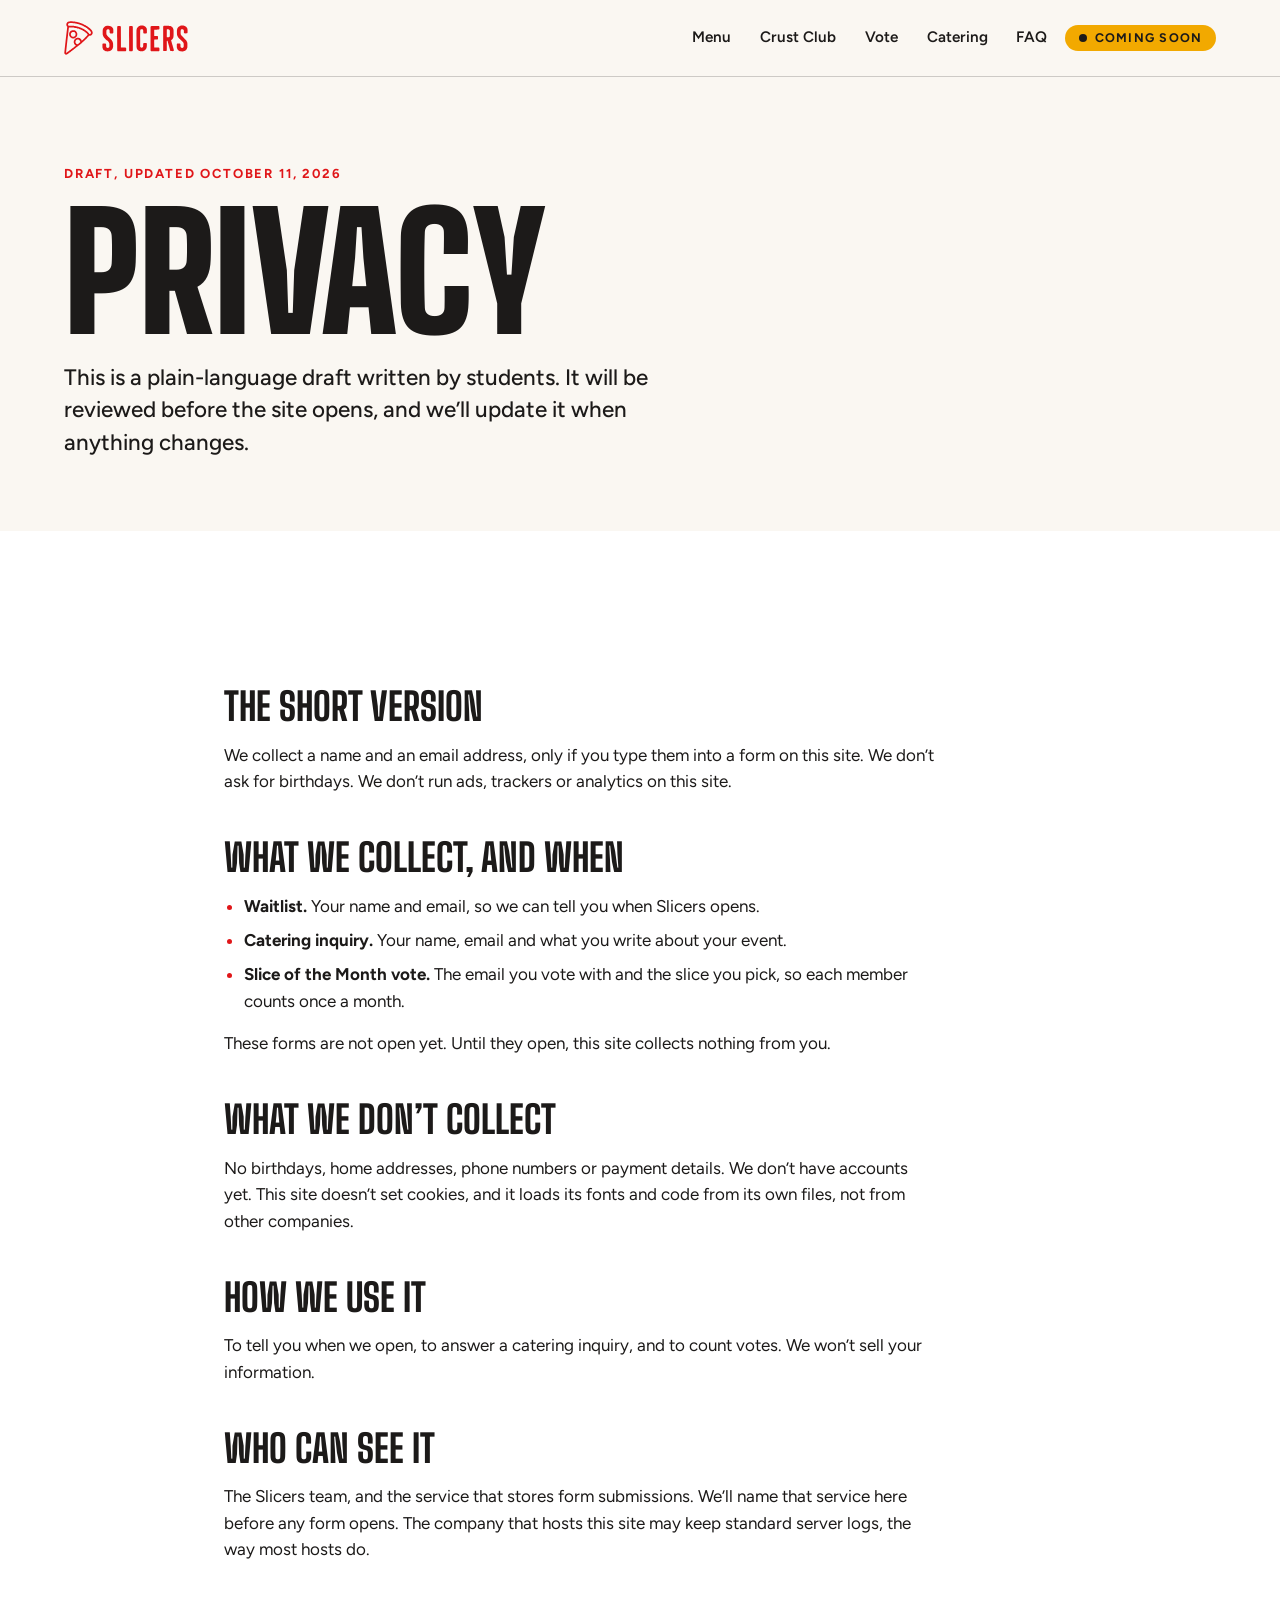
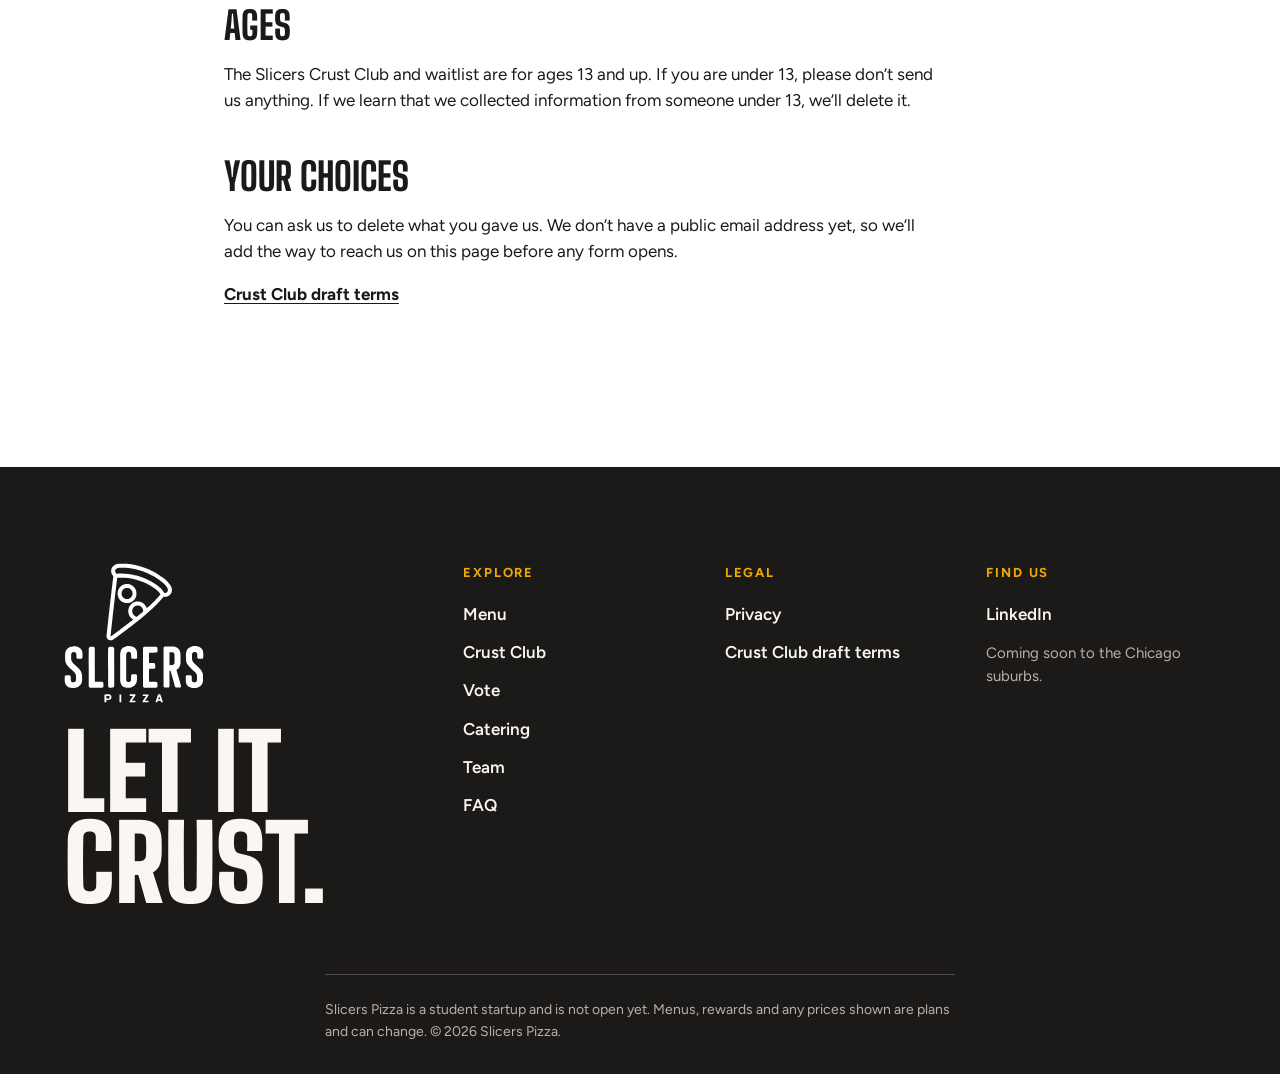
<file: privacy/index.html>
<!doctype html>
<html lang="en" class="no-js">
<head>
<meta charset="utf-8">

<meta name="viewport" content="width=device-width, initial-scale=1, viewport-fit=cover">
<title>Privacy | Slicers Pizza</title>
<meta name="description" content="What this site collects (a name and an email, only if you give them) and what it does not.">
<meta name="robots" content="noindex">
<meta name="theme-color" content="#FAF7F2">
<link rel="canonical" href="https://loganholby-web.github.io/slicers-site/privacy/">
<link rel="icon" href="../favicon.svg" type="image/svg+xml">
<link rel="icon" href="../favicon-32.png" sizes="32x32" type="image/png">
<link rel="apple-touch-icon" href="../apple-touch-icon.png">
<meta property="og:type" content="website">
<meta property="og:site_name" content="Slicers Pizza">
<meta property="og:title" content="Privacy | Slicers Pizza">
<meta property="og:description" content="What this site collects (a name and an email, only if you give them) and what it does not.">
<meta property="og:url" content="https://loganholby-web.github.io/slicers-site/privacy/">
<meta property="og:image" content="https://loganholby-web.github.io/slicers-site/og.png">
<meta property="og:image:width" content="1200">
<meta property="og:image:height" content="630">
<meta property="og:image:alt" content="Slicers Pizza logo and the line Let It Crust, next to a pepperoni pizza.">
<meta name="twitter:card" content="summary_large_image">

<script>(function(){var d=document.documentElement;d.classList.remove('no-js');d.classList.add('js');try{if(matchMedia('(prefers-reduced-motion: reduce)').matches)d.classList.add('reduced-motion');}catch(e){}})();</script>
  <script type="module" crossorigin src="../assets/main-DMcjPoi5.js"></script>
  <link rel="stylesheet" crossorigin href="../assets/style-DycqLgC7.css">
  <link rel="preload" as="font" type="font/woff2" href="../assets/big-shoulders-display-latin-wght-normal-Bn_gnr7w.woff2" crossorigin="">
  <link rel="preload" as="font" type="font/woff2" href="../assets/figtree-latin-wght-normal-D_ZTVpCC.woff2" crossorigin="">
</head>
<body class="page-privacy">
<!-- lineup: week 42 -->
<a class="skip-link" href="#main">Skip to content</a>
<header class="site-header" data-tone="light" data-header>
<div class="site-header__bar">
<a class="brand" href="../" aria-label="Slicers Pizza, home">
<span class="brand__icon" aria-hidden="true"></span><span class="brand__word" aria-hidden="true"></span>
</a>
<nav class="primary-nav" aria-label="Primary"><ul><li><a href="../menu/">Menu</a></li><li><a href="../rewards/">Crust Club</a></li><li><a href="../vote/">Vote</a></li><li><a href="../catering/">Catering</a></li><li><a href="../faq/">FAQ</a></li></ul></nav>
<span class="status-pill site-header__cta">Coming soon</span>
<button class="menu-toggle" type="button" aria-expanded="false" aria-controls="mobile-menu" data-menu-toggle>
<span class="sr-only">Menu</span><span class="menu-toggle__bars" aria-hidden="true"></span>
</button>
</div>
<div class="mobile-menu" id="mobile-menu" data-mobile-menu data-tone="red" hidden>
<nav aria-label="Mobile"><ul><li style="--i:0"><a href="../menu/">Menu</a></li><li style="--i:1"><a href="../rewards/">Crust Club</a></li><li style="--i:2"><a href="../vote/">Vote</a></li><li style="--i:3"><a href="../catering/">Catering</a></li><li style="--i:4"><a href="../faq/">FAQ</a></li></ul></nav>
<p class="mobile-menu__note">Coming soon to the Chicago suburbs.<br>Let It Crust.</p>
</div>
</header>
<main id="main" tabindex="-1">
<section class="page-head" data-tone="light" aria-labelledby="page-title">
<div class="wrap">
<p class="eyebrow">Draft, updated October 11, 2026</p>
<h1 class="display-xl page-title" id="page-title">Privacy</h1>
<p class="lead">This is a plain-language draft written by students. It will be reviewed before the site opens, and we’ll update it when anything changes.</p>
</div>
</section>
<section class="section legal" data-tone="white" aria-label="Privacy policy">
<div class="wrap wrap--narrow prose">
<h2>The short version</h2>
<p>We collect a name and an email address, only if you type them into a form on this site. We don’t ask for birthdays. We don’t run ads, trackers or analytics on this site.</p>

<h2>What we collect, and when</h2>
<ul>
<li><strong>Waitlist.</strong> Your name and email, so we can tell you when Slicers opens.</li>
<li><strong>Catering inquiry.</strong> Your name, email and what you write about your event.</li>
<li><strong>Slice of the Month vote.</strong> The email you vote with and the slice you pick, so each member counts once a month.</li>
</ul>
<p>These forms are not open yet. Until they open, this site collects nothing from you.</p>

<h2>What we don’t collect</h2>
<p>No birthdays, home addresses, phone numbers or payment details. We don’t have accounts yet. This site doesn’t set cookies, and it loads its fonts and code from its own files, not from other companies.</p>

<h2>How we use it</h2>
<p>To tell you when we open, to answer a catering inquiry, and to count votes. We won’t sell your information.</p>

<h2>Who can see it</h2>
<p>The Slicers team, and the service that stores form submissions. We’ll name that service here before any form opens. The company that hosts this site may keep standard server logs, the way most hosts do.</p>

<h2>Ages</h2>
<p>The Slicers Crust Club and waitlist are for ages 13 and up. If you are under 13, please don’t send us anything. If we learn that we collected information from someone under 13, we’ll delete it.</p>

<h2>Your choices</h2>
<p>You can ask us to delete what you gave us. We don’t have a public email address yet, so we’ll add the way to reach us on this page before any form opens.</p>

<p><a href="../rewards-terms/">Crust Club draft terms</a></p>
</div>
</section>
</main>
<footer class="site-footer" data-tone="dark">
<div class="site-footer__inner">
<div class="site-footer__brand">
<a href="../" aria-label="Slicers Pizza, home"><img class="site-footer__logo" src="../brand/slicers-logo-stacked-white.svg" alt="Slicers Pizza" width="150" height="150" loading="lazy" decoding="async"></a>
<p class="site-footer__slogan">Let it crust.</p>
</div>
<nav class="site-footer__nav" aria-label="Footer">
<h2 class="site-footer__h">Explore</h2>
<ul><li><a href="../menu/">Menu</a></li><li><a href="../rewards/">Crust Club</a></li><li><a href="../vote/">Vote</a></li><li><a href="../catering/">Catering</a></li><li><a href="../team/">Team</a></li><li><a href="../faq/">FAQ</a></li></ul>
</nav>
<nav class="site-footer__nav" aria-label="Legal">
<h2 class="site-footer__h">Legal</h2>
<ul>
<li><a href="../privacy/">Privacy</a></li>
<li><a href="../rewards-terms/">Crust Club draft terms</a></li>
</ul>
</nav>
<div class="site-footer__nav">
<h2 class="site-footer__h">Find us</h2>
<ul>
<li><a href="https://www.linkedin.com/company/slicers/" target="_blank" rel="noopener noreferrer">LinkedIn<span class="sr-only"> (opens in a new tab)</span></a></li>
</ul>
<p class="site-footer__small">Coming soon to the Chicago suburbs.</p>
</div>
</div>
<p class="site-footer__fine">Slicers Pizza is a student startup and is not open yet. Menus, rewards and any prices shown are plans and can change. &copy; 2026 Slicers Pizza.</p>
</footer>
</body>
</html>
</file>
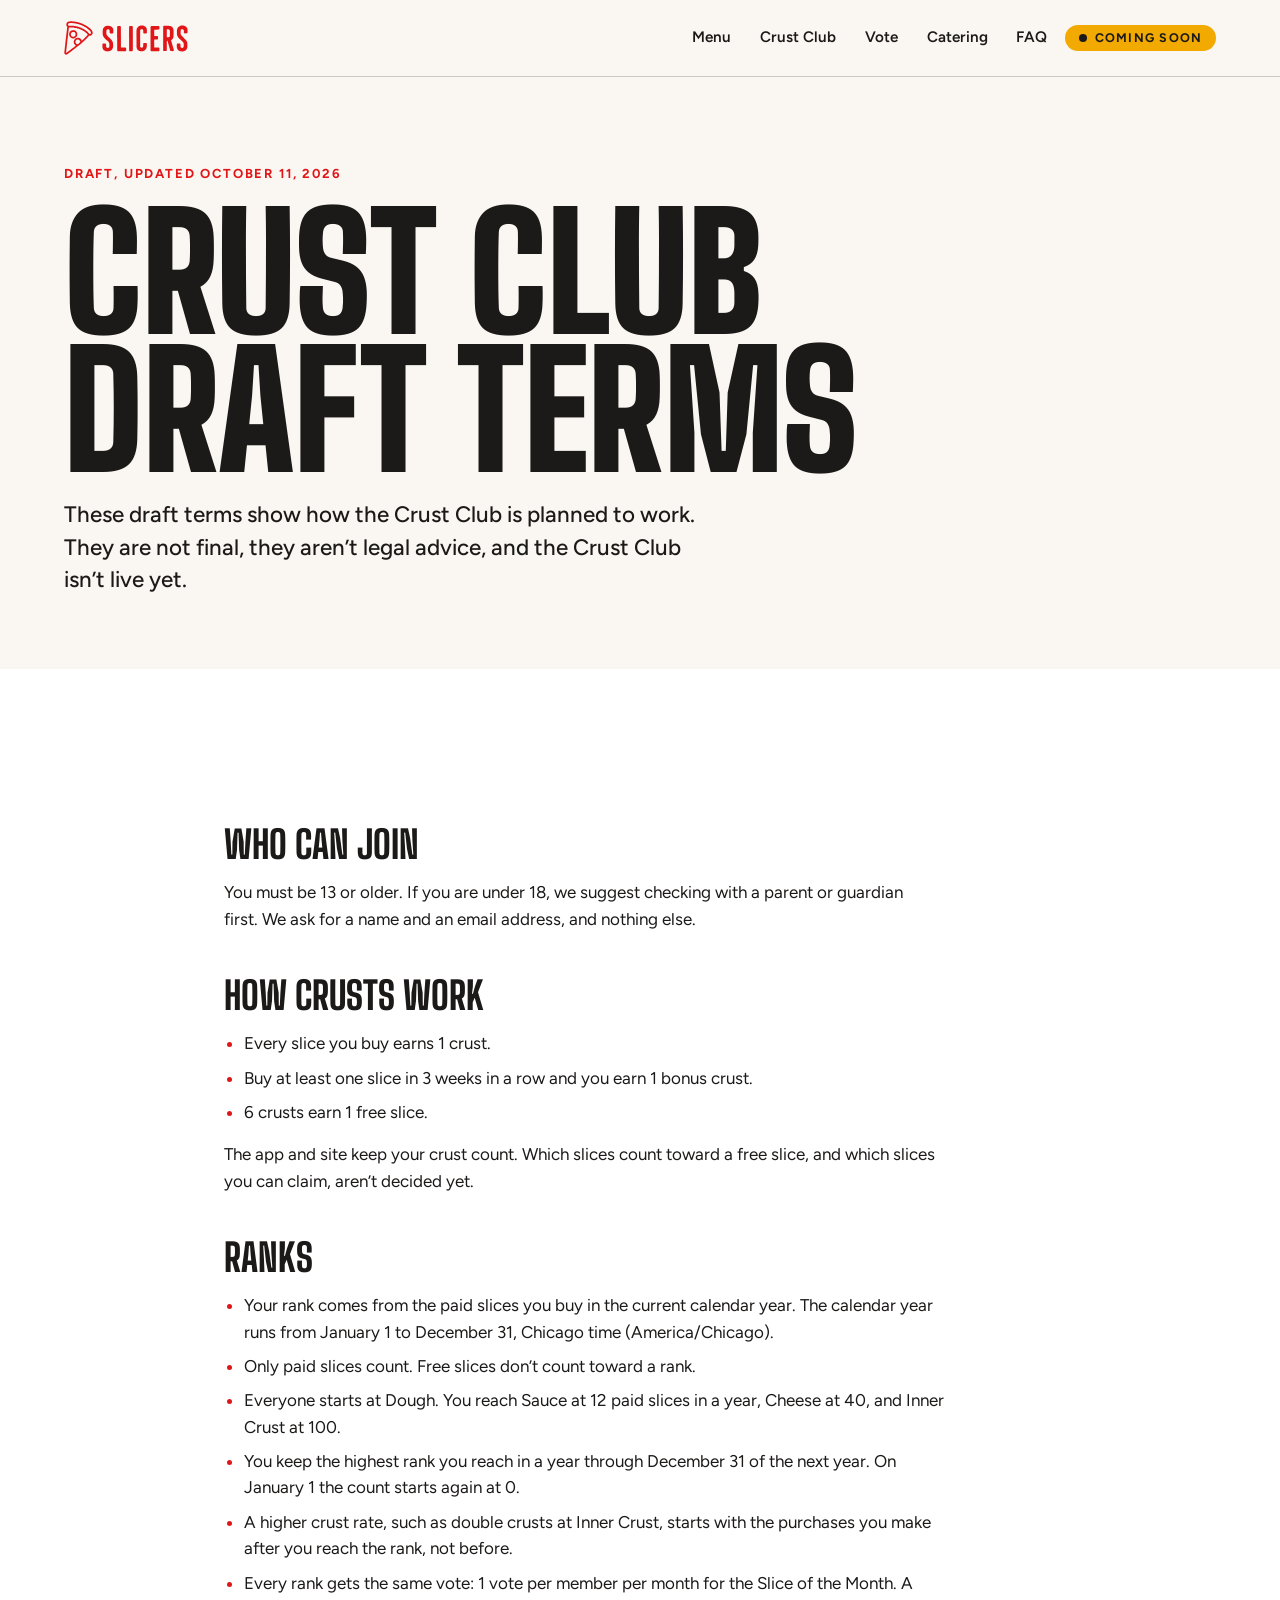
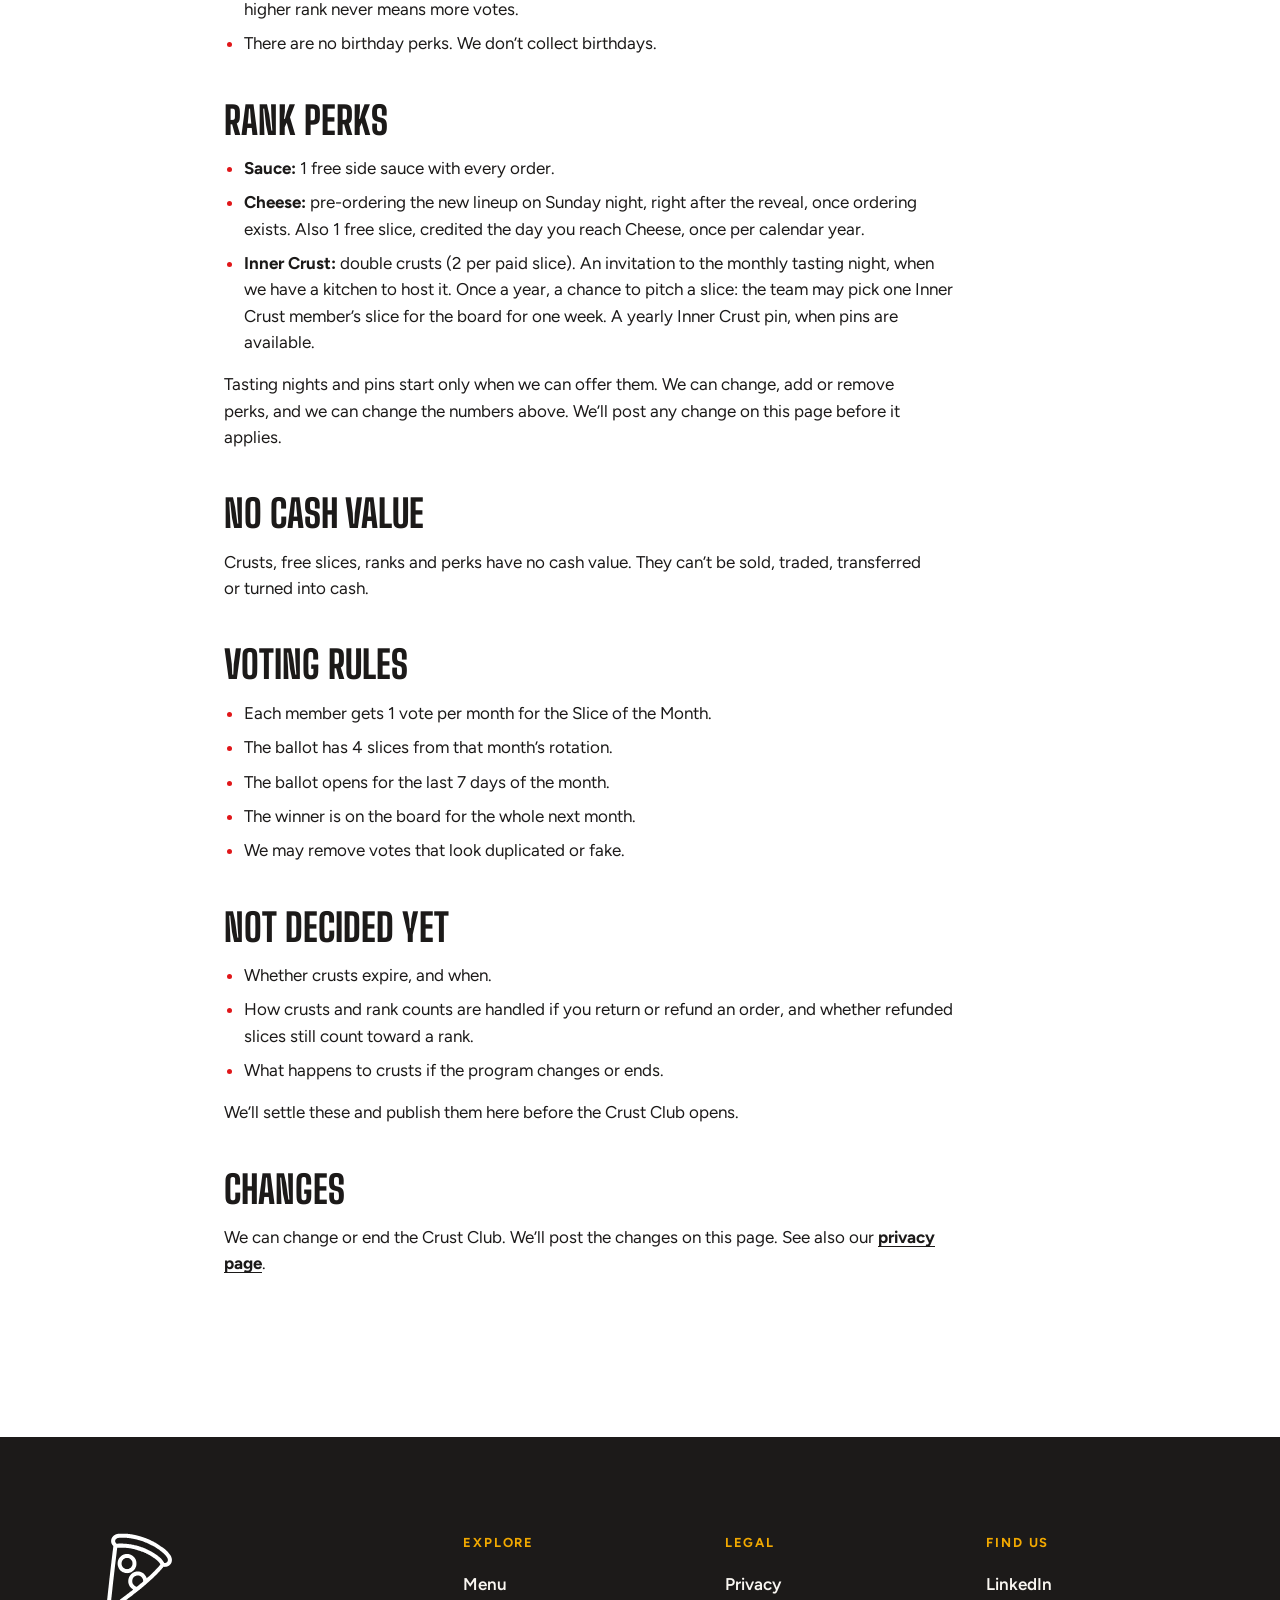
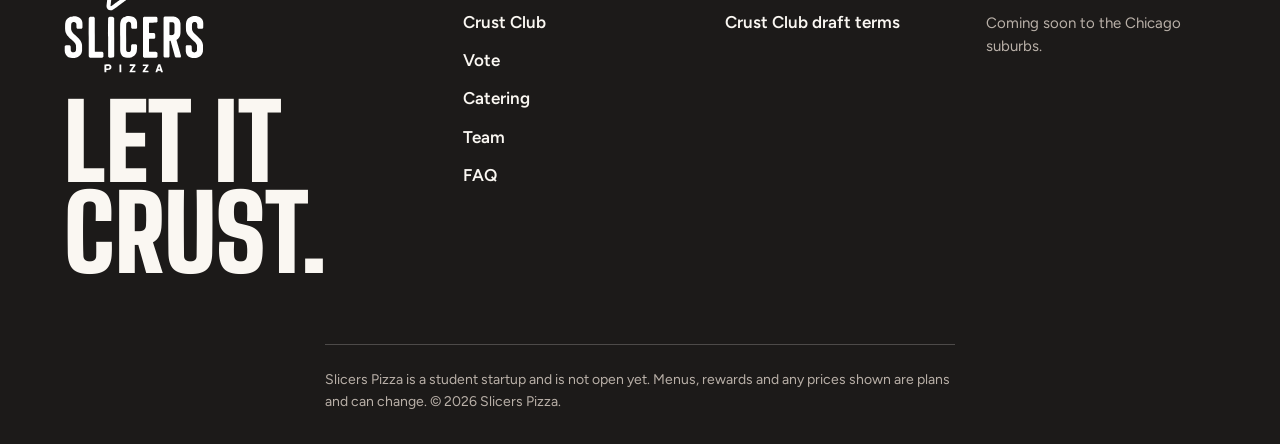
<file: rewards-terms/index.html>
<!doctype html>
<html lang="en" class="no-js">
<head>
<meta charset="utf-8">

<meta name="viewport" content="width=device-width, initial-scale=1, viewport-fit=cover">
<title>Crust Club draft terms | Slicers Pizza</title>
<meta name="description" content="Draft terms for the Crust Club: ages 13 and up, how crusts and free slices work, voting rules.">
<meta name="robots" content="noindex">
<meta name="theme-color" content="#FAF7F2">
<link rel="canonical" href="https://loganholby-web.github.io/slicers-site/rewards-terms/">
<link rel="icon" href="../favicon.svg" type="image/svg+xml">
<link rel="icon" href="../favicon-32.png" sizes="32x32" type="image/png">
<link rel="apple-touch-icon" href="../apple-touch-icon.png">
<meta property="og:type" content="website">
<meta property="og:site_name" content="Slicers Pizza">
<meta property="og:title" content="Crust Club draft terms | Slicers Pizza">
<meta property="og:description" content="Draft terms for the Crust Club: ages 13 and up, how crusts and free slices work, voting rules.">
<meta property="og:url" content="https://loganholby-web.github.io/slicers-site/rewards-terms/">
<meta property="og:image" content="https://loganholby-web.github.io/slicers-site/og.png">
<meta property="og:image:width" content="1200">
<meta property="og:image:height" content="630">
<meta property="og:image:alt" content="Slicers Pizza logo and the line Let It Crust, next to a pepperoni pizza.">
<meta name="twitter:card" content="summary_large_image">

<script>(function(){var d=document.documentElement;d.classList.remove('no-js');d.classList.add('js');try{if(matchMedia('(prefers-reduced-motion: reduce)').matches)d.classList.add('reduced-motion');}catch(e){}})();</script>
  <script type="module" crossorigin src="../assets/main-DMcjPoi5.js"></script>
  <link rel="stylesheet" crossorigin href="../assets/style-DycqLgC7.css">
  <link rel="preload" as="font" type="font/woff2" href="../assets/big-shoulders-display-latin-wght-normal-Bn_gnr7w.woff2" crossorigin="">
  <link rel="preload" as="font" type="font/woff2" href="../assets/figtree-latin-wght-normal-D_ZTVpCC.woff2" crossorigin="">
</head>
<body class="page-rewards-terms">
<!-- lineup: week 42 -->
<a class="skip-link" href="#main">Skip to content</a>
<header class="site-header" data-tone="light" data-header>
<div class="site-header__bar">
<a class="brand" href="../" aria-label="Slicers Pizza, home">
<span class="brand__icon" aria-hidden="true"></span><span class="brand__word" aria-hidden="true"></span>
</a>
<nav class="primary-nav" aria-label="Primary"><ul><li><a href="../menu/">Menu</a></li><li><a href="../rewards/">Crust Club</a></li><li><a href="../vote/">Vote</a></li><li><a href="../catering/">Catering</a></li><li><a href="../faq/">FAQ</a></li></ul></nav>
<span class="status-pill site-header__cta">Coming soon</span>
<button class="menu-toggle" type="button" aria-expanded="false" aria-controls="mobile-menu" data-menu-toggle>
<span class="sr-only">Menu</span><span class="menu-toggle__bars" aria-hidden="true"></span>
</button>
</div>
<div class="mobile-menu" id="mobile-menu" data-mobile-menu data-tone="red" hidden>
<nav aria-label="Mobile"><ul><li style="--i:0"><a href="../menu/">Menu</a></li><li style="--i:1"><a href="../rewards/">Crust Club</a></li><li style="--i:2"><a href="../vote/">Vote</a></li><li style="--i:3"><a href="../catering/">Catering</a></li><li style="--i:4"><a href="../faq/">FAQ</a></li></ul></nav>
<p class="mobile-menu__note">Coming soon to the Chicago suburbs.<br>Let It Crust.</p>
</div>
</header>
<main id="main" tabindex="-1">
<section class="page-head" data-tone="light" aria-labelledby="page-title">
<div class="wrap">
<p class="eyebrow">Draft, updated October 11, 2026</p>
<h1 class="display-xl page-title" id="page-title">Crust Club draft terms</h1>
<p class="lead">These draft terms show how the Crust Club is planned to work. They are not final, they aren’t legal advice, and the Crust Club isn’t live yet.</p>
</div>
</section>
<section class="section legal" data-tone="white" aria-label="Draft terms in full">
<div class="wrap wrap--narrow prose">
<h2>Who can join</h2>
<p>You must be 13 or older. If you are under 18, we suggest checking with a parent or guardian first. We ask for a name and an email address, and nothing else.</p>

<h2>How crusts work</h2>
<ul>
<li>Every slice you buy earns 1 crust.</li>
<li>Buy at least one slice in 3 weeks in a row and you earn 1 bonus crust.</li>
<li>6 crusts earn 1 free slice.</li>
</ul>
<p>The app and site keep your crust count. Which slices count toward a free slice, and which slices you can claim, aren’t decided yet.</p>

<h2>Ranks</h2>
<ul>
<li>Your rank comes from the paid slices you buy in the current calendar year. The calendar year runs from January 1 to December 31, Chicago time (America/Chicago).</li>
<li>Only paid slices count. Free slices don’t count toward a rank.</li>
<li>Everyone starts at Dough. You reach Sauce at 12 paid slices in a year, Cheese at 40, and Inner Crust at 100.</li>
<li>You keep the highest rank you reach in a year through December 31 of the next year. On January 1 the count starts again at 0.</li>
<li>A higher crust rate, such as double crusts at Inner Crust, starts with the purchases you make after you reach the rank, not before.</li>
<li>Every rank gets the same vote: 1 vote per member per month for the Slice of the Month. A higher rank never means more votes.</li>
<li>There are no birthday perks. We don’t collect birthdays.</li>
</ul>

<h2>Rank perks</h2>
<ul>
<li><strong>Sauce:</strong> 1 free side sauce with every order.</li>
<li><strong>Cheese:</strong> pre-ordering the new lineup on Sunday night, right after the reveal, once ordering exists. Also 1 free slice, credited the day you reach Cheese, once per calendar year.</li>
<li><strong>Inner Crust:</strong> double crusts (2 per paid slice). An invitation to the monthly tasting night, when we have a kitchen to host it. Once a year, a chance to pitch a slice: the team may pick one Inner Crust member’s slice for the board for one week. A yearly Inner Crust pin, when pins are available.</li>
</ul>
<p>Tasting nights and pins start only when we can offer them. We can change, add or remove perks, and we can change the numbers above. We’ll post any change on this page before it applies.</p>

<h2>No cash value</h2>
<p>Crusts, free slices, ranks and perks have no cash value. They can’t be sold, traded, transferred or turned into cash.</p>

<h2>Voting rules</h2>
<ul>
<li>Each member gets 1 vote per month for the Slice of the Month.</li>
<li>The ballot has 4 slices from that month’s rotation.</li>
<li>The ballot opens for the last 7 days of the month.</li>
<li>The winner is on the board for the whole next month.</li>
<li>We may remove votes that look duplicated or fake.</li>
</ul>

<h2>Not decided yet</h2>
<ul>
<li>Whether crusts expire, and when.</li>
<li>How crusts and rank counts are handled if you return or refund an order, and whether refunded slices still count toward a rank.</li>
<li>What happens to crusts if the program changes or ends.</li>
</ul>
<p>We’ll settle these and publish them here before the Crust Club opens.</p>

<h2>Changes</h2>
<p>We can change or end the Crust Club. We’ll post the changes on this page. See also our <a href="../privacy/">privacy page</a>.</p>
</div>
</section>
</main>
<footer class="site-footer" data-tone="dark">
<div class="site-footer__inner">
<div class="site-footer__brand">
<a href="../" aria-label="Slicers Pizza, home"><img class="site-footer__logo" src="../brand/slicers-logo-stacked-white.svg" alt="Slicers Pizza" width="150" height="150" loading="lazy" decoding="async"></a>
<p class="site-footer__slogan">Let it crust.</p>
</div>
<nav class="site-footer__nav" aria-label="Footer">
<h2 class="site-footer__h">Explore</h2>
<ul><li><a href="../menu/">Menu</a></li><li><a href="../rewards/">Crust Club</a></li><li><a href="../vote/">Vote</a></li><li><a href="../catering/">Catering</a></li><li><a href="../team/">Team</a></li><li><a href="../faq/">FAQ</a></li></ul>
</nav>
<nav class="site-footer__nav" aria-label="Legal">
<h2 class="site-footer__h">Legal</h2>
<ul>
<li><a href="../privacy/">Privacy</a></li>
<li><a href="../rewards-terms/">Crust Club draft terms</a></li>
</ul>
</nav>
<div class="site-footer__nav">
<h2 class="site-footer__h">Find us</h2>
<ul>
<li><a href="https://www.linkedin.com/company/slicers/" target="_blank" rel="noopener noreferrer">LinkedIn<span class="sr-only"> (opens in a new tab)</span></a></li>
</ul>
<p class="site-footer__small">Coming soon to the Chicago suburbs.</p>
</div>
</div>
<p class="site-footer__fine">Slicers Pizza is a student startup and is not open yet. Menus, rewards and any prices shown are plans and can change. &copy; 2026 Slicers Pizza.</p>
</footer>
</body>
</html>
</file>
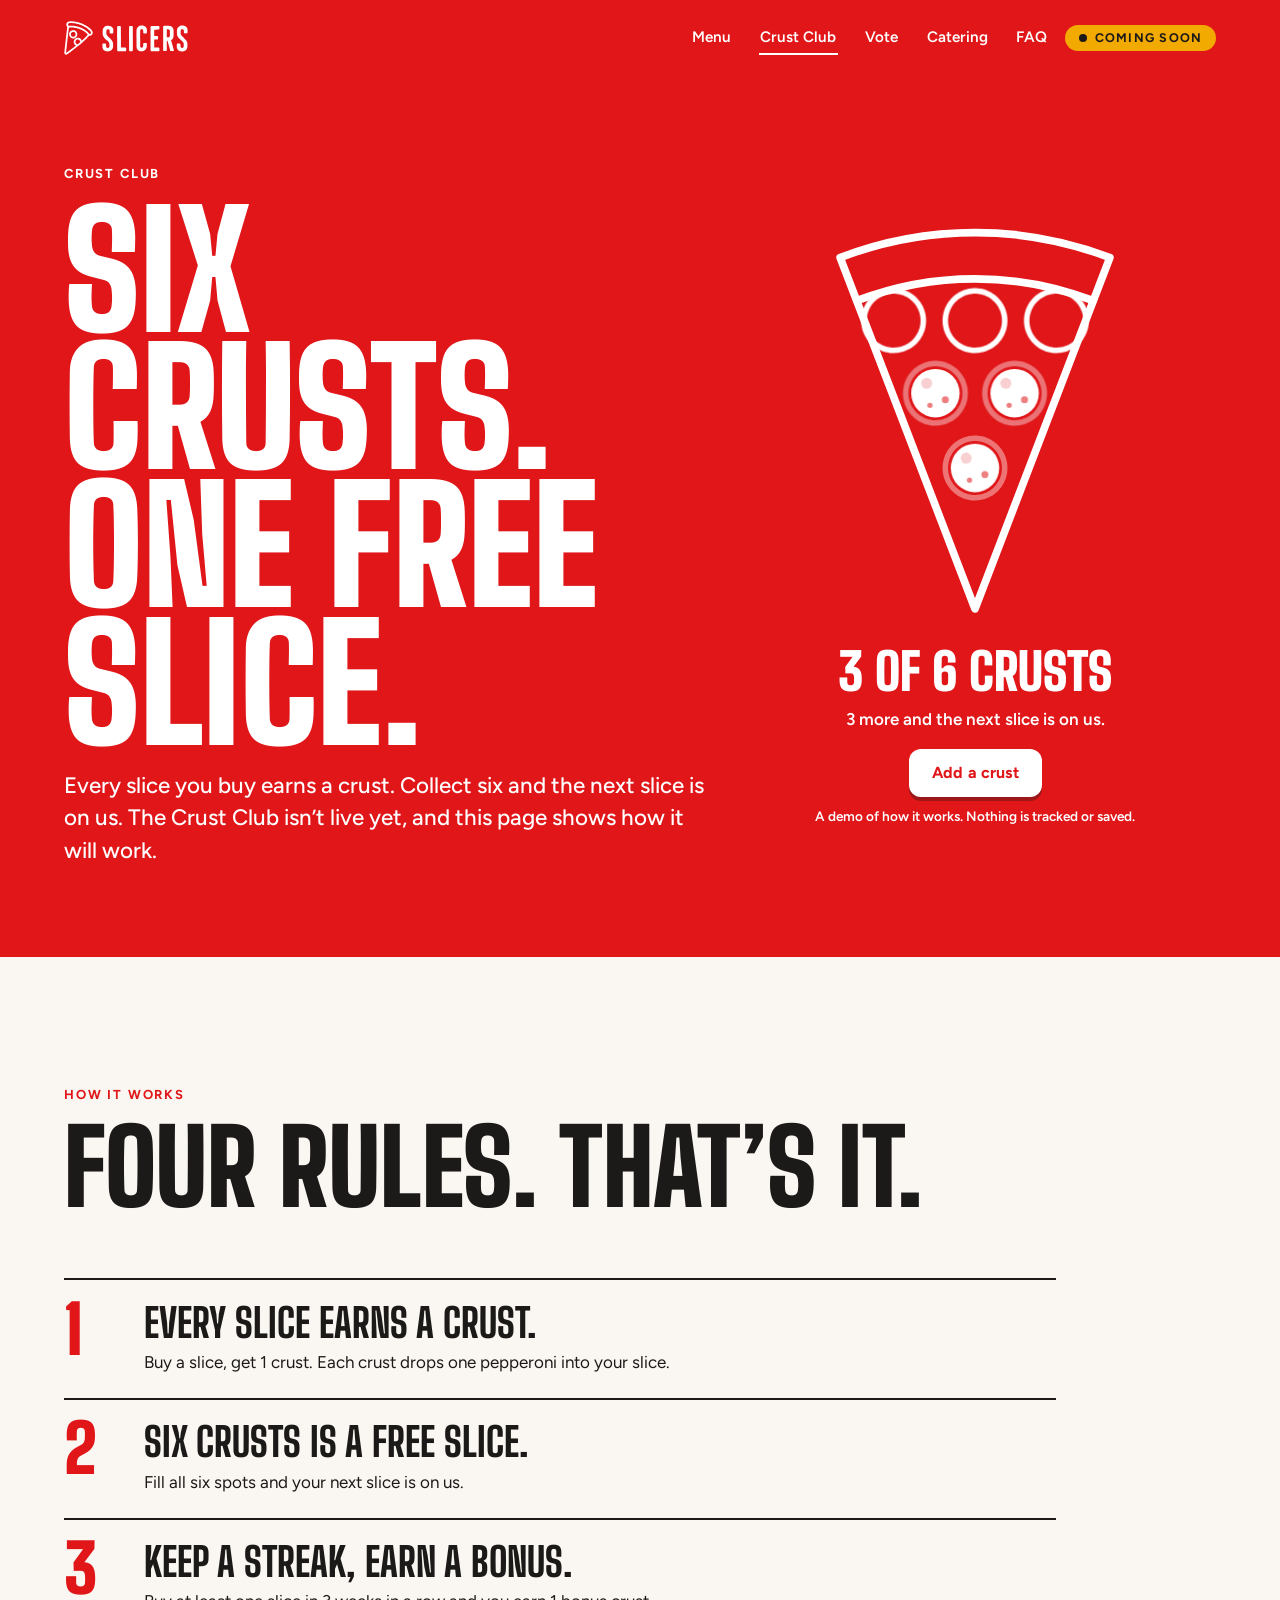
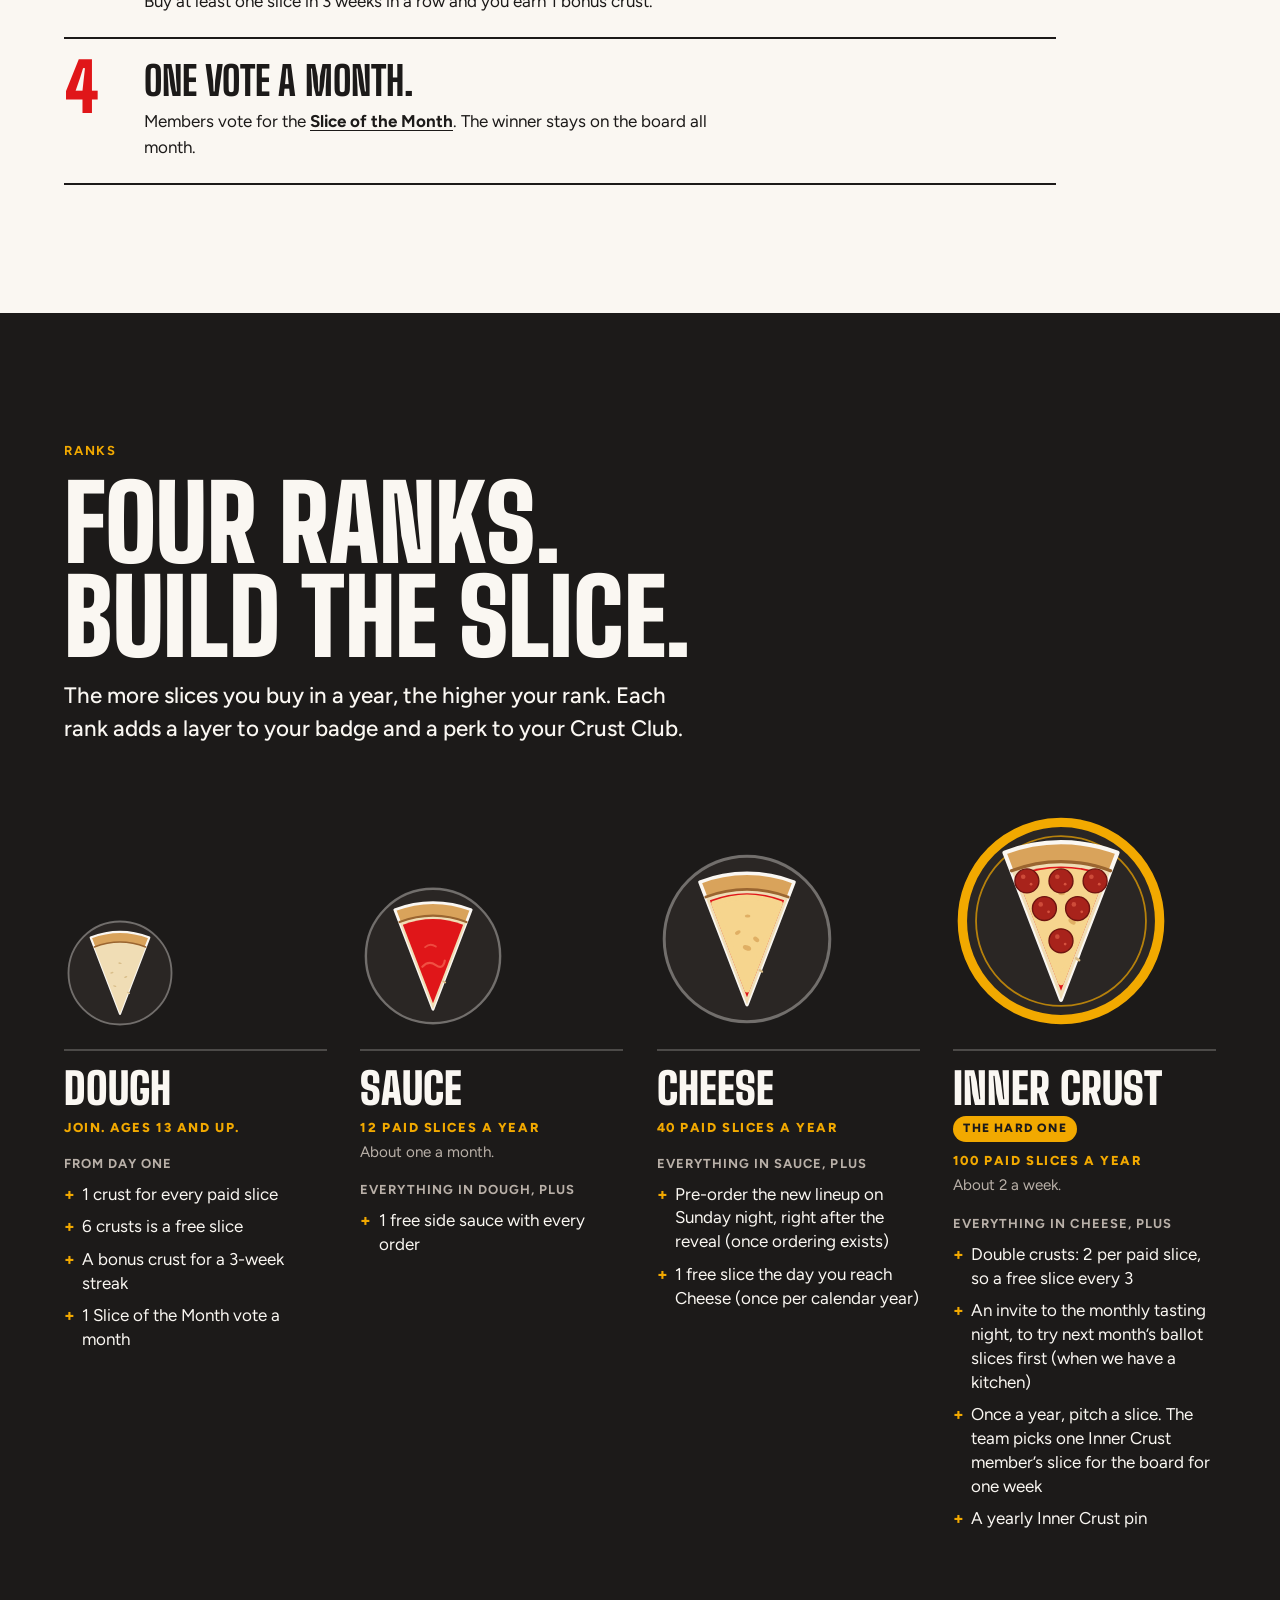
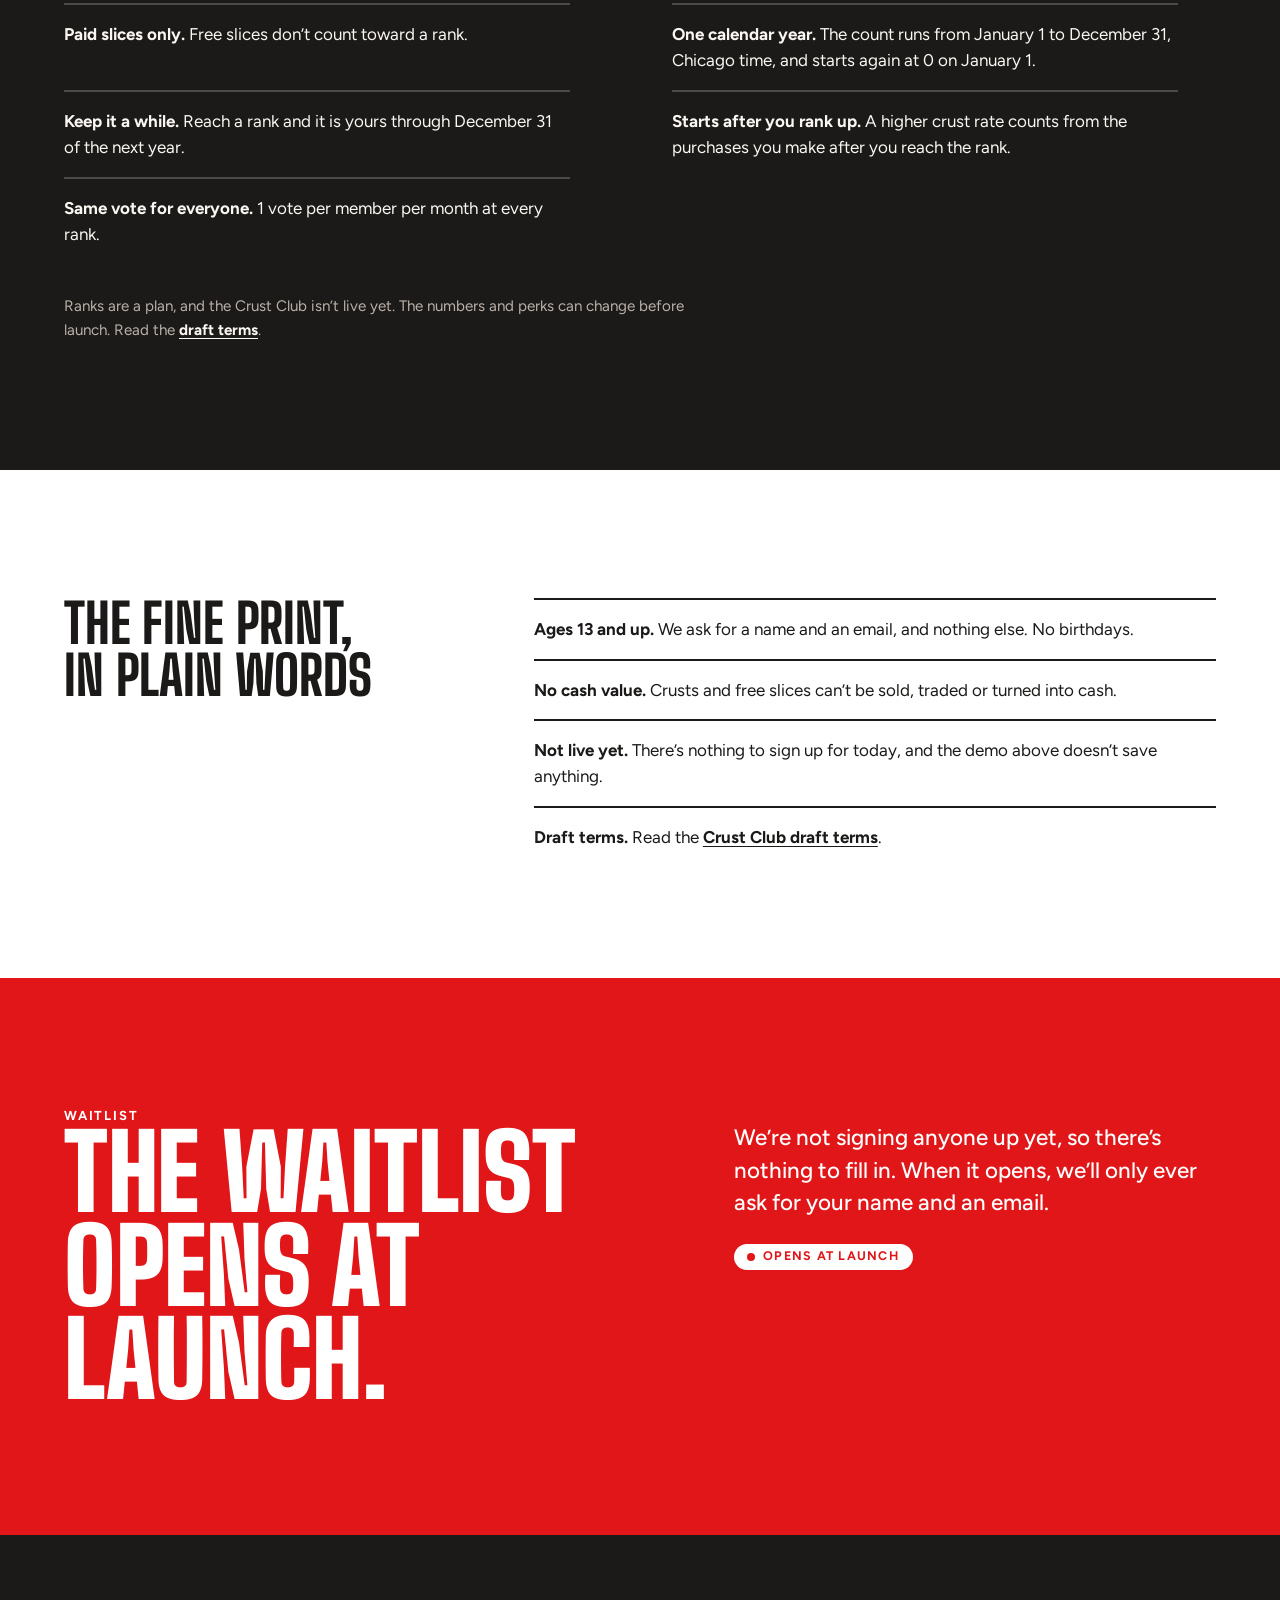
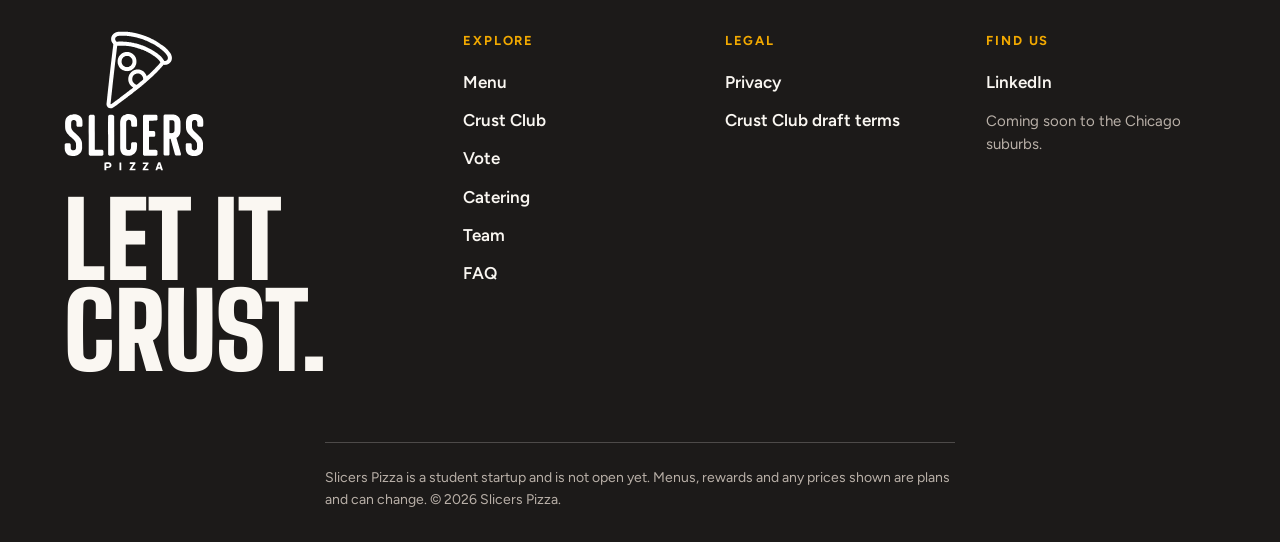
<file: rewards/index.html>
<!doctype html>
<html lang="en" class="no-js">
<head>
<meta charset="utf-8">

<meta name="viewport" content="width=device-width, initial-scale=1, viewport-fit=cover">
<title>Crust Club rewards | Slicers Pizza</title>
<meta name="description" content="Earn a crust with every slice. Six crusts is a free slice. Climb four ranks, from Dough to Inner Crust. Crust Club is for ages 13 and up.">
<meta name="robots" content="noindex">
<meta name="theme-color" content="#FAF7F2">
<link rel="canonical" href="https://loganholby-web.github.io/slicers-site/rewards/">
<link rel="icon" href="../favicon.svg" type="image/svg+xml">
<link rel="icon" href="../favicon-32.png" sizes="32x32" type="image/png">
<link rel="apple-touch-icon" href="../apple-touch-icon.png">
<meta property="og:type" content="website">
<meta property="og:site_name" content="Slicers Pizza">
<meta property="og:title" content="Crust Club rewards | Slicers Pizza">
<meta property="og:description" content="Earn a crust with every slice. Six crusts is a free slice. Climb four ranks, from Dough to Inner Crust. Crust Club is for ages 13 and up.">
<meta property="og:url" content="https://loganholby-web.github.io/slicers-site/rewards/">
<meta property="og:image" content="https://loganholby-web.github.io/slicers-site/og.png">
<meta property="og:image:width" content="1200">
<meta property="og:image:height" content="630">
<meta property="og:image:alt" content="Slicers Pizza logo and the line Let It Crust, next to a pepperoni pizza.">
<meta name="twitter:card" content="summary_large_image">

<script>(function(){var d=document.documentElement;d.classList.remove('no-js');d.classList.add('js');try{if(matchMedia('(prefers-reduced-motion: reduce)').matches)d.classList.add('reduced-motion');}catch(e){}})();</script>
  <script type="module" crossorigin src="../assets/main-DMcjPoi5.js"></script>
  <link rel="stylesheet" crossorigin href="../assets/style-DycqLgC7.css">
  <link rel="preload" as="font" type="font/woff2" href="../assets/big-shoulders-display-latin-wght-normal-Bn_gnr7w.woff2" crossorigin="">
  <link rel="preload" as="font" type="font/woff2" href="../assets/figtree-latin-wght-normal-D_ZTVpCC.woff2" crossorigin="">
</head>
<body class="page-rewards">
<!-- lineup: week 42 -->
<a class="skip-link" href="#main">Skip to content</a>
<header class="site-header" data-tone="light" data-header>
<div class="site-header__bar">
<a class="brand" href="../" aria-label="Slicers Pizza, home">
<span class="brand__icon" aria-hidden="true"></span><span class="brand__word" aria-hidden="true"></span>
</a>
<nav class="primary-nav" aria-label="Primary"><ul><li><a href="../menu/">Menu</a></li><li><a href="../rewards/" aria-current="page">Crust Club</a></li><li><a href="../vote/">Vote</a></li><li><a href="../catering/">Catering</a></li><li><a href="../faq/">FAQ</a></li></ul></nav>
<span class="status-pill site-header__cta">Coming soon</span>
<button class="menu-toggle" type="button" aria-expanded="false" aria-controls="mobile-menu" data-menu-toggle>
<span class="sr-only">Menu</span><span class="menu-toggle__bars" aria-hidden="true"></span>
</button>
</div>
<div class="mobile-menu" id="mobile-menu" data-mobile-menu data-tone="red" hidden>
<nav aria-label="Mobile"><ul><li style="--i:0"><a href="../menu/">Menu</a></li><li style="--i:1"><a href="../rewards/" aria-current="page">Crust Club</a></li><li style="--i:2"><a href="../vote/">Vote</a></li><li style="--i:3"><a href="../catering/">Catering</a></li><li style="--i:4"><a href="../faq/">FAQ</a></li></ul></nav>
<p class="mobile-menu__note">Coming soon to the Chicago suburbs.<br>Let It Crust.</p>
</div>
</header>
<main id="main" tabindex="-1">
<section class="page-head page-head--red" data-tone="red" aria-labelledby="page-title">
<div class="wrap crust__grid">
<div class="crust__copy">
<p class="eyebrow">Crust Club</p>
<h1 class="display-xl page-title" id="page-title">Six crusts. One free slice.</h1>
<p class="lead">Every slice you buy earns a crust. Collect six and the next slice is on us. The Crust Club isn’t live yet, and this page shows how it will work.</p>
</div>
<div class="crust__demo"><div class="crust-demo" data-crust-demo data-initial="3">
<svg class="crust-slice" viewBox="0 0 300 380" role="img" aria-label="A slice outline with six pepperoni spots. Each crust adds one pepperoni. Six pepperoni is a free slice." data-crust-svg>
<path class="crust-slice__outline" d="M150 368L27.4 48.7A342 342 0 0 1 272.6 48.7Z" />
<path class="crust-slice__edge" d="M42.5 87.9A300 300 0 0 1 257.5 87.9" />
<g class="spot is-filled" data-spot="0" transform="translate(150 240)">
<circle class="spot__ring" r="27" />
<g class="spot__drop"><circle class="spot__pep" r="22" /><circle class="spot__shine" cx="-8" cy="-9" r="5" /><circle class="spot__fleck" cx="9" cy="6" r="3.2" /><circle class="spot__fleck" cx="-5" cy="11" r="2.4" /></g>
</g><g class="spot is-filled" data-spot="1" transform="translate(114 172)">
<circle class="spot__ring" r="27" />
<g class="spot__drop"><circle class="spot__pep" r="22" /><circle class="spot__shine" cx="-8" cy="-9" r="5" /><circle class="spot__fleck" cx="9" cy="6" r="3.2" /><circle class="spot__fleck" cx="-5" cy="11" r="2.4" /></g>
</g><g class="spot is-filled" data-spot="2" transform="translate(186 172)">
<circle class="spot__ring" r="27" />
<g class="spot__drop"><circle class="spot__pep" r="22" /><circle class="spot__shine" cx="-8" cy="-9" r="5" /><circle class="spot__fleck" cx="9" cy="6" r="3.2" /><circle class="spot__fleck" cx="-5" cy="11" r="2.4" /></g>
</g><g class="spot" data-spot="3" transform="translate(76 106)">
<circle class="spot__ring" r="27" />
<g class="spot__drop"><circle class="spot__pep" r="22" /><circle class="spot__shine" cx="-8" cy="-9" r="5" /><circle class="spot__fleck" cx="9" cy="6" r="3.2" /><circle class="spot__fleck" cx="-5" cy="11" r="2.4" /></g>
</g><g class="spot" data-spot="4" transform="translate(150 106)">
<circle class="spot__ring" r="27" />
<g class="spot__drop"><circle class="spot__pep" r="22" /><circle class="spot__shine" cx="-8" cy="-9" r="5" /><circle class="spot__fleck" cx="9" cy="6" r="3.2" /><circle class="spot__fleck" cx="-5" cy="11" r="2.4" /></g>
</g><g class="spot" data-spot="5" transform="translate(224 106)">
<circle class="spot__ring" r="27" />
<g class="spot__drop"><circle class="spot__pep" r="22" /><circle class="spot__shine" cx="-8" cy="-9" r="5" /><circle class="spot__fleck" cx="9" cy="6" r="3.2" /><circle class="spot__fleck" cx="-5" cy="11" r="2.4" /></g>
</g>
</svg>
<div class="crust-demo__panel">
<p class="crust-demo__count" aria-live="polite"><span data-crust-count>3</span> of 6 crusts</p>
<p class="crust-demo__msg" data-crust-msg>Three more and the next slice is on us.</p>
<div class="crust-demo__actions">
<button class="btn btn--light" type="button" data-crust-add>Add a crust</button>
<button class="btn btn--ghost-light" type="button" data-crust-reset hidden>Start over</button>
</div>
<p class="crust-demo__fine">A demo of how it works. Nothing is tracked or saved.</p>
</div>
</div></div>
</div>
</section>
<section class="section how" data-tone="light" aria-labelledby="how-title">
<div class="wrap">
<header class="section-head">
<p class="eyebrow">How it works</p>
<h2 class="display-l" id="how-title">Four rules. That’s it.</h2>
</header>
<ol class="rules">
<li data-reveal style="--i:0"><span class="rules__n" aria-hidden="true">1</span><div><h3>Every slice earns a crust.</h3><p>Buy a slice, get 1 crust. Each crust drops one pepperoni into your slice.</p></div></li>
<li data-reveal style="--i:1"><span class="rules__n" aria-hidden="true">2</span><div><h3>Six crusts is a free slice.</h3><p>Fill all six spots and your next slice is on us.</p></div></li>
<li data-reveal style="--i:2"><span class="rules__n" aria-hidden="true">3</span><div><h3>Keep a streak, earn a bonus.</h3><p>Buy at least one slice in 3 weeks in a row and you earn 1 bonus crust.</p></div></li>
<li data-reveal style="--i:3"><span class="rules__n" aria-hidden="true">4</span><div><h3>One vote a month.</h3><p>Members vote for the <a href="../vote/">Slice of the Month</a>. The winner stays on the board all month.</p></div></li>
</ol>
</div>
</section>
<section class="section ranks" id="ranks" data-tone="dark" aria-labelledby="ranks-title">
<div class="wrap">
<header class="section-head">
<p class="eyebrow">Ranks</p>
<h2 class="display-l" id="ranks-title">Four ranks. Build the slice.</h2>
<p class="lead">The more slices you buy in a year, the higher your rank. Each rank adds a layer to your badge and a perk to your Crust Club.</p>
</header>
<ol class="ladder"><li class="rank rank--dough" style="--bw:112;--bwm:84;--i:0" data-reveal>
<svg class="rank__badge rank__badge--dough" viewBox="0 0 300 300" aria-hidden="true" focusable="false"><circle cx="150" cy="150" r="140" fill="#2A2624"/><circle cx="150" cy="150" r="138" fill="none" stroke="#FAF7F2" stroke-width="5" opacity=".35"/><g transform="translate(150 150) scale(.64) translate(-150 -197)"><path d="M150 368L27.4 48.7A342 342 0 0 1 272.6 48.7Z" fill="#D9A35B" stroke="#FAF7F2" stroke-width="9" stroke-linejoin="round"/><path d="M150 368L42.5 87.9A300 300 0 0 1 257.5 87.9Z" fill="#F0DDB5"/><ellipse cx="128" cy="252" rx="7" ry="3.2" transform="rotate(20 128 252)" fill="#D9BE8A"/><ellipse cx="174" cy="214" rx="7" ry="3.2" transform="rotate(-25 174 214)" fill="#D9BE8A"/><ellipse cx="150" cy="156" rx="7" ry="3.2" transform="rotate(10 150 156)" fill="#D9BE8A"/><ellipse cx="116" cy="196" rx="7" ry="3.2" transform="rotate(-15 116 196)" fill="#D9BE8A"/><ellipse cx="186" cy="280" rx="7" ry="3.2" transform="rotate(30 186 280)" fill="#D9BE8A"/><path d="M42.5 87.9A300 300 0 0 1 257.5 87.9" fill="none" stroke="#9A6530" stroke-width="7" stroke-linecap="round"/></g></svg>
<div class="rank__body">
<h3 class="rank__name">Dough</h3>

<p class="rank__need">Join. Ages 13 and up.</p>

<p class="rank__plus">From day one</p>
<ul class="rank__perks"><li>1 crust for every paid slice</li><li>6 crusts is a free slice</li><li>A bonus crust for a 3-week streak</li><li>1 Slice of the Month vote a month</li></ul>
</div>
</li><li class="rank rank--sauce" style="--bw:146;--bwm:92;--i:1" data-reveal>
<svg class="rank__badge rank__badge--sauce" viewBox="0 0 300 300" aria-hidden="true" focusable="false"><circle cx="150" cy="150" r="140" fill="#2A2624"/><circle cx="150" cy="150" r="138" fill="none" stroke="#FAF7F2" stroke-width="5" opacity=".35"/><g transform="translate(150 150) scale(.64) translate(-150 -197)"><path d="M150 368L27.4 48.7A342 342 0 0 1 272.6 48.7Z" fill="#D9A35B" stroke="#FAF7F2" stroke-width="9" stroke-linejoin="round"/><path d="M150 368L42.5 87.9A300 300 0 0 1 257.5 87.9Z" fill="#F0DDB5"/><ellipse cx="128" cy="252" rx="7" ry="3.2" transform="rotate(20 128 252)" fill="#D9BE8A"/><ellipse cx="174" cy="214" rx="7" ry="3.2" transform="rotate(-25 174 214)" fill="#D9BE8A"/><ellipse cx="150" cy="156" rx="7" ry="3.2" transform="rotate(10 150 156)" fill="#D9BE8A"/><ellipse cx="116" cy="196" rx="7" ry="3.2" transform="rotate(-15 116 196)" fill="#D9BE8A"/><ellipse cx="186" cy="280" rx="7" ry="3.2" transform="rotate(30 186 280)" fill="#D9BE8A"/><g transform="translate(150 173) scale(0.9) translate(-150 -173)"><path d="M150 368L42.5 87.9A300 300 0 0 1 257.5 87.9Z" fill="#E01619"/><path d="M112 238q22-24 48-6t32-16" fill="none" stroke="#FF8A6E" stroke-width="8" stroke-linecap="round" opacity=".5"/><path d="M122 168q18-16 38-2" fill="none" stroke="#FF8A6E" stroke-width="7" stroke-linecap="round" opacity=".45"/></g><path d="M42.5 87.9A300 300 0 0 1 257.5 87.9" fill="none" stroke="#9A6530" stroke-width="7" stroke-linecap="round"/></g></svg>
<div class="rank__body">
<h3 class="rank__name">Sauce</h3>

<p class="rank__need">12 paid slices a year</p>
<p class="rank__note">About one a month.</p>
<p class="rank__plus">Everything in Dough, plus</p>
<ul class="rank__perks"><li>1 free side sauce with every order</li></ul>
</div>
</li><li class="rank rank--cheese" style="--bw:180;--bwm:100;--i:2" data-reveal>
<svg class="rank__badge rank__badge--cheese" viewBox="0 0 300 300" aria-hidden="true" focusable="false"><circle cx="150" cy="150" r="140" fill="#2A2624"/><circle cx="150" cy="150" r="138" fill="none" stroke="#FAF7F2" stroke-width="5" opacity=".35"/><g transform="translate(150 150) scale(.64) translate(-150 -197)"><path d="M150 368L27.4 48.7A342 342 0 0 1 272.6 48.7Z" fill="#D9A35B" stroke="#FAF7F2" stroke-width="9" stroke-linejoin="round"/><path d="M150 368L42.5 87.9A300 300 0 0 1 257.5 87.9Z" fill="#F0DDB5"/><ellipse cx="128" cy="252" rx="7" ry="3.2" transform="rotate(20 128 252)" fill="#D9BE8A"/><ellipse cx="174" cy="214" rx="7" ry="3.2" transform="rotate(-25 174 214)" fill="#D9BE8A"/><ellipse cx="150" cy="156" rx="7" ry="3.2" transform="rotate(10 150 156)" fill="#D9BE8A"/><ellipse cx="116" cy="196" rx="7" ry="3.2" transform="rotate(-15 116 196)" fill="#D9BE8A"/><ellipse cx="186" cy="280" rx="7" ry="3.2" transform="rotate(30 186 280)" fill="#D9BE8A"/><g transform="translate(150 173) scale(0.9) translate(-150 -173)"><path d="M150 368L42.5 87.9A300 300 0 0 1 257.5 87.9Z" fill="#E01619"/><path d="M112 238q22-24 48-6t32-16" fill="none" stroke="#FF8A6E" stroke-width="8" stroke-linecap="round" opacity=".5"/><path d="M122 168q18-16 38-2" fill="none" stroke="#FF8A6E" stroke-width="7" stroke-linecap="round" opacity=".45"/></g><g transform="translate(150 173) scale(0.8) translate(-150 -173)"><path d="M150 368L42.5 87.9A300 300 0 0 1 257.5 87.9Z" fill="#F6D58E" stroke="#F6D58E" stroke-width="18" stroke-linejoin="round"/><ellipse cx="150" cy="232" rx="14" ry="8" transform="rotate(20 150 232)" fill="#C98A3A" opacity=".5"/><ellipse cx="120" cy="182" rx="10" ry="6" transform="rotate(-30 120 182)" fill="#C98A3A" opacity=".5"/><ellipse cx="180" cy="204" rx="11" ry="7" transform="rotate(40 180 204)" fill="#C98A3A" opacity=".5"/><ellipse cx="152" cy="128" rx="9" ry="5" transform="rotate(0 152 128)" fill="#C98A3A" opacity=".5"/></g><path d="M42.5 87.9A300 300 0 0 1 257.5 87.9" fill="none" stroke="#9A6530" stroke-width="7" stroke-linecap="round"/></g></svg>
<div class="rank__body">
<h3 class="rank__name">Cheese</h3>

<p class="rank__need">40 paid slices a year</p>

<p class="rank__plus">Everything in Sauce, plus</p>
<ul class="rank__perks"><li>Pre-order the new lineup on Sunday night, right after the reveal (once ordering exists)</li><li>1 free slice the day you reach Cheese (once per calendar year)</li></ul>
</div>
</li><li class="rank rank--inner-crust" style="--bw:216;--bwm:112;--i:3" data-reveal>
<svg class="rank__badge rank__badge--inner-crust" viewBox="0 0 300 300" aria-hidden="true" focusable="false"><circle cx="150" cy="150" r="140" fill="#2A2624"/><circle cx="150" cy="150" r="137" fill="none" stroke="#F2A900" stroke-width="13"/><circle cx="150" cy="150" r="118" fill="none" stroke="#F2A900" stroke-width="2.5" opacity=".7"/><g transform="translate(150 150) scale(.64) translate(-150 -197)"><path d="M150 368L27.4 48.7A342 342 0 0 1 272.6 48.7Z" fill="#D9A35B" stroke="#FAF7F2" stroke-width="9" stroke-linejoin="round"/><path d="M150 368L42.5 87.9A300 300 0 0 1 257.5 87.9Z" fill="#F0DDB5"/><ellipse cx="128" cy="252" rx="7" ry="3.2" transform="rotate(20 128 252)" fill="#D9BE8A"/><ellipse cx="174" cy="214" rx="7" ry="3.2" transform="rotate(-25 174 214)" fill="#D9BE8A"/><ellipse cx="150" cy="156" rx="7" ry="3.2" transform="rotate(10 150 156)" fill="#D9BE8A"/><ellipse cx="116" cy="196" rx="7" ry="3.2" transform="rotate(-15 116 196)" fill="#D9BE8A"/><ellipse cx="186" cy="280" rx="7" ry="3.2" transform="rotate(30 186 280)" fill="#D9BE8A"/><g transform="translate(150 173) scale(0.9) translate(-150 -173)"><path d="M150 368L42.5 87.9A300 300 0 0 1 257.5 87.9Z" fill="#E01619"/><path d="M112 238q22-24 48-6t32-16" fill="none" stroke="#FF8A6E" stroke-width="8" stroke-linecap="round" opacity=".5"/><path d="M122 168q18-16 38-2" fill="none" stroke="#FF8A6E" stroke-width="7" stroke-linecap="round" opacity=".45"/></g><g transform="translate(150 173) scale(0.8) translate(-150 -173)"><path d="M150 368L42.5 87.9A300 300 0 0 1 257.5 87.9Z" fill="#F6D58E" stroke="#F6D58E" stroke-width="18" stroke-linejoin="round"/><ellipse cx="150" cy="232" rx="14" ry="8" transform="rotate(20 150 232)" fill="#C98A3A" opacity=".5"/><ellipse cx="120" cy="182" rx="10" ry="6" transform="rotate(-30 120 182)" fill="#C98A3A" opacity=".5"/><ellipse cx="180" cy="204" rx="11" ry="7" transform="rotate(40 180 204)" fill="#C98A3A" opacity=".5"/><ellipse cx="152" cy="128" rx="9" ry="5" transform="rotate(0 152 128)" fill="#C98A3A" opacity=".5"/></g><g transform="translate(150 240)"><circle r="26" fill="#A8231B" stroke="#6E1410" stroke-width="3"/><circle cx="-8" cy="-9" r="5" fill="#E8664F" opacity=".6"/><circle cx="9" cy="7" r="3" fill="#E8664F" opacity=".7"/></g><g transform="translate(114 170)"><circle r="26" fill="#A8231B" stroke="#6E1410" stroke-width="3"/><circle cx="-8" cy="-9" r="5" fill="#E8664F" opacity=".6"/><circle cx="9" cy="7" r="3" fill="#E8664F" opacity=".7"/></g><g transform="translate(186 170)"><circle r="26" fill="#A8231B" stroke="#6E1410" stroke-width="3"/><circle cx="-8" cy="-9" r="5" fill="#E8664F" opacity=".6"/><circle cx="9" cy="7" r="3" fill="#E8664F" opacity=".7"/></g><g transform="translate(76 110)"><circle r="26" fill="#A8231B" stroke="#6E1410" stroke-width="3"/><circle cx="-8" cy="-9" r="5" fill="#E8664F" opacity=".6"/><circle cx="9" cy="7" r="3" fill="#E8664F" opacity=".7"/></g><g transform="translate(150 110)"><circle r="26" fill="#A8231B" stroke="#6E1410" stroke-width="3"/><circle cx="-8" cy="-9" r="5" fill="#E8664F" opacity=".6"/><circle cx="9" cy="7" r="3" fill="#E8664F" opacity=".7"/></g><g transform="translate(224 110)"><circle r="26" fill="#A8231B" stroke="#6E1410" stroke-width="3"/><circle cx="-8" cy="-9" r="5" fill="#E8664F" opacity=".6"/><circle cx="9" cy="7" r="3" fill="#E8664F" opacity=".7"/></g><path d="M42.5 87.9A300 300 0 0 1 257.5 87.9" fill="none" stroke="#9A6530" stroke-width="7" stroke-linecap="round"/></g></svg>
<div class="rank__body">
<h3 class="rank__name">Inner Crust</h3>
<p class="rank__tag">The hard one</p>
<p class="rank__need">100 paid slices a year</p>
<p class="rank__note">About 2 a week.</p>
<p class="rank__plus">Everything in Cheese, plus</p>
<ul class="rank__perks"><li>Double crusts: 2 per paid slice, so a free slice every 3</li><li>An invite to the monthly tasting night, to try next month’s ballot slices first (when we have a kitchen)</li><li>Once a year, pitch a slice. The team picks one Inner Crust member’s slice for the board for one week</li><li>A yearly Inner Crust pin</li></ul>
</div>
</li></ol>
<ul class="ranks__rules"><li data-reveal style="--i:0"><strong>Paid slices only.</strong> Free slices don’t count toward a rank.</li><li data-reveal style="--i:1"><strong>One calendar year.</strong> The count runs from January 1 to December 31, Chicago time, and starts again at 0 on January 1.</li><li data-reveal style="--i:2"><strong>Keep it a while.</strong> Reach a rank and it is yours through December 31 of the next year.</li><li data-reveal style="--i:3"><strong>Starts after you rank up.</strong> A higher crust rate counts from the purchases you make after you reach the rank.</li><li data-reveal style="--i:4"><strong>Same vote for everyone.</strong> 1 vote per member per month at every rank.</li></ul>
<p class="ranks__plans">Ranks are a plan, and the Crust Club isn’t live yet. The numbers and perks can change before launch. Read the <a href="../rewards-terms/">draft terms</a>.</p>
</div>
</section>
<section class="section fine" data-tone="white" aria-labelledby="fine-title">
<div class="wrap fine__grid">
<h2 class="display-m" id="fine-title">The fine print, in plain words</h2>
<ul class="notes__list">
<li><strong>Ages 13 and up.</strong> We ask for a name and an email, and nothing else. No birthdays.</li>
<li><strong>No cash value.</strong> Crusts and free slices can’t be sold, traded or turned into cash.</li>
<li><strong>Not live yet.</strong> There’s nothing to sign up for today, and the demo above doesn’t save anything.</li>
<li><strong>Draft terms.</strong> Read the <a href="../rewards-terms/">Crust Club draft terms</a>.</li>
</ul>
</div>
</section>
<section class="section waitlist" id="waitlist" data-tone="red" aria-labelledby="waitlist-title">
<div class="wrap waitlist__grid">
<div>
<p class="eyebrow">Waitlist</p>
<h2 class="display-l" id="waitlist-title">The waitlist opens at launch.</h2>
</div>
<div class="waitlist__side">
<p class="lead">We’re not signing anyone up yet, so there’s nothing to fill in. When it opens, we’ll only ever ask for your name and an email.</p>
<p class="status-pill status-pill--solid">Opens at launch</p>
</div>
</div>
</section>
</main>
<footer class="site-footer" data-tone="dark">
<div class="site-footer__inner">
<div class="site-footer__brand">
<a href="../" aria-label="Slicers Pizza, home"><img class="site-footer__logo" src="../brand/slicers-logo-stacked-white.svg" alt="Slicers Pizza" width="150" height="150" loading="lazy" decoding="async"></a>
<p class="site-footer__slogan">Let it crust.</p>
</div>
<nav class="site-footer__nav" aria-label="Footer">
<h2 class="site-footer__h">Explore</h2>
<ul><li><a href="../menu/">Menu</a></li><li><a href="../rewards/">Crust Club</a></li><li><a href="../vote/">Vote</a></li><li><a href="../catering/">Catering</a></li><li><a href="../team/">Team</a></li><li><a href="../faq/">FAQ</a></li></ul>
</nav>
<nav class="site-footer__nav" aria-label="Legal">
<h2 class="site-footer__h">Legal</h2>
<ul>
<li><a href="../privacy/">Privacy</a></li>
<li><a href="../rewards-terms/">Crust Club draft terms</a></li>
</ul>
</nav>
<div class="site-footer__nav">
<h2 class="site-footer__h">Find us</h2>
<ul>
<li><a href="https://www.linkedin.com/company/slicers/" target="_blank" rel="noopener noreferrer">LinkedIn<span class="sr-only"> (opens in a new tab)</span></a></li>
</ul>
<p class="site-footer__small">Coming soon to the Chicago suburbs.</p>
</div>
</div>
<p class="site-footer__fine">Slicers Pizza is a student startup and is not open yet. Menus, rewards and any prices shown are plans and can change. &copy; 2026 Slicers Pizza.</p>
</footer>
</body>
</html>
</file>
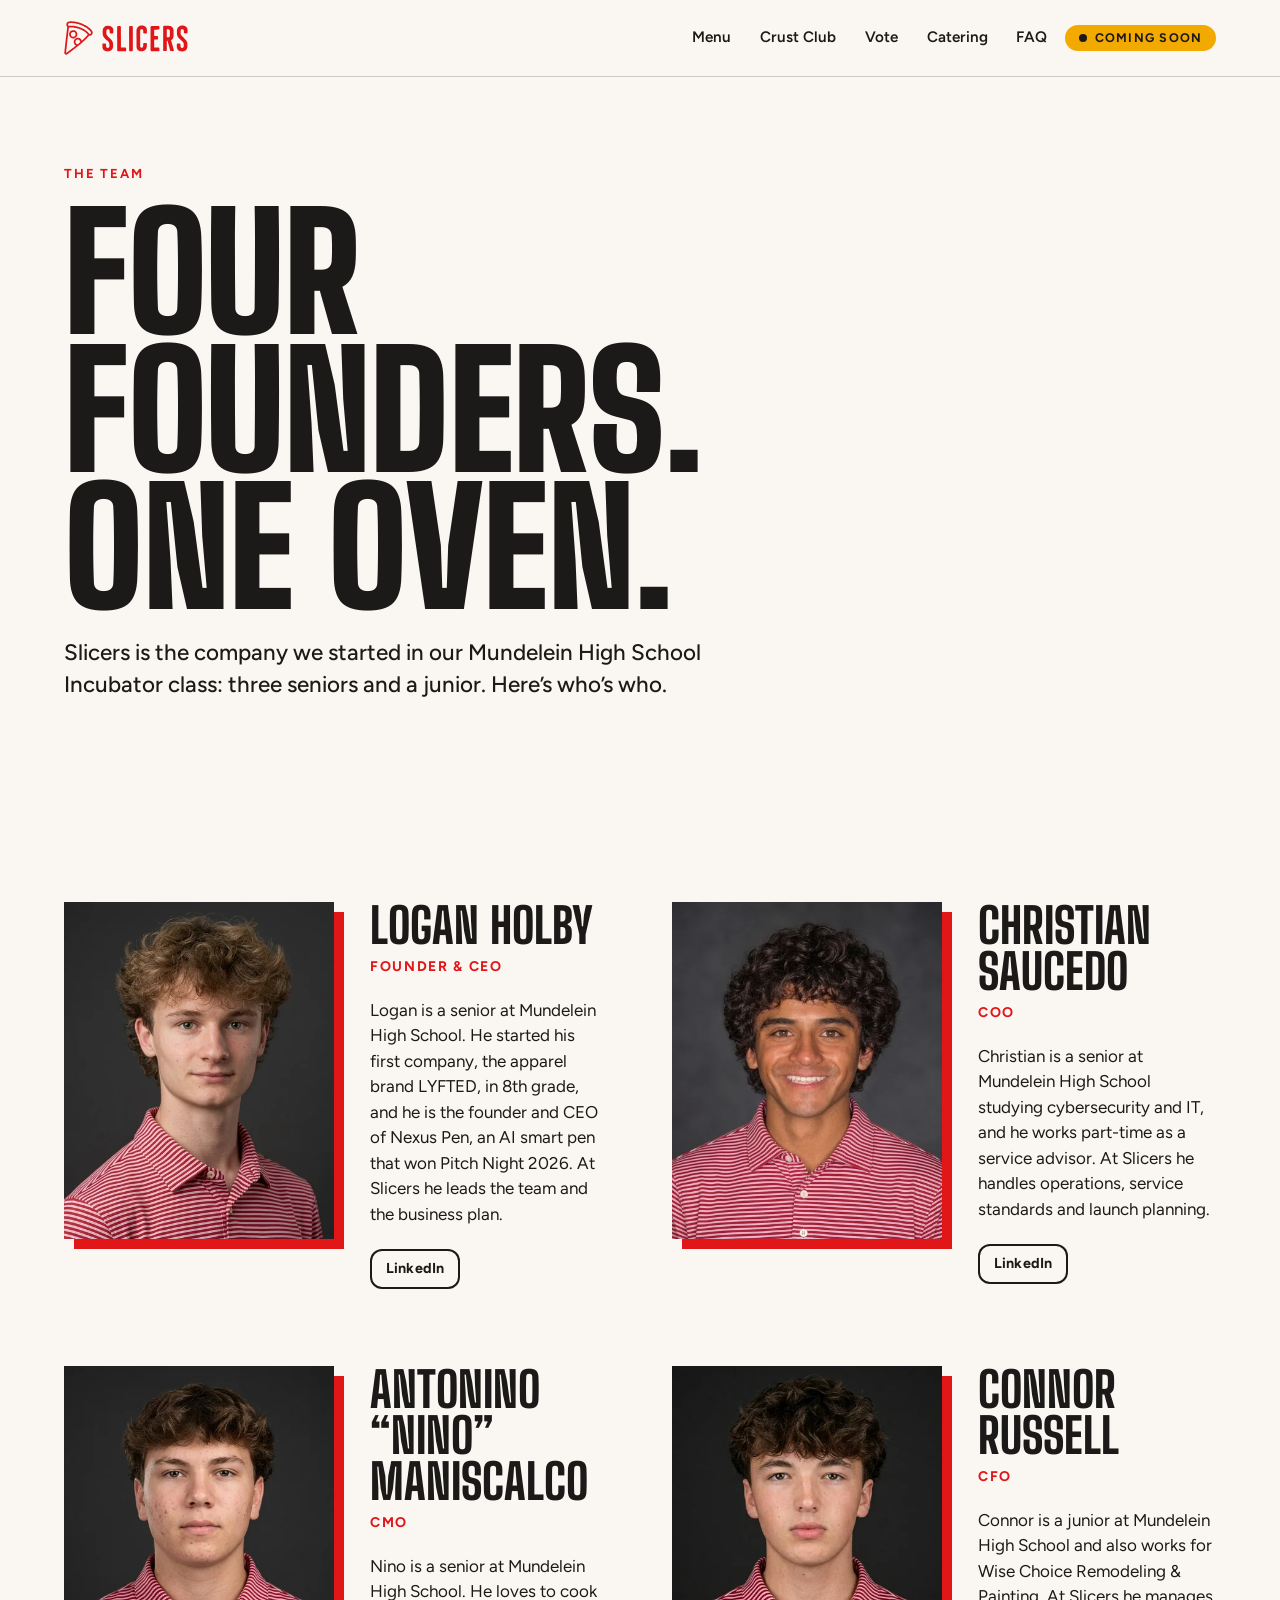
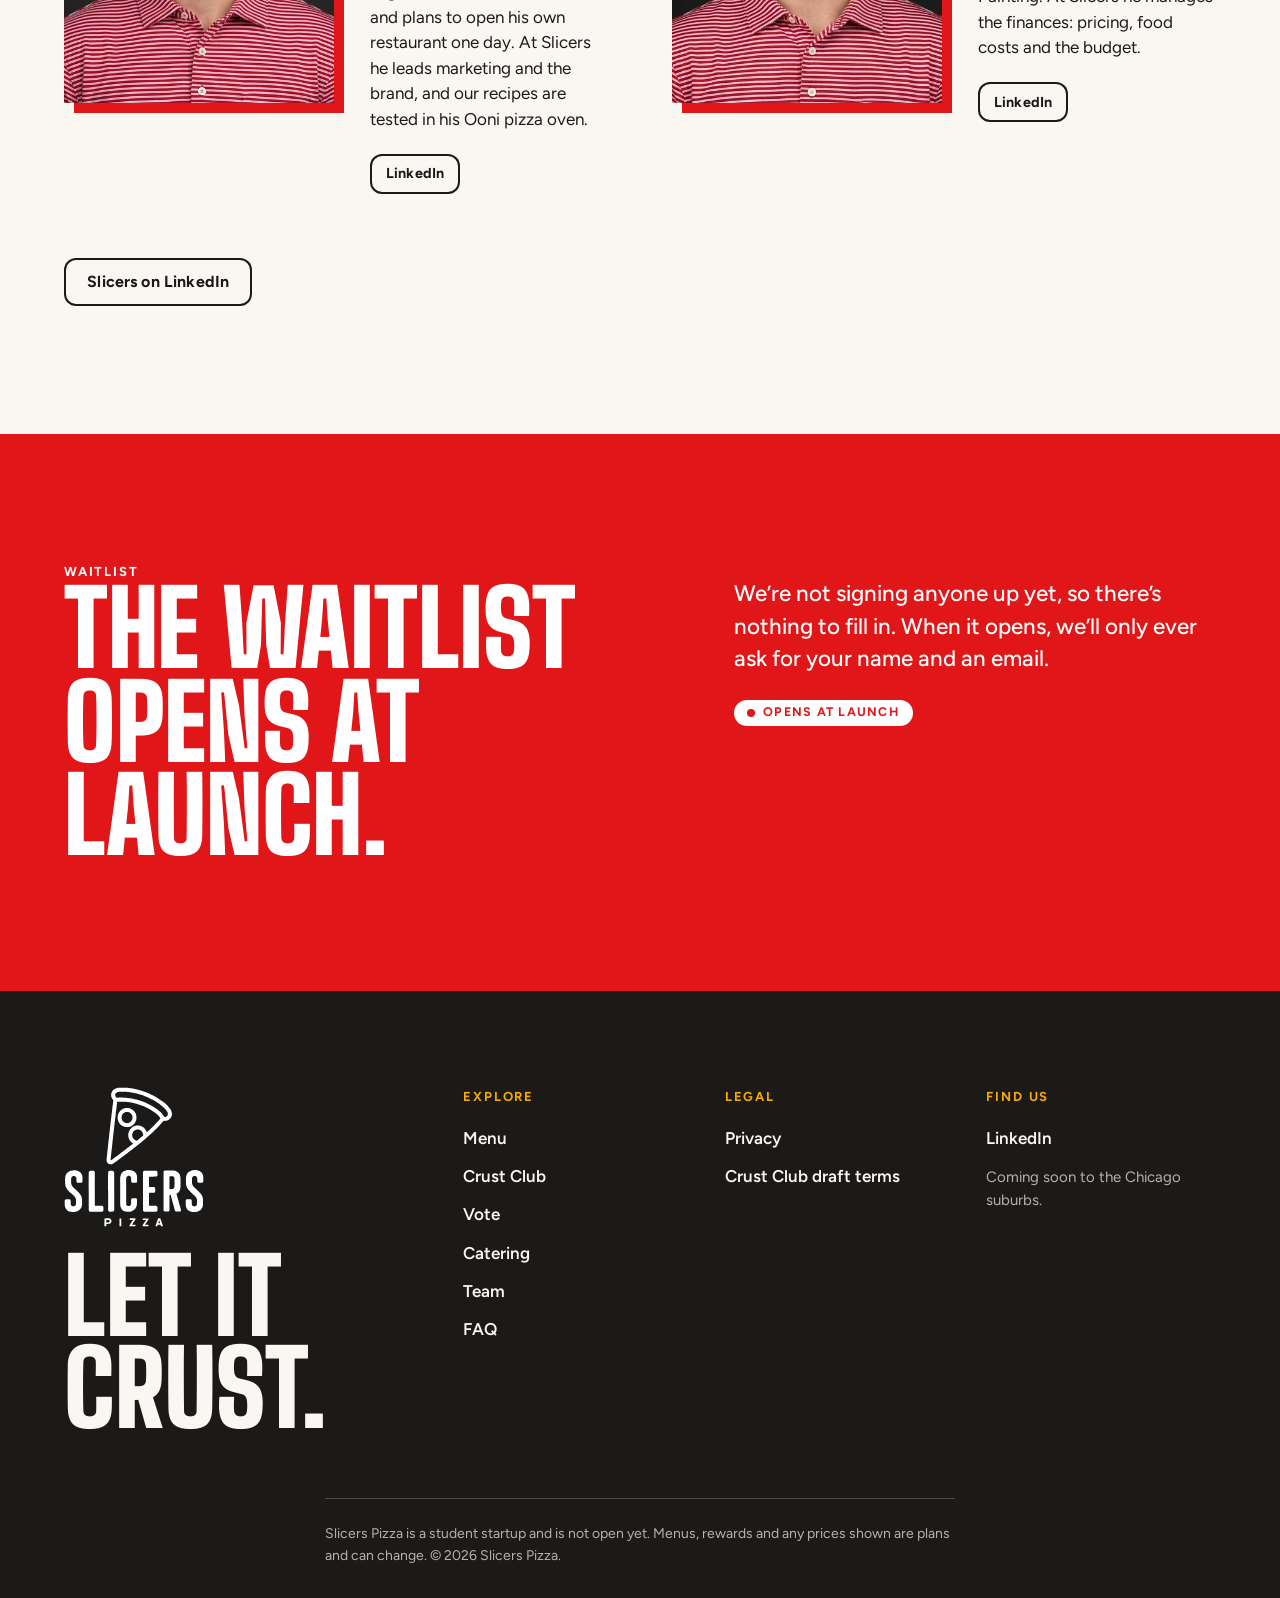
<file: team/index.html>
<!doctype html>
<html lang="en" class="no-js">
<head>
<meta charset="utf-8">

<meta name="viewport" content="width=device-width, initial-scale=1, viewport-fit=cover">
<title>Meet the team | Slicers Pizza</title>
<meta name="description" content="Four high school students, one company, and a test kitchen built around an Ooni pizza oven.">
<meta name="robots" content="noindex">
<meta name="theme-color" content="#FAF7F2">
<link rel="canonical" href="https://loganholby-web.github.io/slicers-site/team/">
<link rel="icon" href="../favicon.svg" type="image/svg+xml">
<link rel="icon" href="../favicon-32.png" sizes="32x32" type="image/png">
<link rel="apple-touch-icon" href="../apple-touch-icon.png">
<meta property="og:type" content="website">
<meta property="og:site_name" content="Slicers Pizza">
<meta property="og:title" content="Meet the team | Slicers Pizza">
<meta property="og:description" content="Four high school students, one company, and a test kitchen built around an Ooni pizza oven.">
<meta property="og:url" content="https://loganholby-web.github.io/slicers-site/team/">
<meta property="og:image" content="https://loganholby-web.github.io/slicers-site/og.png">
<meta property="og:image:width" content="1200">
<meta property="og:image:height" content="630">
<meta property="og:image:alt" content="Slicers Pizza logo and the line Let It Crust, next to a pepperoni pizza.">
<meta name="twitter:card" content="summary_large_image">

<script>(function(){var d=document.documentElement;d.classList.remove('no-js');d.classList.add('js');try{if(matchMedia('(prefers-reduced-motion: reduce)').matches)d.classList.add('reduced-motion');}catch(e){}})();</script>
  <script type="module" crossorigin src="../assets/main-DMcjPoi5.js"></script>
  <link rel="stylesheet" crossorigin href="../assets/style-DycqLgC7.css">
  <link rel="preload" as="font" type="font/woff2" href="../assets/big-shoulders-display-latin-wght-normal-Bn_gnr7w.woff2" crossorigin="">
  <link rel="preload" as="font" type="font/woff2" href="../assets/figtree-latin-wght-normal-D_ZTVpCC.woff2" crossorigin="">
</head>
<body class="page-team">
<!-- lineup: week 42 -->
<a class="skip-link" href="#main">Skip to content</a>
<header class="site-header" data-tone="light" data-header>
<div class="site-header__bar">
<a class="brand" href="../" aria-label="Slicers Pizza, home">
<span class="brand__icon" aria-hidden="true"></span><span class="brand__word" aria-hidden="true"></span>
</a>
<nav class="primary-nav" aria-label="Primary"><ul><li><a href="../menu/">Menu</a></li><li><a href="../rewards/">Crust Club</a></li><li><a href="../vote/">Vote</a></li><li><a href="../catering/">Catering</a></li><li><a href="../faq/">FAQ</a></li></ul></nav>
<span class="status-pill site-header__cta">Coming soon</span>
<button class="menu-toggle" type="button" aria-expanded="false" aria-controls="mobile-menu" data-menu-toggle>
<span class="sr-only">Menu</span><span class="menu-toggle__bars" aria-hidden="true"></span>
</button>
</div>
<div class="mobile-menu" id="mobile-menu" data-mobile-menu data-tone="red" hidden>
<nav aria-label="Mobile"><ul><li style="--i:0"><a href="../menu/">Menu</a></li><li style="--i:1"><a href="../rewards/">Crust Club</a></li><li style="--i:2"><a href="../vote/">Vote</a></li><li style="--i:3"><a href="../catering/">Catering</a></li><li style="--i:4"><a href="../faq/">FAQ</a></li></ul></nav>
<p class="mobile-menu__note">Coming soon to the Chicago suburbs.<br>Let It Crust.</p>
</div>
</header>
<main id="main" tabindex="-1">
<section class="page-head" data-tone="light" aria-labelledby="page-title">
<div class="wrap">
<p class="eyebrow">The team</p>
<h1 class="display-xl page-title" id="page-title">Four founders. One oven.</h1>
<p class="lead">Slicers is the company we started in our Mundelein High School Incubator class: three seniors and a junior. Here’s who’s who.</p>
</div>
</section>
<section class="section team team--page" data-tone="light" aria-label="Team members">
<div class="wrap">
<ul class="team__grid team__grid--page"><li class="member" style="--i:0" data-reveal>
<div class="member__photo"><img src="../img/team/logan.webp" srcset="../img/team/logan.webp 440w, ../img/team/logan-800.webp 800w" sizes="(min-width: 700px) 270px, 112px" alt="Logan Holby in the red Slicers polo" width="440" height="550" loading="lazy" decoding="async"></div>
<div class="member__text">
<h2 class="member__name">Logan Holby</h2>
<p class="member__role">Founder &amp; CEO</p>
<p class="member__bio">Logan is a senior at Mundelein High School. He started his first company, the apparel brand LYFTED, in 8th grade, and he is the founder and CEO of Nexus Pen, an AI smart pen that won Pitch Night 2026. At Slicers he leads the team and the business plan.</p>
<p class="member__link"><a class="btn btn--sm btn--ghost" href="https://www.linkedin.com/in/loganholby/" target="_blank" rel="noopener noreferrer">LinkedIn<span class="sr-only"> profile of Logan Holby (opens in a new tab)</span></a></p>
</div>
</li><li class="member" style="--i:1" data-reveal>
<div class="member__photo"><img src="../img/team/christian.webp" srcset="../img/team/christian.webp 440w, ../img/team/christian-800.webp 800w" sizes="(min-width: 700px) 270px, 112px" alt="Christian Saucedo in the red Slicers polo" width="440" height="550" loading="lazy" decoding="async"></div>
<div class="member__text">
<h2 class="member__name">Christian Saucedo</h2>
<p class="member__role">COO</p>
<p class="member__bio">Christian is a senior at Mundelein High School studying cybersecurity and IT, and he works part-time as a service advisor. At Slicers he handles operations, service standards and launch planning.</p>
<p class="member__link"><a class="btn btn--sm btn--ghost" href="https://www.linkedin.com/in/christian-saucedo-6001ab397/" target="_blank" rel="noopener noreferrer">LinkedIn<span class="sr-only"> profile of Christian Saucedo (opens in a new tab)</span></a></p>
</div>
</li><li class="member" style="--i:2" data-reveal>
<div class="member__photo"><img src="../img/team/nino.webp" srcset="../img/team/nino.webp 440w, ../img/team/nino-800.webp 800w" sizes="(min-width: 700px) 270px, 112px" alt="Nino Maniscalco in the red Slicers polo" width="440" height="550" loading="lazy" decoding="async"></div>
<div class="member__text">
<h2 class="member__name">Antonino “Nino” Maniscalco</h2>
<p class="member__role">CMO</p>
<p class="member__bio">Nino is a senior at Mundelein High School. He loves to cook and plans to open his own restaurant one day. At Slicers he leads marketing and the brand, and our recipes are tested in his Ooni pizza oven.</p>
<p class="member__link"><a class="btn btn--sm btn--ghost" href="https://www.linkedin.com/in/nino-maniscalco-49752443b/" target="_blank" rel="noopener noreferrer">LinkedIn<span class="sr-only"> profile of Antonino “Nino” Maniscalco (opens in a new tab)</span></a></p>
</div>
</li><li class="member" style="--i:3" data-reveal>
<div class="member__photo"><img src="../img/team/connor.webp" srcset="../img/team/connor.webp 440w, ../img/team/connor-800.webp 800w" sizes="(min-width: 700px) 270px, 112px" alt="Connor Russell in the red Slicers polo" width="440" height="550" loading="lazy" decoding="async"></div>
<div class="member__text">
<h2 class="member__name">Connor Russell</h2>
<p class="member__role">CFO</p>
<p class="member__bio">Connor is a junior at Mundelein High School and also works for Wise Choice Remodeling &amp; Painting. At Slicers he manages the finances: pricing, food costs and the budget.</p>
<p class="member__link"><a class="btn btn--sm btn--ghost" href="https://www.linkedin.com/in/connor-russell-278750352/" target="_blank" rel="noopener noreferrer">LinkedIn<span class="sr-only"> profile of Connor Russell (opens in a new tab)</span></a></p>
</div>
</li></ul>
<p class="team__links"><a class="btn btn--ghost" href="https://www.linkedin.com/company/slicers/" target="_blank" rel="noopener noreferrer">Slicers on LinkedIn<span class="sr-only"> (opens in a new tab)</span></a></p>
</div>
</section>
<section class="section waitlist" id="waitlist" data-tone="red" aria-labelledby="waitlist-title">
<div class="wrap waitlist__grid">
<div>
<p class="eyebrow">Waitlist</p>
<h2 class="display-l" id="waitlist-title">The waitlist opens at launch.</h2>
</div>
<div class="waitlist__side">
<p class="lead">We’re not signing anyone up yet, so there’s nothing to fill in. When it opens, we’ll only ever ask for your name and an email.</p>
<p class="status-pill status-pill--solid">Opens at launch</p>
</div>
</div>
</section>
</main>
<footer class="site-footer" data-tone="dark">
<div class="site-footer__inner">
<div class="site-footer__brand">
<a href="../" aria-label="Slicers Pizza, home"><img class="site-footer__logo" src="../brand/slicers-logo-stacked-white.svg" alt="Slicers Pizza" width="150" height="150" loading="lazy" decoding="async"></a>
<p class="site-footer__slogan">Let it crust.</p>
</div>
<nav class="site-footer__nav" aria-label="Footer">
<h2 class="site-footer__h">Explore</h2>
<ul><li><a href="../menu/">Menu</a></li><li><a href="../rewards/">Crust Club</a></li><li><a href="../vote/">Vote</a></li><li><a href="../catering/">Catering</a></li><li><a href="../team/">Team</a></li><li><a href="../faq/">FAQ</a></li></ul>
</nav>
<nav class="site-footer__nav" aria-label="Legal">
<h2 class="site-footer__h">Legal</h2>
<ul>
<li><a href="../privacy/">Privacy</a></li>
<li><a href="../rewards-terms/">Crust Club draft terms</a></li>
</ul>
</nav>
<div class="site-footer__nav">
<h2 class="site-footer__h">Find us</h2>
<ul>
<li><a href="https://www.linkedin.com/company/slicers/" target="_blank" rel="noopener noreferrer">LinkedIn<span class="sr-only"> (opens in a new tab)</span></a></li>
</ul>
<p class="site-footer__small">Coming soon to the Chicago suburbs.</p>
</div>
</div>
<p class="site-footer__fine">Slicers Pizza is a student startup and is not open yet. Menus, rewards and any prices shown are plans and can change. &copy; 2026 Slicers Pizza.</p>
</footer>
</body>
</html>
</file>
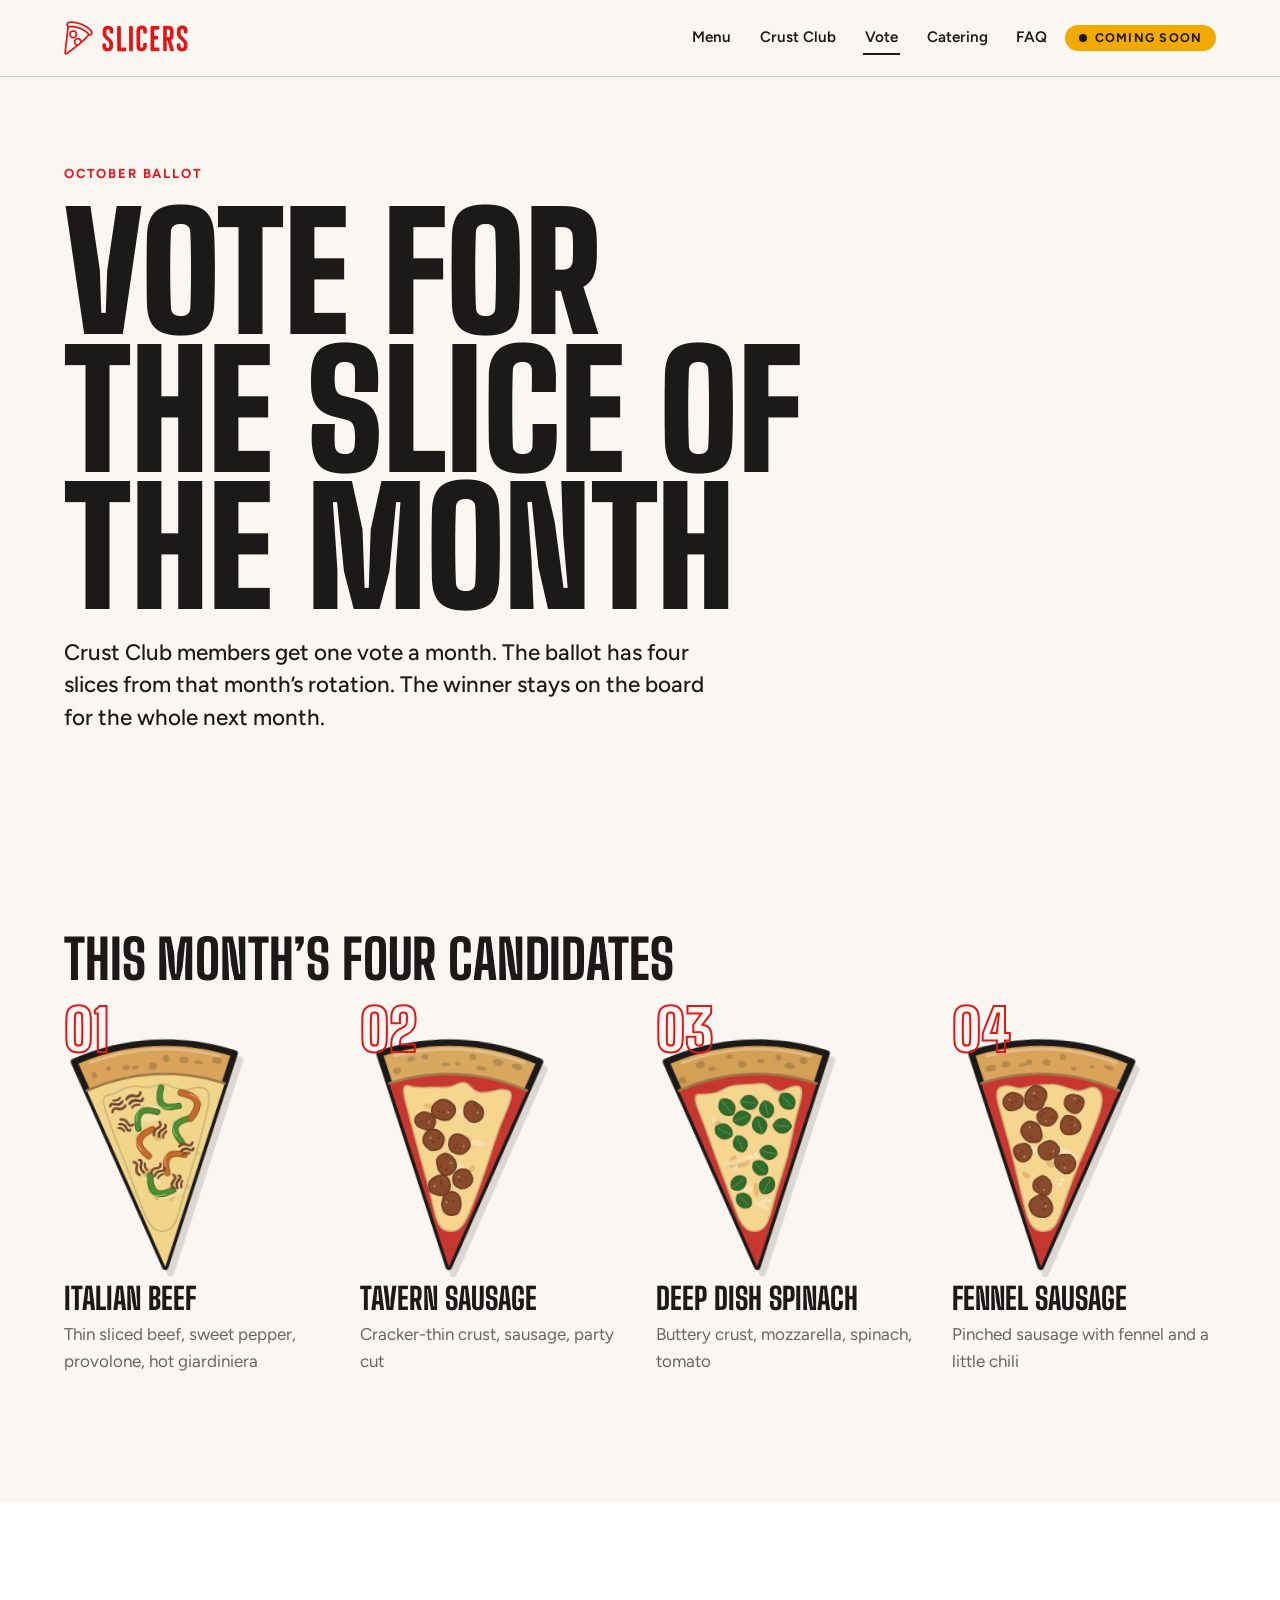
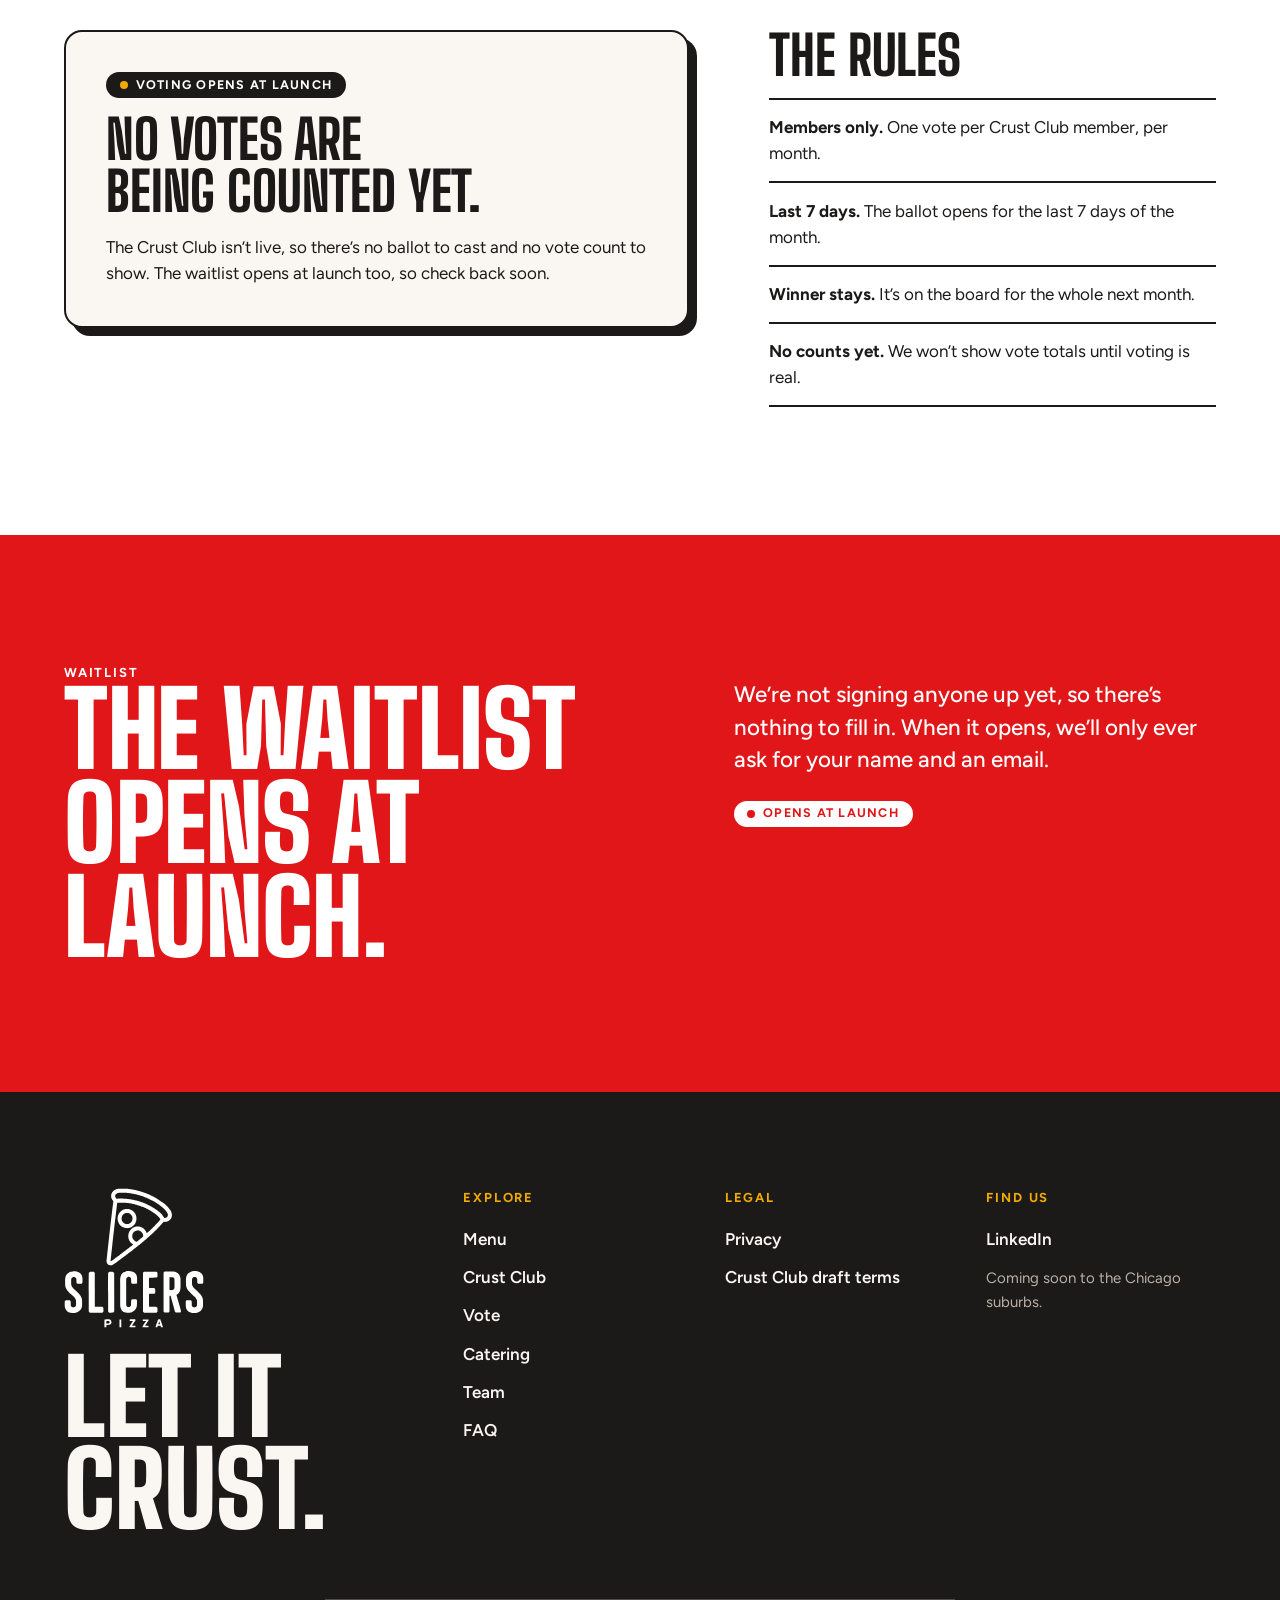
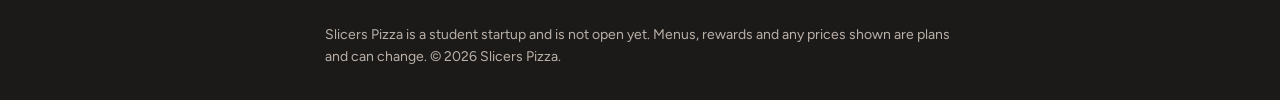
<file: vote/index.html>
<!doctype html>
<html lang="en" class="no-js">
<head>
<meta charset="utf-8">

<meta name="viewport" content="width=device-width, initial-scale=1, viewport-fit=cover">
<title>Vote for the Slice of the Month | Slicers Pizza</title>
<meta name="description" content="Crust Club members vote on the Slice of the Month. See this month’s four candidates.">
<meta name="robots" content="noindex">
<meta name="theme-color" content="#FAF7F2">
<link rel="canonical" href="https://loganholby-web.github.io/slicers-site/vote/">
<link rel="icon" href="../favicon.svg" type="image/svg+xml">
<link rel="icon" href="../favicon-32.png" sizes="32x32" type="image/png">
<link rel="apple-touch-icon" href="../apple-touch-icon.png">
<meta property="og:type" content="website">
<meta property="og:site_name" content="Slicers Pizza">
<meta property="og:title" content="Vote for the Slice of the Month | Slicers Pizza">
<meta property="og:description" content="Crust Club members vote on the Slice of the Month. See this month’s four candidates.">
<meta property="og:url" content="https://loganholby-web.github.io/slicers-site/vote/">
<meta property="og:image" content="https://loganholby-web.github.io/slicers-site/og.png">
<meta property="og:image:width" content="1200">
<meta property="og:image:height" content="630">
<meta property="og:image:alt" content="Slicers Pizza logo and the line Let It Crust, next to a pepperoni pizza.">
<meta name="twitter:card" content="summary_large_image">

<script>(function(){var d=document.documentElement;d.classList.remove('no-js');d.classList.add('js');try{if(matchMedia('(prefers-reduced-motion: reduce)').matches)d.classList.add('reduced-motion');}catch(e){}})();</script>
  <script type="module" crossorigin src="../assets/main-DMcjPoi5.js"></script>
  <link rel="stylesheet" crossorigin href="../assets/style-DycqLgC7.css">
  <link rel="preload" as="font" type="font/woff2" href="../assets/big-shoulders-display-latin-wght-normal-Bn_gnr7w.woff2" crossorigin="">
  <link rel="preload" as="font" type="font/woff2" href="../assets/figtree-latin-wght-normal-D_ZTVpCC.woff2" crossorigin="">
</head>
<body class="page-vote">
<!-- lineup: week 42 -->
<a class="skip-link" href="#main">Skip to content</a>
<header class="site-header" data-tone="light" data-header>
<div class="site-header__bar">
<a class="brand" href="../" aria-label="Slicers Pizza, home">
<span class="brand__icon" aria-hidden="true"></span><span class="brand__word" aria-hidden="true"></span>
</a>
<nav class="primary-nav" aria-label="Primary"><ul><li><a href="../menu/">Menu</a></li><li><a href="../rewards/">Crust Club</a></li><li><a href="../vote/" aria-current="page">Vote</a></li><li><a href="../catering/">Catering</a></li><li><a href="../faq/">FAQ</a></li></ul></nav>
<span class="status-pill site-header__cta">Coming soon</span>
<button class="menu-toggle" type="button" aria-expanded="false" aria-controls="mobile-menu" data-menu-toggle>
<span class="sr-only">Menu</span><span class="menu-toggle__bars" aria-hidden="true"></span>
</button>
</div>
<div class="mobile-menu" id="mobile-menu" data-mobile-menu data-tone="red" hidden>
<nav aria-label="Mobile"><ul><li style="--i:0"><a href="../menu/">Menu</a></li><li style="--i:1"><a href="../rewards/">Crust Club</a></li><li style="--i:2"><a href="../vote/" aria-current="page">Vote</a></li><li style="--i:3"><a href="../catering/">Catering</a></li><li style="--i:4"><a href="../faq/">FAQ</a></li></ul></nav>
<p class="mobile-menu__note">Coming soon to the Chicago suburbs.<br>Let It Crust.</p>
</div>
</header>
<main id="main" tabindex="-1">
<section class="page-head" data-tone="light" aria-labelledby="page-title">
<div class="wrap">
<p class="eyebrow">October ballot</p>
<h1 class="display-xl page-title" id="page-title">Vote for the Slice of the Month</h1>
<p class="lead">Crust Club members get one vote a month. The ballot has four slices from that month’s rotation. The winner stays on the board for the whole next month.</p>
</div>
</section>
<section class="section candidates" data-tone="light" aria-labelledby="cand-title">
<div class="wrap">
<h2 class="display-m" id="cand-title">This month’s four candidates</h2>
<ol class="candidates__list"><li class="candidate-static" style="--i:0" data-reveal>
<span class="candidate-static__num" aria-hidden="true">01</span>
<div class="candidate-static__art"><svg class="slice-art" viewBox="0 0 200 272" aria-hidden="true" focusable="false"><path d="M100 262L15.4 41.7A236 236 0 0 1 184.6 41.7Z" fill="#D9A35B" stroke="#1C1A19" stroke-width="7" stroke-linejoin="round"/><path d="M100 262L27.3 72.5A203 203 0 0 1 172.7 72.5Z" fill="#F1D58B"/><ellipse cx="69.9" cy="140.2" rx="8.4" ry="1.7" fill="#cbb376" opacity=".55" transform="rotate(18.9 69.9 140.2)"/><ellipse cx="125.4" cy="180.2" rx="7.5" ry="1.7" fill="#cbb376" opacity=".55" transform="rotate(-12.1 125.4 180.2)"/><ellipse cx="136.9" cy="144.9" rx="6.7" ry="2.8" fill="#cbb376" opacity=".55" transform="rotate(-10.7 136.9 144.9)"/><path d="M93.1 223.1Q86.1 220.2 80.1 202.2Q74.1 184.2 68.4 166.1Q62.8 147.9 56.7 129.9Q50.5 111.9 46.1 95.5Q41.7 79 48.4 78.6Q55 78.3 61 74.8Q67 71.4 73.6 70.9Q80.2 70.4 86.9 71.8Q93.5 73.3 100.1 70.9Q106.6 68.4 113 71.5Q119.3 74.5 125.6 76.4Q131.8 78.3 138.9 76.1Q146 73.9 151.9 77.3Q157.8 80.8 153.7 96.4Q149.6 112 143.7 130.1Q137.8 148.1 131.2 165.9Q124.6 183.8 118.7 201.8Q112.8 219.9 106.4 223Q100 226 93.1 223.1Z" fill="#F1D58B" stroke="#cbb376" stroke-width="1.6" stroke-linejoin="round"/><ellipse cx="86.5" cy="162.2" rx="5.9" ry="4.8" fill="#d59d54" opacity=".5" transform="rotate(161.9 86.5 162.2)"/><ellipse cx="115.1" cy="172.1" rx="7.4" ry="3.6" fill="#d59d54" opacity=".5" transform="rotate(125.3 115.1 172.1)"/><ellipse cx="95.1" cy="187.9" rx="4" ry="2.9" fill="#d59d54" opacity=".5" transform="rotate(91.4 95.1 187.9)"/><ellipse cx="101.1" cy="186.3" rx="3.1" ry="4.8" fill="#d59d54" opacity=".5" transform="rotate(89.1 101.1 186.3)"/><ellipse cx="100.6" cy="124.5" rx="5.6" ry="4.6" fill="#d59d54" opacity=".5" transform="rotate(165.5 100.6 124.5)"/><ellipse cx="112.5" cy="188.3" rx="6.7" ry="2.2" fill="#d59d54" opacity=".5" transform="rotate(126.6 112.5 188.3)"/><ellipse cx="110.5" cy="185.8" rx="13.2" ry="3.7" fill="#f9e8c0" opacity=".6" transform="rotate(-11.4 110.5 185.8)"/><ellipse cx="92.2" cy="104.7" rx="10.9" ry="4.2" fill="#f9e8c0" opacity=".6" transform="rotate(-4.9 92.2 104.7)"/><ellipse cx="97.8" cy="97.1" rx="6.3" ry="4.3" fill="#f9e8c0" opacity=".6" transform="rotate(23.3 97.8 97.1)"/><ellipse cx="91.9" cy="170.4" rx="8.7" ry="4.5" fill="#f9e8c0" opacity=".6" transform="rotate(18.7 91.9 170.4)"/><g transform="translate(96.4 179.9) rotate(214.6) scale(14.2)"><path d="M-1 .55 Q0 -1.15 1 .55" fill="none" stroke="#3f6c28" stroke-width=".5" stroke-linecap="round"/><path d="M-1 .55 Q0 -1.15 1 .55" fill="none" stroke="#4E8F2E" stroke-width=".36" stroke-linecap="round"/><path d="M-.7 .0 Q-.1 -.78 .5 -.5" fill="none" stroke="#9ebe84" stroke-width=".07" stroke-linecap="round"/></g><g transform="translate(122.3 116.9) rotate(291.6) scale(13.3)"><path d="M-1 .55 Q0 -1.15 1 .55" fill="none" stroke="#3f6c28" stroke-width=".5" stroke-linecap="round"/><path d="M-1 .55 Q0 -1.15 1 .55" fill="none" stroke="#4E8F2E" stroke-width=".36" stroke-linecap="round"/><path d="M-.7 .0 Q-.1 -.78 .5 -.5" fill="none" stroke="#9ebe84" stroke-width=".07" stroke-linecap="round"/></g><g transform="translate(85.2 101.5) rotate(321.3) scale(13.3)"><path d="M-1 .55 Q0 -1.15 1 .55" fill="none" stroke="#3f6c28" stroke-width=".5" stroke-linecap="round"/><path d="M-1 .55 Q0 -1.15 1 .55" fill="none" stroke="#4E8F2E" stroke-width=".36" stroke-linecap="round"/><path d="M-.7 .0 Q-.1 -.78 .5 -.5" fill="none" stroke="#9ebe84" stroke-width=".07" stroke-linecap="round"/></g><g transform="translate(108.7 88.5) rotate(228.7) scale(13.3)"><path d="M-1 .55 Q0 -1.15 1 .55" fill="none" stroke="#3f6c28" stroke-width=".5" stroke-linecap="round"/><path d="M-1 .55 Q0 -1.15 1 .55" fill="none" stroke="#4E8F2E" stroke-width=".36" stroke-linecap="round"/><path d="M-.7 .0 Q-.1 -.78 .5 -.5" fill="none" stroke="#9ebe84" stroke-width=".07" stroke-linecap="round"/></g><g transform="translate(112 149.3) rotate(316.3) scale(13.2)"><path d="M-1 .55 Q0 -1.15 1 .55" fill="none" stroke="#945225" stroke-width=".5" stroke-linecap="round"/><path d="M-1 .55 Q0 -1.15 1 .55" fill="none" stroke="#C86A2A" stroke-width=".36" stroke-linecap="round"/><path d="M-.7 .0 Q-.1 -.78 .5 -.5" fill="none" stroke="#e1aa81" stroke-width=".07" stroke-linecap="round"/></g><g transform="translate(83.7 129.3) rotate(281.2) scale(14.1)"><path d="M-1 .55 Q0 -1.15 1 .55" fill="none" stroke="#945225" stroke-width=".5" stroke-linecap="round"/><path d="M-1 .55 Q0 -1.15 1 .55" fill="none" stroke="#C86A2A" stroke-width=".36" stroke-linecap="round"/><path d="M-.7 .0 Q-.1 -.78 .5 -.5" fill="none" stroke="#e1aa81" stroke-width=".07" stroke-linecap="round"/></g><g transform="translate(138.1 91.3) rotate(72) scale(14.4)"><path d="M-1 .55 Q0 -1.15 1 .55" fill="none" stroke="#945225" stroke-width=".5" stroke-linecap="round"/><path d="M-1 .55 Q0 -1.15 1 .55" fill="none" stroke="#C86A2A" stroke-width=".36" stroke-linecap="round"/><path d="M-.7 .0 Q-.1 -.78 .5 -.5" fill="none" stroke="#e1aa81" stroke-width=".07" stroke-linecap="round"/></g><g transform="translate(58.8 89.9) rotate(160.9) scale(8.6)"><g transform="scale(0.1250)"><path d="M-7 -3 q4 -3 8 0 t6 -1" fill="none" stroke="#7A4A34" stroke-width="2.6" stroke-linecap="round"/><path d="M-6 2 q4 -3 8 0 t5 0" fill="none" stroke="#67402f" stroke-width="2.4" stroke-linecap="round"/><path d="M-5 6 q3 -2 7 0" fill="none" stroke="#7A4A34" stroke-width="2.2" stroke-linecap="round"/></g></g><g transform="translate(78.8 156.1) rotate(252.3) scale(8.5)"><g transform="scale(0.1250)"><path d="M-7 -3 q4 -3 8 0 t6 -1" fill="none" stroke="#7A4A34" stroke-width="2.6" stroke-linecap="round"/><path d="M-6 2 q4 -3 8 0 t5 0" fill="none" stroke="#67402f" stroke-width="2.4" stroke-linecap="round"/><path d="M-5 6 q3 -2 7 0" fill="none" stroke="#7A4A34" stroke-width="2.2" stroke-linecap="round"/></g></g><g transform="translate(102 118.3) rotate(300.2) scale(8.6)"><g transform="scale(0.1250)"><path d="M-7 -3 q4 -3 8 0 t6 -1" fill="none" stroke="#7A4A34" stroke-width="2.6" stroke-linecap="round"/><path d="M-6 2 q4 -3 8 0 t5 0" fill="none" stroke="#67402f" stroke-width="2.4" stroke-linecap="round"/><path d="M-5 6 q3 -2 7 0" fill="none" stroke="#7A4A34" stroke-width="2.2" stroke-linecap="round"/></g></g><g transform="translate(65.8 110.9) rotate(30.1) scale(8.1)"><g transform="scale(0.1250)"><path d="M-7 -3 q4 -3 8 0 t6 -1" fill="none" stroke="#7A4A34" stroke-width="2.6" stroke-linecap="round"/><path d="M-6 2 q4 -3 8 0 t5 0" fill="none" stroke="#67402f" stroke-width="2.4" stroke-linecap="round"/><path d="M-5 6 q3 -2 7 0" fill="none" stroke="#7A4A34" stroke-width="2.2" stroke-linecap="round"/></g></g><g transform="translate(116.4 173.6) rotate(279.6) scale(8.1)"><g transform="scale(0.1250)"><path d="M-7 -3 q4 -3 8 0 t6 -1" fill="none" stroke="#7A4A34" stroke-width="2.6" stroke-linecap="round"/><path d="M-6 2 q4 -3 8 0 t5 0" fill="none" stroke="#67402f" stroke-width="2.4" stroke-linecap="round"/><path d="M-5 6 q3 -2 7 0" fill="none" stroke="#7A4A34" stroke-width="2.2" stroke-linecap="round"/></g></g><g transform="translate(128.9 138.2) rotate(351.4) scale(8.2)"><g transform="scale(0.1250)"><path d="M-7 -3 q4 -3 8 0 t6 -1" fill="none" stroke="#7A4A34" stroke-width="2.6" stroke-linecap="round"/><path d="M-6 2 q4 -3 8 0 t5 0" fill="none" stroke="#67402f" stroke-width="2.4" stroke-linecap="round"/><path d="M-5 6 q3 -2 7 0" fill="none" stroke="#7A4A34" stroke-width="2.2" stroke-linecap="round"/></g></g><g transform="translate(77.2 84.4) rotate(341.6) scale(9.2)"><g transform="scale(0.1250)"><path d="M-7 -3 q4 -3 8 0 t6 -1" fill="none" stroke="#7A4A34" stroke-width="2.6" stroke-linecap="round"/><path d="M-6 2 q4 -3 8 0 t5 0" fill="none" stroke="#67402f" stroke-width="2.4" stroke-linecap="round"/><path d="M-5 6 q3 -2 7 0" fill="none" stroke="#7A4A34" stroke-width="2.2" stroke-linecap="round"/></g></g><g transform="translate(97.5 160.9) rotate(322.1) scale(8)"><g transform="scale(0.1250)"><path d="M-7 -3 q4 -3 8 0 t6 -1" fill="none" stroke="#7A4A34" stroke-width="2.6" stroke-linecap="round"/><path d="M-6 2 q4 -3 8 0 t5 0" fill="none" stroke="#67402f" stroke-width="2.4" stroke-linecap="round"/><path d="M-5 6 q3 -2 7 0" fill="none" stroke="#7A4A34" stroke-width="2.2" stroke-linecap="round"/></g></g><path d="M27.3 72.5A203 203 0 0 1 172.7 72.5" fill="none" stroke="#a07a47" stroke-width="2.6" stroke-linecap="round"/><ellipse cx="36.1" cy="56.8" rx="2.7" ry="3.6" fill="#9d7746" opacity=".6" transform="rotate(-17.3 36.1 56.8)"/><ellipse cx="51.3" cy="50.5" rx="2.7" ry="2.5" fill="#9d7746" opacity=".6" transform="rotate(-13 51.3 50.5)"/><ellipse cx="69.9" cy="50.5" rx="3.9" ry="2.6" fill="#9d7746" opacity=".6" transform="rotate(-8.1 69.9 50.5)"/><ellipse cx="79.3" cy="51" rx="4" ry="2.1" fill="#9d7746" opacity=".6" transform="rotate(-5.6 79.3 51)"/><ellipse cx="98" cy="50.3" rx="4.4" ry="3.7" fill="#9d7746" opacity=".6" transform="rotate(-0.5 98 50.3)"/><ellipse cx="112.5" cy="43.3" rx="3.3" ry="3.9" fill="#9d7746" opacity=".6" transform="rotate(3.3 112.5 43.3)"/><ellipse cx="131.3" cy="45.7" rx="4.9" ry="3.4" fill="#9d7746" opacity=".6" transform="rotate(8.2 131.3 45.7)"/><ellipse cx="146.2" cy="48.8" rx="4.7" ry="2" fill="#9d7746" opacity=".6" transform="rotate(12.2 146.2 48.8)"/><ellipse cx="165.8" cy="47.9" rx="5.1" ry="3.4" fill="#9d7746" opacity=".6" transform="rotate(17.1 165.8 47.9)"/><path d="M32.2 43.3A229 229 0 0 1 167.8 43.3" fill="none" stroke="#e8c595" stroke-width="3" stroke-linecap="round" opacity=".75"/></svg></div>
<h3 class="candidate-static__name">Italian Beef</h3>
<p class="candidate-static__tag">Thin sliced beef, sweet pepper, provolone, hot giardiniera</p>
</li><li class="candidate-static" style="--i:1" data-reveal>
<span class="candidate-static__num" aria-hidden="true">02</span>
<div class="candidate-static__art"><svg class="slice-art" viewBox="0 0 200 272" aria-hidden="true" focusable="false"><path d="M100 262L15.4 41.7A236 236 0 0 1 184.6 41.7Z" fill="#D8A85F" stroke="#1C1A19" stroke-width="7" stroke-linejoin="round"/><path d="M100 262L27.3 72.5A203 203 0 0 1 172.7 72.5Z" fill="#C7372F"/><ellipse cx="150.7" cy="99.9" rx="4.1" ry="2.7" fill="#a8322b" opacity=".55" transform="rotate(-4.1 150.7 99.9)"/><ellipse cx="74.3" cy="145.6" rx="4.1" ry="3" fill="#a8322b" opacity=".55" transform="rotate(19.8 74.3 145.6)"/><ellipse cx="131.1" cy="165.4" rx="7.5" ry="2.5" fill="#a8322b" opacity=".55" transform="rotate(-12.7 131.1 165.4)"/><path d="M93 223.1Q86.1 220.3 81.1 201.9Q76.2 183.5 69.9 165.6Q63.7 147.6 58 129.5Q52.2 111.4 45.9 91.9Q39.5 72.3 47 74Q54.4 75.7 61 75.2Q67.6 74.8 74.1 74.3Q80.6 73.9 87.1 73.6Q93.5 73.3 100.1 69.2Q106.8 65.1 112.9 71.3Q119 77.6 125.5 77.2Q132 76.9 139.3 74.4Q146.5 71.9 153 73.7Q159.4 75.5 152.6 93.2Q145.8 110.8 140.9 129.2Q136.1 147.6 130.9 165.8Q125.6 184.1 119.4 202.1Q113.1 220 106.6 223Q100 226 93 223.1Z" fill="#F6D58E" stroke="#cfb379" stroke-width="1.6" stroke-linejoin="round"/><ellipse cx="112.2" cy="126.9" rx="5.7" ry="3.1" fill="#d79d55" opacity=".5" transform="rotate(28.1 112.2 126.9)"/><ellipse cx="115.6" cy="105.3" rx="4.4" ry="3" fill="#d79d55" opacity=".5" transform="rotate(107.1 115.6 105.3)"/><ellipse cx="81.4" cy="124" rx="4.1" ry="3.4" fill="#d79d55" opacity=".5" transform="rotate(115.5 81.4 124)"/><ellipse cx="71.9" cy="94.7" rx="7.6" ry="2.7" fill="#d79d55" opacity=".5" transform="rotate(11.8 71.9 94.7)"/><ellipse cx="119.1" cy="157.5" rx="4.3" ry="2.4" fill="#d79d55" opacity=".5" transform="rotate(125.7 119.1 157.5)"/><ellipse cx="73.2" cy="110.3" rx="4.3" ry="4.3" fill="#d79d55" opacity=".5" transform="rotate(2.3 73.2 110.3)"/><ellipse cx="123.7" cy="130.2" rx="8.1" ry="2.7" fill="#fbe8c2" opacity=".6" transform="rotate(10.3 123.7 130.2)"/><ellipse cx="75.7" cy="107.3" rx="12.5" ry="2.9" fill="#fbe8c2" opacity=".6" transform="rotate(-19.9 75.7 107.3)"/><ellipse cx="109.7" cy="98.9" rx="10.7" ry="4.5" fill="#fbe8c2" opacity=".6" transform="rotate(-0.9 109.7 98.9)"/><ellipse cx="100.8" cy="157.5" rx="10.6" ry="2.6" fill="#fbe8c2" opacity=".6" transform="rotate(-12.8 100.8 157.5)"/><g transform="translate(117.3 97.5) rotate(148.3) scale(11.2)"><path d="M0.8 -0.4Q1 0 0.8 0.4Q0.6 0.8 0.2 1Q-0.3 1.1 -0.5 0.8Q-0.8 0.4 -0.9 0Q-0.9 -0.5 -0.6 -0.8Q-0.3 -1.1 0.2 -1Q0.7 -0.9 0.8 -0.4Z" fill="#8A4A2B" stroke="#643925" stroke-width=".12"/><circle cx="-0.4" cy="0.5" r="0.1" fill="#693c26"/><circle cx="-0.5" cy="0.1" r="0.1" fill="#693c26"/><circle cx="-0.2" cy="-0.5" r="0.1" fill="#693c26"/><circle cx="-0.3" cy="-0.3" r="0.1" fill="#b3876f"/></g><g transform="translate(104.7 132.6) rotate(158.2) scale(11.5)"><path d="M0.9 -0.4Q1.1 0 0.9 0.4Q0.7 0.9 0.2 1Q-0.2 1 -0.5 0.7Q-0.8 0.4 -0.9 0Q-1 -0.5 -0.6 -0.7Q-0.2 -1 0.2 -0.9Q0.6 -0.8 0.9 -0.4Z" fill="#8A4A2B" stroke="#643925" stroke-width=".12"/><circle cx="0.2" cy="0" r="0.1" fill="#693c26"/><circle cx="0.1" cy="-0.4" r="0.1" fill="#693c26"/><circle cx="0.5" cy="-0.2" r="0.1" fill="#693c26"/><circle cx="-0.3" cy="-0.3" r="0.1" fill="#b3876f"/></g><g transform="translate(91.8 154) rotate(122) scale(12)"><path d="M0.9 -0.4Q1 0 0.8 0.3Q0.5 0.7 0.2 0.9Q-0.2 1 -0.6 0.7Q-0.9 0.4 -0.8 0Q-0.8 -0.4 -0.5 -0.7Q-0.2 -1 0.2 -0.9Q0.7 -0.9 0.9 -0.4Z" fill="#8A4A2B" stroke="#643925" stroke-width=".12"/><circle cx="0.5" cy="0.3" r="0.1" fill="#693c26"/><circle cx="0.4" cy="-0.3" r="0.1" fill="#693c26"/><circle cx="-0.4" cy="0.3" r="0.1" fill="#693c26"/><circle cx="-0.3" cy="-0.3" r="0.1" fill="#b3876f"/></g><g transform="translate(85.8 98.1) rotate(154.4) scale(12.6)"><path d="M0.8 -0.3Q1.1 0 0.9 0.4Q0.7 0.8 0.2 0.9Q-0.2 1 -0.6 0.7Q-0.9 0.4 -1 0Q-1 -0.5 -0.6 -0.7Q-0.2 -1 0.2 -0.8Q0.5 -0.7 0.8 -0.3Z" fill="#8A4A2B" stroke="#643925" stroke-width=".12"/><circle cx="0.4" cy="0.1" r="0.1" fill="#693c26"/><circle cx="-0.5" cy="-0.2" r="0.1" fill="#693c26"/><circle cx="0.1" cy="-0.1" r="0.1" fill="#693c26"/><circle cx="-0.3" cy="-0.3" r="0.1" fill="#b3876f"/></g><g transform="translate(66.6 109.8) rotate(146.9) scale(11.5)"><path d="M0.7 -0.3Q0.9 0 0.8 0.4Q0.6 0.8 0.2 0.8Q-0.2 0.9 -0.5 0.6Q-0.8 0.4 -0.9 -0.1Q-1 -0.5 -0.6 -0.8Q-0.3 -1.1 0.1 -0.9Q0.5 -0.7 0.7 -0.3Z" fill="#8A4A2B" stroke="#643925" stroke-width=".12"/><circle cx="-0.2" cy="-0.1" r="0.1" fill="#693c26"/><circle cx="-0.5" cy="-0.4" r="0.1" fill="#693c26"/><circle cx="0.3" cy="0.1" r="0.1" fill="#693c26"/><circle cx="-0.3" cy="-0.3" r="0.1" fill="#b3876f"/></g><g transform="translate(99.6 194.9) rotate(319.3) scale(12.8)"><path d="M0.8 -0.4Q0.9 0 0.7 0.3Q0.5 0.7 0.1 0.9Q-0.2 1.1 -0.6 0.8Q-1 0.5 -0.9 0Q-0.8 -0.4 -0.5 -0.6Q-0.2 -0.9 0.2 -0.9Q0.7 -0.8 0.8 -0.4Z" fill="#8A4A2B" stroke="#643925" stroke-width=".12"/><circle cx="0.2" cy="0" r="0.1" fill="#693c26"/><circle cx="-0.3" cy="-0.2" r="0.1" fill="#693c26"/><circle cx="-0.1" cy="-0.3" r="0.1" fill="#693c26"/><circle cx="-0.3" cy="-0.3" r="0.1" fill="#b3876f"/></g><g transform="translate(85.3 176.4) rotate(294.6) scale(11.9)"><path d="M0.8 -0.3Q1.1 0 0.9 0.4Q0.7 0.8 0.2 1Q-0.2 1.1 -0.6 0.8Q-0.9 0.5 -0.9 0Q-1 -0.5 -0.6 -0.7Q-0.2 -1 0.1 -0.8Q0.5 -0.7 0.8 -0.3Z" fill="#8A4A2B" stroke="#643925" stroke-width=".12"/><circle cx="0.2" cy="-0.5" r="0.1" fill="#693c26"/><circle cx="0.2" cy="0.1" r="0.1" fill="#693c26"/><circle cx="0.4" cy="0" r="0.1" fill="#693c26"/><circle cx="-0.3" cy="-0.3" r="0.1" fill="#b3876f"/></g><g transform="translate(78.5 129.8) rotate(342.3) scale(12.4)"><path d="M0.7 -0.4Q0.9 0 0.7 0.3Q0.5 0.7 0.2 0.8Q-0.2 0.9 -0.6 0.7Q-0.9 0.4 -1 0Q-1 -0.5 -0.6 -0.8Q-0.2 -1.1 0.2 -0.9Q0.6 -0.7 0.7 -0.4Z" fill="#8A4A2B" stroke="#643925" stroke-width=".12"/><circle cx="0.3" cy="-0.1" r="0.1" fill="#693c26"/><circle cx="-0.2" cy="0.1" r="0.1" fill="#693c26"/><circle cx="0.4" cy="-0.1" r="0.1" fill="#693c26"/><circle cx="-0.3" cy="-0.3" r="0.1" fill="#b3876f"/></g><g transform="translate(109.9 169.4) rotate(346.5) scale(11.6)"><path d="M0.8 -0.4Q1 0 0.8 0.4Q0.6 0.7 0.2 0.8Q-0.2 0.9 -0.5 0.7Q-0.9 0.4 -0.9 0Q-0.9 -0.4 -0.6 -0.7Q-0.2 -1 0.2 -0.9Q0.7 -0.8 0.8 -0.4Z" fill="#8A4A2B" stroke="#643925" stroke-width=".12"/><circle cx="0.3" cy="-0.1" r="0.1" fill="#693c26"/><circle cx="-0.3" cy="0" r="0.1" fill="#693c26"/><circle cx="-0.2" cy="0.1" r="0.1" fill="#693c26"/><circle cx="-0.3" cy="-0.3" r="0.1" fill="#b3876f"/></g><path d="M27.3 72.5A203 203 0 0 1 172.7 72.5" fill="none" stroke="#a07d4a" stroke-width="2.6" stroke-linecap="round"/><ellipse cx="34.8" cy="59" rx="4.1" ry="3.7" fill="#9c7b49" opacity=".6" transform="rotate(-17.8 34.8 59)"/><ellipse cx="49" cy="45.9" rx="4.1" ry="2.7" fill="#9c7b49" opacity=".6" transform="rotate(-13.3 49 45.9)"/><ellipse cx="63.4" cy="42.7" rx="3.4" ry="3" fill="#9c7b49" opacity=".6" transform="rotate(-9.5 63.4 42.7)"/><ellipse cx="85.6" cy="49.5" rx="4.7" ry="1.8" fill="#9c7b49" opacity=".6" transform="rotate(-3.9 85.6 49.5)"/><ellipse cx="98.2" cy="48.1" rx="2.5" ry="2.4" fill="#9c7b49" opacity=".6" transform="rotate(-0.5 98.2 48.1)"/><ellipse cx="113.7" cy="40.1" rx="3.7" ry="3.4" fill="#9c7b49" opacity=".6" transform="rotate(3.5 113.7 40.1)"/><ellipse cx="123.3" cy="51.6" rx="6" ry="2.5" fill="#9c7b49" opacity=".6" transform="rotate(6.3 123.3 51.6)"/><ellipse cx="140.6" cy="44.6" rx="5.6" ry="3.7" fill="#9c7b49" opacity=".6" transform="rotate(10.6 140.6 44.6)"/><ellipse cx="160.8" cy="48" rx="5.7" ry="3.3" fill="#9c7b49" opacity=".6" transform="rotate(15.9 160.8 48)"/><path d="M32.2 43.3A229 229 0 0 1 167.8 43.3" fill="none" stroke="#e8c897" stroke-width="3" stroke-linecap="round" opacity=".75"/></svg></div>
<h3 class="candidate-static__name">Tavern Sausage</h3>
<p class="candidate-static__tag">Cracker-thin crust, sausage, party cut</p>
</li><li class="candidate-static" style="--i:2" data-reveal>
<span class="candidate-static__num" aria-hidden="true">03</span>
<div class="candidate-static__art"><svg class="slice-art" viewBox="0 0 200 272" aria-hidden="true" focusable="false"><path d="M100 262L15.4 41.7A236 236 0 0 1 184.6 41.7Z" fill="#D4A056" stroke="#1C1A19" stroke-width="7" stroke-linejoin="round"/><path d="M100 262L27.3 72.5A203 203 0 0 1 172.7 72.5Z" fill="#C7372F"/><ellipse cx="138.3" cy="112.5" rx="7.2" ry="2.4" fill="#a8322b" opacity=".55" transform="rotate(-8.1 138.3 112.5)"/><ellipse cx="71.5" cy="151.1" rx="4.9" ry="1.8" fill="#a8322b" opacity=".55" transform="rotate(21 71.5 151.1)"/><ellipse cx="54.9" cy="92.4" rx="9.3" ry="3" fill="#a8322b" opacity=".55" transform="rotate(17.3 54.9 92.4)"/><path d="M93.1 223.1Q86.2 220.2 80.6 202Q75.1 183.9 69.3 165.8Q63.6 147.7 58.1 129.5Q52.7 111.3 46.9 94.3Q41.2 77.4 48.1 77.7Q55 78 61.5 77.6Q68 77.2 74.1 73.9Q80.2 70.6 86.8 70.3Q93.4 70 100 70.1Q106.6 70.1 113.2 69.8Q119.9 69.5 125.6 75.4Q131.3 81.4 138.6 77.6Q146 73.8 152.7 74.7Q159.4 75.6 153.3 93.4Q147.2 111.2 142.7 129.7Q138.3 148.3 131.1 165.9Q124 183.6 118.5 201.8Q113 220 106.5 223Q100 226 93.1 223.1Z" fill="#F6D58E" stroke="#cfb379" stroke-width="1.6" stroke-linejoin="round"/><ellipse cx="103" cy="180.8" rx="7.5" ry="2.8" fill="#d79d55" opacity=".5" transform="rotate(88.1 103 180.8)"/><ellipse cx="90" cy="152.3" rx="7.9" ry="4.8" fill="#d79d55" opacity=".5" transform="rotate(165.6 90 152.3)"/><ellipse cx="66.9" cy="111.3" rx="5" ry="4.1" fill="#d79d55" opacity=".5" transform="rotate(75.2 66.9 111.3)"/><ellipse cx="79.8" cy="92.4" rx="7.1" ry="4.8" fill="#d79d55" opacity=".5" transform="rotate(20.4 79.8 92.4)"/><ellipse cx="104.2" cy="92" rx="5.7" ry="4.3" fill="#d79d55" opacity=".5" transform="rotate(81.3 104.2 92)"/><ellipse cx="80" cy="150" rx="6.9" ry="3.8" fill="#d79d55" opacity=".5" transform="rotate(114.4 80 150)"/><ellipse cx="91.9" cy="179" rx="8.4" ry="3.8" fill="#fbe8c2" opacity=".6" transform="rotate(10.4 91.9 179)"/><ellipse cx="107.4" cy="197.5" rx="8.9" ry="2.5" fill="#fbe8c2" opacity=".6" transform="rotate(27.6 107.4 197.5)"/><ellipse cx="92" cy="148.7" rx="7" ry="2.8" fill="#fbe8c2" opacity=".6" transform="rotate(-19 92 148.7)"/><ellipse cx="80" cy="151.1" rx="10" ry="2.6" fill="#fbe8c2" opacity=".6" transform="rotate(-12.5 80 151.1)"/><g transform="translate(76.8 92.6) rotate(143.3) scale(10.2)"><path d="M0 1 C-1.1 .6 -1 -.7 0 -1 C1 -.7 1.1 .6 0 1Z" fill="#2F6B2A" stroke="#295325" stroke-width=".09"/><path d="M0 .9 L0 -.7" stroke="#6d9564" stroke-width=".08" stroke-linecap="round"/></g><g transform="translate(118.5 97) rotate(167.3) scale(9.4)"><path d="M0 1 C-1.1 .6 -1 -.7 0 -1 C1 -.7 1.1 .6 0 1Z" fill="#2F6B2A" stroke="#295325" stroke-width=".09"/><path d="M0 .9 L0 -.7" stroke="#6d9564" stroke-width=".08" stroke-linecap="round"/></g><g transform="translate(88.9 131.8) rotate(158.6) scale(9.2)"><path d="M0 1 C-1.1 .6 -1 -.7 0 -1 C1 -.7 1.1 .6 0 1Z" fill="#2F6B2A" stroke="#295325" stroke-width=".09"/><path d="M0 .9 L0 -.7" stroke="#6d9564" stroke-width=".08" stroke-linecap="round"/></g><g transform="translate(110.3 113.4) rotate(343.5) scale(9.6)"><path d="M0 1 C-1.1 .6 -1 -.7 0 -1 C1 -.7 1.1 .6 0 1Z" fill="#2F6B2A" stroke="#295325" stroke-width=".09"/><path d="M0 .9 L0 -.7" stroke="#6d9564" stroke-width=".08" stroke-linecap="round"/></g><g transform="translate(72.3 118) rotate(299.1) scale(9.9)"><path d="M0 1 C-1.1 .6 -1 -.7 0 -1 C1 -.7 1.1 .6 0 1Z" fill="#2F6B2A" stroke="#295325" stroke-width=".09"/><path d="M0 .9 L0 -.7" stroke="#6d9564" stroke-width=".08" stroke-linecap="round"/></g><g transform="translate(118.2 142.5) rotate(285.2) scale(9.4)"><path d="M0 1 C-1.1 .6 -1 -.7 0 -1 C1 -.7 1.1 .6 0 1Z" fill="#2F6B2A" stroke="#295325" stroke-width=".09"/><path d="M0 .9 L0 -.7" stroke="#6d9564" stroke-width=".08" stroke-linecap="round"/></g><g transform="translate(134 115.3) rotate(97) scale(9.8)"><path d="M0 1 C-1.1 .6 -1 -.7 0 -1 C1 -.7 1.1 .6 0 1Z" fill="#2F6B2A" stroke="#295325" stroke-width=".09"/><path d="M0 .9 L0 -.7" stroke="#6d9564" stroke-width=".08" stroke-linecap="round"/></g><g transform="translate(108.6 158.3) rotate(133.2) scale(9.3)"><path d="M0 1 C-1.1 .6 -1 -.7 0 -1 C1 -.7 1.1 .6 0 1Z" fill="#2F6B2A" stroke="#295325" stroke-width=".09"/><path d="M0 .9 L0 -.7" stroke="#6d9564" stroke-width=".08" stroke-linecap="round"/></g><g transform="translate(84.9 173) rotate(53.1) scale(9.3)"><path d="M0 1 C-1.1 .6 -1 -.7 0 -1 C1 -.7 1.1 .6 0 1Z" fill="#2F6B2A" stroke="#295325" stroke-width=".09"/><path d="M0 .9 L0 -.7" stroke="#6d9564" stroke-width=".08" stroke-linecap="round"/></g><g transform="translate(100.5 88.8) rotate(98.7) scale(9.4)"><path d="M0 1 C-1.1 .6 -1 -.7 0 -1 C1 -.7 1.1 .6 0 1Z" fill="#2F6B2A" stroke="#295325" stroke-width=".09"/><path d="M0 .9 L0 -.7" stroke="#6d9564" stroke-width=".08" stroke-linecap="round"/></g><g transform="translate(89.6 191.8) rotate(135.4) scale(9.4)"><path d="M0 1 C-1.1 .6 -1 -.7 0 -1 C1 -.7 1.1 .6 0 1Z" fill="#2F6B2A" stroke="#295325" stroke-width=".09"/><path d="M0 .9 L0 -.7" stroke="#6d9564" stroke-width=".08" stroke-linecap="round"/></g><g transform="translate(140.5 89.6) rotate(140.6) scale(9.9)"><path d="M0 1 C-1.1 .6 -1 -.7 0 -1 C1 -.7 1.1 .6 0 1Z" fill="#2F6B2A" stroke="#295325" stroke-width=".09"/><path d="M0 .9 L0 -.7" stroke="#6d9564" stroke-width=".08" stroke-linecap="round"/></g><g transform="translate(114.7 177.1) rotate(34) scale(9.9)"><path d="M0 1 C-1.1 .6 -1 -.7 0 -1 C1 -.7 1.1 .6 0 1Z" fill="#2F6B2A" stroke="#295325" stroke-width=".09"/><path d="M0 .9 L0 -.7" stroke="#6d9564" stroke-width=".08" stroke-linecap="round"/></g><g transform="translate(91.9 105.1) rotate(74.4) scale(9.7)"><path d="M0 1 C-1.1 .6 -1 -.7 0 -1 C1 -.7 1.1 .6 0 1Z" fill="#2F6B2A" stroke="#295325" stroke-width=".09"/><path d="M0 .9 L0 -.7" stroke="#6d9564" stroke-width=".08" stroke-linecap="round"/></g><g transform="translate(80.3 155.4) rotate(106.2) scale(5.6)"><path d="M-.9 .1 A1 1 0 0 1 .9 .1 A.75 .75 0 0 0 -.9 .1Z" fill="#EDE4C8"/><g transform="translate(.15 .85) rotate(160)"><path d="M-.7 .05 A.8 .8 0 0 1 .7 .05 A.55 .55 0 0 0 -.7 .05Z" fill="#dcd4ba"/></g></g><g transform="translate(65.2 105.4) rotate(286.7) scale(5)"><path d="M-.9 .1 A1 1 0 0 1 .9 .1 A.75 .75 0 0 0 -.9 .1Z" fill="#EDE4C8"/><g transform="translate(.15 .85) rotate(160)"><path d="M-.7 .05 A.8 .8 0 0 1 .7 .05 A.55 .55 0 0 0 -.7 .05Z" fill="#dcd4ba"/></g></g><g transform="translate(102.5 144.3) rotate(161.7) scale(5.1)"><g transform="translate(-0.7 -0.6)"><path d="M0.3 -0.2Q0.4 0 0.3 0.2Q0.1 0.4 0 0.3Q-0.2 0.2 -0.3 0Q-0.3 -0.2 -0.1 -0.3Q0.1 -0.4 0.3 -0.2Z" fill="#F3E7C4"/></g><g transform="translate(-0.1 -0.3)"><path d="M0.3 -0.1Q0.5 0 0.3 0.2Q0.1 0.4 -0.2 0.4Q-0.5 0.3 -0.5 0Q-0.5 -0.3 -0.2 -0.3Q0.1 -0.3 0.3 -0.1Z" fill="#F3E7C4"/></g><g transform="translate(0.5 -0.4)"><path d="M0.3 -0.2Q0.5 0 0.3 0.2Q0.1 0.4 -0.1 0.3Q-0.3 0.2 -0.3 0Q-0.3 -0.2 -0.1 -0.3Q0.1 -0.4 0.3 -0.2Z" fill="#F3E7C4"/></g><g transform="translate(-0.5 0.1)"><path d="M0.3 -0.2Q0.5 0 0.3 0.2Q0.1 0.4 -0.1 0.3Q-0.3 0.2 -0.3 0Q-0.3 -0.2 -0.1 -0.3Q0.1 -0.3 0.3 -0.2Z" fill="#F3E7C4"/></g><g transform="translate(0.7 -0.1)"><path d="M0.3 -0.2Q0.5 0 0.3 0.2Q0.1 0.4 -0.1 0.3Q-0.3 0.2 -0.3 0Q-0.3 -0.2 -0.1 -0.3Q0.1 -0.4 0.3 -0.2Z" fill="#F3E7C4"/></g></g><g transform="translate(112 191.6) rotate(46.8) scale(5.4)"><g transform="translate(0 0.7)"><path d="M0.3 -0.2Q0.3 0 0.2 0.2Q0.1 0.3 -0.2 0.3Q-0.4 0.3 -0.4 0Q-0.3 -0.3 -0.1 -0.4Q0.2 -0.5 0.3 -0.2Z" fill="#F3E7C4"/></g><g transform="translate(0.1 0.4)"><path d="M0.2 -0.2Q0.3 0 0.2 0.2Q0.1 0.4 -0.1 0.4Q-0.4 0.3 -0.3 0Q-0.3 -0.2 -0.1 -0.3Q0.1 -0.3 0.2 -0.2Z" fill="#F3E7C4"/></g><g transform="translate(0.4 0.5)"><path d="M0.2 -0.1Q0.3 0 0.2 0.1Q0.1 0.3 -0.1 0.2Q-0.3 0.2 -0.3 0Q-0.3 -0.2 -0.1 -0.2Q0.1 -0.3 0.2 -0.1Z" fill="#F3E7C4"/></g><g transform="translate(0.2 -0.2)"><path d="M0.3 -0.2Q0.4 0 0.3 0.2Q0.1 0.4 -0.1 0.3Q-0.3 0.2 -0.3 -0.1Q-0.4 -0.3 -0.1 -0.4Q0.1 -0.4 0.3 -0.2Z" fill="#F3E7C4"/></g><g transform="translate(0.8 -0.3)"><path d="M0.3 -0.2Q0.4 0 0.3 0.2Q0.1 0.4 -0.1 0.4Q-0.4 0.3 -0.4 0Q-0.3 -0.2 -0.1 -0.4Q0.2 -0.5 0.3 -0.2Z" fill="#F3E7C4"/></g></g><path d="M27.3 72.5A203 203 0 0 1 172.7 72.5" fill="none" stroke="#9d7844" stroke-width="2.6" stroke-linecap="round"/><ellipse cx="32" cy="62.1" rx="3.6" ry="4" fill="#997542" opacity=".6" transform="rotate(-18.8 32 62.1)"/><ellipse cx="51.4" cy="46.6" rx="4.9" ry="3.8" fill="#997542" opacity=".6" transform="rotate(-12.7 51.4 46.6)"/><ellipse cx="63.6" cy="51.2" rx="4" ry="2.2" fill="#997542" opacity=".6" transform="rotate(-9.8 63.6 51.2)"/><ellipse cx="82.4" cy="39.8" rx="3.2" ry="2.3" fill="#997542" opacity=".6" transform="rotate(-4.5 82.4 39.8)"/><ellipse cx="95.4" cy="48.3" rx="4.1" ry="3.5" fill="#997542" opacity=".6" transform="rotate(-1.2 95.4 48.3)"/><ellipse cx="115.3" cy="45.9" rx="4.1" ry="2.3" fill="#997542" opacity=".6" transform="rotate(4.1 115.3 45.9)"/><ellipse cx="133.7" cy="43.4" rx="2.9" ry="3.2" fill="#997542" opacity=".6" transform="rotate(8.8 133.7 43.4)"/><ellipse cx="145.1" cy="52.8" rx="5.9" ry="3.3" fill="#997542" opacity=".6" transform="rotate(12.2 145.1 52.8)"/><ellipse cx="160" cy="48.1" rx="4.2" ry="3.5" fill="#997542" opacity=".6" transform="rotate(15.7 160 48.1)"/><path d="M32.2 43.3A229 229 0 0 1 167.8 43.3" fill="none" stroke="#e5c392" stroke-width="3" stroke-linecap="round" opacity=".75"/></svg></div>
<h3 class="candidate-static__name">Deep Dish Spinach</h3>
<p class="candidate-static__tag">Buttery crust, mozzarella, spinach, tomato</p>
</li><li class="candidate-static" style="--i:3" data-reveal>
<span class="candidate-static__num" aria-hidden="true">04</span>
<div class="candidate-static__art"><svg class="slice-art" viewBox="0 0 200 272" aria-hidden="true" focusable="false"><path d="M100 262L15.4 41.7A236 236 0 0 1 184.6 41.7Z" fill="#D9A35B" stroke="#1C1A19" stroke-width="7" stroke-linejoin="round"/><path d="M100 262L27.3 72.5A203 203 0 0 1 172.7 72.5Z" fill="#C7372F"/><ellipse cx="133.7" cy="151.6" rx="8.7" ry="2.4" fill="#a8322b" opacity=".55" transform="rotate(-4.5 133.7 151.6)"/><ellipse cx="128.3" cy="140.1" rx="8.6" ry="1.8" fill="#a8322b" opacity=".55" transform="rotate(-8.6 128.3 140.1)"/><ellipse cx="48.5" cy="90.7" rx="4.1" ry="3.2" fill="#a8322b" opacity=".55" transform="rotate(16.1 48.5 90.7)"/><path d="M93.1 223.1Q86.2 220.2 80.5 202.1Q74.8 184 69.7 165.6Q64.6 147.3 58.5 129.3Q52.4 111.3 47 95.1Q41.7 78.9 47.6 75.7Q53.6 72.4 60.8 74.5Q67.9 76.7 74.2 74.4Q80.4 72.1 86.9 71.3Q93.4 70.5 100 69.9Q106.6 69.3 113 71.4Q119.5 73.4 125.8 74.8Q132.2 76.2 139.8 72.1Q147.5 67.9 152.5 74.8Q157.5 81.7 153.3 96.8Q149.2 111.9 142.5 129.6Q135.7 147.4 129.7 165.5Q123.8 183.5 118.9 201.9Q114 220.3 107 223.1Q100 226 93.1 223.1Z" fill="#F6D58E" stroke="#cfb379" stroke-width="1.6" stroke-linejoin="round"/><ellipse cx="128.1" cy="110.4" rx="5.8" ry="3.8" fill="#d79d55" opacity=".5" transform="rotate(59.8 128.1 110.4)"/><ellipse cx="104.1" cy="153.1" rx="5.4" ry="3.7" fill="#d79d55" opacity=".5" transform="rotate(40.1 104.1 153.1)"/><ellipse cx="79.7" cy="166.6" rx="5.1" ry="2.6" fill="#d79d55" opacity=".5" transform="rotate(28.9 79.7 166.6)"/><ellipse cx="95" cy="109" rx="7.3" ry="3.8" fill="#d79d55" opacity=".5" transform="rotate(162.4 95 109)"/><ellipse cx="121.2" cy="105" rx="3.5" ry="3.9" fill="#d79d55" opacity=".5" transform="rotate(100.6 121.2 105)"/><ellipse cx="124" cy="95.1" rx="6.2" ry="4.7" fill="#d79d55" opacity=".5" transform="rotate(9.5 124 95.1)"/><ellipse cx="119.4" cy="142.4" rx="11" ry="3.8" fill="#fbe8c2" opacity=".6" transform="rotate(14.8 119.4 142.4)"/><ellipse cx="122" cy="141.1" rx="13.8" ry="3.1" fill="#fbe8c2" opacity=".6" transform="rotate(26.6 122 141.1)"/><ellipse cx="94.3" cy="191.4" rx="9.4" ry="3.6" fill="#fbe8c2" opacity=".6" transform="rotate(10.7 94.3 191.4)"/><ellipse cx="82.2" cy="140.5" rx="13.4" ry="3.8" fill="#fbe8c2" opacity=".6" transform="rotate(-5 82.2 140.5)"/><g transform="translate(75.1 142.7) rotate(202.6) scale(11.6)"><path d="M0.8 -0.3Q1 0 0.8 0.3Q0.5 0.7 0.2 0.8Q-0.2 0.9 -0.5 0.6Q-0.8 0.4 -0.8 0Q-0.8 -0.4 -0.5 -0.7Q-0.2 -0.9 0.2 -0.8Q0.5 -0.7 0.8 -0.3Z" fill="#8A4A2B" stroke="#643925" stroke-width=".12"/><circle cx="0.1" cy="-0.4" r="0.1" fill="#693c26"/><circle cx="0.5" cy="-0.4" r="0.1" fill="#693c26"/><circle cx="0.1" cy="0" r="0.1" fill="#693c26"/><circle cx="-0.3" cy="-0.3" r="0.1" fill="#b3876f"/></g><g transform="translate(102.4 139.2) rotate(141.7) scale(11.2)"><path d="M0.9 -0.4Q1.1 0 0.9 0.5Q0.7 0.9 0.3 0.9Q-0.2 0.9 -0.6 0.7Q-0.9 0.4 -0.9 0Q-1 -0.5 -0.6 -0.7Q-0.2 -0.8 0.2 -0.8Q0.6 -0.8 0.9 -0.4Z" fill="#8A4A2B" stroke="#643925" stroke-width=".12"/><circle cx="-0.4" cy="-0.4" r="0.1" fill="#693c26"/><circle cx="0.2" cy="-0.5" r="0.1" fill="#693c26"/><circle cx="0.1" cy="-0.3" r="0.1" fill="#693c26"/><circle cx="-0.3" cy="-0.3" r="0.1" fill="#b3876f"/></g><g transform="translate(85.5 84.9) rotate(19.2) scale(12.6)"><path d="M0.8 -0.4Q0.8 0 0.8 0.4Q0.7 0.9 0.2 1Q-0.2 1.1 -0.6 0.8Q-0.9 0.4 -0.9 0Q-0.9 -0.4 -0.6 -0.8Q-0.3 -1.1 0.2 -1Q0.7 -0.9 0.8 -0.4Z" fill="#8A4A2B" stroke="#643925" stroke-width=".12"/><circle cx="-0.3" cy="0.4" r="0.1" fill="#693c26"/><circle cx="-0.2" cy="-0.1" r="0.1" fill="#693c26"/><circle cx="0.1" cy="0" r="0.1" fill="#693c26"/><circle cx="-0.3" cy="-0.3" r="0.1" fill="#b3876f"/></g><g transform="translate(98.2 176.4) rotate(215) scale(11)"><path d="M0.9 -0.4Q1 0 0.8 0.4Q0.7 0.8 0.2 0.8Q-0.2 0.8 -0.5 0.6Q-0.8 0.4 -0.9 -0.1Q-1 -0.5 -0.6 -0.7Q-0.2 -0.9 0.2 -0.9Q0.7 -0.9 0.9 -0.4Z" fill="#8A4A2B" stroke="#643925" stroke-width=".12"/><circle cx="0.5" cy="0.3" r="0.1" fill="#693c26"/><circle cx="0.2" cy="-0.4" r="0.1" fill="#693c26"/><circle cx="0.5" cy="-0.3" r="0.1" fill="#693c26"/><circle cx="-0.3" cy="-0.3" r="0.1" fill="#b3876f"/></g><g transform="translate(123.5 111.2) rotate(134.8) scale(11.2)"><path d="M0.9 -0.4Q1.1 0 0.9 0.4Q0.6 0.8 0.2 0.9Q-0.3 1.1 -0.5 0.7Q-0.8 0.4 -0.8 0Q-0.9 -0.4 -0.6 -0.8Q-0.3 -1.1 0.2 -0.9Q0.6 -0.8 0.9 -0.4Z" fill="#8A4A2B" stroke="#643925" stroke-width=".12"/><circle cx="0.3" cy="-0.5" r="0.1" fill="#693c26"/><circle cx="-0.4" cy="0.3" r="0.1" fill="#693c26"/><circle cx="0" cy="0" r="0.1" fill="#693c26"/><circle cx="-0.3" cy="-0.3" r="0.1" fill="#b3876f"/></g><g transform="translate(82.8 121.1) rotate(25) scale(12.7)"><path d="M0.8 -0.3Q1.1 0 0.9 0.4Q0.6 0.7 0.2 0.8Q-0.2 0.8 -0.5 0.6Q-0.9 0.4 -0.9 0Q-0.9 -0.4 -0.6 -0.7Q-0.2 -0.9 0.2 -0.8Q0.5 -0.7 0.8 -0.3Z" fill="#8A4A2B" stroke="#643925" stroke-width=".12"/><circle cx="0.1" cy="0.4" r="0.1" fill="#693c26"/><circle cx="-0.2" cy="-0.4" r="0.1" fill="#693c26"/><circle cx="0.2" cy="0.4" r="0.1" fill="#693c26"/><circle cx="-0.3" cy="-0.3" r="0.1" fill="#b3876f"/></g><g transform="translate(127.2 88) rotate(34) scale(11.3)"><path d="M0.7 -0.4Q0.9 0 0.8 0.4Q0.7 0.9 0.2 0.9Q-0.2 1 -0.6 0.8Q-1 0.5 -1 0Q-0.9 -0.4 -0.5 -0.6Q-0.2 -0.8 0.2 -0.8Q0.6 -0.7 0.7 -0.4Z" fill="#8A4A2B" stroke="#643925" stroke-width=".12"/><circle cx="0.1" cy="-0.1" r="0.1" fill="#693c26"/><circle cx="0.1" cy="-0.2" r="0.1" fill="#693c26"/><circle cx="0.2" cy="-0.4" r="0.1" fill="#693c26"/><circle cx="-0.3" cy="-0.3" r="0.1" fill="#b3876f"/></g><g transform="translate(62.4 89.5) rotate(333) scale(11.2)"><path d="M0.8 -0.3Q1 0 0.8 0.4Q0.6 0.8 0.2 0.8Q-0.2 0.9 -0.6 0.7Q-1 0.5 -1 0Q-1 -0.5 -0.6 -0.7Q-0.2 -0.9 0.2 -0.8Q0.5 -0.7 0.8 -0.3Z" fill="#8A4A2B" stroke="#643925" stroke-width=".12"/><circle cx="-0.4" cy="0.4" r="0.1" fill="#693c26"/><circle cx="0.2" cy="0.1" r="0.1" fill="#693c26"/><circle cx="-0.2" cy="0.1" r="0.1" fill="#693c26"/><circle cx="-0.3" cy="-0.3" r="0.1" fill="#b3876f"/></g><g transform="translate(98.3 104.1) rotate(234.8) scale(11)"><path d="M0.8 -0.4Q0.9 0 0.8 0.4Q0.6 0.8 0.2 0.9Q-0.2 1.1 -0.6 0.8Q-0.9 0.4 -0.9 0Q-0.9 -0.4 -0.5 -0.7Q-0.2 -1 0.2 -0.9Q0.7 -0.9 0.8 -0.4Z" fill="#8A4A2B" stroke="#643925" stroke-width=".12"/><circle cx="0.4" cy="-0.5" r="0.1" fill="#693c26"/><circle cx="0.5" cy="0" r="0.1" fill="#693c26"/><circle cx="-0.3" cy="0.4" r="0.1" fill="#693c26"/><circle cx="-0.3" cy="-0.3" r="0.1" fill="#b3876f"/></g><g transform="translate(96.5 198.2) rotate(132.3) scale(12.8)"><path d="M0.8 -0.4Q1 0 0.8 0.4Q0.7 0.8 0.2 0.9Q-0.2 0.9 -0.6 0.7Q-0.9 0.4 -0.9 0Q-0.9 -0.4 -0.6 -0.8Q-0.3 -1.1 0.2 -1Q0.6 -0.8 0.8 -0.4Z" fill="#8A4A2B" stroke="#643925" stroke-width=".12"/><circle cx="0" cy="-0.4" r="0.1" fill="#693c26"/><circle cx="-0.5" cy="0.3" r="0.1" fill="#693c26"/><circle cx="-0.4" cy="-0.1" r="0.1" fill="#693c26"/><circle cx="-0.3" cy="-0.3" r="0.1" fill="#b3876f"/></g><g transform="translate(119.5 151.9) rotate(222.7) scale(11.5)"><path d="M0.9 -0.4Q1.1 0 0.8 0.3Q0.5 0.7 0.2 0.9Q-0.2 1 -0.6 0.8Q-1 0.5 -1 0Q-1 -0.5 -0.6 -0.7Q-0.2 -0.8 0.2 -0.8Q0.6 -0.8 0.9 -0.4Z" fill="#8A4A2B" stroke="#643925" stroke-width=".12"/><circle cx="0.4" cy="-0.4" r="0.1" fill="#693c26"/><circle cx="0" cy="-0.1" r="0.1" fill="#693c26"/><circle cx="0" cy="0.4" r="0.1" fill="#693c26"/><circle cx="-0.3" cy="-0.3" r="0.1" fill="#b3876f"/></g><g transform="translate(114.3 172.5) rotate(293.2) scale(5.2)"><g transform="translate(0.8 0.5)"><path d="M0.4 -0.3Q0.6 0 0.3 0.2Q0.1 0.3 -0.2 0.3Q-0.5 0.4 -0.4 0.1Q-0.3 -0.2 -0.1 -0.4Q0.2 -0.5 0.4 -0.3Z" fill="#F3E7C4"/></g><g transform="translate(0.3 -0.7)"><path d="M0.2 -0.1Q0.3 0 0.2 0.2Q0.1 0.3 -0.1 0.3Q-0.3 0.2 -0.3 0Q-0.3 -0.2 -0.1 -0.3Q0.1 -0.3 0.2 -0.1Z" fill="#F3E7C4"/></g><g transform="translate(-0.3 0.4)"><path d="M0.3 -0.3Q0.5 0 0.3 0.3Q0.2 0.5 -0.1 0.4Q-0.4 0.3 -0.4 0Q-0.5 -0.3 -0.1 -0.4Q0.2 -0.5 0.3 -0.3Z" fill="#F3E7C4"/></g><g transform="translate(-0.4 -0.7)"><path d="M0.2 -0.1Q0.3 0 0.2 0.2Q0.1 0.3 -0.1 0.3Q-0.3 0.2 -0.3 0Q-0.3 -0.2 -0.1 -0.2Q0.1 -0.3 0.2 -0.1Z" fill="#F3E7C4"/></g><g transform="translate(0.7 0.3)"><path d="M0.2 -0.2Q0.3 0 0.2 0.2Q0.1 0.3 -0.1 0.3Q-0.3 0.2 -0.3 0Q-0.3 -0.2 -0.1 -0.3Q0.1 -0.4 0.2 -0.2Z" fill="#F3E7C4"/></g></g><path d="M27.3 72.5A203 203 0 0 1 172.7 72.5" fill="none" stroke="#a07a47" stroke-width="2.6" stroke-linecap="round"/><ellipse cx="36.6" cy="56" rx="5.7" ry="3.2" fill="#9d7746" opacity=".6" transform="rotate(-17.1 36.6 56)"/><ellipse cx="52.2" cy="51.1" rx="4.3" ry="3.2" fill="#9d7746" opacity=".6" transform="rotate(-12.8 52.2 51.1)"/><ellipse cx="70.1" cy="51" rx="4.3" ry="1.9" fill="#9d7746" opacity=".6" transform="rotate(-8.1 70.1 51)"/><ellipse cx="76.4" cy="47.6" rx="3" ry="3" fill="#9d7746" opacity=".6" transform="rotate(-6.3 76.4 47.6)"/><ellipse cx="94.9" cy="47.1" rx="4.1" ry="3.3" fill="#9d7746" opacity=".6" transform="rotate(-1.4 94.9 47.1)"/><ellipse cx="111.7" cy="40.3" rx="3.3" ry="3.2" fill="#9d7746" opacity=".6" transform="rotate(3 111.7 40.3)"/><ellipse cx="123.7" cy="52" rx="3.3" ry="1.9" fill="#9d7746" opacity=".6" transform="rotate(6.4 123.7 52)"/><ellipse cx="143" cy="49.2" rx="2.7" ry="2" fill="#9d7746" opacity=".6" transform="rotate(11.4 143 49.2)"/><ellipse cx="160.4" cy="49.1" rx="5.2" ry="2.3" fill="#9d7746" opacity=".6" transform="rotate(15.8 160.4 49.1)"/><path d="M32.2 43.3A229 229 0 0 1 167.8 43.3" fill="none" stroke="#e8c595" stroke-width="3" stroke-linecap="round" opacity=".75"/></svg></div>
<h3 class="candidate-static__name">Fennel Sausage</h3>
<p class="candidate-static__tag">Pinched sausage with fennel and a little chili</p>
</li></ol>

</div>
</section>
<section class="section vote-section" data-tone="white" aria-label="Voting">
<div class="wrap vote-section__grid">
<div class="vote-section__main"><div class="panel panel--closed vote-closed" role="status">
<p class="status-pill status-pill--solid">Voting opens at launch</p>
<h2 class="display-m">No votes are being counted yet.</h2>
<p>The Crust Club isn’t live, so there’s no ballot to cast and no vote count to show. The waitlist opens at launch too, so check back soon.</p>
</div></div>
<aside class="vote-rules" aria-labelledby="rules-title">
<h2 class="display-m" id="rules-title">The rules</h2>
<ol>
<li><strong>Members only.</strong> One vote per Crust Club member, per month.</li>
<li><strong>Last 7 days.</strong> The ballot opens for the last 7 days of the month.</li>
<li><strong>Winner stays.</strong> It’s on the board for the whole next month.</li>
<li><strong>No counts yet.</strong> We won’t show vote totals until voting is real.</li>
</ol>
</aside>
</div>
</section>
<section class="section waitlist" id="waitlist" data-tone="red" aria-labelledby="waitlist-title">
<div class="wrap waitlist__grid">
<div>
<p class="eyebrow">Waitlist</p>
<h2 class="display-l" id="waitlist-title">The waitlist opens at launch.</h2>
</div>
<div class="waitlist__side">
<p class="lead">We’re not signing anyone up yet, so there’s nothing to fill in. When it opens, we’ll only ever ask for your name and an email.</p>
<p class="status-pill status-pill--solid">Opens at launch</p>
</div>
</div>
</section>
</main>
<footer class="site-footer" data-tone="dark">
<div class="site-footer__inner">
<div class="site-footer__brand">
<a href="../" aria-label="Slicers Pizza, home"><img class="site-footer__logo" src="../brand/slicers-logo-stacked-white.svg" alt="Slicers Pizza" width="150" height="150" loading="lazy" decoding="async"></a>
<p class="site-footer__slogan">Let it crust.</p>
</div>
<nav class="site-footer__nav" aria-label="Footer">
<h2 class="site-footer__h">Explore</h2>
<ul><li><a href="../menu/">Menu</a></li><li><a href="../rewards/">Crust Club</a></li><li><a href="../vote/">Vote</a></li><li><a href="../catering/">Catering</a></li><li><a href="../team/">Team</a></li><li><a href="../faq/">FAQ</a></li></ul>
</nav>
<nav class="site-footer__nav" aria-label="Legal">
<h2 class="site-footer__h">Legal</h2>
<ul>
<li><a href="../privacy/">Privacy</a></li>
<li><a href="../rewards-terms/">Crust Club draft terms</a></li>
</ul>
</nav>
<div class="site-footer__nav">
<h2 class="site-footer__h">Find us</h2>
<ul>
<li><a href="https://www.linkedin.com/company/slicers/" target="_blank" rel="noopener noreferrer">LinkedIn<span class="sr-only"> (opens in a new tab)</span></a></li>
</ul>
<p class="site-footer__small">Coming soon to the Chicago suburbs.</p>
</div>
</div>
<p class="site-footer__fine">Slicers Pizza is a student startup and is not open yet. Menus, rewards and any prices shown are plans and can change. &copy; 2026 Slicers Pizza.</p>
</footer>
</body>
</html>
</file>
<file: assets/style-DycqLgC7.css>
@font-face{font-family:Big Shoulders Display;font-style:normal;font-display:swap;font-weight:100 900;src:url(./big-shoulders-display-latin-wght-normal-Bn_gnr7w.woff2)format("woff2");unicode-range:U+??,U+131,U+152-153,U+2BB-2BC,U+2C6,U+2DA,U+2DC,U+304,U+308,U+329,U+2000-206F,U+20AC,U+2122,U+2191,U+2193,U+2212,U+2215,U+FEFF,U+FFFD}@font-face{font-family:Figtree;font-style:normal;font-display:swap;font-weight:300 900;src:url(./figtree-latin-wght-normal-D_ZTVpCC.woff2)format("woff2");unicode-range:U+??,U+131,U+152-153,U+2BB-2BC,U+2C6,U+2DA,U+2DC,U+304,U+308,U+329,U+2000-206F,U+20AC,U+2122,U+2191,U+2193,U+2212,U+2215,U+FEFF,U+FFFD}:root{--red:#e01619;--red-press:#b80f12;--red-tint:#fdecec;--white:#fff;--flour:#faf7f2;--charcoal:#1c1a19;--charcoal-2:#3a3634;--muted:#6b6460;--honey:#f2a900;--basil:#2f7d32;--font-display:"Big Shoulders Display", "Arial Narrow", Impact, sans-serif;--font-body:"Figtree", ui-sans-serif, system-ui, -apple-system, "Segoe UI", Roboto, sans-serif;--gutter:clamp(1.25rem, 5vw, 4.5rem);--maxw:1360px;--header-h:64px;--section-y:clamp(4.5rem, 10vw, 9rem);--ease-out:cubic-bezier(.23, 1, .32, 1);--ease-out-quart:cubic-bezier(.25, 1, .5, 1);--ease-in-out:cubic-bezier(.77, 0, .175, 1);--lightningcss-light:initial;--lightningcss-dark: ;color-scheme:light}@media (min-width:900px){:root{--header-h:76px}}*,:before,:after{box-sizing:border-box}html{-webkit-text-size-adjust:100%;-moz-text-size-adjust:100%;text-size-adjust:100%;scroll-behavior:smooth;scroll-padding-top:calc(var(--header-h) + 1rem)}body{font-family:var(--font-body);color:var(--charcoal);background:var(--flour);-webkit-font-smoothing:antialiased;-moz-osx-font-smoothing:grayscale;text-rendering:optimizelegibility;margin:0;font-size:1.0625rem;line-height:1.55;overflow-x:clip}img,svg,canvas{max-width:100%;display:block}h1,h2,h3,h4,p,ul,ol,figure,dl,dd{margin:0;padding:0}ul,ol{list-style:none}a{color:inherit;text-underline-offset:.2em;text-decoration-thickness:.08em}button,input,textarea{font:inherit;color:inherit}[hidden]{display:none!important}main:focus{outline:none}:focus-visible{outline:3px solid var(--focus,var(--charcoal));outline-offset:3px;border-radius:3px}.sr-only{clip:rect(0 0 0 0);white-space:nowrap;border:0;width:1px;height:1px;margin:-1px;padding:0;position:absolute;overflow:hidden}.skip-link{z-index:100;background:var(--charcoal);color:var(--flour);transition:transform .2s var(--ease-out);border-radius:10px;padding:.7rem 1rem;font-weight:700;position:fixed;top:.75rem;left:1rem;transform:translateY(-200%)}.skip-link:focus{outline:3px solid var(--honey);transform:none}[data-tone]{background:var(--bg);color:var(--fg)}[data-tone=light]{--bg:var(--flour);--fg:var(--charcoal);--fg-2:var(--muted);--rule:#1c1a1933;--accent:var(--red);--logo:var(--red);--focus:var(--charcoal)}[data-tone=white]{--bg:var(--white);--fg:var(--charcoal);--fg-2:var(--muted);--rule:#1c1a1933;--accent:var(--red);--logo:var(--red);--focus:var(--charcoal)}[data-tone=tint]{--bg:var(--red-tint);--fg:var(--charcoal);--fg-2:#5f5652;--rule:#1c1a1933;--accent:var(--red-press);--logo:var(--red);--focus:var(--charcoal)}[data-tone=dark]{--bg:var(--charcoal);--fg:var(--flour);--fg-2:#b9b0a8;--rule:#faf7f238;--accent:var(--honey);--logo:#fff;--focus:#fff}[data-tone=red]{--bg:var(--red);--fg:#fff;--fg-2:#fff;--rule:#ffffff73;--accent:#fff;--logo:#fff;--focus:#fff}.display-xl,.display-l,.display-m{font-family:var(--font-display);text-transform:uppercase;text-wrap:balance;letter-spacing:-.003em}.display-xl{font-size:clamp(3.6rem,12.5vw,10.5rem);font-weight:900;line-height:.86}.display-l{font-size:clamp(2.9rem,8.2vw,6.5rem);font-weight:900;line-height:.9}.display-m{font-size:clamp(2rem,4.6vw,3.4rem);font-weight:800;line-height:.95}.lead{text-wrap:pretty;max-width:46ch;font-size:clamp(1.125rem,2vw,1.4rem);font-weight:500;line-height:1.45}.eyebrow{letter-spacing:.14em;text-transform:uppercase;font-size:.8125rem;font-weight:700}.text-link{text-underline-offset:.22em;font-weight:700;text-decoration:underline;text-decoration-thickness:.1em}@media (hover:hover) and (pointer:fine){.text-link:hover{text-decoration-thickness:.2em}}.wrap{width:min(100% - 2 * var(--gutter), var(--maxw));margin-inline:auto}.wrap--narrow{width:min(100% - 2 * var(--gutter), 52rem)}.section{padding-block:var(--section-y)}.section-head{gap:1rem;max-width:62rem;margin-bottom:clamp(2rem,5vw,4rem);display:grid}.section-head .eyebrow{color:var(--accent)}[data-tone=dark] .section-head .eyebrow,[data-tone=dark] .eyebrow{color:var(--honey)}.lead{color:var(--fg)}html.reveal-ready:not(.reduced-motion) [data-reveal]{opacity:0;transition:opacity .7s var(--ease-out), transform .7s var(--ease-out);transition-delay:calc(var(--i,0) * 70ms);transform:translateY(22px)}html.reveal-ready:not(.reduced-motion) [data-reveal].is-in{opacity:1;transform:none}@media (prefers-reduced-motion:reduce){html{scroll-behavior:auto}*,:before,:after{scroll-behavior:auto!important;transition-duration:.01ms!important;animation-duration:.01ms!important;animation-iteration-count:1!important}}.site-header{z-index:50;transition:background-color .25s,color .25s;position:fixed;inset:0 0 auto}.site-header[data-tone=light],.site-header[data-tone=white],.site-header[data-tone=tint]{box-shadow:0 1px 0 var(--rule)}.site-header__bar{height:var(--header-h);width:min(100% - 2 * var(--gutter), calc(var(--maxw) + 4rem));align-items:center;gap:1rem;margin-inline:auto;display:flex}.brand{height:100%;color:inherit;flex:none;align-items:center;gap:.55rem;text-decoration:none;display:inline-flex}.brand__icon,.brand__word,.stamp__icon{background:var(--logo,var(--red));display:block;-webkit-mask-position:50%;mask-position:50%;-webkit-mask-size:contain;mask-size:contain;-webkit-mask-repeat:no-repeat;mask-repeat:no-repeat}.brand__icon{width:25px;height:29px;-webkit-mask-image:url(../brand/slicers-icon.svg);mask-image:url(../brand/slicers-icon.svg)}.brand__word{width:72px;height:22px;-webkit-mask-image:url(../brand/slicers-wordmark.svg);mask-image:url(../brand/slicers-wordmark.svg)}@media (min-width:900px){.brand__icon{width:29px;height:34px}.brand__word{width:86px;height:27px}}.primary-nav{margin-left:auto;display:none}.primary-nav ul{gap:clamp(1rem,2vw,2rem);display:flex}.primary-nav a{padding:.5rem .1rem;font-size:.95rem;font-weight:600;text-decoration:none;display:inline-block;position:relative}.primary-nav a:after{content:"";transform-origin:0;height:2px;transition:transform .25s var(--ease-out);background:currentColor;position:absolute;bottom:.2rem;left:0;right:0;transform:scaleX(0)}.primary-nav a[aria-current=page]:after{transform:scaleX(1)}@media (hover:hover) and (pointer:fine){.primary-nav a:hover:after{transform:scaleX(1)}}.site-header__cta{margin-left:auto}@media (min-width:980px){.primary-nav{display:block}.site-header__cta{margin-left:0}.menu-toggle{display:none!important}}.menu-toggle{cursor:pointer;-webkit-tap-highlight-color:transparent;touch-action:manipulation;background:0 0;border:0;flex:none;width:44px;height:44px;margin-right:-10px;padding:0;position:relative}.menu-toggle__bars,.menu-toggle__bars:before{height:3px;transition:transform .28s var(--ease-out), top .28s var(--ease-out);background:currentColor;border-radius:2px;position:absolute;left:11px;right:11px}.menu-toggle__bars{top:25px}.menu-toggle__bars:before{content:"";top:-8px;left:0;right:0}.menu-toggle[aria-expanded=true] .menu-toggle__bars{top:21px;transform:rotate(45deg)}.menu-toggle[aria-expanded=true] .menu-toggle__bars:before{top:0;transform:rotate(-90deg)}.mobile-menu{inset:var(--header-h) 0 0 0;z-index:49;padding:2rem var(--gutter) max(2rem, env(safe-area-inset-bottom));clip-path:inset(0 0 100%);transition:clip-path .38s var(--ease-in-out);flex-direction:column;justify-content:space-between;gap:2rem;display:flex;position:fixed;overflow-y:auto}.mobile-menu.is-open{clip-path:inset(0)}.mobile-menu ul{display:grid}.mobile-menu li{border-top:2px solid #fff6}.mobile-menu li:last-child{border-bottom:2px solid #fff6}.mobile-menu a{font-family:var(--font-display);text-transform:uppercase;justify-content:space-between;align-items:baseline;padding:.55rem 0;font-size:clamp(2.6rem,13vw,4.5rem);font-weight:900;line-height:1;text-decoration:none;display:flex}.mobile-menu a[aria-current=page]{text-decoration:underline;text-decoration-thickness:.07em}.mobile-menu__note{font-size:1rem;font-weight:700;line-height:1.4}html.reveal-ready:not(.reduced-motion) .mobile-menu li{opacity:0;transition:opacity .4s var(--ease-out), transform .4s var(--ease-out);transform:translateY(14px)}html.reveal-ready:not(.reduced-motion) .mobile-menu.is-open li{opacity:1;transition-delay:calc(.12s + var(--i,0) * 45ms);transform:none}body.menu-open{overflow:hidden}.site-footer{padding:clamp(3.5rem, 8vw, 6rem) var(--gutter) 2rem}.site-footer__inner{width:min(100%, var(--maxw));grid-template-columns:1fr 1fr;gap:2.5rem 2rem;margin-inline:auto;display:grid}.site-footer__brand{grid-column:1/-1;align-items:center;gap:1.5rem;display:flex}.site-footer__logo{width:110px;height:110px}.site-footer__slogan{font-family:var(--font-display);text-transform:uppercase;font-size:clamp(2.6rem,9vw,6.5rem);font-weight:900;line-height:.88}.site-footer__h{letter-spacing:.14em;text-transform:uppercase;color:var(--honey);margin-bottom:.9rem;font-size:.8125rem;font-weight:700}.site-footer__nav ul{gap:.35rem;display:grid}.site-footer__nav a{padding:.2rem 0;font-weight:600;text-decoration:none;display:inline-block}.site-footer__nav a:hover,.site-footer__nav a:focus-visible{text-decoration:underline}.site-footer__small{color:var(--fg-2);margin-top:.75rem;font-size:.9375rem}.site-footer__fine{width:min(100%, var(--maxw));border-top:1px solid var(--rule);color:var(--fg-2);margin:clamp(2.5rem,6vw,4rem) auto 0;max-width:70ch;margin-inline:auto;padding-top:1.5rem;font-size:.875rem}@media (min-width:900px){.site-footer__inner{grid-template-columns:1.6fr 1fr 1fr 1fr;align-items:start}.site-footer__brand{flex-direction:column;grid-column:auto;align-items:flex-start}.site-footer__logo{width:140px;height:140px}}.site-header.is-menu-open{--bg:var(--red);--fg:#fff;--logo:#fff;--focus:#fff;background:var(--red);color:#fff;box-shadow:none}.btn{--btn-bg:var(--red);--btn-fg:#fff;--btn-shadow:var(--red-press);background:var(--btn-bg);min-height:48px;color:var(--btn-fg);box-shadow:0 4px 0 var(--btn-shadow);letter-spacing:.01em;text-align:center;cursor:pointer;transition:transform .16s var(--ease-out), box-shadow .16s var(--ease-out);-webkit-tap-highlight-color:transparent;touch-action:manipulation;border:0;border-radius:12px;justify-content:center;align-items:center;gap:.5em;padding:.7rem 1.45rem;font-size:1rem;font-weight:700;line-height:1.2;text-decoration:none;display:inline-flex}.btn:active{box-shadow:0 1px 0 var(--btn-shadow);transform:translateY(3px)scale(.985)}@media (hover:hover) and (pointer:fine){.btn:hover{box-shadow:0 5px 0 var(--btn-shadow);transform:translateY(-1px)}.btn:active{box-shadow:0 1px 0 var(--btn-shadow);transform:translateY(3px)scale(.985)}}.btn--sm{min-height:40px;box-shadow:0 3px 0 var(--btn-shadow);padding:.45rem 1rem;font-size:.9rem}.btn--light{--btn-bg:#fff;--btn-fg:var(--red);--btn-shadow:#1c1a1959}.btn--ghost{--btn-bg:transparent;--btn-fg:var(--fg);--btn-shadow:transparent;box-shadow:inset 0 0 0 2px}.btn--ghost:hover{box-shadow:inset 0 0 0 2px}.btn--ghost-light{--btn-bg:transparent;--btn-fg:#fff;--btn-shadow:transparent;box-shadow:inset 0 0 0 2px #fff}.btn--ghost-light:hover{box-shadow:inset 0 0 0 2px #fff}.status-pill{background:var(--honey);color:var(--charcoal);letter-spacing:.1em;text-transform:uppercase;white-space:nowrap;border-radius:999px;align-items:center;gap:.5rem;padding:.35rem .85rem;font-size:.78rem;font-weight:700;line-height:1.2;display:inline-flex}.status-pill:before{content:"";background:var(--charcoal);border-radius:50%;width:.5rem;height:.5rem}.status-pill--outline{color:inherit;background:0 0;box-shadow:inset 0 0 0 2px}.status-pill--outline:before{background:currentColor}.status-pill--solid{color:var(--red);background:#fff}.status-pill--solid:before{background:var(--red)}[data-tone=white] .status-pill--solid,[data-tone=light] .status-pill--solid,[data-tone=tint] .status-pill--solid{background:var(--charcoal);color:#fff}[data-tone=white] .status-pill--solid:before,[data-tone=light] .status-pill--solid:before,[data-tone=tint] .status-pill--solid:before{background:var(--honey)}.tag{background:var(--charcoal);color:var(--flour);letter-spacing:.1em;text-transform:uppercase;vertical-align:middle;border-radius:6px;padding:.12rem .5rem;font-size:.7rem;font-weight:700;display:inline-block}[data-tone=dark] .tag{background:var(--flour);color:var(--charcoal)}.tag--veg,[data-tone=dark] .tag--veg{background:var(--basil);color:#fff}.meta{flex-wrap:wrap;align-items:center;gap:.35rem .5rem;margin-top:.75rem;display:flex}.allergens{flex-wrap:wrap;align-items:center;gap:.3rem;font-size:.8125rem;display:flex}.allergens__label{color:var(--fg-2);margin-right:.15rem;font-weight:700}.chip{border:1.5px solid;border-radius:999px;padding:.08rem .55rem;font-size:.78rem;font-weight:600;line-height:1.5;display:inline-block}.sample-flag{border:2px dashed;border-radius:8px;margin-top:1rem;padding:.4rem .8rem;font-size:.875rem;font-weight:700;display:inline-block}.form{align-content:start;gap:1.1rem;display:grid}.field{gap:.4rem;display:grid}.field label{font-size:.95rem;font-weight:700}.field__opt{opacity:.8;font-weight:500}.field input[type=text],.field input[type=email],.field textarea{border:2px solid var(--charcoal);width:100%;min-height:50px;color:var(--charcoal);background:#fff;border-radius:10px;padding:.75rem 1rem;font-size:1rem}.field textarea{resize:vertical;min-height:7.5rem}.field input::placeholder,.field textarea::placeholder{color:#7a716c;opacity:1}.field input:focus-visible,.field textarea:focus-visible{outline:3px solid var(--focus,var(--charcoal));outline-offset:2px}.field input[aria-invalid=true],.field textarea[aria-invalid=true]{border-color:var(--red);box-shadow:0 0 0 3px #e0161933}.field__hint,.form__fine{color:var(--fg-2);font-size:.875rem}.field__error{background:var(--red);color:#fff;border-radius:6px;justify-self:start;padding:.2rem .55rem;font-size:.875rem;font-weight:700;display:inline-block}.field--check{flex-wrap:wrap;align-items:center;gap:.2rem .65rem;display:flex}.field--check input{width:1.4rem;height:1.4rem;accent-color:var(--charcoal);flex:none}.field--check label{font-weight:600}.field--check .field__error{flex-basis:100%}.form__status{min-height:1.5em;font-weight:700}.form__status[data-state=ok]{background:var(--charcoal);color:#fff;border-radius:10px;padding:.7rem 1rem}.form__status[data-state=error]{background:var(--red);color:#fff;border-radius:10px;padding:.7rem 1rem}.form--on-red .field__error,.form--on-red .form__status[data-state=error]{background:var(--charcoal)}.form--on-red .field input[aria-invalid=true],.form--on-red .field textarea[aria-invalid=true]{border-color:var(--charcoal);box-shadow:0 0 0 3px #1c1a1959}.form--on-red .field--check input{accent-color:var(--charcoal)}.form--on-red a{font-weight:700}.hp{width:1px;height:1px;position:absolute;left:-9999px;overflow:hidden}.faq{border-bottom:2px solid var(--fg)}.faq__item{border-top:2px solid var(--fg)}.faq__item summary{cursor:pointer;-webkit-tap-highlight-color:transparent;justify-content:space-between;align-items:center;gap:1.25rem;padding:1.15rem 0;list-style:none;display:flex}.faq__item summary::-webkit-details-marker{display:none}.faq__q{text-wrap:balance;font-size:clamp(1.05rem,1.8vw,1.25rem);font-weight:700;line-height:1.3}.faq__icon{flex:none;width:1.5rem;height:1.5rem;position:relative}.faq__icon:before,.faq__icon:after{content:"";height:3px;transition:transform .28s var(--ease-out);background:currentColor;border-radius:2px;position:absolute;top:calc(50% - 1.5px);left:0;right:0}.faq__icon:after{transform:rotate(90deg)}.faq__item[open] .faq__icon:after{transform:rotate(0)}.faq__a{max-width:62ch;padding:0 2.5rem 1.4rem 0}.faq__a a{font-weight:700}.faq__item[open] .faq__a{animation:faq-in .32s var(--ease-out)}@keyframes faq-in{0%{opacity:0;transform:translateY(-6px)}to{opacity:1;transform:none}}.panel{border:2px solid var(--charcoal);max-width:46rem;box-shadow:8px 8px 0 var(--charcoal);background:#fff;border-radius:18px;justify-items:start;gap:1rem;padding:clamp(1.5rem,4vw,2.5rem);display:grid}.panel--closed{background:var(--flour)}.panel p{max-width:52ch}.hero{--hero-cx:.5;--hero-cy:.7;--hero-dw:.94;--hero-dh:.46;--hero-run:300svh;background:var(--charcoal);color:var(--flour);position:relative}@media (min-width:900px){.hero{--hero-cx:.685;--hero-cy:.55;--hero-dw:.54;--hero-dh:.84;--hero-run:340svh}}html.js:not(.reduced-motion):not(.hero-static) .hero{height:calc(100svh + var(--hero-run))}.hero__pin{min-height:100svh;position:relative}html.js:not(.reduced-motion):not(.hero-static) .hero__pin{height:100svh;min-height:0;position:sticky;top:0}.hero__stage{isolation:isolate;height:100%;min-height:100svh;position:relative;overflow:hidden}html.js:not(.reduced-motion):not(.hero-static) .hero__stage{min-height:0}.hero__light{z-index:0;background:radial-gradient(ellipse 52% 46% at calc(var(--hero-cx) * 100%) calc(var(--hero-cy) * 100%), #ffe2ba29, transparent 72%), radial-gradient(ellipse 85% 70% at calc(var(--hero-cx) * 100%) calc(var(--hero-cy) * 100% + 4%), #35312e 0%, #232020 52%, var(--charcoal) 82%);position:absolute;inset:0}.hero__pizza{z-index:1;left:calc(var(--hero-cx) * 100%);top:calc(var(--hero-cy) * 100%);--hero-s:min(calc(var(--hero-dw) * 100vw), calc(var(--hero-dh) * 100svh));width:var(--hero-s);aspect-ratio:1;pointer-events:none;position:absolute;transform:translate(-50%,-50%)}.hero__img{object-fit:contain;width:100%;height:100%;filter:drop-shadow(0 calc(var(--hero-s) * .02) calc(var(--hero-s) * .045) #08040299);transition:opacity .45s;position:absolute;inset:0}.hero__img--bare{display:none}html.js:not(.reduced-motion):not(.hero-static) .hero__img--bare{display:block}html.js:not(.reduced-motion):not(.hero-static) .hero__img--done{display:none}.hero__stage.is-ready .hero__img{opacity:0}.hero__canvas{z-index:2;opacity:0;pointer-events:none;width:100%;height:100%;transition:opacity .45s;position:absolute;inset:0}.hero__stage.is-ready .hero__canvas{opacity:1}.hero__copy{z-index:3;inset:var(--header-h) var(--gutter) 0 var(--gutter);pointer-events:none;transition:opacity .45s var(--ease-out), transform .45s var(--ease-out);flex-direction:column;align-items:flex-start;gap:1rem;padding-top:clamp(1.25rem,4svh,3rem);display:flex;position:absolute}.hero__copy a{pointer-events:auto}@media (min-width:900px){.hero__copy{justify-content:center;width:min(46%,40rem);padding-top:0;padding-bottom:3rem;right:auto}}.hero__copy .eyebrow{color:var(--honey)}.hero__title{font-family:var(--font-display);letter-spacing:-.005em;text-transform:uppercase;font-size:clamp(3.8rem,min(21vw,11svh),13rem);font-weight:900;line-height:.84}.hero__title span{color:var(--red);display:block}@media (min-width:900px){.hero__title{font-size:clamp(5rem,min(15vw,24svh),14rem)}}.hero__sub{text-wrap:balance;max-width:24ch;font-size:clamp(1.1rem,1.9vw,1.45rem);font-weight:500;line-height:1.35}@media (max-height:700px) and (max-width:899px){.hero__sub{display:none}}.hero__actions{flex-wrap:wrap;gap:.75rem;margin-top:.5rem;display:flex}.hero__beat-title{font-family:var(--font-display);text-transform:uppercase;text-wrap:balance;font-size:clamp(3rem,min(15vw,9svh),8rem);font-weight:900;line-height:.88}@media (min-width:900px){.hero__beat-title{font-size:clamp(4rem,min(9vw,17svh),8rem)}}.hero__beat-sub{max-width:26ch;color:var(--fg-2);text-wrap:balance;font-size:clamp(1.05rem,1.7vw,1.3rem);font-weight:500;line-height:1.4}.hero__copy--2,.hero__copy--3{display:none}html.js:not(.reduced-motion):not(.hero-static) .hero__copy--2,html.js:not(.reduced-motion):not(.hero-static) .hero__copy--3{opacity:0;display:flex;transform:translateY(18px)}html.js:not(.reduced-motion):not(.hero-static) .hero__stage[data-beat="2"] .hero__copy--2,html.js:not(.reduced-motion):not(.hero-static) .hero__stage[data-beat="3"] .hero__copy--3{opacity:1;transform:none}html.js:not(.reduced-motion):not(.hero-static) .hero__stage:not([data-beat="1"]) .hero__copy--1{opacity:0;transform:translateY(-18px)}html.js:not(.reduced-motion):not(.hero-static) .hero__stage:not([data-beat="1"]) .hero__copy--1 a{pointer-events:none}html:not(.reduced-motion) .hero__rise{animation:hero-rise .85s var(--ease-out) both;animation-delay:calc(.15s + var(--i,0) * 90ms)}@keyframes hero-rise{0%{opacity:0;transform:translateY(26px)}to{opacity:1;transform:none}}.hero__stamp{z-index:3;width:clamp(86px,8.5vw,132px);right:var(--gutter);color:var(--honey);pointer-events:none;transition:opacity .4s;position:absolute;bottom:1.25rem}@media (min-width:900px){.hero__stamp{bottom:auto;top:calc(var(--header-h) + 1.5rem)}}html.js:not(.reduced-motion):not(.hero-static) .hero__stage:not([data-beat="1"]) .hero__stamp{opacity:0}.hero__cue{z-index:3;left:var(--gutter);letter-spacing:.2em;text-transform:uppercase;color:var(--fg-2);align-items:center;gap:.75rem;font-size:.75rem;font-weight:700;transition:opacity .4s;display:none;position:absolute;bottom:1.5rem}html.js:not(.reduced-motion):not(.hero-static) .hero__cue{display:flex}html.js:not(.reduced-motion):not(.hero-static) .hero__stage:not([data-beat="1"]) .hero__cue{opacity:0}.hero__cue-line{background:#faf7f240;width:2px;height:36px;position:relative;overflow:hidden}.hero__cue-line:after{content:"";background:var(--honey);animation:cue 2s var(--ease-in-out) infinite;position:absolute;inset:0;transform:translateY(-100%)}@keyframes cue{0%{transform:translateY(-100%)}60%,to{transform:translateY(100%)}}.stamp{aspect-ratio:1;width:100%;display:block;position:relative}.stamp__svg{width:100%;height:100%;position:absolute;inset:0}html:not(.reduced-motion) .stamp__svg{animation:32s linear infinite stamp-spin}@keyframes stamp-spin{to{transform:rotate(360deg)}}.stamp__ring{fill:none;stroke:currentColor;stroke-width:2px}.stamp__text{font-family:var(--font-display);letter-spacing:.04em;text-transform:uppercase;fill:currentColor;font-size:22px;font-weight:800}.stamp__icon{--logo:currentColor;position:absolute;inset:26% 29%;-webkit-mask-image:url(../brand/slicers-icon.svg);mask-image:url(../brand/slicers-icon.svg)}.lineup__head{gap:1rem;max-width:64rem;display:grid}.lineup__head .eyebrow,.display-xl__num{color:var(--red)}.lineup__theme{font-weight:700}.lineup__list{gap:clamp(2.25rem,5vw,3.25rem);margin-top:clamp(2.5rem,6vw,5rem);display:grid}.slot{grid-template-columns:minmax(104px,36%) 1fr;grid-template-areas:"art name""art tag""art meta";align-content:start;column-gap:1.25rem;display:grid;position:relative}.slot>.slot__art{grid-area:art}.slot>.slot__name{grid-area:name}.slot>.slot__tag{grid-area:tag}.slot>.meta{grid-area:meta;align-self:start}.slot:first-child{--r:-5deg}.slot:nth-child(2){--r:3deg}.slot:nth-child(3){--r:-2deg}.slot:nth-child(4){--r:5deg}.slot__num{z-index:2;font-family:var(--font-display);color:#0000;-webkit-text-stroke:2px var(--red);pointer-events:none;font-size:clamp(3.6rem,9vw,5.6rem);font-weight:900;line-height:1;position:absolute;top:-.32em;left:-.05em}.slot__art{transform:rotate(var(--r,-4deg));transform-origin:50% 88%;transition:transform .4s var(--ease-out);position:relative}.slice-art{filter:drop-shadow(5px 7px #1c1a1924);width:100%;height:auto;overflow:visible}.slot__name{font-family:var(--font-display);text-transform:uppercase;text-wrap:balance;font-size:clamp(1.9rem,3.4vw,2.6rem);font-weight:800;line-height:.95}.slot__tag{color:var(--fg-2);text-wrap:pretty;margin-top:.4rem;font-size:.975rem}.slot .allergens__label,.slot .allergens{color:var(--fg)}@media (min-width:900px){.lineup__list{grid-template-columns:repeat(4,1fr);align-items:start;gap:2rem}.slot{display:block}.slot:nth-child(2){margin-top:3.5rem}.slot:nth-child(3){margin-top:1.25rem}.slot:nth-child(4){margin-top:4.5rem}.slot__art{width:min(100%,230px);margin-bottom:1.25rem}}@media (hover:hover) and (pointer:fine){.slot:hover .slot__art{transform:rotate(var(--r)) translateY(-8px) scale(1.025)}}.lineup__more{margin-top:clamp(2.5rem,6vw,4.5rem)}.anchor__grid{align-items:center;gap:2rem;display:grid}.anchor__art{width:min(62%,260px);transform:rotate(-6deg)}.anchor__art .slice-art{filter:drop-shadow(6px 8px #00000059)}.anchor__copy{justify-items:start;gap:1rem;display:grid}.anchor__story{max-width:52ch;color:var(--fg-2)}.anchor__note{color:var(--honey);margin-top:.5rem;font-weight:700}@media (min-width:800px){.anchor__grid{grid-template-columns:minmax(220px,.8fr) 1.2fr;gap:clamp(2rem,6vw,6rem)}.anchor__art{justify-self:center;width:min(100%,320px)}}.crust__grid{align-items:center;gap:clamp(2.5rem,6vw,4rem);display:grid}.crust__copy{justify-items:start;gap:1.1rem;display:grid}.steps{width:100%;max-width:34rem;margin-block:.75rem;display:grid}.steps li{border-top:2px solid var(--rule);grid-template-columns:3.2rem 1fr;align-items:center;gap:.75rem;padding-block:.85rem;display:grid}.steps li:last-child{border-bottom:2px solid var(--rule)}.steps__n{font-family:var(--font-display);font-size:3.2rem;font-weight:900;line-height:.85}.steps p{font-size:1.1rem;line-height:1.35}.crust__ranks{max-width:34rem;font-size:1.05rem;font-weight:600;line-height:1.4}.crust__ranks a{text-underline-offset:.22em;font-weight:800;text-decoration:underline}.crust__fine{font-size:.9rem;font-weight:600}.crust__fine a{font-weight:700}@media (min-width:900px){.crust__grid{grid-template-columns:1.15fr .85fr}}.crust-demo{justify-items:center;gap:1.5rem;display:grid}.crust-slice{width:min(74vw,330px);height:auto;overflow:visible}.crust-slice__outline,.crust-slice__edge{fill:none;stroke:#fff;stroke-width:7px;stroke-linejoin:round;stroke-linecap:round}.spot__ring{fill:none;stroke:#fff;stroke-width:5px;stroke-dasharray:2 0;transition:opacity .3s}.spot__drop{opacity:0;transform-box:fill-box;transform-origin:50%}.spot__pep{fill:#fff}.spot__shine{fill:var(--red);opacity:.2}.spot__fleck{fill:var(--red);opacity:.55}.spot.is-filled .spot__drop{opacity:1}.spot.is-filled .spot__ring{opacity:.4}html:not(.reduced-motion) .spot.is-dropping .spot__drop{animation:.72s cubic-bezier(.5,0,.75,.4) both pep-drop}@keyframes pep-drop{0%{opacity:0;transform:translateY(-190px)rotate(-40deg)scale(.9)}12%{opacity:1}58%{opacity:1;animation-timing-function:var(--ease-out);transform:translateY(0)rotate(0)scaleY(.9)}72%{animation-timing-function:cubic-bezier(.5,0,.75,.4);transform:translateY(-9px)rotate(2deg)scale(1)}86%{transform:translateY(0)scaleY(.96)}to{opacity:1;transform:none}}.crust-demo__panel{text-align:center;justify-items:center;gap:.6rem;display:grid}.crust-demo__count{font-family:var(--font-display);text-transform:uppercase;font-size:clamp(2.2rem,5vw,3.2rem);font-weight:900;line-height:1}.crust-demo__msg{min-height:1.5em;font-weight:600}.crust-demo__actions{flex-wrap:wrap;justify-content:center;gap:.75rem;margin-top:.4rem;display:flex}.crust-demo__fine{font-size:.85rem;font-weight:600}html:not(.reduced-motion) .crust-demo.is-complete .crust-slice{animation:crust-pop .6s var(--ease-out)}@keyframes crust-pop{40%{transform:scale(1.04)rotate(-1.5deg)}}.reveal .display-xl{max-width:14ch}.reveal .lead{color:var(--fg);margin-top:1.5rem}.reveal__em{color:var(--honey)}.week{border-top:1px solid var(--rule);margin-top:clamp(2.5rem,6vw,4.5rem);display:grid}.week__day{border-bottom:1px solid var(--rule);justify-content:space-between;align-items:baseline;gap:1rem;padding:.95rem 0;display:flex}.week__d{font-family:var(--font-display);text-transform:uppercase;font-size:2rem;font-weight:800;line-height:1}.week__t{color:var(--fg-2);font-weight:600}.week__day--reveal{background:var(--honey);color:var(--charcoal);border-bottom-color:#0000;border-radius:12px;margin-inline:-1rem;padding-inline:1rem}.week__day--reveal .week__t{color:var(--charcoal);font-weight:800}.reveal__fine{color:var(--fg-2);margin-top:1.5rem;font-size:.95rem}@media (min-width:900px){.week{border-top:0;grid-template-columns:1.5fr repeat(6,1fr);gap:.6rem}.week__day{border:2px solid var(--rule);border-radius:14px;flex-direction:column;justify-content:space-between;min-height:150px;padding:1.1rem 1rem}.week__day--reveal{border-color:var(--honey);margin-inline:0}.week__d{font-size:clamp(1.9rem,3vw,2.6rem)}}.sotm__grid{align-items:center;gap:clamp(2.5rem,6vw,4rem);display:grid}.sotm__copy{justify-items:start;gap:1.25rem;display:grid}.sotm__list{grid-template-columns:repeat(2,1fr);gap:1.5rem 1rem;display:grid}.sotm__list li{text-align:center;justify-items:center;gap:.5rem;display:grid}.sotm__art{width:min(100%,130px);display:block}.sotm__list li:nth-child(odd) .sotm__art{transform:rotate(-4deg)}.sotm__list li:nth-child(2n) .sotm__art{transform:rotate(4deg)}.sotm__name{font-family:var(--font-display);text-transform:uppercase;font-size:1.35rem;font-weight:800;line-height:1}.sotm__fine{color:var(--fg-2);text-align:center;margin-top:1.25rem;font-weight:600}@media (min-width:900px){.sotm__grid{grid-template-columns:1fr 1fr}.sotm__list{grid-template-columns:repeat(4,1fr);gap:1rem}.sotm__list li:nth-child(2){margin-top:1.5rem}.sotm__list li:nth-child(4){margin-top:2.25rem}}.catering-teaser__grid{align-items:center;gap:1.75rem;display:grid}.catering-teaser__grid p{margin-top:1.1rem}@media (min-width:900px){.catering-teaser__grid{grid-template-columns:1.3fr 1fr;gap:4rem}}.split{padding:0;display:grid}.split__half{padding:clamp(3.5rem, 8vw, 6.5rem) var(--gutter);align-content:center;justify-items:start;gap:1rem;display:grid;position:relative}.split__half p:not(.eyebrow):not(.status-pill){max-width:40ch}.split__half .eyebrow{color:var(--accent)}.split__half--light .eyebrow{color:var(--red)}.split__stamp{right:var(--gutter);width:clamp(88px,11vw,124px);color:var(--honey);position:absolute;top:clamp(1.5rem,4vw,2.5rem)}@media (min-width:900px){.split{grid-template-columns:1fr 1fr}}.team__grid{gap:2.25rem 1.5rem;display:grid}.member{grid-template-columns:112px 1fr;align-items:start;gap:.5rem 1.1rem;display:grid}.member__photo{isolation:isolate;grid-row:1/span 2;position:relative}.member__photo:before{content:"";z-index:-1;background:var(--red);position:absolute;inset:0;transform:translate(7px,7px)}.member__photo img{aspect-ratio:4/5;object-fit:cover;background:var(--charcoal-2);width:100%;height:auto}.member__text{display:contents}.member__name{font-family:var(--font-display);text-transform:uppercase;align-self:end;font-size:clamp(1.6rem,3.4vw,2rem);font-weight:800;line-height:.95}.member__role{letter-spacing:.12em;text-transform:uppercase;color:var(--red);align-self:start;font-size:.8125rem;font-weight:700}.member__bio,.member__link{grid-column:1/-1}.member__bio{max-width:44ch;margin-top:.5rem;font-size:.975rem;line-height:1.5}.member__link{margin-top:.85rem}.team__links{flex-wrap:wrap;align-items:center;gap:1rem 1.5rem;margin-top:clamp(2.5rem,6vw,4rem);display:flex}@media (min-width:640px){.team__grid{grid-template-columns:repeat(2,1fr)}}@media (min-width:700px){.team__grid--page{gap:clamp(3rem,6vw,5rem) clamp(2rem,5vw,4rem)}.team__grid--page .member{grid-template-columns:clamp(170px,22vw,270px) 1fr;align-content:start;gap:.5rem clamp(1.25rem,3vw,2.25rem)}.team__grid--page .member__photo{grid-row:1/span 4}.team__grid--page .member__photo:before{transform:translate(10px,10px)}.team__grid--page .member__name{text-wrap:balance;align-self:end;font-size:clamp(2.1rem,3.8vw,3.1rem)}.team__grid--page .member__role{font-size:.875rem}.team__grid--page .member__bio,.team__grid--page .member__link{grid-column:2}.team__grid--page .member__bio{max-width:42ch;margin-top:.75rem;font-size:1.0625rem}.team__grid--page .member__link{align-self:start}}.faq-section__grid{align-items:start;gap:2rem;display:grid}@media (min-width:900px){.faq-section__grid{grid-template-columns:.8fr 1.4fr;gap:5rem}.faq-section__grid .section-head{top:calc(var(--header-h) + 2rem);margin-bottom:0;position:sticky}}.waitlist__grid{align-items:start;gap:2rem;display:grid}.waitlist .eyebrow{color:#fff}.waitlist__side{justify-items:start;gap:1.5rem;display:grid}.waitlist .lead{margin-top:1rem}@media (min-width:900px){.waitlist__grid{grid-template-columns:1.1fr .9fr;gap:5rem}}.page-head{padding-top:calc(var(--header-h) + clamp(2.5rem, 7vw, 5.5rem));padding-bottom:clamp(2.5rem,6vw,4.5rem)}.page-head .wrap{justify-items:start;gap:1.25rem;display:grid}.page-head .eyebrow{color:var(--accent)}.page-title{max-width:11ch}.page-head--red .page-title,.page-head--tint .page-title{max-width:10ch}.page-head--red .crust__grid{place-items:center stretch}.page-head--red .crust__copy{justify-items:start}.page-head--red{padding-bottom:clamp(3rem,7vw,6rem)}.board-section__h{margin-bottom:clamp(1.5rem,4vw,2.5rem)}.board{border-bottom:2px solid var(--fg)}.board-row{border-top:2px solid var(--fg);grid-template-columns:minmax(96px,30%) 1fr;gap:.25rem 1.25rem;padding-block:clamp(1.5rem,3vw,2.25rem);display:grid;position:relative}.board-row__num{z-index:2;font-family:var(--font-display);color:#0000;-webkit-text-stroke:2px var(--accent);pointer-events:none;font-size:clamp(2.6rem,6vw,4.2rem);font-weight:900;line-height:1;position:absolute;top:.4rem;left:0}.board-row__art{align-self:start;padding-top:1.1rem;transform:rotate(-3deg)}.board-row:nth-child(2n) .board-row__art{transform:rotate(3deg)}.board-row__body{align-content:start;gap:.4rem;max-width:56ch;display:grid}.board-row__name{font-family:var(--font-display);text-transform:uppercase;text-wrap:balance;font-size:clamp(2.2rem,5.2vw,3.8rem);font-weight:900;line-height:.92}.board-row__tag{font-size:1.05rem;font-weight:700}.board-row__story{color:var(--fg-2);text-wrap:pretty}.board-row__pairs{margin-top:.4rem;font-size:.9375rem}.board-row__price{font-size:.9375rem;font-weight:700}.board--dark{border-bottom-color:var(--rule)}.board--dark .board-row{border-top-color:var(--rule)}.board--dark .slice-art{filter:drop-shadow(6px 8px #00000059)}@media (min-width:800px){.board-row{grid-template-columns:7rem minmax(150px,220px) 1fr;align-items:start;gap:1rem 2rem}.board-row__num{padding-top:.5rem;font-size:clamp(3.4rem,6vw,5rem);position:static}}.sauces{border-top:2px solid var(--fg);display:grid}.sauce{border-bottom:1px solid var(--rule);align-items:flex-start;gap:1rem;padding:1.25rem 0;display:flex}.sauce__dot{border:3px solid var(--charcoal);background:var(--dot,var(--red));border-radius:50%;flex:none;width:46px;height:46px;box-shadow:3px 3px #1c1a1933}.sauce__body{gap:.3rem;display:grid}.sauce__name{font-family:var(--font-display);text-transform:uppercase;font-size:1.7rem;font-weight:800;line-height:1}.sauce__short{color:var(--fg-2)}@media (min-width:760px){.sauces{grid-template-columns:repeat(2,1fr);column-gap:3rem}}@media (min-width:1100px){.sauces{grid-template-columns:repeat(3,1fr)}}.notes__grid,.fine__grid{align-items:start;gap:1.75rem;display:grid}.notes__list{gap:1rem;max-width:62ch;display:grid}.notes__list li{border-top:2px solid var(--fg);padding-top:1rem}.notes__list a{font-weight:700}@media (min-width:900px){.notes__grid,.fine__grid{grid-template-columns:.8fr 1.4fr;gap:5rem}}.rules{border-bottom:2px solid var(--fg);max-width:62rem;display:grid}.rules li{border-top:2px solid var(--fg);grid-template-columns:4rem 1fr;gap:1rem;padding-block:1.4rem;display:grid}.rules__n{font-family:var(--font-display);color:var(--red);font-size:4.2rem;font-weight:900;line-height:.8}.rules h3{font-family:var(--font-display);text-transform:uppercase;font-size:clamp(1.8rem,3.6vw,2.5rem);font-weight:800;line-height:1}.rules p{max-width:52ch;margin-top:.4rem}.rules a{font-weight:700}.ranks .section-head{max-width:52rem}.ladder{margin-top:clamp(.5rem,2vw,1.5rem);display:grid}.rank{border-top:2px solid var(--rule);grid-template-columns:112px minmax(0,1fr);align-items:start;column-gap:clamp(1rem,4vw,1.75rem);padding-block:1.6rem;display:grid}.rank:last-child{border-bottom:2px solid var(--rule)}.rank__badge{width:calc(var(--bwm) * 1px);grid-row:1;justify-self:center;height:auto;margin-top:.1rem}.rank__body{min-width:0}.rank__name{font-family:var(--font-display);text-transform:uppercase;font-size:clamp(2.1rem,3.4vw,3rem);font-weight:900;line-height:.9}.rank__tag{background:var(--honey);color:var(--charcoal);letter-spacing:.1em;text-transform:uppercase;border-radius:999px;margin-top:.5rem;padding:.22rem .65rem;font-size:.75rem;font-weight:800;display:inline-block}.rank__need{letter-spacing:.12em;text-transform:uppercase;color:var(--honey);margin-top:.6rem;font-size:.8125rem;font-weight:800}.rank__note{color:var(--fg-2);margin-top:.2rem;font-size:.95rem}.rank__plus{letter-spacing:.08em;text-transform:uppercase;color:var(--fg-2);margin-top:1rem;font-size:.8125rem;font-weight:700}.rank__perks{gap:.55rem;margin-top:.55rem;display:grid}.rank__perks li{padding-left:1.15rem;line-height:1.4;position:relative}.rank__perks li:before{content:"+";color:var(--honey);font-weight:800;position:absolute;left:0}.ranks__rules{gap:0 clamp(2rem,5vw,4rem);margin-top:clamp(2.5rem,6vw,4.5rem);display:grid}.ranks__rules li{border-top:2px solid var(--rule);max-width:46ch;padding-block:1rem}.ranks__plans{max-width:62ch;color:var(--fg-2);margin-top:2rem;font-size:.95rem}.ranks__plans a{color:var(--fg);text-underline-offset:.2em;font-weight:700;text-decoration:underline}@media (min-width:900px){.ladder{grid-template-columns:repeat(4,minmax(0,1fr));gap:0 clamp(1.25rem,2.6vw,2.75rem)}.rank{border-top:0;grid-template-rows:15rem auto;grid-template-columns:minmax(0,1fr);align-content:start;padding-block:0}.rank:last-child{border-bottom:0}.rank__badge{width:min(100%, calc(var(--bw) * 1px));place-self:end start;margin:0 0 1.25rem}.rank__body{border-top:2px solid var(--rule);padding-top:1.1rem}.ranks__rules{grid-template-columns:repeat(2,minmax(0,1fr))}}.plan__grid{align-items:start;gap:2rem;display:grid}.plan__list{display:grid}.plan__list li{border-top:2px solid var(--fg);padding-block:1.25rem}.plan__list li:last-child{border-bottom:2px solid var(--fg)}.plan__list h3{font-family:var(--font-display);text-transform:uppercase;font-size:clamp(1.7rem,3.4vw,2.3rem);font-weight:800;line-height:1}.plan__list p{max-width:48ch;margin-top:.35rem}.plan__list a{font-weight:700}@media (min-width:900px){.plan__grid{grid-template-columns:.9fr 1.1fr;gap:5rem}.plan__grid .section-head{margin-bottom:0}}.candidates__list{grid-template-columns:repeat(2,1fr);gap:2rem 1rem;margin-top:2rem;display:grid}.candidate-static{align-content:start;gap:.5rem;display:grid;position:relative}.candidate-static__num{z-index:2;font-family:var(--font-display);color:#0000;-webkit-text-stroke:2px var(--red);font-size:3.6rem;font-weight:900;line-height:1;position:absolute;top:-.3em;left:0}.candidate-static__art{width:min(100%,190px);transform:rotate(-3deg)}.candidate-static:nth-child(2n) .candidate-static__art{transform:rotate(3deg)}.candidate-static__name{font-family:var(--font-display);text-transform:uppercase;font-size:1.9rem;font-weight:800;line-height:.95}.candidate-static__tag{color:var(--fg-2)}@media (min-width:900px){.candidates__list{grid-template-columns:repeat(4,1fr);gap:2rem}}.vote-section__grid{align-items:start;gap:2.5rem;display:grid}.vote-rules{gap:1rem;display:grid}.vote-rules ol{display:grid}.vote-rules li{border-top:2px solid var(--fg);padding-block:.9rem}.vote-rules li:last-child{border-bottom:2px solid var(--fg)}@media (min-width:900px){.vote-section__grid{grid-template-columns:1.4fr 1fr;gap:5rem}}.ballot__set{border:0;gap:1rem;min-width:0;margin:0;padding:0;display:grid}.ballot__grid{grid-template-columns:repeat(2,1fr);gap:1rem;display:grid}@media (min-width:700px){.ballot__grid{grid-template-columns:repeat(4,1fr)}}.candidate{cursor:pointer;display:block;position:relative}.candidate input{opacity:0;cursor:pointer;width:100%;height:100%;margin:0;position:absolute;inset:0}.candidate__card{border:2px solid var(--charcoal);text-align:center;height:100%;transition:transform .2s var(--ease-out), box-shadow .2s var(--ease-out);background:#fff;border-radius:14px;justify-items:center;gap:.4rem;padding:1rem .75rem;display:grid}.candidate__art{width:min(100%,110px)}.candidate__name{font-family:var(--font-display);text-transform:uppercase;font-size:1.35rem;font-weight:800;line-height:1}.candidate__tag{color:var(--muted);font-size:.875rem}.candidate input:checked+.candidate__card{background:var(--red);color:#fff;box-shadow:5px 5px 0 var(--charcoal);transform:translate(-2px,-2px)}.candidate input:checked+.candidate__card .candidate__tag{color:#fff}.candidate input:focus-visible+.candidate__card{outline:3px solid var(--charcoal);outline-offset:3px}.vote-closed{box-shadow:8px 8px 0 var(--charcoal)}.prose{gap:1rem;padding-bottom:2rem;display:grid}.prose h2{font-family:var(--font-display);text-transform:uppercase;margin-top:1.75rem;font-size:clamp(1.8rem,3.4vw,2.4rem);font-weight:800;line-height:1}.prose p,.prose li{max-width:65ch}.prose ul{gap:.5rem;padding-left:1.25rem;list-style:outside;display:grid}.prose ul li::marker{color:var(--red)}.prose a{font-weight:700}.notfound{min-height:100svh;padding:calc(var(--header-h) + 3rem) 0 4rem;align-items:center;display:grid}.notfound .wrap{justify-items:start;gap:1.5rem;display:grid}.notfound .eyebrow{color:var(--honey)}.notfound__actions{flex-wrap:wrap;gap:.75rem;display:flex}.page-simple .site-footer{margin-top:0}
/*$vite$:1*/
</file>
